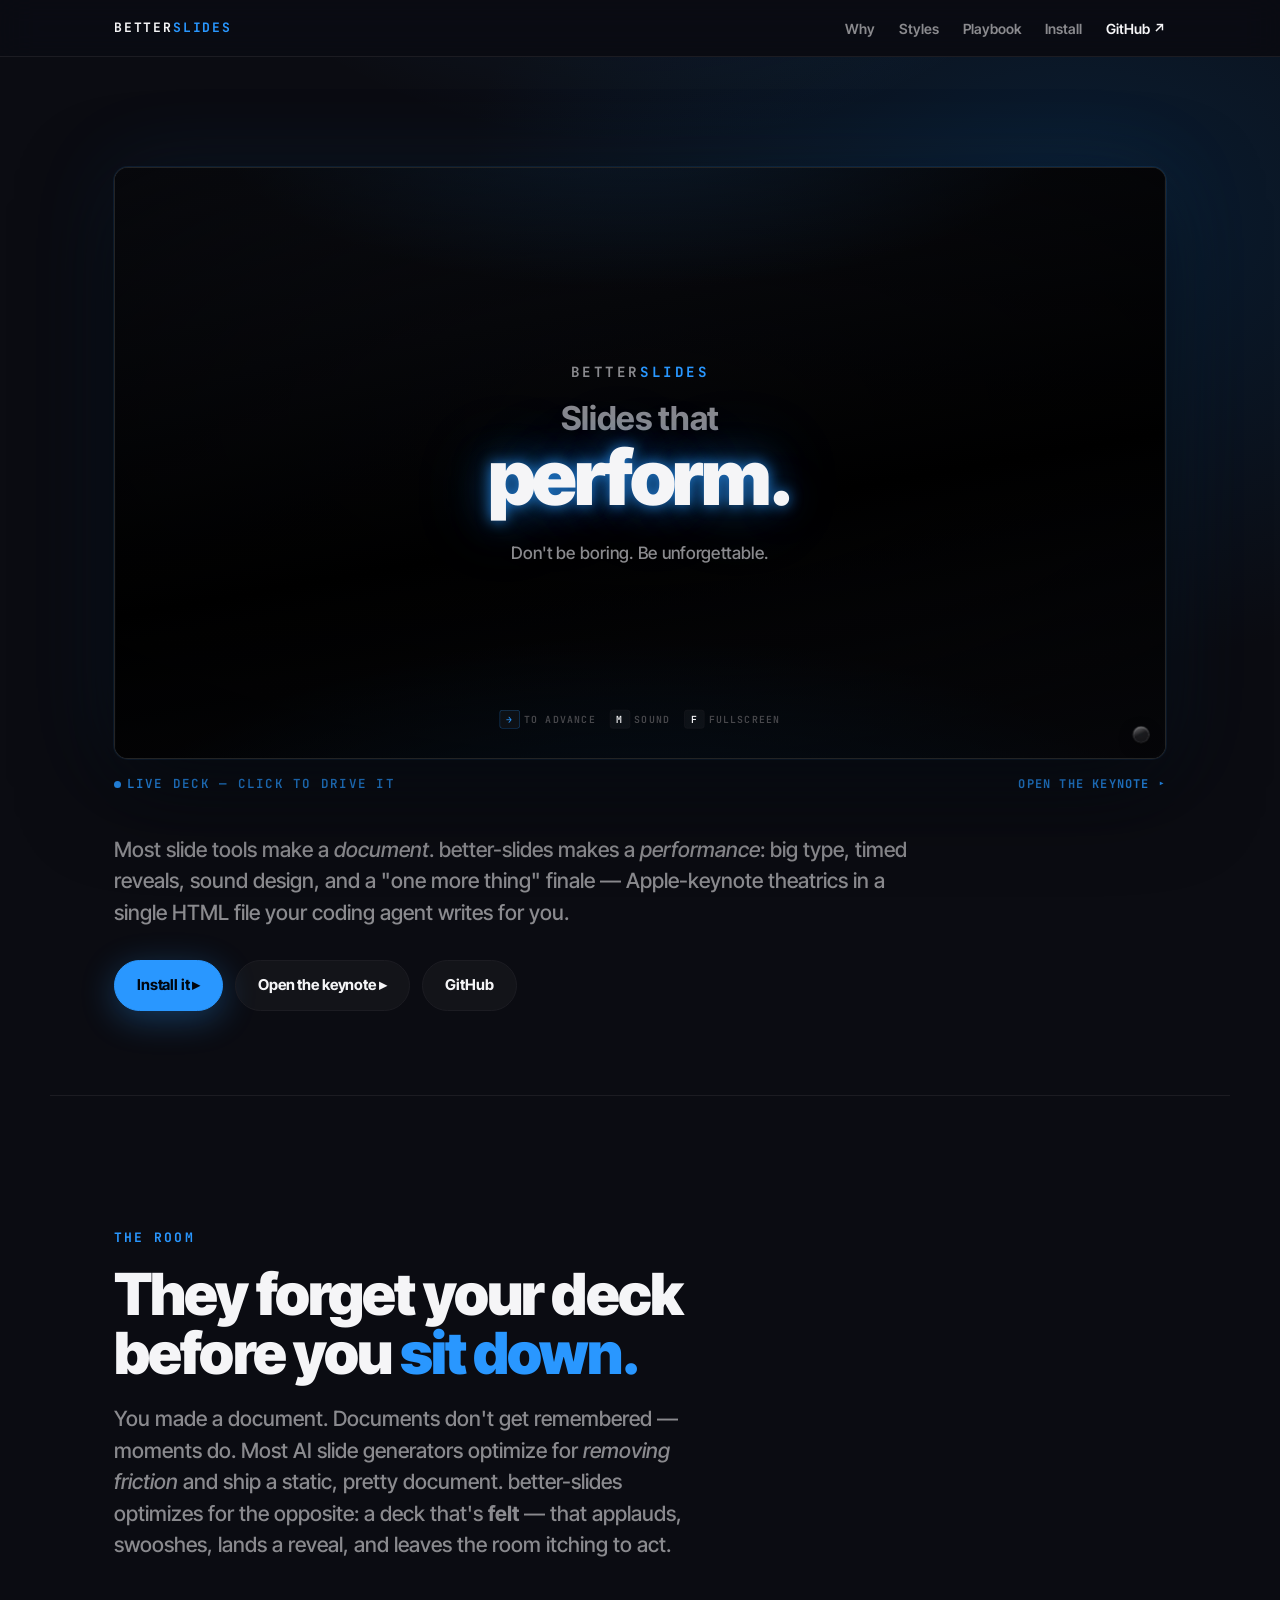
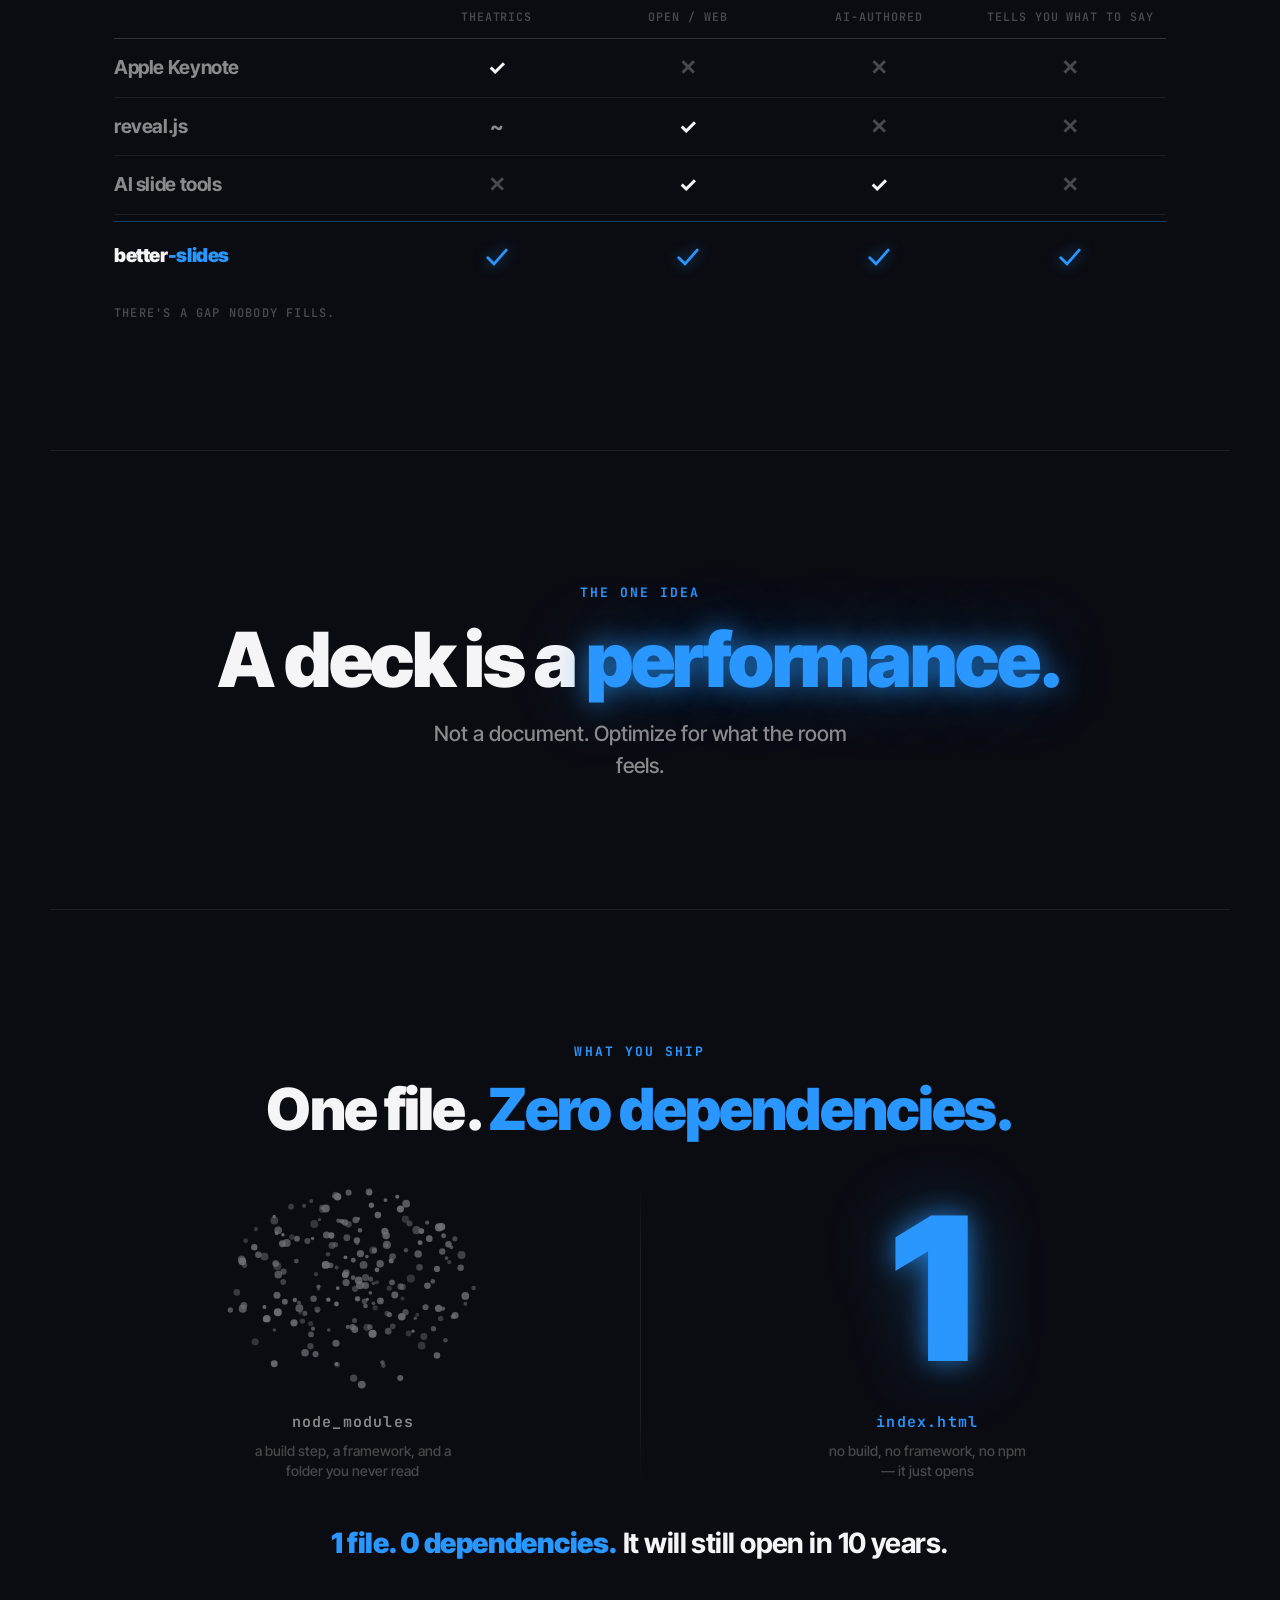
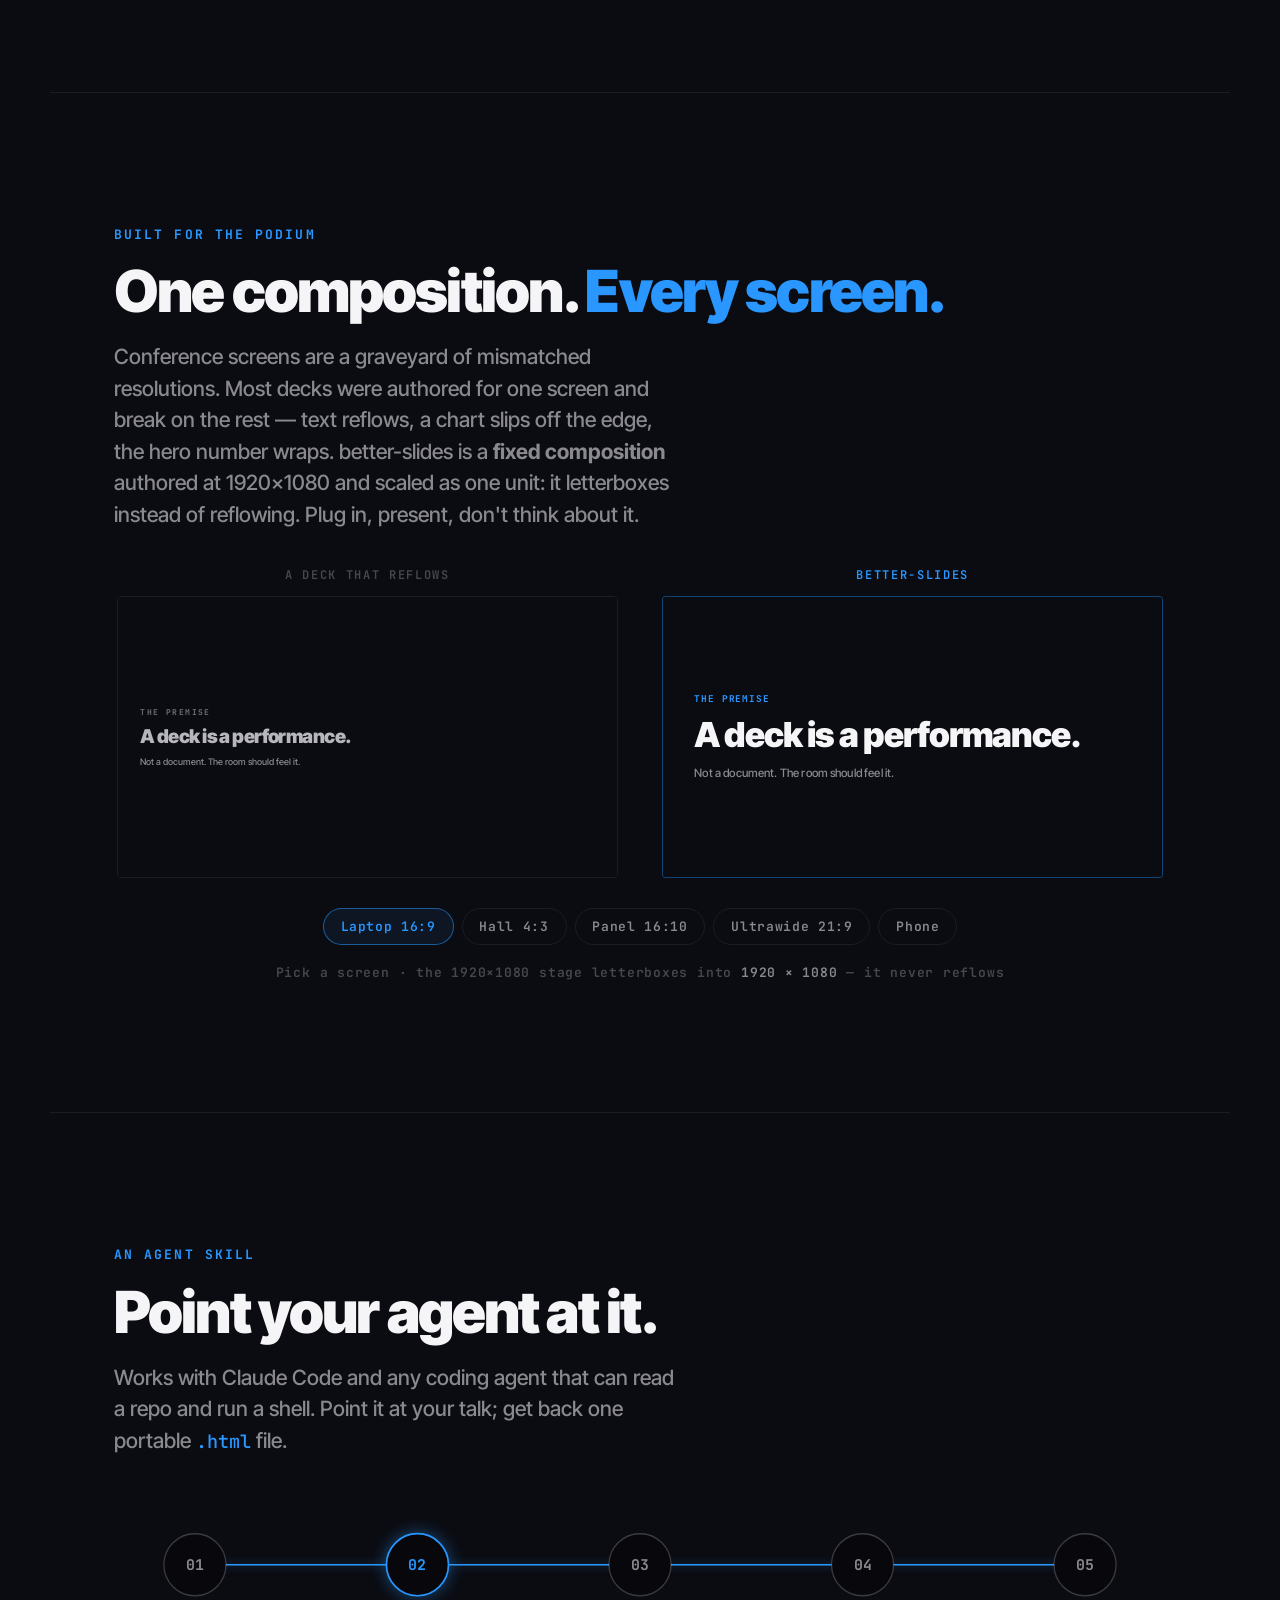
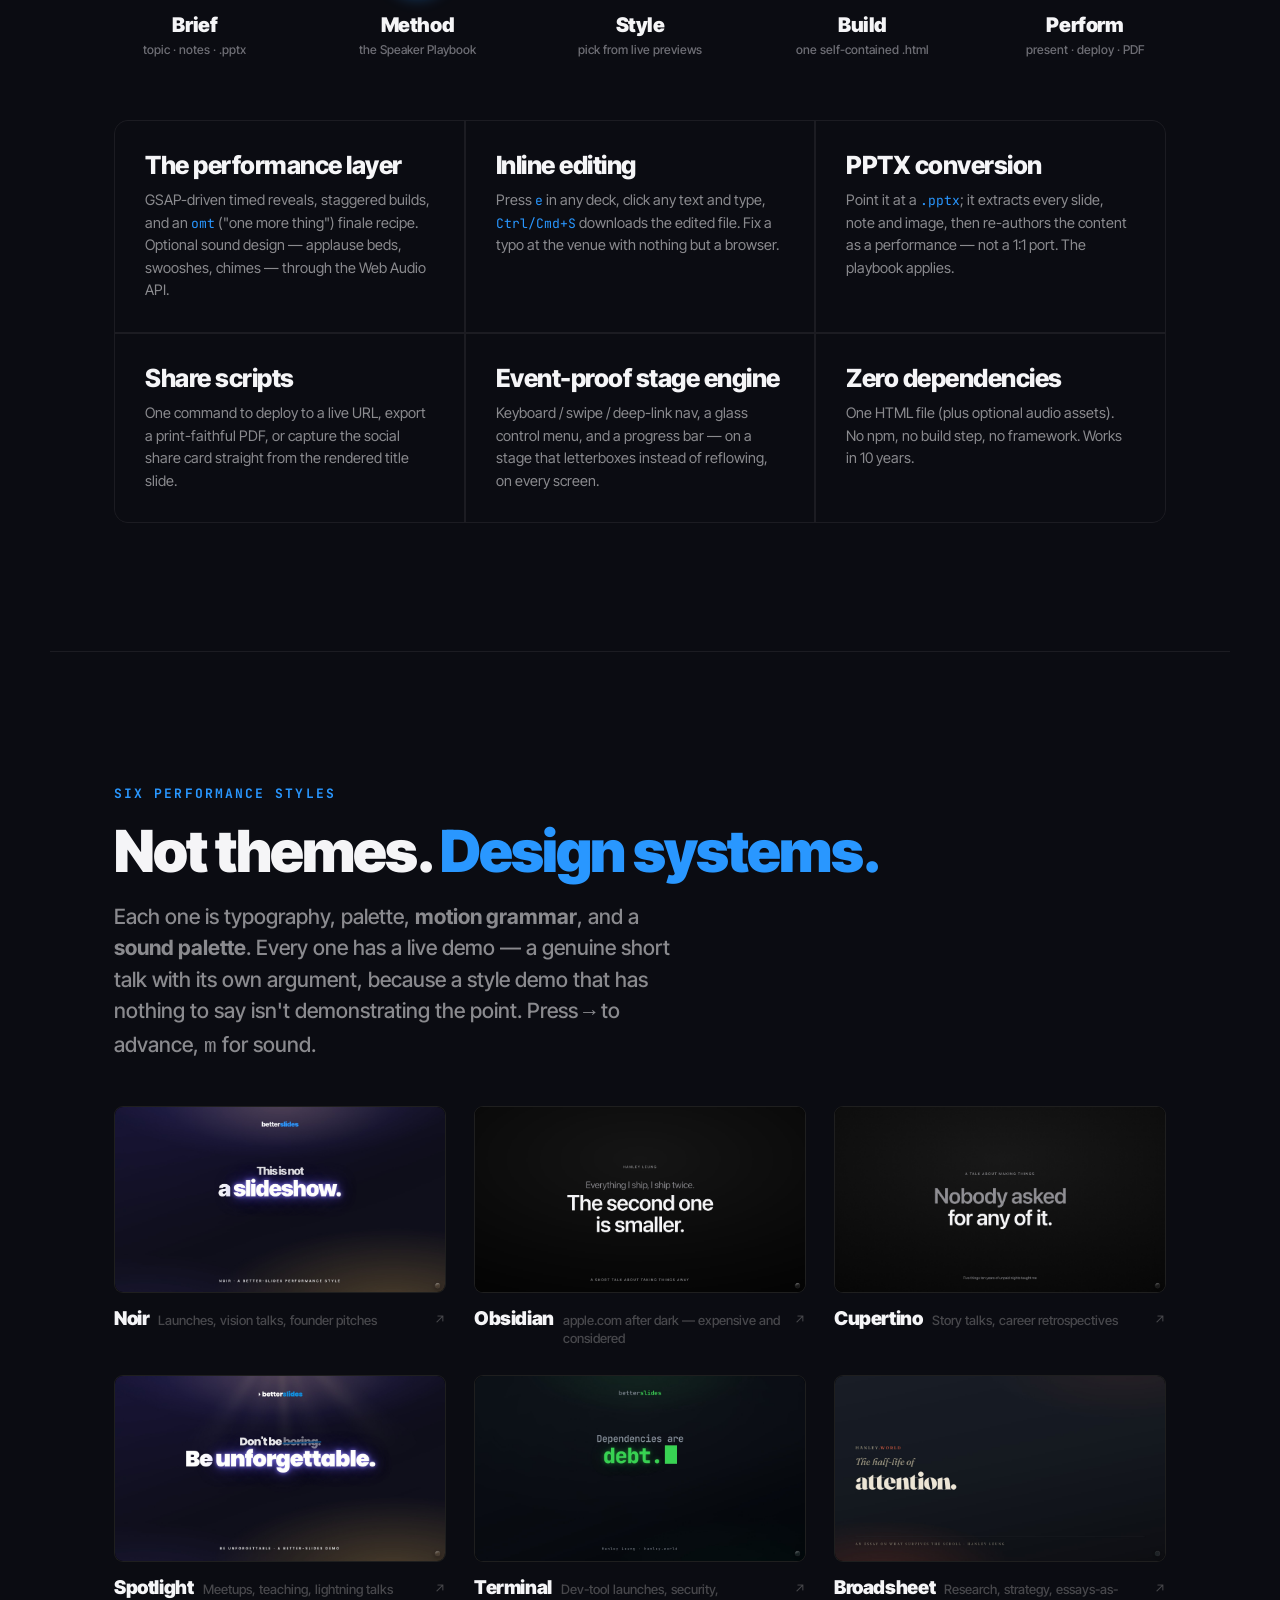
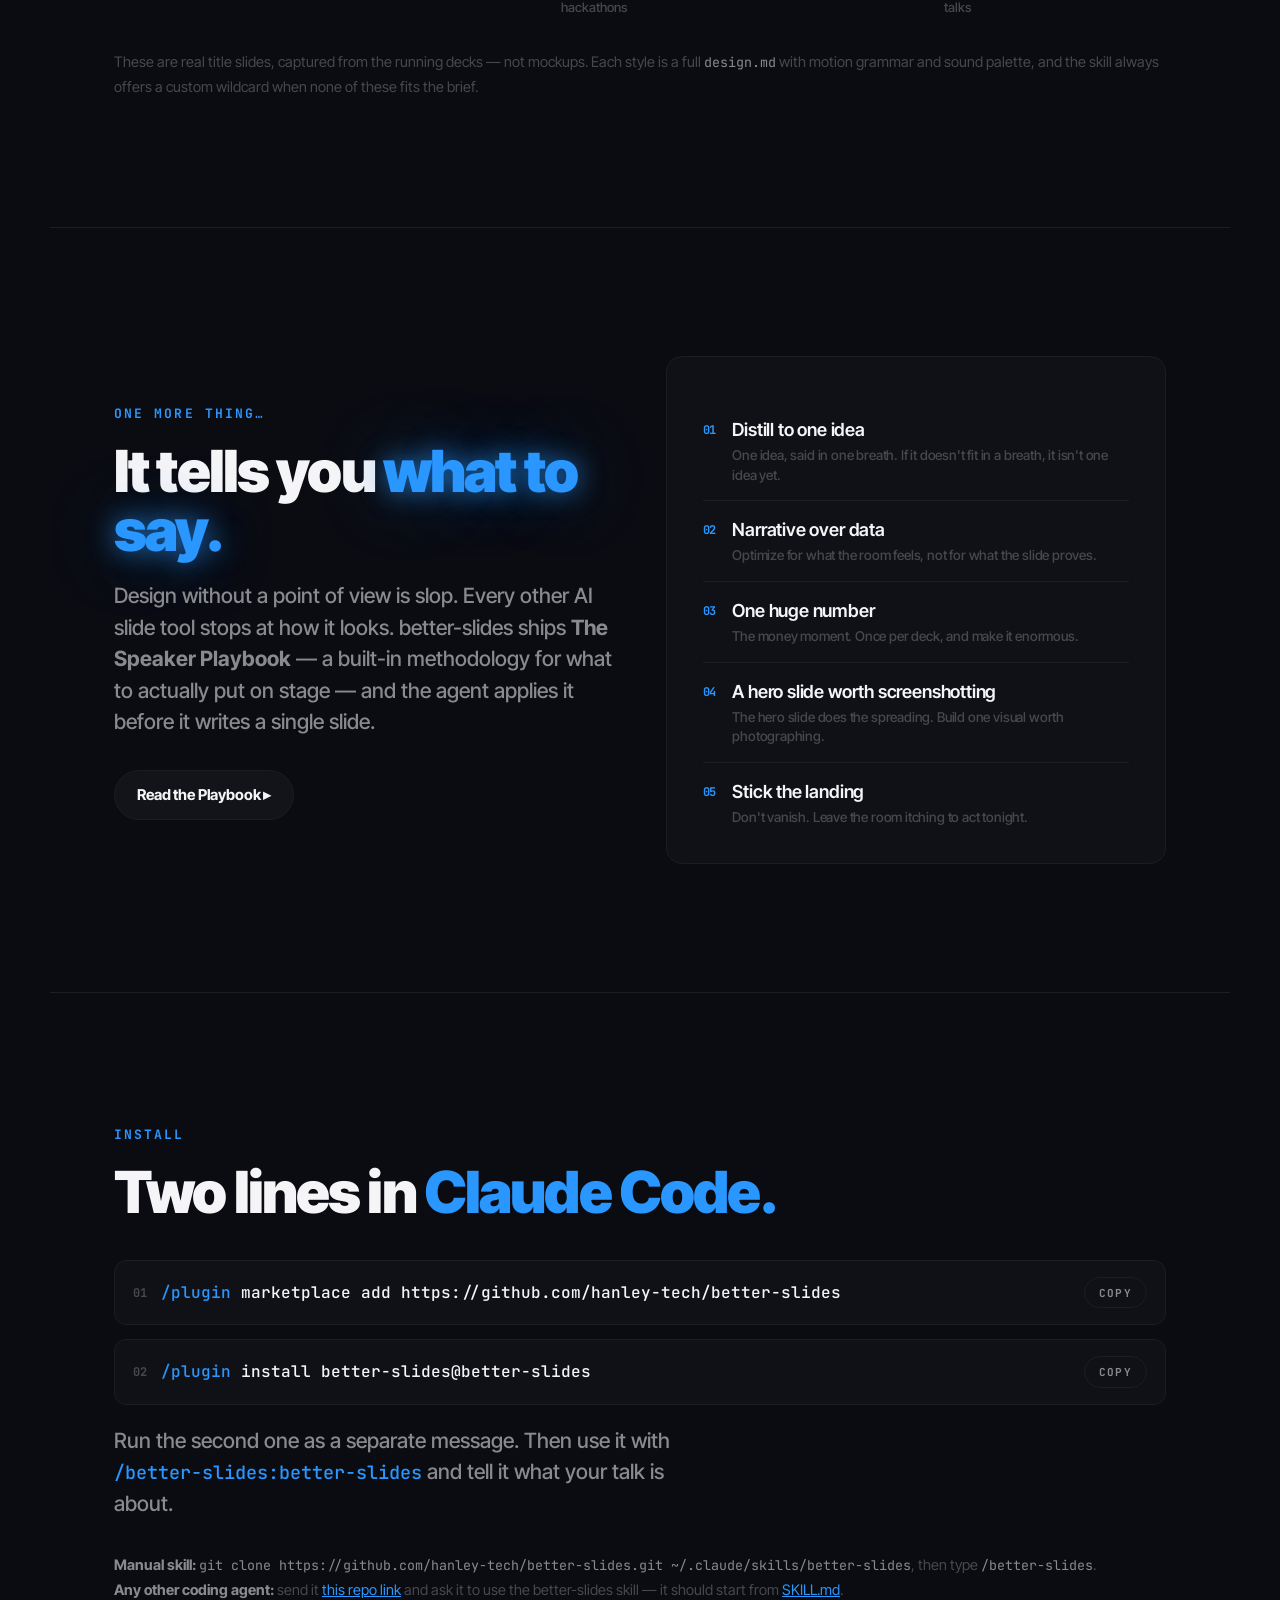
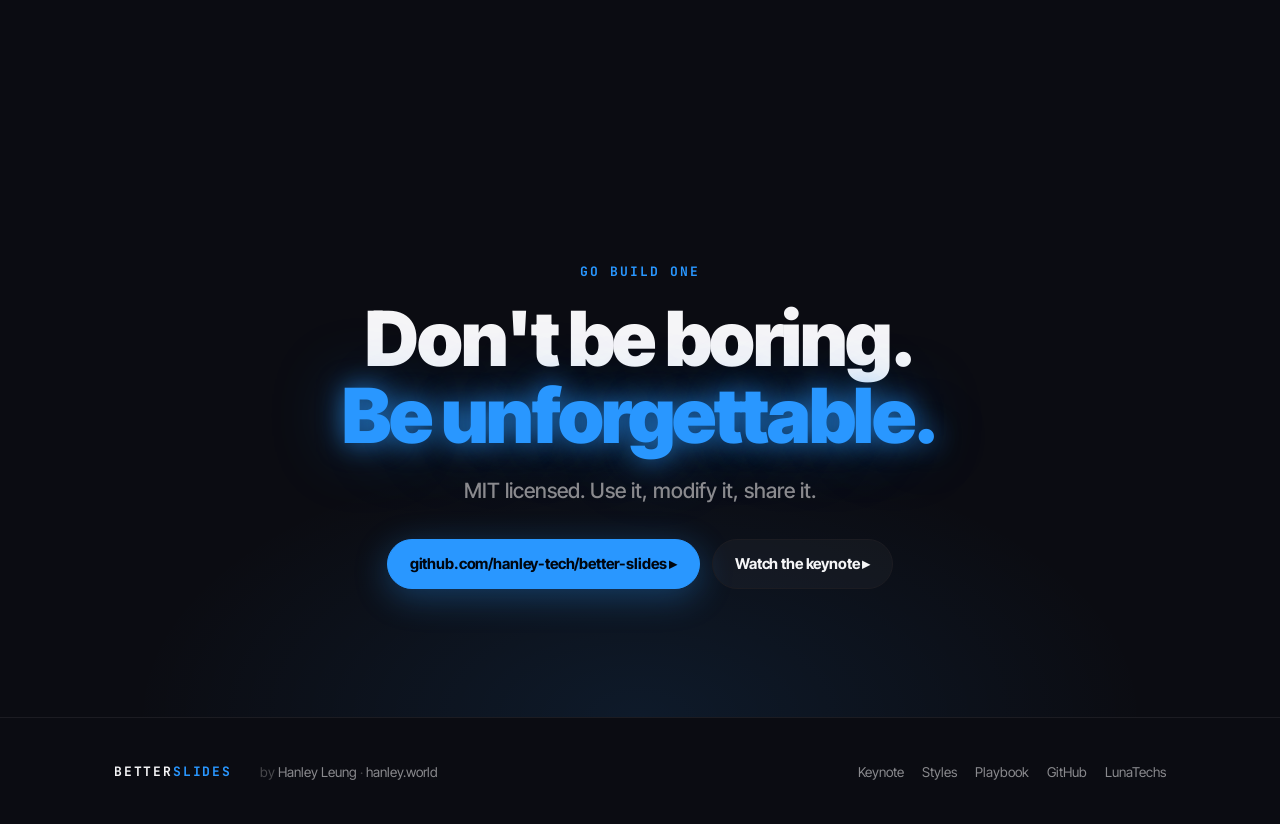
<file: index.html>
<!DOCTYPE html>
<html lang="en">
<head>
<meta charset="UTF-8">
<meta name="viewport" content="width=device-width, initial-scale=1">
<title>better-slides — slides that perform</title>
<meta name="description" content="Apple-keynote theatrics in a single HTML file your coding agent writes for you. Big type, timed reveals, sound design, an event-proof fixed stage — and a built-in playbook that tells you what to say.">
<link rel="canonical" href="https://hanley-tech.github.io/better-slides/">
<meta name="theme-color" content="#0B0C12">
<!-- Open Graph -->
<meta property="og:type" content="website">
<meta property="og:site_name" content="better-slides">
<meta property="og:url" content="https://hanley-tech.github.io/better-slides/">
<meta property="og:title" content="better-slides — slides that perform">
<meta property="og:description" content="Most slide tools make a document. This one makes a performance. One HTML file, zero dependencies, written by your coding agent.">
<meta property="og:image" content="https://hanley-tech.github.io/better-slides/og.jpg">
<meta property="og:image:type" content="image/jpeg">
<meta property="og:image:width" content="1280">
<meta property="og:image:height" content="720">
<!-- Twitter -->
<meta name="twitter:card" content="summary_large_image">
<meta name="twitter:title" content="better-slides — slides that perform">
<meta name="twitter:description" content="Most slide tools make a document. This one makes a performance. One HTML file, zero dependencies, written by your coding agent.">
<meta name="twitter:image" content="https://hanley-tech.github.io/better-slides/og.jpg">

<!-- inline favicon — keeps the page a single self-contained file, no extra request -->
<link rel="icon" href="data:image/svg+xml,%3Csvg xmlns='http://www.w3.org/2000/svg' viewBox='0 0 32 32'%3E%3Crect width='32' height='32' rx='7' fill='%230B0C12'/%3E%3Crect x='6' y='9' width='20' height='13' rx='2' fill='none' stroke='%232997FF' stroke-width='2.4'/%3E%3Cpath d='M12 25h8' stroke='%232997FF' stroke-width='2.4' stroke-linecap='round'/%3E%3C/svg%3E">
<link rel="preconnect" href="https://fonts.googleapis.com">
<link rel="preconnect" href="https://fonts.gstatic.com" crossorigin>
<link href="https://fonts.googleapis.com/css2?family=Inter+Tight:wght@400;500;600;700;800;900&family=JetBrains+Mono:wght@500;600;700&display=swap" rel="stylesheet">

<style>
/* ════════════════════════════════════════════════════════════════
   THEME · Noir — black stage, white light, one accent.
   performance-styles/noir/design.md
   ════════════════════════════════════════════════════════════════ */
:root{
  --ink:#F5F5F7; --muted:#8A8A8E; --hint:#48484C;
  --bg:#0B0C12; --black:#000000;
  --blue:#2997FF; --cyan:#5AC8FA; --deep:#0A2540;
  --line:#1C1C22;
  --mono:"Inter Tight","Helvetica Neue",-apple-system,Arial,sans-serif;
  --code:"JetBrains Mono","SF Mono",ui-monospace,Menlo,monospace;
  --pad:clamp(20px,5vw,72px);
  --maxw:1180px;
}
*{box-sizing:border-box;margin:0;padding:0}
html{scroll-behavior:smooth;-webkit-text-size-adjust:100%}
body{font-family:var(--mono);color:var(--ink);background:var(--bg);
  -webkit-font-smoothing:antialiased;overflow-x:hidden;line-height:1.5}
img,svg,iframe{max-width:100%}
a{color:var(--blue)}
::selection{background:rgba(41,151,255,.3)}
:focus-visible{outline:2px solid var(--blue);outline-offset:3px;border-radius:4px}

.wrap{max-width:var(--maxw);margin:0 auto;padding-inline:var(--pad)}
section{padding-block:clamp(64px,10vw,132px);position:relative}
.hr{border:0;border-top:1px solid var(--line);max-width:var(--maxw);margin:0 auto}

/* ── type ladder ─────────────────────────────────────────── */
.badge{display:inline-block;font-family:var(--code);font-weight:700;letter-spacing:.16em;
  text-transform:uppercase;font-size:clamp(10px,1.6vw,13px);color:var(--blue);margin-bottom:18px}
h1{font-size:clamp(44px,8.4vw,104px);line-height:.94;font-weight:900;letter-spacing:-.035em}
h2{font-size:clamp(30px,4.6vw,58px);line-height:1.02;font-weight:900;letter-spacing:-.032em}
h3{font-size:clamp(19px,2.2vw,25px);line-height:1.15;font-weight:800;letter-spacing:-.02em}
.sub{font-size:clamp(16px,1.9vw,21px);font-weight:500;line-height:1.5;color:var(--muted);
  margin-top:20px;max-width:44ch}
.tiny{font-family:var(--code);font-size:12px;font-weight:600;letter-spacing:.1em;
  text-transform:uppercase;color:var(--hint)}
.hl{color:var(--blue)}
.glow{text-shadow:0 0 26px rgba(41,151,255,.7),0 0 70px rgba(41,151,255,.35)}

/* ── skip link ───────────────────────────────────────────── */
.skip{position:absolute;left:-9999px;top:8px;z-index:99;background:var(--blue);color:#000;
  padding:10px 16px;border-radius:8px;font-weight:700;font-size:14px}
.skip:focus{left:12px}

/* ── nav ─────────────────────────────────────────────────── */
.topbar{position:sticky;top:0;z-index:20;background:rgba(11,12,18,.72);
  -webkit-backdrop-filter:blur(18px) saturate(180%);backdrop-filter:blur(18px) saturate(180%);
  border-bottom:1px solid var(--line)}
.topbar .wrap{display:flex;align-items:center;gap:16px;height:56px}
.wm{font-family:var(--code);font-weight:700;font-size:13px;letter-spacing:.14em;
  text-transform:uppercase;color:var(--ink);text-decoration:none;white-space:nowrap}
.wm b{color:var(--blue)}
.topbar nav{margin-left:auto;display:flex;align-items:center;gap:clamp(12px,2vw,24px)}
.topbar nav a{font-size:14px;font-weight:600;color:var(--muted);text-decoration:none;transition:color .2s}
.topbar nav a:hover{color:var(--ink)}
.topbar nav a.gh{color:var(--ink)}
@media (max-width:640px){.topbar nav a.hide-s{display:none}}

/* ── buttons ─────────────────────────────────────────────── */
.btn{display:inline-flex;align-items:center;gap:.6ch;font-family:var(--mono);font-weight:700;
  font-size:15px;letter-spacing:-.01em;text-decoration:none;padding:13px 22px;border-radius:999px;
  border:1px solid var(--line);color:var(--ink);background:rgba(255,255,255,.03);
  transition:transform .25s cubic-bezier(.2,1,.3,1),background .25s,border-color .25s;cursor:pointer}
.btn:hover{transform:translateY(-2px);border-color:rgba(255,255,255,.28);background:rgba(255,255,255,.07)}
.btn.pri{background:var(--blue);border-color:var(--blue);color:#00060F;
  box-shadow:0 8px 34px rgba(41,151,255,.32)}
.btn.pri:hover{background:#4AA8FF;border-color:#4AA8FF}
.btns{display:flex;flex-wrap:wrap;gap:12px;margin-top:32px}

/* ── HERO ────────────────────────────────────────────────── */
.hero{padding-top:clamp(48px,7vw,80px);padding-bottom:clamp(48px,7vw,84px);overflow:hidden}
.hero::before{content:"";position:absolute;inset:-30% -10% auto -10%;height:150%;z-index:-1;pointer-events:none;
  background:
    radial-gradient(52% 40% at 50% 0%, rgba(41,151,255,.16), transparent 64%),
    radial-gradient(60% 44% at 78% 30%, rgba(10,37,64,.7), transparent 66%)}
.hero .lock{font-family:var(--code);font-weight:700;font-size:clamp(11px,1.7vw,14px);
  letter-spacing:.2em;text-transform:uppercase;color:var(--muted);margin-bottom:22px}
.hero .lock b{color:var(--blue)}
/* The h1 stays in the DOM for SEO + screen readers, but the deck's own title
   slide is the visible headline — see the note on the hero markup. Must not be
   display:none, which would hide it from assistive tech too. */
.sr-only{position:absolute;width:1px;height:1px;padding:0;margin:calc(-1 * 1px);
  overflow:hidden;clip-path:inset(50%);white-space:nowrap;border:0}
.hero .herosub{margin-top:clamp(28px,3.4vw,40px);max-width:62ch}

/* the live deck frame */
.stagebox{margin-top:clamp(20px,2.6vw,30px)}
.frame16{position:relative;aspect-ratio:16/9;width:100%;border-radius:14px;overflow:hidden;
  border:1px solid rgba(255,255,255,.14);background:#000;
  box-shadow:0 30px 90px rgba(0,0,0,.6),0 0 0 1px rgba(41,151,255,.12),
             0 0 90px rgba(41,151,255,.1)}
.frame16 iframe{position:absolute;inset:0;width:100%;height:100%;border:0;display:block}
.framecap{display:flex;flex-wrap:wrap;align-items:center;gap:10px 18px;margin-top:16px}
.framecap .cap{font-family:var(--code);font-size:clamp(10px,1.5vw,12.5px);font-weight:600;
  letter-spacing:.1em;text-transform:uppercase;color:var(--hint);display:flex;align-items:center;
  gap:.7ch;flex-wrap:wrap}
.framecap kbd{font-family:var(--code);font-size:1em;color:var(--ink);border:1px solid var(--line);
  border-radius:5px;padding:.25em .6em;background:rgba(255,255,255,.04)}
.framecap .live{color:var(--blue);display:inline-flex;align-items:center;gap:.7ch}
.dot{width:7px;height:7px;border-radius:50%;background:var(--blue);flex:none;
  box-shadow:0 0 0 0 rgba(41,151,255,.6);animation:pulse 2.4s ease-out infinite}
@keyframes pulse{70%{box-shadow:0 0 0 9px rgba(41,151,255,0)}100%{box-shadow:0 0 0 0 rgba(41,151,255,0)}}
.framecap .open{margin-left:auto;font-family:var(--code);font-size:12px;font-weight:700;
  letter-spacing:.1em;text-transform:uppercase;color:var(--blue);text-decoration:none;white-space:nowrap}
.framecap .open:hover{text-decoration:underline}
@media (max-width:640px){.framecap .open{margin-left:0}}
.nojs{padding:14px 0 0;font-size:14px;color:var(--hint)}

/* ── generic grid ────────────────────────────────────────── */
.two{display:grid;grid-template-columns:1fr 1fr;gap:clamp(28px,4vw,56px);align-items:center}
@media (max-width:860px){.two{grid-template-columns:1fr}}
.lead{max-width:52ch}

/* ── the gap matrix ──────────────────────────────────────── */
/* the matrix is wide by nature: it scrolls inside its own box, never the body.
   A right-edge fade + hint tells narrow screens there's more to see. */
.matrix{margin-top:36px;font-size:clamp(11px,1.5vw,15px);overflow-x:auto;
  scrollbar-width:thin;-webkit-overflow-scrolling:touch}
.mtable{min-width:480px}
.mwrap{position:relative}
.mwrap::after{content:"";position:absolute;top:0;right:0;bottom:0;width:44px;pointer-events:none;
  background:linear-gradient(90deg,transparent,var(--bg));opacity:0;transition:opacity .3s}
.mwrap.more::after{opacity:1}
.mhint{display:none;font-family:var(--code);font-size:10.5px;font-weight:600;letter-spacing:.1em;
  text-transform:uppercase;color:var(--hint);margin-top:12px}
.mwrap.more .mhint{display:block}
.mrow{display:grid;grid-template-columns:1.5fr repeat(4,1fr);align-items:center;
  border-bottom:1px solid var(--line);padding:13px 0}
.mrow.mhead{border-bottom-color:rgba(255,255,255,.16)}
.mrow.mhead span{font-family:var(--code);font-weight:600;letter-spacing:.08em;text-transform:uppercase;
  color:var(--hint);font-size:.78em;text-align:center;line-height:1.3}
.mrow.mhead .mlab{text-align:left}
.mrow.us{border-bottom:none;border-top:1px solid rgba(41,151,255,.35);margin-top:6px;padding-top:18px}
.mlab{font-weight:700;font-size:1.28em;letter-spacing:-.02em;color:var(--muted)}
.us .mlab{color:var(--ink);font-weight:900}
.us .mlab b{color:var(--blue);font-weight:900}
.mk{text-align:center;font-weight:700;font-size:1.4em;color:var(--hint)}
.mk.y{color:var(--ink)}
.mk.p{color:var(--muted)}
.mk svg{width:clamp(16px,2.4vw,26px);height:auto;display:inline-block;vertical-align:middle;overflow:visible}
.ck{fill:none;stroke:var(--blue);stroke-width:2.6;stroke-linecap:round;stroke-linejoin:round;
  filter:drop-shadow(0 0 6px rgba(41,151,255,.6))}

/* ── 1 file / 0 dependencies ─────────────────────────────── */
.mass{display:flex;align-items:center;justify-content:center;gap:clamp(18px,4vw,48px);width:100%}
.mcol{flex:1;display:flex;flex-direction:column;align-items:center;text-align:center;max-width:46%}
.mrule{width:1px;align-self:stretch;background:linear-gradient(180deg,transparent,var(--line) 22%,var(--line) 78%,transparent)}
.swarm,.massnum{height:clamp(120px,20vw,210px);display:flex;align-items:center;justify-content:center}
.swarm{width:100%;max-width:300px;display:block;overflow:visible}
.swarm circle{fill:#6E6E75}
.massnum .num{font-size:clamp(90px,17vw,200px);font-weight:900;line-height:.82;letter-spacing:-.05em}
.mcap{font-family:var(--code);font-size:clamp(11px,1.5vw,15px);font-weight:600;letter-spacing:.08em;
  color:var(--muted);margin-top:18px}
.mcap.on{color:var(--blue)}
.msub{font-size:clamp(11px,1.4vw,14px);font-weight:500;color:var(--hint);margin-top:8px;
  max-width:26ch;line-height:1.45}
.massfoot{margin-top:40px;text-align:center;font-size:clamp(16px,2.4vw,28px);font-weight:700;
  color:var(--ink);letter-spacing:-.02em}
.massfoot b{color:var(--blue);font-weight:900}

/* ── event-proof screens ─────────────────────────────────── */
.screens{display:grid;grid-template-columns:1fr 1fr;gap:clamp(16px,3vw,44px);
  margin-top:36px;justify-items:center;align-items:start}
@media (max-width:640px){.screens{grid-template-columns:1fr;gap:28px}}
.scol{display:flex;flex-direction:column;align-items:center;gap:12px;width:100%}
.scap{font-family:var(--code);font-size:clamp(9px,1.4vw,12px);font-weight:600;letter-spacing:.14em;
  text-transform:uppercase;color:var(--hint);text-align:center}
.scap.on{color:var(--blue)}
.sbox{width:100%;height:clamp(150px,22vw,300px);display:flex;align-items:center;justify-content:center}
.frame{position:relative;background:#000;border:1px solid var(--line);overflow:hidden;border-radius:4px}
.frame.good{border-color:rgba(41,151,255,.45)}
.ministage{position:absolute;top:50%;left:50%;width:480px;height:270px;
  transform:translate(-50%,-50%) scale(var(--ms,1));transform-origin:center;background:var(--bg);
  display:flex;flex-direction:column;justify-content:center;padding:0 30px;gap:12px}
.reflow{position:absolute;inset:0;background:var(--bg);display:flex;flex-direction:column;
  justify-content:center;padding:0 22px;gap:10px;overflow:hidden}
.mk-k{font-family:var(--code);font-size:9px;font-weight:700;letter-spacing:.18em;
  text-transform:uppercase;color:var(--blue)}
.reflow .mk-k{color:#6E6E75;font-size:8px}
.mk-h{font-size:33px;font-weight:900;line-height:.94;letter-spacing:-.03em;color:var(--ink);white-space:nowrap}
.reflow .mk-h{white-space:normal;color:#B6B6BC;font-size:19px}
.mk-s{font-size:11px;font-weight:500;color:var(--muted);white-space:nowrap}
.reflow .mk-s{white-space:normal;font-size:9px}
.rchips{display:flex;justify-content:center;gap:8px;margin-top:30px;flex-wrap:wrap}
.rchip{font-family:var(--code);font-size:clamp(10px,1.4vw,13px);font-weight:600;letter-spacing:.05em;
  color:var(--muted);background:transparent;border:1px solid var(--line);border-radius:999px;
  padding:.7em 1.3em;cursor:pointer;transition:.25s ease}
.rchip:hover{color:var(--ink);border-color:rgba(255,255,255,.28)}
.rchip.on{color:var(--blue);border-color:rgba(41,151,255,.55);background:rgba(41,151,255,.07)}
.dims{margin-top:18px;text-align:center;font-family:var(--code);font-size:clamp(10px,1.4vw,13px);
  font-weight:600;letter-spacing:.06em;color:var(--hint);line-height:1.6}
.dims b{color:var(--muted);font-weight:600}

/* ── flow ────────────────────────────────────────────────── */
.flowwrap{margin-top:44px;overflow-x:auto}
.flowwrap svg{width:100%;min-width:760px;height:auto;display:block;overflow:visible}
.fl-track{fill:none;stroke:var(--line);stroke-width:2}
.fl-live{fill:none;stroke:var(--blue);stroke-width:2;filter:drop-shadow(0 0 6px rgba(41,151,255,.5))}
.fl-ring{fill:#08080C;stroke:rgba(255,255,255,.2);stroke-width:2}
.fl-ring.key{stroke:var(--blue);stroke-width:2.5;filter:drop-shadow(0 0 12px rgba(41,151,255,.45))}
.fl-n{font:700 22px var(--code);fill:#8A8A8E;text-anchor:middle}
.fl-n.key{fill:#2997FF}
.fl-t{font:900 30px var(--mono);fill:#F5F5F7;text-anchor:middle;letter-spacing:-.02em}
.fl-d{font:500 18px var(--mono);fill:#6E6E75;text-anchor:middle}
/* the flow, stacked, on a phone */
.flowlist{display:none;margin-top:34px;flex-direction:column;gap:2px}
.flowlist li{list-style:none;display:grid;grid-template-columns:auto 1fr;gap:16px;
  padding:16px 0;border-bottom:1px solid var(--line)}
.flowlist li:last-child{border-bottom:0}
.flowlist .n{font-family:var(--code);font-weight:700;font-size:13px;color:var(--hint);padding-top:3px}
.flowlist li.key .n{color:var(--blue)}
.flowlist .t{font-weight:800;font-size:18px;letter-spacing:-.02em}
.flowlist .d{font-size:13.5px;color:var(--hint);margin-top:2px}
@media (max-width:760px){.flowwrap{display:none}.flowlist{display:flex}}

/* ── style cards ─────────────────────────────────────────── */
.sgrid{display:grid;grid-template-columns:repeat(3,1fr);gap:clamp(16px,2.4vw,28px);margin-top:44px}
@media (max-width:900px){.sgrid{grid-template-columns:repeat(2,1fr)}}
@media (max-width:560px){.sgrid{grid-template-columns:1fr}}
.scard{display:flex;flex-direction:column;gap:12px;text-decoration:none;color:inherit;
  transition:transform .3s cubic-bezier(.2,1,.3,1)}
.scard:hover,.scard:focus-visible{transform:translateY(-6px)}
.scard:focus-visible{outline:2px solid var(--blue);outline-offset:8px;border-radius:10px}
.scard .shot{position:relative;aspect-ratio:16/9;border-radius:9px;overflow:hidden;
  border:1px solid rgba(255,255,255,.12);background:#000;transition:border-color .3s}
.scard:hover .shot,.scard:focus-visible .shot{border-color:rgba(255,255,255,.4)}
.scard .shot img{position:absolute;inset:0;width:100%;height:100%;object-fit:cover;display:block}
.smeta{display:flex;align-items:baseline;gap:1ch}
.smeta b{font-size:19px;font-weight:900;letter-spacing:-.02em;color:var(--ink);transition:color .25s}
.scard:hover .smeta b,.scard:focus-visible .smeta b{color:var(--blue)}
.smeta i{flex:1;font-style:normal;font-size:13px;font-weight:500;color:var(--hint);line-height:1.35}
.smeta em{font-style:normal;font-size:13px;color:var(--hint);transition:.25s}
.scard:hover .smeta em{color:var(--blue);transform:translate(2px,-2px)}

/* ── playbook ────────────────────────────────────────────── */
.pbox{border:1px solid var(--line);border-radius:16px;padding:clamp(22px,3vw,36px);
  background:rgba(255,255,255,.02)}
.plist{display:flex;flex-direction:column;gap:0;margin-top:8px}
.plist li{list-style:none;display:grid;grid-template-columns:auto 1fr;gap:16px;
  padding:15px 0;border-bottom:1px solid var(--line);font-size:clamp(15px,1.8vw,18px);
  font-weight:600;letter-spacing:-.01em}
.plist li:last-child{border-bottom:0;padding-bottom:0}
.plist .n{font-family:var(--code);font-size:12px;font-weight:700;color:var(--blue);padding-top:5px}
.plist span.d{display:block;font-size:13.5px;font-weight:500;color:var(--hint);margin-top:3px;line-height:1.45}

/* ── features ────────────────────────────────────────────── */
.fgrid{display:grid;grid-template-columns:repeat(3,1fr);gap:2px;margin-top:44px;
  border:1px solid var(--line);border-radius:14px;overflow:hidden;background:var(--line)}
@media (max-width:860px){.fgrid{grid-template-columns:1fr}}
.fcell{background:var(--bg);padding:clamp(22px,2.6vw,30px)}
.fcell h3{margin-bottom:10px}
.fcell p{font-size:14.5px;color:var(--muted);line-height:1.55}
.fcell code{font-family:var(--code);font-size:.9em;color:var(--blue)}

/* ── install ─────────────────────────────────────────────── */
.cmds{display:flex;flex-direction:column;gap:14px;margin-top:38px}
.cmd{display:flex;align-items:center;gap:14px;border:1px solid var(--line);border-radius:12px;
  padding:16px 18px;background:rgba(255,255,255,.02)}
@media (max-width:640px){.cmd{flex-wrap:wrap;gap:10px}.cmd code{width:100%;order:2}.cmd .cpy{order:3;margin-left:auto}}
.cmd .cn{font-family:var(--code);font-size:12px;font-weight:700;color:var(--hint);flex:none}
.cmd code{flex:1;min-width:0;font-family:var(--code);font-size:clamp(11px,1.6vw,16px);font-weight:500;
  color:var(--ink);white-space:nowrap;overflow-x:auto;overflow-y:hidden;
  scrollbar-width:none;-webkit-overflow-scrolling:touch}
.cmd code::-webkit-scrollbar{display:none}
.cmd code .p{color:var(--blue)}
.cpy{flex:none;font-family:var(--code);font-size:11px;font-weight:700;letter-spacing:.1em;
  text-transform:uppercase;color:var(--muted);background:transparent;border:1px solid var(--line);
  border-radius:999px;padding:.7em 1.3em;cursor:pointer;transition:.2s;min-width:9ch}
.cpy:hover{color:var(--ink);border-color:rgba(255,255,255,.3)}
.cpy.done{color:var(--blue);border-color:rgba(41,151,255,.5)}
.inl{font-family:var(--code);font-size:.88em;color:var(--blue)}
.alt{margin-top:34px;font-size:14.5px;color:var(--hint);line-height:1.7}
.alt code{font-family:var(--code);color:var(--muted);font-size:.92em}

/* ── final CTA ───────────────────────────────────────────── */
.finale{text-align:center;background:
  radial-gradient(60% 70% at 50% 100%, rgba(41,151,255,.1), transparent 66%)}
.finale .sub{margin-left:auto;margin-right:auto}
.finale .btns{justify-content:center}

/* ── footer ──────────────────────────────────────────────── */
footer{border-top:1px solid var(--line);padding-block:44px}
.foot{display:flex;flex-wrap:wrap;gap:14px 28px;align-items:center;
  font-size:13.5px;color:var(--hint)}
.foot a{color:var(--muted);text-decoration:none}
.foot a:hover{color:var(--blue)}
.foot .r{margin-left:auto;display:flex;flex-wrap:wrap;gap:18px}
@media (max-width:640px){.foot .r{margin-left:0}}

/* ── scroll reveal (IntersectionObserver; JS-off = final state) ── */
.js .rv{opacity:0;transform:translateY(22px)}
.js .rv.in{opacity:1;transform:none;transition:opacity .7s cubic-bezier(.2,1,.3,1),transform .7s cubic-bezier(.2,1,.3,1)}
.js .rv.d1.in{transition-delay:.08s}
.js .rv.d2.in{transition-delay:.16s}
.js .rv.d3.in{transition-delay:.24s}

@media (prefers-reduced-motion: reduce){
  html{scroll-behavior:auto}
  .js .rv,.js .rv.in{opacity:1!important;transform:none!important;transition:none!important}
  .dot{animation:none}
  .scard:hover,.btn:hover{transform:none}
  *{scroll-behavior:auto!important}
}
@media print{
  .topbar,.frame16,.btns{display:none!important}
  body{background:#fff;color:#000}
}
</style>
</head>
<body>
<a class="skip" href="#main">Skip to content</a>

<header class="topbar">
  <div class="wrap">
    <a class="wm" href="#top">better<b>slides</b></a>
    <nav>
      <a href="#why" class="hide-s">Why</a>
      <a href="#styles" class="hide-s">Styles</a>
      <a href="#playbook" class="hide-s">Playbook</a>
      <a href="#install">Install</a>
      <a class="gh" href="https://github.com/hanley-tech/better-slides" target="_blank" rel="noopener">GitHub ↗</a>
    </nav>
  </div>
</header>

<main id="main">

<!-- ═══ HERO — the deck IS the hero, performing, in place ═══
     Deliberately no big headline above the frame: the deck's own title slide
     already delivers "Slides that perform. / Don't be boring. Be unforgettable."
     at full size. Rendering those lines as page text too made the page say the
     same thing twice, back to back, in the same typeface. The h1 below stays in
     the DOM for SEO and no-JS, visually hidden. Same reason the caption carries
     no →/M/F hints — the deck shows those on its own title slide. ═══ -->
<section class="hero" id="top">
  <div class="wrap">
    <h1 class="sr-only">better-slides — slides that perform. Don't be boring. Be unforgettable.</h1>

    <div class="stagebox">
      <div class="frame16">
        <iframe id="deckframe" src="keynote/" title="better-slides — the Noir keynote deck, live and drivable"
                tabindex="-1" scrolling="no"></iframe>
      </div>
      <div class="framecap">
        <span class="cap live"><span class="dot"></span>Live deck — click to drive it</span>
        <a class="open" href="keynote/" target="_blank" rel="noopener">Open the keynote ▸</a>
      </div>
      <noscript><p class="nojs"><strong>Slides that perform.</strong> Don't be boring. Be unforgettable. — <a href="keynote/">Open the live keynote ▸</a></p></noscript>
    </div>

    <p class="sub herosub">Most slide tools make a <em>document</em>. better-slides makes a <em>performance</em>: big type, timed reveals, sound design, and a "one more thing" finale — Apple-keynote theatrics in a single HTML file your coding agent writes for you.</p>
    <div class="btns">
      <a class="btn pri" href="#install">Install it ▸</a>
      <a class="btn" href="keynote/" target="_blank" rel="noopener">Open the keynote ▸</a>
      <a class="btn" href="https://github.com/hanley-tech/better-slides" target="_blank" rel="noopener">GitHub</a>
    </div>
  </div>
</section>

<hr class="hr">

<!-- ═══ THE PROBLEM ═══ -->
<section id="why">
  <div class="wrap">
    <div class="rv">
      <span class="badge">the room</span>
      <h2>They forget your deck<br>before you <span class="hl">sit down.</span></h2>
      <p class="sub">You made a document. Documents don't get remembered — moments do. Most AI slide generators optimize for <em>removing friction</em> and ship a static, pretty document. better-slides optimizes for the opposite: a deck that's <strong>felt</strong> — that applauds, swooshes, lands a reveal, and leaves the room itching to act.</p>
    </div>

    <!-- the gap matrix — lifted from the keynote -->
    <div class="mwrap rv d1" id="mwrap">
    <div class="matrix" id="matrix">
      <div class="mtable">
        <div class="mrow mhead"><span class="mlab"></span><span>Theatrics</span><span>Open / web</span><span>AI-authored</span><span>Tells you what to say</span></div>
        <div class="mrow"><span class="mlab">Apple Keynote</span><span class="mk y">✓</span><span class="mk">✕</span><span class="mk">✕</span><span class="mk">✕</span></div>
        <div class="mrow"><span class="mlab">reveal.js</span><span class="mk p">~</span><span class="mk y">✓</span><span class="mk">✕</span><span class="mk">✕</span></div>
        <div class="mrow"><span class="mlab">AI slide tools</span><span class="mk">✕</span><span class="mk y">✓</span><span class="mk y">✓</span><span class="mk">✕</span></div>
        <div class="mrow us">
          <span class="mlab">better<b>-slides</b></span>
          <span class="mk"><svg viewBox="0 0 24 24" aria-label="yes"><path class="ck" d="M3.5 12.6 L9.3 18.4 L20.5 5.6"/></svg></span>
          <span class="mk"><svg viewBox="0 0 24 24" aria-label="yes"><path class="ck" d="M3.5 12.6 L9.3 18.4 L20.5 5.6"/></svg></span>
          <span class="mk"><svg viewBox="0 0 24 24" aria-label="yes"><path class="ck" d="M3.5 12.6 L9.3 18.4 L20.5 5.6"/></svg></span>
          <span class="mk"><svg viewBox="0 0 24 24" aria-label="yes"><path class="ck" d="M3.5 12.6 L9.3 18.4 L20.5 5.6"/></svg></span>
        </div>
      </div>
    </div>
    <p class="mhint">Swipe the table →</p>
    </div>
    <p class="tiny rv d2" style="margin-top:20px">There's a gap nobody fills.</p>
  </div>
</section>

<hr class="hr">

<!-- ═══ THE ONE IDEA ═══ -->
<section>
  <div class="wrap" style="text-align:center">
    <div class="rv">
      <span class="badge">the one idea</span>
      <h2 style="font-size:clamp(34px,6vw,76px)">A deck is a <span class="hl glow">performance.</span></h2>
      <p class="sub" style="margin-left:auto;margin-right:auto;max-width:34ch">Not a document. Optimize for what the room feels.</p>
    </div>
  </div>
</section>

<hr class="hr">

<!-- ═══ 1 FILE, 0 DEPENDENCIES ═══ -->
<section>
  <div class="wrap">
    <div class="rv" style="text-align:center">
      <span class="badge">what you ship</span>
      <h2>One file. <span class="hl">Zero dependencies.</span></h2>
    </div>
    <div class="mass rv d1" style="margin-top:44px">
      <div class="mcol">
        <svg class="swarm" viewBox="0 0 300 220" role="img" aria-label="A dense swarm of hundreds of dependency packages"><circle cx="276.5" cy="110.0" r="2.45" opacity="0.52"/><circle cx="138.4" cy="40.2" r="2.56" opacity="0.81"/><circle cx="152.9" cy="38.8" r="3.48" opacity="0.75"/><circle cx="172.5" cy="70.6" r="2.67" opacity="0.79"/><circle cx="143.0" cy="93.9" r="3.48" opacity="0.66"/><circle cx="253.0" cy="67.3" r="2.02" opacity="0.68"/><circle cx="243.5" cy="71.7" r="3.37" opacity="0.72"/><circle cx="256.7" cy="58.5" r="2.67" opacity="0.58"/><circle cx="185.0" cy="65.2" r="2.10" opacity="0.56"/><circle cx="93.8" cy="131.2" r="4.14" opacity="0.71"/><circle cx="134.1" cy="14.9" r="1.85" opacity="0.55"/><circle cx="68.7" cy="84.6" r="2.80" opacity="0.51"/><circle cx="168.5" cy="100.7" r="2.65" opacity="0.59"/><circle cx="85.1" cy="24.9" r="3.04" opacity="0.49"/><circle cx="99.5" cy="136.6" r="2.65" opacity="0.63"/><circle cx="105.4" cy="171.0" r="3.30" opacity="0.53"/><circle cx="218.3" cy="74.5" r="3.94" opacity="0.75"/><circle cx="91.3" cy="58.4" r="3.01" opacity="0.78"/><circle cx="219.7" cy="88.3" r="3.54" opacity="0.54"/><circle cx="90.6" cy="81.8" r="2.56" opacity="0.62"/><circle cx="184.0" cy="17.9" r="1.99" opacity="0.85"/><circle cx="217.3" cy="137.9" r="2.10" opacity="0.44"/><circle cx="202.1" cy="109.0" r="3.34" opacity="0.48"/><circle cx="57.2" cy="130.0" r="2.06" opacity="0.91"/><circle cx="242.7" cy="45.8" r="4.00" opacity="0.90"/><circle cx="154.2" cy="63.4" r="1.73" opacity="0.54"/><circle cx="152.2" cy="110.9" r="3.30" opacity="0.53"/><circle cx="145.2" cy="43.3" r="3.49" opacity="0.53"/><circle cx="190.0" cy="81.4" r="2.67" opacity="0.89"/><circle cx="212.9" cy="155.2" r="1.71" opacity="0.90"/><circle cx="67.4" cy="35.0" r="1.75" opacity="0.90"/><circle cx="199.5" cy="204.4" r="3.17" opacity="0.77"/><circle cx="144.6" cy="150.8" r="2.24" opacity="0.71"/><circle cx="257.1" cy="138.6" r="3.52" opacity="0.79"/><circle cx="134.0" cy="110.1" r="1.99" opacity="0.91"/><circle cx="221.9" cy="170.4" r="4.02" opacity="0.42"/><circle cx="240.1" cy="46.5" r="4.28" opacity="0.92"/><circle cx="157.3" cy="49.6" r="2.35" opacity="0.80"/><circle cx="205.5" cy="70.4" r="2.31" opacity="0.62"/><circle cx="220.4" cy="62.7" r="2.61" opacity="0.74"/><circle cx="143.6" cy="57.4" r="3.59" opacity="0.63"/><circle cx="170.5" cy="157.9" r="4.26" opacity="0.95"/><circle cx="67.6" cy="39.4" r="4.09" opacity="0.51"/><circle cx="126.4" cy="86.2" r="2.99" opacity="0.71"/><circle cx="167.2" cy="10.4" r="2.95" opacity="0.50"/><circle cx="108.7" cy="121.2" r="3.42" opacity="0.69"/><circle cx="69.1" cy="84.3" r="3.67" opacity="0.60"/><circle cx="150.1" cy="99.2" r="2.48" opacity="0.70"/><circle cx="181.8" cy="191.3" r="2.46" opacity="0.53"/><circle cx="107.6" cy="58.1" r="1.90" opacity="0.83"/><circle cx="205.7" cy="21.7" r="4.07" opacity="0.77"/><circle cx="163.1" cy="107.3" r="3.68" opacity="0.73"/><circle cx="129.8" cy="14.0" r="1.80" opacity="0.47"/><circle cx="179.4" cy="122.7" r="1.92" opacity="0.41"/><circle cx="48.4" cy="48.4" r="2.20" opacity="0.47"/><circle cx="180.9" cy="187.9" r="2.33" opacity="0.65"/><circle cx="228.0" cy="107.7" r="3.45" opacity="0.83"/><circle cx="88.3" cy="146.5" r="1.86" opacity="0.53"/><circle cx="196.4" cy="14.3" r="2.10" opacity="0.91"/><circle cx="113.9" cy="108.5" r="2.25" opacity="0.73"/><circle cx="163.1" cy="128.8" r="2.41" opacity="0.76"/><circle cx="70.7" cy="87.2" r="4.28" opacity="0.44"/><circle cx="94.4" cy="136.3" r="1.71" opacity="0.40"/><circle cx="124.2" cy="122.2" r="2.31" opacity="0.91"/><circle cx="169.3" cy="23.3" r="2.84" opacity="0.87"/><circle cx="262.8" cy="88.8" r="3.42" opacity="0.71"/><circle cx="106.0" cy="158.6" r="2.99" opacity="0.67"/><circle cx="50.9" cy="75.1" r="3.43" opacity="0.75"/><circle cx="133.8" cy="14.5" r="3.90" opacity="0.94"/><circle cx="71.2" cy="135.3" r="4.19" opacity="0.94"/><circle cx="132.7" cy="126.8" r="2.59" opacity="0.89"/><circle cx="121.5" cy="26.8" r="4.18" opacity="0.83"/><circle cx="164.6" cy="151.2" r="3.78" opacity="0.46"/><circle cx="250.0" cy="64.2" r="3.35" opacity="0.79"/><circle cx="71.7" cy="96.0" r="3.97" opacity="0.71"/><circle cx="191.5" cy="77.0" r="3.49" opacity="0.64"/><circle cx="112.7" cy="132.6" r="3.23" opacity="0.53"/><circle cx="244.9" cy="55.3" r="2.58" opacity="0.78"/><circle cx="175.1" cy="91.0" r="2.50" opacity="0.91"/><circle cx="187.9" cy="110.2" r="2.73" opacity="0.41"/><circle cx="106.2" cy="18.9" r="2.15" opacity="0.52"/><circle cx="250.9" cy="82.9" r="2.16" opacity="0.46"/><circle cx="142.8" cy="104.3" r="3.81" opacity="0.73"/><circle cx="150.3" cy="80.9" r="2.56" opacity="0.79"/><circle cx="238.0" cy="90.0" r="3.23" opacity="0.83"/><circle cx="117.7" cy="28.0" r="3.25" opacity="0.46"/><circle cx="244.3" cy="131.6" r="2.28" opacity="0.72"/><circle cx="149.7" cy="151.0" r="3.31" opacity="0.75"/><circle cx="171.1" cy="70.4" r="4.05" opacity="0.43"/><circle cx="122.3" cy="54.5" r="3.76" opacity="0.76"/><circle cx="161.1" cy="85.8" r="4.09" opacity="0.68"/><circle cx="184.7" cy="55.1" r="3.95" opacity="0.83"/><circle cx="132.0" cy="13.1" r="3.93" opacity="0.50"/><circle cx="142.1" cy="77.9" r="2.03" opacity="0.92"/><circle cx="171.5" cy="105.1" r="1.90" opacity="0.54"/><circle cx="263.7" cy="75.3" r="4.19" opacity="0.55"/><circle cx="154.8" cy="121.2" r="2.92" opacity="0.71"/><circle cx="191.6" cy="150.1" r="2.95" opacity="0.52"/><circle cx="168.2" cy="115.1" r="1.94" opacity="0.75"/><circle cx="35.7" cy="128.2" r="3.59" opacity="0.68"/><circle cx="127.3" cy="55.0" r="3.29" opacity="0.93"/><circle cx="166.8" cy="9.3" r="3.55" opacity="0.73"/><circle cx="164.5" cy="77.1" r="1.87" opacity="0.80"/><circle cx="102.2" cy="60.8" r="3.12" opacity="0.61"/><circle cx="113.9" cy="111.0" r="1.87" opacity="0.44"/><circle cx="108.1" cy="152.6" r="2.22" opacity="0.75"/><circle cx="165.0" cy="121.8" r="1.70" opacity="0.86"/><circle cx="163.2" cy="99.0" r="3.70" opacity="0.58"/><circle cx="47.5" cy="166.4" r="3.77" opacity="0.41"/><circle cx="199.9" cy="108.4" r="3.37" opacity="0.64"/><circle cx="193.8" cy="117.3" r="3.66" opacity="0.81"/><circle cx="150.7" cy="204.5" r="3.82" opacity="0.57"/><circle cx="89.1" cy="122.5" r="2.36" opacity="0.88"/><circle cx="221.6" cy="50.4" r="3.00" opacity="0.88"/><circle cx="199.7" cy="27.2" r="3.68" opacity="0.93"/><circle cx="128.0" cy="65.4" r="3.55" opacity="0.58"/><circle cx="178.4" cy="84.5" r="3.90" opacity="0.76"/><circle cx="183.4" cy="50.6" r="3.77" opacity="0.86"/><circle cx="201.9" cy="121.1" r="2.21" opacity="0.41"/><circle cx="46.6" cy="67.2" r="3.33" opacity="0.87"/><circle cx="227.7" cy="41.5" r="2.24" opacity="0.71"/><circle cx="78.6" cy="124.4" r="3.10" opacity="0.81"/><circle cx="76.9" cy="103.7" r="3.00" opacity="0.53"/><circle cx="117.2" cy="25.2" r="2.47" opacity="0.54"/><circle cx="80.6" cy="62.8" r="4.14" opacity="0.71"/><circle cx="110.8" cy="179.3" r="3.19" opacity="0.75"/><circle cx="111.2" cy="95.5" r="2.24" opacity="0.47"/><circle cx="99.8" cy="177.9" r="3.97" opacity="0.75"/><circle cx="97.0" cy="144.6" r="2.74" opacity="0.47"/><circle cx="162.1" cy="123.9" r="2.94" opacity="0.61"/><circle cx="234.3" cy="152.6" r="2.75" opacity="0.65"/><circle cx="246.9" cy="164.7" r="2.41" opacity="0.57"/><circle cx="185.8" cy="136.7" r="2.84" opacity="0.51"/><circle cx="76.1" cy="63.7" r="3.66" opacity="0.83"/><circle cx="28.3" cy="114.6" r="3.48" opacity="0.47"/><circle cx="71.6" cy="49.6" r="4.02" opacity="0.72"/><circle cx="210.6" cy="100.1" r="4.29" opacity="0.42"/><circle cx="201.1" cy="140.2" r="3.93" opacity="0.89"/><circle cx="134.8" cy="39.5" r="2.32" opacity="0.69"/><circle cx="157.8" cy="73.9" r="3.81" opacity="0.78"/><circle cx="37.6" cy="60.5" r="2.50" opacity="0.42"/><circle cx="141.6" cy="41.4" r="3.30" opacity="0.78"/><circle cx="141.9" cy="96.1" r="3.54" opacity="0.94"/><circle cx="209.2" cy="42.5" r="3.17" opacity="0.52"/><circle cx="85.9" cy="56.6" r="2.84" opacity="0.41"/><circle cx="216.5" cy="49.4" r="4.24" opacity="0.57"/><circle cx="145.4" cy="10.1" r="3.18" opacity="0.74"/><circle cx="167.7" cy="150.9" r="2.86" opacity="0.64"/><circle cx="239.6" cy="131.4" r="3.73" opacity="0.86"/><circle cx="205.0" cy="135.4" r="3.30" opacity="0.63"/><circle cx="124.6" cy="154.0" r="1.89" opacity="0.60"/><circle cx="58.5" cy="142.5" r="3.01" opacity="0.70"/><circle cx="59.7" cy="142.2" r="4.03" opacity="0.92"/><circle cx="34.5" cy="131.7" r="4.25" opacity="0.76"/><circle cx="67.6" cy="154.0" r="1.84" opacity="0.56"/><circle cx="267.7" cy="126.5" r="1.99" opacity="0.53"/><circle cx="123.8" cy="74.7" r="2.41" opacity="0.48"/><circle cx="154.1" cy="60.1" r="3.32" opacity="0.82"/><circle cx="267.7" cy="118.3" r="4.07" opacity="0.82"/><circle cx="175.1" cy="104.1" r="2.17" opacity="0.42"/><circle cx="233.6" cy="103.1" r="2.42" opacity="0.69"/><circle cx="204.9" cy="37.9" r="3.76" opacity="0.41"/><circle cx="224.2" cy="160.8" r="3.65" opacity="0.45"/><circle cx="132.2" cy="167.8" r="3.70" opacity="0.77"/><circle cx="121.4" cy="85.8" r="4.12" opacity="0.95"/><circle cx="70.0" cy="52.5" r="2.12" opacity="0.89"/><circle cx="186.9" cy="155.2" r="3.51" opacity="0.63"/><circle cx="21.5" cy="133.1" r="2.86" opacity="0.70"/><circle cx="132.8" cy="88.6" r="2.15" opacity="0.50"/><circle cx="185.5" cy="64.9" r="4.29" opacity="0.70"/><circle cx="208.2" cy="157.6" r="3.02" opacity="0.41"/><circle cx="36.4" cy="86.2" r="2.83" opacity="0.52"/><circle cx="241.8" cy="142.0" r="2.83" opacity="0.47"/><circle cx="155.9" cy="101.9" r="4.07" opacity="0.80"/><circle cx="229.9" cy="58.3" r="3.47" opacity="0.86"/><circle cx="133.6" cy="190.5" r="2.91" opacity="0.40"/><circle cx="171.4" cy="126.1" r="1.85" opacity="0.68"/><circle cx="188.2" cy="137.9" r="2.64" opacity="0.76"/><circle cx="151.9" cy="153.5" r="3.56" opacity="0.81"/><circle cx="98.8" cy="23.9" r="2.17" opacity="0.55"/><circle cx="77.3" cy="92.8" r="3.24" opacity="0.62"/><circle cx="33.3" cy="79.8" r="3.92" opacity="0.62"/><circle cx="67.5" cy="189.4" r="3.62" opacity="0.92"/><circle cx="159.2" cy="211.2" r="4.10" opacity="0.79"/><circle cx="57.4" cy="77.2" r="4.03" opacity="0.50"/><circle cx="70.4" cy="117.5" r="3.70" opacity="0.81"/><circle cx="114.9" cy="38.4" r="1.72" opacity="0.56"/><circle cx="155.8" cy="37.5" r="1.79" opacity="0.70"/><circle cx="157.4" cy="107.1" r="4.18" opacity="0.77"/><circle cx="34.1" cy="82.0" r="4.08" opacity="0.90"/><circle cx="255.0" cy="139.8" r="2.64" opacity="0.78"/><circle cx="215.2" cy="141.8" r="1.91" opacity="0.57"/><circle cx="105.6" cy="147.2" r="2.71" opacity="0.41"/><circle cx="88.2" cy="146.5" r="3.78" opacity="0.85"/><circle cx="226.0" cy="130.2" r="3.19" opacity="0.75"/><circle cx="173.2" cy="130.7" r="2.75" opacity="0.42"/><circle cx="132.7" cy="189.6" r="2.18" opacity="0.93"/><circle cx="219.9" cy="62.3" r="2.11" opacity="0.63"/><circle cx="131.5" cy="64.6" r="2.83" opacity="0.57"/><circle cx="112.6" cy="134.0" r="1.72" opacity="0.52"/><circle cx="76.6" cy="54.2" r="1.78" opacity="0.92"/><circle cx="178.7" cy="123.5" r="3.58" opacity="0.78"/><circle cx="109.4" cy="43.0" r="4.14" opacity="0.43"/><circle cx="151.6" cy="144.1" r="2.65" opacity="0.58"/><circle cx="154.7" cy="121.8" r="2.10" opacity="0.68"/><circle cx="190.9" cy="104.1" r="3.04" opacity="0.75"/><circle cx="238.0" cy="180.7" r="3.45" opacity="0.80"/><circle cx="248.0" cy="78.7" r="2.08" opacity="0.61"/><circle cx="93.5" cy="125.4" r="2.09" opacity="0.62"/><circle cx="176.1" cy="33.6" r="3.46" opacity="0.85"/></svg>
        <div class="mcap">node_modules</div>
        <div class="msub">a build step, a framework, and a folder you never read</div>
      </div>
      <div class="mrule"></div>
      <div class="mcol">
        <div class="massnum"><span class="num glow hl">1</span></div>
        <div class="mcap on">index.html</div>
        <div class="msub">no build, no framework, no npm — it just opens</div>
      </div>
    </div>
    <p class="massfoot rv d2"><b>1 file. 0 dependencies.</b> It will still open in 10 years.</p>
  </div>
</section>

<hr class="hr">

<!-- ═══ EVENT-PROOF FIXED STAGE ═══ -->
<section id="stage">
  <div class="wrap">
    <div class="rv">
      <span class="badge">built for the podium</span>
      <h2>One composition. <span class="hl">Every screen.</span></h2>
      <p class="sub">Conference screens are a graveyard of mismatched resolutions. Most decks were authored for one screen and break on the rest — text reflows, a chart slips off the edge, the hero number wraps. better-slides is a <strong>fixed composition</strong> authored at 1920×1080 and scaled as one unit: it letterboxes instead of reflowing. Plug in, present, don't think about it.</p>
    </div>

    <div class="screens rv d1">
      <div class="scol">
        <div class="scap">a deck that reflows</div>
        <div class="sbox"><div class="frame" id="fbad">
          <div class="reflow">
            <div class="mk-k">the premise</div>
            <div class="mk-h">A deck is a performance.</div>
            <div class="mk-s">Not a document. The room should feel it.</div>
          </div>
        </div></div>
      </div>
      <div class="scol">
        <div class="scap on">better-slides</div>
        <div class="sbox"><div class="frame good" id="fgood">
          <div class="ministage" id="mstage">
            <div class="mk-k">the premise</div>
            <div class="mk-h">A deck is a performance.</div>
            <div class="mk-s">Not a document. The room should feel it.</div>
          </div>
        </div></div>
      </div>
    </div>

    <div class="rchips rv d2" id="rchips">
      <button class="rchip on" data-w="1920" data-h="1080">Laptop 16:9</button>
      <button class="rchip" data-w="1024" data-h="768">Hall 4:3</button>
      <button class="rchip" data-w="1680" data-h="1050">Panel 16:10</button>
      <button class="rchip" data-w="2560" data-h="1080">Ultrawide 21:9</button>
      <button class="rchip" data-w="390" data-h="844">Phone</button>
    </div>
    <p class="dims rv d2">Pick a screen · the 1920×1080 stage letterboxes into <b id="dims">1920 × 1080</b> — it never reflows</p>
  </div>
</section>

<hr class="hr">

<!-- ═══ HOW IT WORKS ═══ -->
<section id="how">
  <div class="wrap">
    <div class="rv">
      <span class="badge">an agent skill</span>
      <h2>Point your agent at it.</h2>
      <p class="sub">Works with Claude Code and any coding agent that can read a repo and run a shell. Point it at your talk; get back one portable <code class="inl">.html</code> file.</p>
    </div>

    <div class="flowwrap rv d1">
      <svg viewBox="0 0 1560 260" role="img" aria-label="Five steps: brief, method pass, style, build, perform">
        <path class="fl-track" d="M120 96 H1440"/>
        <path class="fl-live" id="flline" d="M120 96 H1440"/>
        <g>
          <g class="flnode"><circle class="fl-ring" cx="120" cy="96" r="46"/><text class="fl-n" x="120" y="104">01</text><text class="fl-t" x="120" y="196">Brief</text><text class="fl-d" x="120" y="228">topic · notes · .pptx</text></g>
          <g class="flnode"><circle class="fl-ring key" cx="450" cy="96" r="46"/><text class="fl-n key" x="450" y="104">02</text><text class="fl-t" x="450" y="196">Method</text><text class="fl-d" x="450" y="228">the Speaker Playbook</text></g>
          <g class="flnode"><circle class="fl-ring" cx="780" cy="96" r="46"/><text class="fl-n" x="780" y="104">03</text><text class="fl-t" x="780" y="196">Style</text><text class="fl-d" x="780" y="228">pick from live previews</text></g>
          <g class="flnode"><circle class="fl-ring" cx="1110" cy="96" r="46"/><text class="fl-n" x="1110" y="104">04</text><text class="fl-t" x="1110" y="196">Build</text><text class="fl-d" x="1110" y="228">one self-contained .html</text></g>
          <g class="flnode"><circle class="fl-ring" cx="1440" cy="96" r="46"/><text class="fl-n" x="1440" y="104">05</text><text class="fl-t" x="1440" y="196">Perform</text><text class="fl-d" x="1440" y="228">present · deploy · PDF</text></g>
        </g>
      </svg>
    </div>
    <ol class="flowlist rv d1">
      <li><span class="n">01</span><span><span class="t">Brief</span><span class="d">Purpose, length, register — plus a topic, rough notes, finished material, or a <code class="inl">.pptx</code> to convert.</span></span></li>
      <li class="key"><span class="n">02</span><span><span class="t">Method pass</span><span class="d">The agent applies the Speaker Playbook: finds your one idea, your hero slide, your landing.</span></span></li>
      <li><span class="n">03</span><span><span class="t">Style</span><span class="d">Pick a performance style from generated live previews.</span></span></li>
      <li><span class="n">04</span><span><span class="t">Build</span><span class="d">One self-contained HTML deck, themed, with motion and (optionally) sound wired in.</span></span></li>
      <li><span class="n">05</span><span><span class="t">Perform / share</span><span class="d">Present it, edit inline, deploy to a URL, or export a PDF.</span></span></li>
    </ol>

    <div class="fgrid">
      <div class="fcell rv"><h3>The performance layer</h3><p>GSAP-driven timed reveals, staggered builds, and an <code>omt</code> ("one more thing") finale recipe. Optional sound design — applause beds, swooshes, chimes — through the Web Audio API.</p></div>
      <div class="fcell rv d1"><h3>Inline editing</h3><p>Press <code>e</code> in any deck, click any text and type, <code>Ctrl/Cmd+S</code> downloads the edited file. Fix a typo at the venue with nothing but a browser.</p></div>
      <div class="fcell rv d2"><h3>PPTX conversion</h3><p>Point it at a <code>.pptx</code>; it extracts every slide, note and image, then re-authors the content as a performance — not a 1:1 port. The playbook applies.</p></div>
      <div class="fcell rv"><h3>Share scripts</h3><p>One command to deploy to a live URL, export a print-faithful PDF, or capture the social share card straight from the rendered title slide.</p></div>
      <div class="fcell rv d1"><h3>Event-proof stage engine</h3><p>Keyboard / swipe / deep-link nav, a glass control menu, and a progress bar — on a stage that letterboxes instead of reflowing, on every screen.</p></div>
      <div class="fcell rv d2"><h3>Zero dependencies</h3><p>One HTML file (plus optional audio assets). No npm, no build step, no framework. Works in 10 years.</p></div>
    </div>
  </div>
</section>

<hr class="hr">

<!-- ═══ THE SIX STYLES ═══ -->
<section id="styles">
  <div class="wrap">
    <div class="rv">
      <span class="badge">six performance styles</span>
      <h2>Not themes. <span class="hl">Design systems.</span></h2>
      <p class="sub">Each one is typography, palette, <strong>motion grammar</strong>, and a <strong>sound palette</strong>. Every one has a live demo — a genuine short talk with its own argument, because a style demo that has nothing to say isn't demonstrating the point. Press <kbd>→</kbd> to advance, <kbd>m</kbd> for sound.</p>
    </div>
    <div class="sgrid">
      <a class="scard rv" href="demo/noir/">
        <span class="shot"><img src="demo/noir/preview.jpg" alt="Noir — black stage, white light, one accent" loading="lazy" width="1280" height="720"></span>
        <span class="smeta"><b>Noir</b><i>Launches, vision talks, founder pitches</i><em>↗</em></span>
      </a>
      <a class="scard rv d1" href="demo/obsidian/">
        <span class="shot"><img src="demo/obsidian/preview.jpg" alt="Obsidian — true black, monochrome, zero accent" loading="lazy" width="1280" height="720"></span>
        <span class="smeta"><b>Obsidian</b><i>apple.com after dark — expensive and considered</i><em>↗</em></span>
      </a>
      <a class="scard rv d2" href="demo/cupertino/">
        <span class="shot"><img src="demo/cupertino/preview.jpg" alt="Cupertino — photo-forward personal keynote" loading="lazy" width="1280" height="720"></span>
        <span class="smeta"><b>Cupertino</b><i>Story talks, career retrospectives</i><em>↗</em></span>
      </a>
      <a class="scard rv" href="demo/">
        <span class="shot"><img src="demo/preview.jpg" alt="Spotlight — electric blue and gold on navy" loading="lazy" width="1280" height="720"></span>
        <span class="smeta"><b>Spotlight</b><i>Meetups, teaching, lightning talks</i><em>↗</em></span>
      </a>
      <a class="scard rv d1" href="demo/terminal/">
        <span class="shot"><img src="demo/terminal/preview.jpg" alt="Terminal — GitHub-dark, terminal green, all mono" loading="lazy" width="1280" height="720"></span>
        <span class="smeta"><b>Terminal</b><i>Dev-tool launches, security, hackathons</i><em>↗</em></span>
      </a>
      <a class="scard rv d2" href="demo/broadsheet/">
        <span class="shot"><img src="demo/broadsheet/preview.jpg" alt="Broadsheet — ink-dark editorial serif, one crimson accent" loading="lazy" width="1280" height="720"></span>
        <span class="smeta"><b>Broadsheet</b><i>Research, strategy, essays-as-talks</i><em>↗</em></span>
      </a>
    </div>
    <p class="alt rv">These are real title slides, captured from the running decks — not mockups. Each style is a full <code>design.md</code> with motion grammar and sound palette, and the skill always offers a custom wildcard when none of these fits the brief.</p>
  </div>
</section>

<hr class="hr">

<!-- ═══ THE SPEAKER PLAYBOOK — one more thing ═══ -->
<section id="playbook">
  <div class="wrap">
    <div class="two">
      <div class="rv">
        <span class="badge">one more thing…</span>
        <h2>It tells you <span class="hl glow">what to say.</span></h2>
        <p class="sub">Design without a point of view is slop. Every other AI slide tool stops at how it looks. better-slides ships <strong>The Speaker Playbook</strong> — a built-in methodology for what to actually put on stage — and the agent applies it before it writes a single slide.</p>
        <div class="btns">
          <a class="btn" href="https://github.com/hanley-tech/better-slides/blob/main/playbook/speaker-playbook.md" target="_blank" rel="noopener">Read the Playbook ▸</a>
        </div>
      </div>
      <div class="pbox rv d1">
        <ol class="plist">
          <li><span class="n">01</span><span>Distill to one idea<span class="d">One idea, said in one breath. If it doesn't fit in a breath, it isn't one idea yet.</span></span></li>
          <li><span class="n">02</span><span>Narrative over data<span class="d">Optimize for what the room feels, not for what the slide proves.</span></span></li>
          <li><span class="n">03</span><span>One huge number<span class="d">The money moment. Once per deck, and make it enormous.</span></span></li>
          <li><span class="n">04</span><span>A hero slide worth screenshotting<span class="d">The hero slide does the spreading. Build one visual worth photographing.</span></span></li>
          <li><span class="n">05</span><span>Stick the landing<span class="d">Don't vanish. Leave the room itching to act tonight.</span></span></li>
        </ol>
      </div>
    </div>
  </div>
</section>

<hr class="hr">

<!-- ═══ INSTALL ═══ -->
<section id="install">
  <div class="wrap">
    <div class="rv">
      <span class="badge">install</span>
      <h2>Two lines in <span class="hl">Claude Code.</span></h2>
    </div>
    <div class="cmds rv d1">
      <div class="cmd">
        <span class="cn">01</span>
        <code id="c1"><span class="p">/plugin</span> marketplace add https://github.com/hanley-tech/better-slides</code>
        <button class="cpy" data-copy="c1" aria-label="Copy command 1">Copy</button>
      </div>
      <div class="cmd">
        <span class="cn">02</span>
        <code id="c2"><span class="p">/plugin</span> install better-slides@better-slides</code>
        <button class="cpy" data-copy="c2" aria-label="Copy command 2">Copy</button>
      </div>
    </div>
    <p class="sub rv d2">Run the second one as a separate message. Then use it with <code class="inl">/better-slides:better-slides</code> and tell it what your talk is about.</p>
    <p class="alt rv d2">
      <strong style="color:var(--muted)">Manual skill:</strong> <code>git clone https://github.com/hanley-tech/better-slides.git ~/.claude/skills/better-slides</code>, then type <code>/better-slides</code>.<br>
      <strong style="color:var(--muted)">Any other coding agent:</strong> send it <a href="https://github.com/hanley-tech/better-slides" target="_blank" rel="noopener">this repo link</a> and ask it to use the better-slides skill — it should start from <a href="https://github.com/hanley-tech/better-slides/blob/main/SKILL.md" target="_blank" rel="noopener">SKILL.md</a>.
    </p>
  </div>
</section>

<!-- ═══ FINALE ═══ -->
<section class="finale">
  <div class="wrap">
    <div class="rv">
      <span class="badge">go build one</span>
      <h2 style="font-size:clamp(34px,6vw,76px)">Don't be boring.<br><span class="hl glow">Be unforgettable.</span></h2>
      <p class="sub" style="max-width:40ch">MIT licensed. Use it, modify it, share it.</p>
      <div class="btns">
        <a class="btn pri" href="https://github.com/hanley-tech/better-slides" target="_blank" rel="noopener">github.com/hanley-tech/better-slides ▸</a>
        <a class="btn" href="keynote/" target="_blank" rel="noopener">Watch the keynote ▸</a>
      </div>
    </div>
  </div>
</section>

</main>

<footer>
  <div class="wrap foot">
    <span class="wm">better<b>slides</b></span>
    <span>by <a href="https://github.com/hanley-tech" target="_blank" rel="noopener">Hanley Leung</a> · <a href="https://hanley.world" target="_blank" rel="noopener">hanley.world</a></span>
    <span class="r">
      <a href="keynote/">Keynote</a>
      <a href="#styles">Styles</a>
      <a href="https://github.com/hanley-tech/better-slides/blob/main/playbook/speaker-playbook.md" target="_blank" rel="noopener">Playbook</a>
      <a href="https://github.com/hanley-tech/better-slides" target="_blank" rel="noopener">GitHub</a>
      <a href="https://lunatechs.social" target="_blank" rel="noopener">LunaTechs</a>
    </span>
  </div>
</footer>

<script>
document.documentElement.classList.add('js');
(function(){
  'use strict';
  var reduced = matchMedia('(prefers-reduced-motion: reduce)').matches;

  /* ── scroll reveals — IntersectionObserver, no CDN plugin ───────── */
  var rv = [].slice.call(document.querySelectorAll('.rv'));
  if (reduced || !('IntersectionObserver' in window)) {
    rv.forEach(function(el){ el.classList.add('in'); });
  } else {
    var io = new IntersectionObserver(function(entries){
      entries.forEach(function(e){
        if (e.isIntersecting){ e.target.classList.add('in'); io.unobserve(e.target); }
      });
    }, {rootMargin:'0px 0px -8% 0px', threshold:0.08});
    rv.forEach(function(el){ io.observe(el); });
  }

  /* ── the iframe must never steal focus or hijack the page ───────
     The deck listens on its own document for arrow keys; blurring it on
     load keeps the visitor's keyboard and scroll on this page until they
     deliberately click into it. */
  var fr = document.getElementById('deckframe');
  if (fr) {
    fr.addEventListener('load', function(){
      if (document.activeElement === fr) { fr.blur(); window.focus(); }
    });
    // a click hands it the keyboard, deliberately
    fr.addEventListener('mouseenter', function(){ fr.removeAttribute('tabindex'); });
  }

  /* ── the event-proof screen diagram (lifted from the keynote) ──── */
  (function(){
    var bad = document.getElementById('fbad'), good = document.getElementById('fgood');
    var ms = document.getElementById('mstage'), dims = document.getElementById('dims');
    var chips = [].slice.call(document.querySelectorAll('#rchips .rchip'));
    if (!bad || !good || !ms) return;

    function box(){
      var b = bad.parentNode.getBoundingClientRect();
      return {w: Math.max(120, b.width), h: Math.max(90, b.height)};
    }
    var cur = {w:1920, h:1080};
    function apply(w, h){
      var B = box();
      var s = Math.min(B.w / w, B.h / h);
      var fw = w * s, fh = h * s;
      [bad, good].forEach(function(el){ el.style.width = fw + 'px'; el.style.height = fh + 'px'; });
      // the real better-slides math: the fixed stage scaled as one unit, letterboxed
      ms.style.setProperty('--ms', Math.min(fw / 480, fh / 270));
      if (dims) dims.textContent = w + ' × ' + h;
      cur = {w:w, h:h};
    }
    chips.forEach(function(c){
      c.addEventListener('click', function(){
        chips.forEach(function(x){ x.classList.toggle('on', x === c); });
        apply(+c.dataset.w, +c.dataset.h);
      });
    });
    apply(1920, 1080);
    var t; addEventListener('resize', function(){
      clearTimeout(t); t = setTimeout(function(){ apply(cur.w, cur.h); }, 100);
    });
  })();

  /* ── matrix overflow affordance — only when it actually overflows ── */
  (function(){
    var mx = document.getElementById('matrix'), mw = document.getElementById('mwrap');
    if (!mx || !mw) return;
    function upd(){
      var more = mx.scrollWidth - mx.clientWidth > 4 &&
                 mx.scrollLeft < mx.scrollWidth - mx.clientWidth - 4;
      mw.classList.toggle('more', more);
    }
    mx.addEventListener('scroll', upd, {passive:true});
    addEventListener('resize', upd);
    upd();
  })();

  /* ── copy buttons ──────────────────────────────────────────────── */
  [].slice.call(document.querySelectorAll('.cpy')).forEach(function(b){
    b.addEventListener('click', function(){
      var src = document.getElementById(b.dataset.copy);
      if (!src) return;
      var text = src.textContent.trim();
      var done = function(){
        b.textContent = 'Copied'; b.classList.add('done');
        setTimeout(function(){ b.textContent = 'Copy'; b.classList.remove('done'); }, 1600);
      };
      if (navigator.clipboard && navigator.clipboard.writeText) {
        navigator.clipboard.writeText(text).then(done, function(){ legacy(text, done); });
      } else { legacy(text, done); }
    });
  });
  function legacy(text, done){
    var ta = document.createElement('textarea');
    ta.value = text; ta.setAttribute('readonly','');
    ta.style.cssText = 'position:fixed;top:-1000px;opacity:0';
    document.body.appendChild(ta); ta.select();
    try { document.execCommand('copy'); done(); } catch(e){}
    document.body.removeChild(ta);
  }
})();
</script>
</body>
</html>
</file>
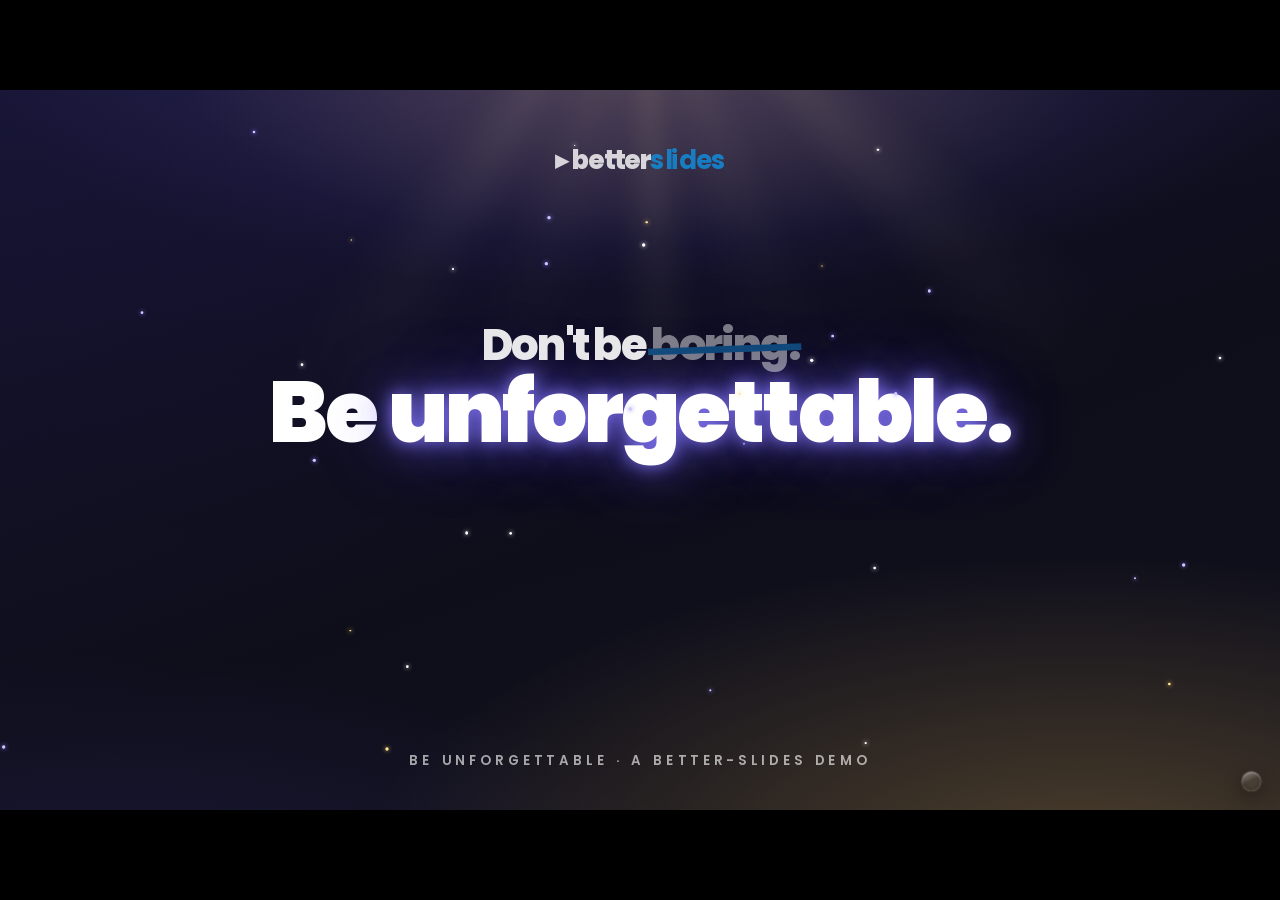
<file: demo/index.html>
<!DOCTYPE html>
<html lang="en">
<head>
<meta charset="UTF-8">
<meta name="viewport" content="width=device-width, initial-scale=1">
<title>Be Unforgettable · Speaker Playbook</title>
<meta name="description" content="Don't be boring. Be unforgettable. The Speaker Playbook, performed — built with better-slides.">
<link rel="canonical" href="https://github.com/hanley-tech/better-slides">
<!-- Open Graph / WhatsApp / iMessage / Facebook -->
<meta property="og:type" content="website">
<meta property="og:site_name" content="better-slides">
<meta property="og:url" content="https://github.com/hanley-tech/better-slides">
<meta property="og:title" content="Be Unforgettable · Speaker Playbook">
<meta property="og:description" content="Don't be boring. Be unforgettable. Built with better-slides.">
<meta property="og:image" content="https://opengraph.githubassets.com/1/hanley-tech/better-slides">
<meta property="og:image:type" content="image/jpeg">
<meta property="og:image:width" content="1280">
<meta property="og:image:height" content="720">
<!-- Twitter -->
<meta name="twitter:card" content="summary_large_image">
<meta name="twitter:title" content="Be Unforgettable · Speaker Playbook">
<meta name="twitter:description" content="Don't be boring. Be unforgettable. Built with better-slides.">
<meta name="twitter:image" content="https://opengraph.githubassets.com/1/hanley-tech/better-slides">

<!-- ════════════════════════════════════════════════════════════════════
     THEME  ·  the only brand-specific part — swap this whole block.
     1. swap the font <link> + --mono family
     2. swap the color tokens
     3. (optional) point brandmark / title-hero at your logo assets
     See reference/theming.md for a worked example (LunaTechs).
     ════════════════════════════════════════════════════════════════════ -->
<link rel="preconnect" href="https://fonts.googleapis.com">
<link rel="preconnect" href="https://fonts.gstatic.com" crossorigin>
<link href="https://fonts.googleapis.com/css2?family=Poppins:wght@400;500;600;700;800;900&display=swap" rel="stylesheet">
<style id="theme">
  /* Spotlight style (LunaTechs stage voice) — see performance-styles/spotlight/design.md */
  :root{
    --ink:#fff;            /* primary text */
    --bg:#0B1B30;          /* stage base — deep navy */
    --black:#14161C;
    --blue:#1090E0;        /* brand primary */
    --cyan:#00B0F0;        /* brand accent / highlights */
    --deep:#0050B0;        /* brand deep (gradients) */
    --gold:#FCD830;        /* pop accent */
    --amber:#F2960B;
    --mono:"Poppins","Helvetica Neue",Arial,sans-serif;
    /* background swirl palette — 6 tones used by the animated gradient */
    --p0:#0e3b66; --p1:#0a5a86; --p2:#0050B0; --p3:#0a2f52; --p4:#0e3b66; --p5:#0a5a86;
  }
</style>
<!-- ═══════════════════════ END THEME ═══════════════════════ -->

<style>
  *{box-sizing:border-box;margin:0;padding:0}
  html,body{height:100%;overflow:hidden}
  body{font-family:var(--mono);color:var(--ink);background:#000;-webkit-font-smoothing:antialiased}
  /* fixed 1920×1080 stage, scaled to fit, letterboxed */
  #stage{position:fixed;top:50%;left:50%;width:1920px;height:1080px;transform:translate(-50%,-50%) scale(var(--scale,1));transform-origin:center center;container-type:size;overflow:hidden;background:var(--bg)}
  .bg{position:fixed;inset:-20%;z-index:0;filter:blur(70px);opacity:.42;transition:background 1.2s ease}
  .bg::after{content:"";position:absolute;inset:0;
    background:
      radial-gradient(40% 50% at 18% 22%, var(--g1), transparent 60%),
      radial-gradient(45% 55% at 82% 30%, var(--g2), transparent 60%),
      radial-gradient(55% 60% at 50% 88%, var(--g3), transparent 62%);
    animation:swirl 14s ease-in-out infinite alternate}
  @keyframes swirl{0%{transform:translate3d(0,0,0) scale(1) rotate(0)}100%{transform:translate3d(3%,-3%,0) scale(1.12) rotate(8deg)}}
  .grain{position:fixed;inset:0;z-index:1;pointer-events:none;opacity:.06;
    background-image:url("data:image/svg+xml;utf8,<svg xmlns='http://www.w3.org/2000/svg' width='80' height='80'><filter id='n'><feTurbulence type='fractalNoise' baseFrequency='0.85' numOctaves='2'/></filter><rect width='80' height='80' filter='url(%23n)'/></svg>")}
  .deck{position:relative;z-index:2;height:100cqh;width:100cqw}
  .slide{position:absolute;inset:0;display:none;flex-direction:column;justify-content:center;padding:7cqmin 9cqmin}
  .slide.active{display:flex}
  .slide.active .pop{animation:pop .6s cubic-bezier(.2,1.2,.3,1) backwards}
  .slide.active .pop:nth-child(2){animation-delay:.08s}
  .slide.active .pop:nth-child(3){animation-delay:.16s}
  .slide.active .pop:nth-child(4){animation-delay:.24s}
  .slide.active .pop:nth-child(5){animation-delay:.32s}
  @keyframes pop{from{opacity:0;transform:translateY(34px) scale(.96) rotate(-1deg)}to{opacity:1;transform:none}}
  .wave{display:inline-block;transform-origin:75% 80%;animation:wave 2.4s ease-in-out infinite}
  @keyframes wave{0%,55%,100%{transform:rotate(0)}8%{transform:rotate(18deg)}16%{transform:rotate(-12deg)}24%{transform:rotate(18deg)}32%{transform:rotate(-8deg)}40%{transform:rotate(14deg)}}
  .slide.active .slam{animation:slam .5s cubic-bezier(.2,1.15,.3,1) .08s backwards}
  @keyframes slam{0%{opacity:0;transform:scale(1.28)}60%{opacity:1;transform:scale(.985)}80%{transform:scale(1.015)}100%{transform:scale(1)}}
  /* image-free placeholder for photo slots — drop a real <img>/bg in to replace */
  .ph{display:flex;align-items:center;justify-content:center;background:linear-gradient(135deg,var(--deep),var(--black));color:rgba(255,255,255,.5);font-family:var(--mono);font-weight:700;letter-spacing:.06em;text-transform:uppercase;font-size:clamp(11px,1.8cqmin,18px)}
  .ph::before{content:"📷 image"}
  /* generic split: text left, portrait photo right */
  .slide.split{padding-right:46%}
  .split .sub{max-width:none}
  .split .swap{max-width:none}
  .split .photo-wrap{position:absolute;left:76%;top:50%;transform:translate(-50%,-50%);width:42%;max-width:660px;aspect-ratio:3/4}
  .split .photo-card{width:100%;height:100%;border-radius:22px;overflow:hidden;border:1px solid rgba(255,255,255,.14);box-shadow:0 26px 66px rgba(0,0,0,.55),0 0 0 6px rgba(255,255,255,.03)}
  .split .photo-card img{width:100%;height:100%;object-fit:cover;display:block;transform:scale(1.04)}
  .slide.split.active .photo-wrap{animation:photoin 1.1s cubic-bezier(.2,1,.3,1) .25s backwards}
  @keyframes photoin{from{opacity:0;transform:translate(-50%,-50%) scale(.92)}to{opacity:1;transform:translate(-50%,-50%) scale(1)}}
  .badge{display:inline-flex;align-items:center;align-self:flex-start;font-family:var(--mono);font-weight:700;letter-spacing:.14em;text-transform:uppercase;font-size:clamp(18px,3.5cqmin,42px);color:var(--cyan);margin-bottom:4cqmin}
  h1{font-size:clamp(46px,11cqmin,190px);line-height:.95;font-weight:900;letter-spacing:-.03em}
  h2{font-size:clamp(38px,8.4cqmin,140px);line-height:1;font-weight:900;letter-spacing:-.03em}
  .mega{font-size:clamp(70px,22cqmin,420px);font-weight:900;line-height:.82;letter-spacing:-.05em;text-shadow:0 0 60px rgba(255,255,255,.25)}
  .sub{font-size:clamp(20px,3.7cqmin,48px);font-weight:600;line-height:1.42;margin-top:4cqmin;max-width:24ch;opacity:.92}
  .tiny{font-family:var(--mono);font-size:clamp(15px,2.2cqmin,24px);font-weight:600;letter-spacing:.08em;text-transform:uppercase;opacity:.7}
  .wink{display:inline-block;transform:rotate(-3deg);color:var(--cyan);background:rgba(139,124,255,.12);padding:0 .3em;border-radius:10px}
  .hl{background:linear-gradient(135deg,var(--cyan),var(--deep));color:#fff;padding:0 .2em;border-radius:6px;box-decoration-break:clone;-webkit-box-decoration-break:clone}
  .strike{position:relative;opacity:.5}
  .strike::after{content:"";position:absolute;left:-2%;right:-2%;top:52%;height:.16em;background:var(--blue);transform:rotate(-2deg)}
  .gold{color:var(--gold)}
  .jit{display:inline-block;animation:jit 2.6s ease-in-out infinite}
  @keyframes jit{0%,100%{transform:rotate(-2deg)}50%{transform:rotate(2deg) scale(1.03)}}
  .clock{display:flex;border-radius:22px;overflow:hidden;margin-top:3cqmin;font-weight:900;box-shadow:0 18px 50px rgba(0,0,0,.4)}
  .clock div{padding:4cqmin 2cqmin;text-align:center;font-size:clamp(22px,5cqmin,70px)}
  .c-a{flex:3;background:linear-gradient(135deg,var(--cyan),var(--deep));color:#fff}
  .c-b{flex:1;background:var(--bg);color:var(--cyan);border:2px solid var(--blue)}
  .duo{display:flex;gap:7cqmin;flex-wrap:wrap;margin-top:5cqmin}
  .duo>div{flex:1;min-width:240px}
  .duo .tiny{margin-bottom:1.6cqmin}
  .duo p{font-size:clamp(22px,4.4cqmin,58px);font-weight:900;line-height:1.12}
  /* liquid-glass control dot + popup */
  .fab{position:fixed;bottom:2.6cqmin;right:2.6cqmin;z-index:7;width:30px;height:30px;border-radius:50%;display:flex;align-items:center;justify-content:center;cursor:pointer;
    background:rgba(255,255,255,.09);-webkit-backdrop-filter:blur(18px) saturate(180%);backdrop-filter:blur(18px) saturate(180%);
    border:1px solid rgba(255,255,255,.22);
    box-shadow:0 8px 28px rgba(0,0,0,.4),inset 0 1px 1px rgba(255,255,255,.45),inset 0 -3px 8px rgba(0,0,0,.22);
    transition:transform .3s cubic-bezier(.2,1,.3,1),background .3s}
  .fab::before{content:"";position:absolute;inset:0;border-radius:50%;background:linear-gradient(155deg,rgba(255,255,255,.4),transparent 48%);pointer-events:none}
  .fab:hover{transform:scale(1.08);background:rgba(255,255,255,.14)}
  .fab:active{transform:scale(.95)}
  .fab.on{background:rgba(139,124,255,.2);border-color:rgba(139,124,255,.5)}
  .menu{position:fixed;bottom:7cqmin;right:2.6cqmin;z-index:7;display:flex;flex-direction:column;min-width:274px;max-height:80cqh;padding:12px;border-radius:22px;font-family:var(--mono);color:var(--ink);
    background:rgba(16,18,28,.55);-webkit-backdrop-filter:blur(28px) saturate(180%);backdrop-filter:blur(28px) saturate(180%);
    border:1px solid rgba(255,255,255,.18);
    box-shadow:0 20px 54px rgba(0,0,0,.55),inset 0 1px 1px rgba(255,255,255,.28);
    opacity:0;transform:translateY(12px) scale(.95);transform-origin:bottom right;pointer-events:none;transition:.3s cubic-bezier(.2,1,.3,1)}
  .menu.open{opacity:1;transform:none;pointer-events:auto}
  .menu .wm{font-size:13px;font-weight:600;letter-spacing:-.02em;opacity:.85;padding:4px 8px 2px}
  .menu .wm b{color:var(--blue)}
  .menu .prog{display:flex;align-items:center;gap:10px;padding:10px 8px 12px}
  .menu .bar{flex:1;height:6px;border-radius:99px;background:rgba(255,255,255,.16);overflow:hidden}
  .menu .bar span{display:block;height:100%;border-radius:99px;background:linear-gradient(90deg,var(--cyan),var(--blue));transition:width .35s ease}
  .menu .count{font-size:12px;font-weight:600;opacity:.7;min-width:48px;text-align:right}
  .menu .acts{display:flex;gap:6px;margin:6px 0 2px}
  .menu .act{flex:1;display:flex;align-items:center;justify-content:center;padding:9px 0;border-radius:11px;border:1px solid rgba(255,255,255,.12);background:rgba(255,255,255,.05);color:var(--ink);font-size:16px;line-height:1;cursor:pointer;transition:background .15s}
  .menu .act:hover{background:rgba(255,255,255,.14)}
  .menu .nav{flex:1;min-height:0;overflow-y:auto;margin-top:8px;padding-top:8px;border-top:1px solid rgba(255,255,255,.12);display:flex;flex-direction:column;gap:1px}
  .menu .nav::-webkit-scrollbar{width:6px}
  .menu .nav::-webkit-scrollbar-thumb{background:rgba(255,255,255,.22);border-radius:3px}
  .menu .navi{display:flex;align-items:center;gap:9px;padding:7px 10px;border-radius:9px;border:none;background:transparent;color:var(--ink);font-family:var(--mono);font-weight:600;font-size:11.5px;cursor:pointer;text-align:left;transition:background .15s}
  .menu .navi:hover{background:rgba(255,255,255,.1)}
  .menu .navi.on{background:rgba(139,124,255,.16)}
  .menu .navi .n{opacity:.45;min-width:20px}
  .menu .navi.on .n{opacity:1;color:var(--cyan)}
  .menu .navi .t{white-space:nowrap;overflow:hidden;text-overflow:ellipsis}
  /* persistent corner brand lockup — text-only by default; add an <img> for a logo */
  .brandmark{position:fixed;top:3cqmin;left:3.6cqmin;z-index:5;display:flex;align-items:center;gap:9px;pointer-events:none;opacity:.95}
  .brandmark img{height:clamp(28px,4.2cqmin,42px);width:auto;filter:drop-shadow(0 2px 7px rgba(0,0,0,.45))}
  .brandmark .wm{font-family:var(--mono);font-weight:700;font-size:clamp(15px,2.2cqmin,21px);letter-spacing:-.02em}
  .brandmark .wm b{color:var(--blue);font-weight:700}
  body.first .brandmark{opacity:0}
  @keyframes float{0%,100%{transform:translateY(0) rotate(-2deg)}50%{transform:translateY(-16px) rotate(2deg)}}
  /* full-bleed photo slide */
  .slide.photo{padding:0;justify-content:flex-end}
  .slide.photo .pic{position:absolute;inset:0;z-index:0;background-size:cover;background-position:center;background-color:var(--deep)}
  .slide.photo .pic::after{content:"";position:absolute;inset:0;background:
    linear-gradient(90deg,rgba(16,18,28,.94) 0%,rgba(16,18,28,.7) 30%,rgba(16,18,28,.1) 60%,transparent 78%),
    linear-gradient(0deg,rgba(16,18,28,.92) 6%,rgba(16,18,28,.3) 44%,transparent 80%)}
  .slide.photo .cap{position:relative;z-index:1;width:100%;padding:7cqmin 9cqmin}
  .slide.photo .cap h1{line-height:1.12}
  .slide.photo .cap .sub{margin-top:4.6cqmin}
  /* infographic cards */
  .cards{display:grid;gap:2.2cqmin;margin-top:4cqmin;width:100%}
  .cards.c2{grid-template-columns:repeat(2,1fr)}
  .cards.c3{grid-template-columns:repeat(3,1fr)}
  .card{background:rgba(255,255,255,.05);border:1px solid rgba(255,255,255,.12);border-radius:18px;padding:3cqmin;display:flex;flex-direction:column;gap:1cqmin;box-shadow:0 12px 30px rgba(0,0,0,.3)}
  .card .ic{font-size:clamp(28px,5cqmin,54px);line-height:1}
  .card .ct{font-size:clamp(17px,2.8cqmin,32px);font-weight:800;line-height:1.05}
  .card .cd{font-size:clamp(13px,1.85cqmin,21px);font-weight:500;opacity:.82;line-height:1.28}
  .cards.big .ic{font-size:clamp(46px,10cqmin,120px)}
  .cards.big .ct{font-size:clamp(20px,3.4cqmin,40px)}
  .cards.big .cd{font-size:clamp(14px,2.1cqmin,24px)}
  .cards.big .card{align-items:center;text-align:center;gap:1.6cqmin}
  .slide.active .cards .card{animation:pop .55s cubic-bezier(.2,1.1,.3,1) backwards}
  .slide.active .cards .card:nth-child(2){animation-delay:.08s}
  .slide.active .cards .card:nth-child(3){animation-delay:.16s}
  .slide.active .cards .card:nth-child(4){animation-delay:.24s}
  /* narrowing funnel — many → one */
  .funnel3{display:flex;flex-direction:column;align-items:center;gap:1.4cqmin;margin:3.4cqmin 0;width:100%}
  .tier{border-radius:16px;padding:2.2cqmin 3cqmin;text-align:center;font-weight:800;line-height:1.12;box-shadow:0 12px 30px rgba(0,0,0,.3)}
  .tier .tl{display:block;font-family:var(--mono);font-weight:700;text-transform:uppercase;letter-spacing:.07em;font-size:clamp(11px,1.7cqmin,18px);opacity:.65;margin-bottom:.5cqmin}
  .t1{width:100%;background:rgba(255,255,255,.06);border:1px solid rgba(255,255,255,.12);font-size:clamp(15px,2.7cqmin,32px);opacity:.72}
  .t2{width:64%;background:rgba(139,124,255,.12);border:1px solid rgba(139,124,255,.3);font-size:clamp(17px,3cqmin,38px)}
  .t3{width:42%;background:linear-gradient(135deg,var(--cyan),var(--deep));border:1px solid rgba(139,124,255,.5);color:#fff;font-size:clamp(20px,3.8cqmin,52px);box-shadow:0 18px 46px rgba(109,94,246,.5)}
  .t3 .tl{opacity:.85}
  .funnel3 .fdown{color:var(--cyan);font-size:clamp(18px,3cqmin,34px);line-height:.4}
  .slide.active .funnel3>.pop{animation:pop .5s cubic-bezier(.2,1.1,.3,1) backwards}
  .slide.active .funnel3>*:nth-child(2){animation-delay:.12s}
  .slide.active .funnel3>*:nth-child(3){animation-delay:.24s}
  .slide.active .funnel3>*:nth-child(4){animation-delay:.36s}
  .slide.active .funnel3>*:nth-child(5){animation-delay:.48s}
  /* converge-to-one funnel */
  .funnel{display:flex;flex-direction:column;align-items:center;gap:2.2cqmin;margin:4cqmin 0;width:100%}
  .funnel .many{display:flex;flex-wrap:wrap;justify-content:center;gap:1.2cqmin;max-width:84%}
  .funnel .many span{font-size:clamp(13px,2.1cqmin,25px);font-weight:700;opacity:.5;padding:.3em .8em;border:1px dashed rgba(255,255,255,.28);border-radius:999px;text-decoration:line-through}
  .funnel .fdown{font-size:clamp(22px,4cqmin,44px);color:var(--cyan);line-height:.5}
  .funnel .one{display:inline-flex;align-items:center;gap:1.4ch;background:linear-gradient(135deg,var(--cyan),var(--deep));color:#fff;padding:1.4cqmin 4cqmin;border-radius:20px;font-size:clamp(20px,3.4cqmin,42px);font-weight:900;box-shadow:0 16px 44px rgba(109,94,246,.45)}
  .funnel .one .bignum{font-size:clamp(40px,7cqmin,92px);line-height:1}
  /* contact QR */
  .qrwrap{display:flex;align-items:center;gap:7cqmin;margin-top:4cqmin;flex-wrap:wrap}
  .qr{position:relative;width:clamp(190px,36cqmin,380px);aspect-ratio:1;background:#fff;border-radius:26px;overflow:hidden;box-shadow:0 24px 64px rgba(0,0,0,.55),0 0 0 8px rgba(255,255,255,.04);flex:none}
  .qr svg{position:absolute;inset:0;width:100%;height:100%;display:block}
  .slide.active .qr{animation:slam .6s cubic-bezier(.2,1.15,.3,1) .2s backwards}
  .qrwrap .qmeta{flex:1;min-width:260px}
  .qrwrap .qt{font-size:clamp(24px,4.8cqmin,64px);font-weight:900;line-height:1.08}
  .qrwrap .ql{font-size:clamp(16px,2.7cqmin,32px);font-weight:600;opacity:.85;margin-top:2cqmin;line-height:1.4}
  .qrwrap .ql b{color:var(--cyan);font-weight:700}
  .qrwrap .tag{display:inline-block;margin-top:2.4cqmin;font-family:var(--mono);font-weight:700;letter-spacing:.04em;font-size:clamp(13px,2cqmin,22px);padding:.5em 1em;border-radius:999px;border:1px dashed rgba(255,255,255,.3);opacity:.8}
  /* experience chips */
  .chips{display:flex;flex-wrap:wrap;gap:1.6cqmin;margin-top:4cqmin}
  .chip{font-size:clamp(20px,4cqmin,56px);font-weight:900;line-height:1;padding:1.4cqmin 2.6cqmin;border-radius:18px;background:rgba(139,124,255,.12);border:1px solid rgba(139,124,255,.34);box-shadow:0 12px 30px rgba(0,0,0,.3)}
  .slide.active .chip{animation:pop .5s cubic-bezier(.2,1.1,.3,1) backwards}
  .slide.active .chip:nth-child(2){animation-delay:.07s}
  .slide.active .chip:nth-child(3){animation-delay:.14s}
  .slide.active .chip:nth-child(4){animation-delay:.21s}
  .slide.active .chip:nth-child(5){animation-delay:.28s}
  .slide.active .chip:nth-child(6){animation-delay:.35s}
  /* before/after swap line (story) */
  .swap{display:flex;flex-direction:column;gap:1.2cqmin;margin-top:3.4cqmin;max-width:32ch}
  .swap .lbl{font-family:var(--mono);font-weight:700;letter-spacing:.06em;text-transform:uppercase;font-size:clamp(12px,1.8cqmin,18px);opacity:.6}
  .swap .bad{font-size:clamp(16px,2.7cqmin,32px);font-weight:700;opacity:.55;position:relative;align-self:flex-start}
  .swap .bad::after{content:"";position:absolute;left:-1%;right:-1%;top:52%;height:.1em;background:var(--blue);transform:rotate(-1.4deg)}
  .swap .arr{color:var(--cyan);font-weight:900;font-size:clamp(18px,3cqmin,30px);line-height:.6}
  .swap .good{font-size:clamp(20px,3.6cqmin,46px);font-weight:900;line-height:1.14}
  /* mini-slide before/after mockups (eye candy) */
  .bca{display:flex;gap:3.6cqmin;margin-top:4cqmin;width:100%;align-items:stretch}
  .mock{flex:1;border-radius:16px;overflow:hidden;box-shadow:0 18px 44px rgba(0,0,0,.45);display:flex;flex-direction:column;position:relative;aspect-ratio:16/9}
  .mock .tag{position:absolute;top:1.4cqmin;right:1.4cqmin;font-family:var(--mono);font-weight:800;font-size:clamp(11px,1.8cqmin,19px);padding:.3em .8em;border-radius:999px;z-index:2}
  .mock.bad{background:#eef0f3;color:#2a2f3a;padding:4.2cqmin 3.4cqmin;justify-content:flex-start;gap:.7cqmin}
  .mock.bad .tag{background:#ffdada;color:#b11}
  .mock.bad h4{font-size:clamp(11px,1.85cqmin,20px);font-weight:700}
  .mock.bad ul{margin:.6cqmin 0 0 1.2em;display:flex;flex-direction:column;gap:.5cqmin}
  .mock.bad li{font-size:clamp(7px,1.2cqmin,13px);opacity:.62;line-height:1.4}
  .mock.good{background:linear-gradient(150deg,#1a1640,#0d0c1a);color:#fff;align-items:center;justify-content:center;text-align:center;padding:3cqmin;border:1px solid rgba(139,124,255,.34)}
  .mock.good .tag{background:rgba(139,124,255,.28);color:#e4dcff}
  .mock.good .big{font-size:clamp(34px,8.6cqmin,104px);font-weight:900;line-height:.88;letter-spacing:-.03em}
  .mock.good .big .gd{color:var(--gold)}
  .mock.good .cap2{font-size:clamp(11px,2cqmin,22px);font-weight:700;opacity:.78;margin-top:1.2cqmin}
  .slide.active .mock{animation:pop .55s cubic-bezier(.2,1.1,.3,1) backwards}
  .slide.active .mock:nth-child(2){animation-delay:.12s}
  /* hero chart (the money slide) */
  .herowrap{display:flex;align-items:center;gap:6cqmin;margin-top:2cqmin;width:100%;flex-wrap:wrap}
  .herochart{flex:1.3;min-width:360px;position:relative}
  .herochart svg{width:100%;height:auto;display:block;overflow:visible}
  .herochart .photolbl{position:absolute;top:-1cqmin;right:1cqmin;font-family:var(--mono);font-weight:800;font-size:clamp(13px,2.2cqmin,24px);color:var(--gold);transform:rotate(-3deg);text-shadow:0 2px 10px rgba(0,0,0,.5)}
  .hc-grid{stroke:rgba(255,255,255,.1);stroke-width:1.5}
  .hc-line{fill:none;stroke:var(--cyan);stroke-width:5;stroke-linecap:round;stroke-linejoin:round;filter:drop-shadow(0 0 8px rgba(139,124,255,.7))}
  .hc-dot{fill:#fff;stroke:var(--cyan);stroke-width:4}
  .hc-stat{font:900 66px var(--mono);fill:#fff}
  .hc-sub{font:700 17px var(--mono);fill:rgba(255,255,255,.7)}
  .hc-x{font:700 15px var(--mono);fill:rgba(255,255,255,.5)}
  .slide.active .hc-line{stroke-dasharray:900;stroke-dashoffset:900;animation:draw 1.4s ease-out .3s forwards}
  .slide.active .hc-area{opacity:0;animation:fadein 1s ease-out .9s forwards}
  .slide.active .hc-dot{opacity:0;animation:fadein .4s ease-out 1.5s forwards}
  @keyframes draw{to{stroke-dashoffset:0}}
  @keyframes fadein{to{opacity:1}}
  .herowrap .hmeta{flex:1;min-width:260px}
  .herowrap .hmeta .qt{font-size:clamp(22px,4.2cqmin,56px);font-weight:900;line-height:1.1}
  .herowrap .hmeta .ql2{font-size:clamp(15px,2.5cqmin,30px);font-weight:600;opacity:.85;margin-top:2cqmin;line-height:1.36}
  .herowrap .hmeta .ql2 b{color:var(--cyan);font-weight:700}
  /* horizontal bars */
  .bars{display:flex;flex-direction:column;gap:2.6cqmin;margin-top:4cqmin;width:100%;max-width:84%}
  .bars .barrow{display:flex;align-items:center;gap:2.4cqmin}
  .bars .lab{flex:none;width:10ch;font-family:var(--mono);font-weight:700;font-size:clamp(14px,2.4cqmin,30px);opacity:.85}
  .bars .track{flex:1;height:clamp(30px,5.4cqmin,72px);border-radius:14px;background:rgba(255,255,255,.07);position:relative;overflow:hidden}
  .bars .fillb{height:100%;border-radius:14px;display:flex;align-items:center;justify-content:flex-end;padding-right:1.6ch;font-weight:900;font-size:clamp(14px,2.6cqmin,34px);color:#fff;box-shadow:0 10px 26px rgba(0,0,0,.3)}
  .bars .f1{width:62%;background:linear-gradient(90deg,var(--deep),var(--blue))}
  .bars .f2{width:100%;background:linear-gradient(90deg,var(--blue),var(--cyan))}
  .bars .plus{color:var(--gold);margin-left:.6ch}
  .slide.active .bars .fillb{animation:grow 1.1s cubic-bezier(.2,1,.3,1) .3s backwards}
  @keyframes grow{from{width:0}}
  /* cut / diverge SVG diagram */
  .cutwrap{margin-top:3cqmin;width:100%;max-width:780px}
  .cutwrap svg{width:100%;height:auto;display:block;overflow:visible}
  .cut-ramble{fill:none;stroke:rgba(255,135,135,.85);stroke-width:5;stroke-linecap:round}
  .cut-answer{fill:none;stroke:var(--cyan);stroke-width:8;stroke-linecap:round;filter:drop-shadow(0 0 7px rgba(139,124,255,.6))}
  .cut-line{stroke:var(--gold);stroke-width:3;stroke-dasharray:8 8}
  .cut-tr{font:800 17px var(--mono);fill:rgba(255,135,135,.95)}
  .cut-ta{font:800 17px var(--mono);fill:var(--cyan)}
  .slide.active .cut-ramble{stroke-dasharray:620;stroke-dashoffset:620;animation:draw 1.3s ease-out .3s forwards}
  .slide.active .cut-answer{stroke-dasharray:200;stroke-dashoffset:200;animation:draw .7s ease-out 1.3s forwards}
  /* action button (the close) */
  .actcard{margin-top:4cqmin;display:flex;flex-direction:column;gap:3cqmin;align-items:flex-start;width:100%}
  .actbtn{display:inline-flex;align-items:center;gap:1.2ch;background:linear-gradient(135deg,var(--cyan),var(--deep));color:#fff;font-weight:900;font-size:clamp(22px,4.8cqmin,66px);padding:2cqmin 4cqmin;border-radius:20px;box-shadow:0 20px 50px rgba(109,94,246,.5)}
  .actbtn .play{font-size:.78em;opacity:.9}
  .slide.active .actbtn{animation:slam .6s cubic-bezier(.2,1.15,.3,1) .3s backwards}
  .actsteps{display:flex;gap:1.6cqmin;flex-wrap:wrap}
  .actstep{display:flex;align-items:center;gap:1ch;font-weight:700;font-size:clamp(14px,2.3cqmin,28px);background:rgba(255,255,255,.06);border:1px solid rgba(255,255,255,.12);border-radius:14px;padding:1.1cqmin 2.2cqmin}
  .actstep b{color:var(--cyan)}
  .slide.active .actstep{animation:pop .5s cubic-bezier(.2,1.1,.3,1) backwards}
  .slide.active .actstep:nth-child(2){animation-delay:.1s}
  .slide.active .actstep:nth-child(3){animation-delay:.2s}
  /* title slide — the showstopper */
  .slide .bgimg{position:absolute;inset:0;z-index:0;background-size:cover;background-position:center}
  .slide .bgimg::after{content:"";position:absolute;inset:0;background:linear-gradient(180deg,rgba(16,18,28,.68),rgba(16,18,28,.88))}
  .slide.hasbg>:not(.bgimg){position:relative;z-index:1}
  .title-hero{align-items:center;justify-content:flex-start;text-align:center}
  .title-hero .bgimg{background:
    radial-gradient(58% 42% at 50% -4%, rgba(255,200,87,.20), transparent 62%),
    radial-gradient(96% 66% at 50% -10%, rgba(139,124,255,.26), transparent 58%),
    radial-gradient(90% 70% at 84% 108%, rgba(255,200,87,.40), transparent 62%),
    radial-gradient(78% 60% at 8% 116%, rgba(109,94,246,.20), transparent 62%),
    linear-gradient(160deg, #1a1640 0%, #0d0c1a 55%, #100f1c 100%)}
  .title-hero .bgimg::before{content:"";position:absolute;inset:-14% -14% 0 -14%;pointer-events:none;filter:blur(15px);
    background:conic-gradient(from 0deg at 50% -8%,
      transparent 126deg,
      rgba(255,236,170,.12) 136deg, transparent 144deg,
      transparent 152deg,
      rgba(255,242,196,.06) 160deg, transparent 171deg,
      rgba(255,236,170,.15) 177deg, transparent 184deg,
      rgba(255,238,180,.05) 196deg, transparent 205deg,
      rgba(255,242,196,.10) 213deg, transparent 222deg,
      transparent 234deg);
    -webkit-mask:radial-gradient(88% 98% at 50% -8%, #000 5%, transparent 68%);
            mask:radial-gradient(88% 98% at 50% -8%, #000 5%, transparent 68%);
    transform-origin:50% 0;animation:shimmer 7s ease-in-out infinite}
  @keyframes shimmer{0%{opacity:.7;transform:rotate(-1.3deg) scale(1.03)}50%{opacity:1;transform:rotate(1.4deg) scale(1.06)}100%{opacity:.7;transform:rotate(-1.3deg) scale(1.03)}}
  .title-hero .bgimg::after{background:radial-gradient(72% 62% at 50% 16%, transparent, rgba(16,18,28,.36) 92%)}
  .title-hero .t-sm{display:block;font-size:clamp(28px,6cqmin,80px);font-weight:800;line-height:1;opacity:.9;margin-bottom:.12em}
  .title-hero .t-mega{display:block;font-size:clamp(46px,12cqmin,170px);font-weight:900;line-height:.92;letter-spacing:-.035em;margin-top:.06em}
  .title-hero .glow{color:#fff;text-shadow:0 0 26px rgba(139,124,255,.85),0 0 60px rgba(109,94,246,.6),0 0 120px rgba(109,94,246,.4)}
  .title-hero .brandlock{z-index:1;display:flex;flex-direction:column;align-items:center;opacity:.8}
  .title-hero .brandlock .lockwm{font-family:var(--mono);font-weight:800;font-size:clamp(20px,3.6cqmin,40px);letter-spacing:-.02em}
  .title-hero .brandlock .lockwm b{color:var(--blue)}
  .title-hero .title-foot{position:absolute!important;bottom:5.5cqmin;left:0;right:0;z-index:2;font-family:var(--mono);font-weight:600;text-transform:uppercase;letter-spacing:.34em;font-size:clamp(12px,2.1cqmin,20px);opacity:.62}
  .title-hero .title-mascot{height:clamp(86px,16cqmin,168px);width:auto;filter:drop-shadow(0 12px 28px rgba(0,0,0,.5))}
  .title-hero .title-wm{height:clamp(21px,4.1cqmin,44px);width:auto;margin-top:1.1cqmin;opacity:.9;filter:drop-shadow(0 3px 12px rgba(0,0,0,.55))}
  .title-hero h1{margin:20cqmin 0 0}
  .confetti{position:fixed;inset:0;z-index:4;pointer-events:none;overflow:hidden;display:none}
  .confetti.go{display:block}
  .confetti b{position:absolute;top:-12cqh;width:14px;height:22px;border-radius:3px;animation:fall linear forwards}
  @keyframes fall{to{transform:translateY(125cqh) rotate(720deg)}}
  .motes{position:fixed;inset:0;z-index:6;pointer-events:none;overflow:hidden}
  .motes i{position:absolute;border-radius:50%;background:var(--c,#fff);box-shadow:0 0 7px 1px var(--g,rgba(139,124,255,.6));animation:drift ease-in-out infinite}
  @keyframes drift{0%{opacity:0;transform:translate(0,0)}25%{opacity:var(--o,.5)}50%{opacity:var(--o,.5);transform:translate(var(--dx,0),var(--dy,0))}75%{opacity:var(--o,.5)}100%{opacity:0;transform:translate(0,0)}}
  /* one-more-thing finale slide — centered, held, dramatic */
  .omt-slide{align-items:center;text-align:center}
  .omt-slide .omt-kicker{align-self:center;margin-bottom:3cqmin}
  .omt-slide .omt-line{font-size:clamp(34px,7.4cqmin,120px);max-width:18ch}
  body.muted .fab.sounding,#soundbtn.off{opacity:.5}
  /* inline edit mode — press E, click any text, Ctrl/Cmd+S to save the file */
  body.editing .slide.active{outline:2px dashed rgba(255,255,255,.28);outline-offset:-10px;cursor:text}
  body.editing .fab{background:rgba(255,200,87,.25);border-color:rgba(255,200,87,.5)}
  @media (prefers-reduced-motion: reduce){
    .bg::after,.jit,.slide.active .pop,.title-mascot,.title-hero .bgimg::before,.wave,.slide.active .slam,.slide.active .cards .card,.slide.active .chip,.slide.active .qr,.slide.split.active .photo-wrap,.slide.active .mock,.slide.active .actbtn,.slide.active .actstep,.slide.active .bars .fillb{animation:none!important}
    .bg{transition:none}
    .slide.active .hc-line,.slide.active .hc-area,.slide.active .hc-dot,.slide.active .cut-ramble,.slide.active .cut-answer{stroke-dashoffset:0!important;opacity:1!important;animation:none!important}
    .omt-kicker,.omt-line{opacity:1!important}
    .motes{display:none}
  }
  @media print{
    html,body{height:auto;overflow:visible;background:var(--bg)}
    .bg,.grain,.confetti,.fab,.menu,.brandmark,.motes{display:none!important}
    .deck{height:auto}
    .slide{position:static!important;display:flex!important;min-height:90cqh;page-break-after:always;padding:8cqmin}
    .slide .pop{animation:none!important}
    .omt-kicker,.omt-line{opacity:1!important}
    .bg::after{display:none}
    section.slide{background:linear-gradient(135deg,var(--bg),var(--black))}
  }
</style>
</head>
<body>
<div id="stage">
<div class="bg" id="bg"></div>
<div class="grain"></div>
<div class="motes" id="motes"></div>
<div class="confetti" id="confetti"></div>

<div class="deck" id="deck">

  <!-- ════════════════════════════════════════════════════════════
       SLIDES.  Each <section class="slide"> is one slide.
       data-nav="…" sets its label in the menu. The first slide keeps
       class="slide active". Wrap anything you want animated-in in a
       child with class="pop" (auto-staggered) or class="slam".
       See reference/layouts.md for every recipe below.
       Delete the showcase slides you don't need.
       ════════════════════════════════════════════════════════════ -->

  <!-- 1 · TITLE (showstopper) -->
  <section class="slide active hasbg title-hero" data-nav="Title">
    <div class="bgimg"></div>
    <div class="brandlock pop">
      <span class="lockwm">▸ better<b>slides</b></span>
    </div>
    <h1 class="pop">
      <span class="t-sm">Don't be <span class="strike">boring.</span></span>
      <span class="t-mega">Be <span class="glow jit">unforgettable.</span></span>
    </h1>
    <div class="title-foot pop">Be Unforgettable · a better-slides demo</div>
  </section>

  <!-- 2 · FUNNEL — cut it down to one idea -->
  <section class="slide" data-nav="One idea">
    <span class="badge pop">the whole job</span>
    <h2 class="pop" style="margin-bottom:.3cqmin">Cut it to <span class="hl">one idea.</span></h2>
    <div class="funnel3">
      <div class="tier t1 pop"><span class="tl">everything you could say</span>point · point · point · point · point</div>
      <div class="fdown pop">▼</div>
      <div class="tier t2 pop"><span class="tl">what you choose to say</span>your 2–3 strongest points</div>
      <div class="fdown pop">▼</div>
      <div class="tier t3 pop"><span class="tl">what they'll remember</span>★ THE one</div>
    </div>
    <div class="sub pop" style="max-width:38ch;margin-top:3cqmin">Can't say it in one breath? It's not one idea yet.</div>
  </section>

  <!-- 3 · STORY — be human -->
  <section class="slide split" data-nav="Tell your story">
    <span class="badge pop">be human</span>
    <h2 class="pop">Tell <span class="jit">YOUR</span> story.</h2>
    <div class="sub pop" style="margin-top:2.4cqmin">They came for the topic — they stay for you. Human first, no jargon.</div>
    <div class="swap pop">
      <span class="bad">"15 years in distributed systems…" 😴</span>
      <span class="arr">↓</span>
      <span class="good">"I took down prod at 2am — here's what it taught me." 🔥</span>
    </div>
    <div class="photo-wrap"><div class="photo-card ph"></div></div>
  </section>

  <!-- 4 · BEFORE / AFTER — slides are eye candy -->
  <section class="slide" data-nav="Eye candy">
    <span class="badge pop">your slides are eye candy</span>
    <h2 class="pop" style="font-size:clamp(30px,6.6cqmin,104px);margin-bottom:.3cqmin">Same point. <span class="wink">One sticks.</span></h2>
    <div class="bca">
      <div class="mock bad">
        <span class="tag">❌ a reading assignment</span>
        <h4>Our Q3 Platform Strategy &amp; Roadmap</h4>
        <ul><li>twelve initiatives across four pillars</li><li>each with sub-bullets and owners</li><li>dense paragraph of context</li><li>and one more dense line…</li></ul>
      </div>
      <div class="mock good">
        <span class="tag">✅ eye candy</span>
        <div class="big">10× <span class="gd">faster.</span></div>
        <div class="cap2">one number. one breath.</div>
      </div>
    </div>
    <div class="sub pop" style="max-width:46ch;margin-top:3cqmin">Huge type, few words, one visual. Can't read it on your phone at arm's length? Too small.</div>
  </section>

  <!-- 5 · HERO CHART (the money slide — screenshot-gorgeous SVG) -->
  <section class="slide" data-nav="The money slide">
    <span class="badge pop">the money slide 📸</span>
    <h2 class="pop" style="font-size:clamp(30px,6.6cqmin,104px);margin-bottom:.3cqmin">Build <span class="hl">1–2 hero slides.</span></h2>
    <div class="herowrap" style="margin-top:6cqmin">
      <div class="herochart">
        <span class="photolbl" style="top:-5cqmin">📸 they'll photograph this</span>
        <svg viewBox="0 0 560 320" preserveAspectRatio="xMidYMid meet" aria-label="hero chart: follow-ups over the month after a talk">
          <defs><linearGradient id="hcg" x1="0" y1="0" x2="0" y2="1"><stop offset="0" stop-color="#00B0F0" stop-opacity=".5"></stop><stop offset="1" stop-color="#00B0F0" stop-opacity="0"></stop></linearGradient></defs>
          <line class="hc-grid" x1="40" y1="70" x2="540" y2="70"></line>
          <line class="hc-grid" x1="40" y1="150" x2="540" y2="150"></line>
          <line class="hc-grid" x1="40" y1="230" x2="540" y2="230"></line>
          <path class="hc-area" fill="url(#hcg)" d="M40,250 C130,242 170,205 230,192 C300,176 340,128 400,98 C460,68 500,52 540,40 L540,280 L40,280 Z"></path>
          <path class="hc-line" d="M40,250 C130,242 170,205 230,192 C300,176 340,128 400,98 C460,68 500,52 540,40"></path>
          <circle class="hc-dot" cx="540" cy="40" r="8"></circle>
          <text class="hc-stat" x="44" y="92">3.2×</text>
          <text class="hc-sub" x="46" y="120">more follow-ups, a month later</text>
          <text class="hc-x" x="40" y="305">your talk</text>
          <text class="hc-x" x="430" y="305">a month later →</text>
        </svg>
      </div>
      <div class="hmeta">
        <div class="qt pop">One <span class="wink">unforgettable</span> visual.</div>
        <div class="ql2 pop">A bold chart, diagram or table — <b>screenshot-gorgeous.</b> It's the slide that walks out the door and spreads your idea without you.</div>
      </div>
    </div>
  </section>

  <!-- 6 · CLOCK — know your slot -->
  <section class="slide" data-nav="Know your time">
    <span class="badge pop">your slot ⏱</span>
    <h2 class="pop">Know your <span class="jit">time.</span></h2>
    <div class="clock"><div class="c-a">Keynote · 20–25 min</div><div class="c-b">+ 5–10 Q&amp;A</div></div>
    <div class="clock"><div class="c-a">Talk · aim for 10 min</div><div class="c-b">+ 5 Q&amp;A</div></div>
    <div class="sub pop" style="max-width:44ch">Exact timing varies by event — check with your organizer.</div>
  </section>

  <!-- 7 · STATEMENT — rehearse on the clock -->
  <section class="slide" data-nav="Rehearse">
    <span class="badge pop">rehearse on the clock</span>
    <h2 class="slam">Say it out loud. <span class="hl">On a timer.</span></h2>
    <div class="duo">
      <div class="pop"><div class="tiny">practiced</div><p>10:00</p></div>
      <div class="pop"><div class="tiny">live 😬 +30%</div><p class="gold">~13:00</p></div>
    </div>
    <div class="sub pop" style="max-width:44ch">Reading it in your head is a lie. Rehearse standing up — then plan for ~30% longer on the day.</div>
  </section>

  <!-- 8 · CARDS — on the day, watch for the signals -->
  <section class="slide" data-nav="Watch the signals">
    <span class="badge pop">on the day — we signal you</span>
    <h2 class="pop" style="font-size:clamp(30px,6.6cqmin,104px);margin-bottom:.4cqmin">Watch for our <span class="wink">hands.</span></h2>
    <div class="cards c3 big">
      <div class="card"><div class="ic">✋</div><div class="ct">Every 5 min</div><div class="cd">Time-remaining flash.</div></div>
      <div class="card"><div class="ic">✊</div><div class="ct">Closed fist</div><div class="cd">Wrap it up — land the plane now.</div></div>
      <div class="card"><div class="ic">🤝</div><div class="ct">Need help?</div><div class="cd">Look to your teammate. We've got you.</div></div>
    </div>
  </section>

  <!-- 9 · STORY/swap — Q&A judo -->
  <section class="slide" data-nav="Q&amp;A judo">
    <span class="badge pop">q&amp;a judo</span>
    <h2 class="pop">You may cut off <span class="jit">the rambler.</span></h2>
    <div class="swap pop" style="max-width:40ch">
      <span class="bad">🙋 the 90-second "question"…</span>
      <span class="arr">↓</span>
      <span class="good">✅ your crisp answer</span>
    </div>
    <div class="sub pop" style="max-width:46ch">Speed them up, or politely answer what you think they're asking.</div>
  </section>

  <!-- 10 · ACTCARD — stick the landing -->
  <section class="slide" data-nav="Stick the landing">
    <span class="badge pop">stick the landing</span>
    <h2 class="pop" style="font-size:clamp(30px,6.6cqmin,104px)">Make them act <span class="hl">tonight.</span></h2>
    <div class="actcard">
      <div class="actbtn"><span class="play">▶</span> Do this one thing</div>
      <div class="actsteps">
        <div class="actstep"><b>1</b> the one tool</div>
        <div class="actstep"><b>2</b> the first 5 min</div>
        <div class="actstep"><b>3</b> what "done" looks like</div>
      </div>
    </div>
    <div class="sub pop" style="max-width:48ch">Don't end on "thanks." End on one thing they can do right now — so they leave itching to try it.</div>
  </section>

  <!-- 11 · QR — don't vanish -->
  <section class="slide" data-nav="Don't vanish">
    <span class="badge pop">don't vanish 🔗</span>
    <div class="qrwrap">
      <div class="qr pop"><svg id="qr" viewBox="0 0 100 100" aria-label="example QR code"></svg></div>
      <div class="qmeta">
        <div class="qt pop">End on a <span class="wink">big QR.</span></div>
        <div class="ql pop">One scan to your <b>Linktree, email, LinkedIn or site</b> — so the room can find you after.</div>
        <div class="tag pop">↑ drop your own QR here</div>
      </div>
    </div>
  </section>

  <!-- 12 · CHIPS — turn it up -->
  <section class="slide" data-nav="Turn it up">
    <span class="badge pop">turn it up 🔊</span>
    <h2 class="pop">Make it an <span class="jit">experience.</span></h2>
    <div class="chips">
      <span class="chip pop">🔊 Audio</span>
      <span class="chip pop">🎵 Music</span>
      <span class="chip pop">✨ Animation</span>
      <span class="chip pop">💥 FX</span>
      <span class="chip pop">🙌 Interactive</span>
    </div>
    <div class="sub pop" style="max-width:46ch">We love audio-visual energy. Don't be scared — it's part of the message.</div>
  </section>

  <!-- 13 · OMT — one more thing (the finale turn) -->
  <section class="slide omt-slide" data-nav="One more thing" data-omt>
    <span class="badge omt-kicker" style="opacity:0">one more thing…</span>
    <h2 class="omt-line" style="opacity:0">The room can feel it when <span class="hl">you're enjoying this.</span></h2>
  </section>

  <!-- 14 · CLOSE (full-bleed photo) -->
  <section class="slide photo" data-nav="Now go">
    <div class="pic"></div>
    <div class="cap">
      <span class="badge pop">now go 🚀</span>
      <h1 class="pop">Good luck.<br>Have <span class="hl">fun.</span></h1>
      <div class="sub pop">So enjoy it — we've got your back up there.</div>
      <div class="tiny pop" style="margin-top:3cqmin">better-slides · by Hanley Leung · hanley.world</div>
    </div>
  </section>

</div>

<!-- corner brand lockup (hidden on slide 1). -->
<div class="brandmark"><span class="wm">better<b>slides</b></span></div>

<button class="fab" id="fab" aria-label="Deck controls"></button>
<div class="menu" id="menu">
  <div class="wm">better<b>slides</b> · Be Unforgettable</div>
  <div class="prog"><div class="bar"><span id="barfill"></span></div><div class="count" id="count">1 / 1</div></div>
  <div class="acts">
    <button class="act" data-act="prev" aria-label="Previous">‹</button>
    <button class="act" data-act="next" aria-label="Next">›</button>
    <button class="act" data-act="sound" id="soundbtn" aria-label="Toggle sound" title="Sound on/off">🔊</button>
    <button class="act" data-act="edit" aria-label="Edit text" title="Edit text (E)">✎</button>
    <button class="act" data-act="full" aria-label="Fullscreen">⛶</button>
    <button class="act" data-act="print" aria-label="Print">⎙</button>
  </div>
  <div class="nav" id="nav"></div>
</div>
</div>

<!-- GSAP powers the omt finale build. The deck degrades gracefully if it fails to load. -->
<script src="https://cdnjs.cloudflare.com/ajax/libs/gsap/3.12.5/gsap.min.js"></script>
<script>
  const stage=document.getElementById('stage');
  function fit(){const s=Math.min(innerWidth/1920,innerHeight/1080);stage.style.setProperty('--scale',s);}
  addEventListener('resize',fit);addEventListener('orientationchange',fit);fit();
  const reducedMotion=matchMedia('(prefers-reduced-motion: reduce)').matches;

  /* ── SOUND DESIGN ──────────────────────────────────────────────
     Synthesized cues via Web Audio — zero asset files, fully portable.
     Opt-in, gesture-gated, and never required to follow the talk.
     Default: cues ON but quiet. Toggle with 🔊 in the menu or the M key. */
  let actx=null, soundOn=true;
  function audio(){ try{ return actx || (actx=new (window.AudioContext||window.webkitAudioContext)()); }catch(e){ return null; } }
  function resumeAudio(){ const a=audio(); if(a&&a.state==='suspended') a.resume(); }   // unlock on first gesture
  function blip(freq,dur,type,gain){
    if(!soundOn) return; const a=audio(); if(!a) return;
    const o=a.createOscillator(),g=a.createGain();
    o.type=type||'sine'; o.frequency.value=freq;
    g.gain.setValueAtTime(0,a.currentTime);
    g.gain.linearRampToValueAtTime(gain||0.16,a.currentTime+0.01);
    g.gain.exponentialRampToValueAtTime(0.0001,a.currentTime+dur);
    o.connect(g).connect(a.destination); o.start(); o.stop(a.currentTime+dur);
  }
  const CUES={
    swoosh(){ if(!soundOn) return; const a=audio(); if(!a) return;
      const o=a.createOscillator(),g=a.createGain(); o.type='sawtooth';
      o.frequency.setValueAtTime(900,a.currentTime); o.frequency.exponentialRampToValueAtTime(120,a.currentTime+0.25);
      g.gain.setValueAtTime(0.10,a.currentTime); g.gain.exponentialRampToValueAtTime(0.0001,a.currentTime+0.28);
      o.connect(g).connect(a.destination); o.start(); o.stop(a.currentTime+0.3); },
    chime(){ blip(880,0.5,'sine',0.16); blip(1320,0.6,'sine',0.10); },     // hero number
    powerup(){ if(!soundOn) return; const a=audio(); if(!a) return;
      const o=a.createOscillator(),g=a.createGain(); o.type='triangle';
      o.frequency.setValueAtTime(220,a.currentTime); o.frequency.exponentialRampToValueAtTime(880,a.currentTime+0.3);
      g.gain.setValueAtTime(0.14,a.currentTime); g.gain.exponentialRampToValueAtTime(0.0001,a.currentTime+0.34);
      o.connect(g).connect(a.destination); o.start(); o.stop(a.currentTime+0.36); },
    omt(){ blip(196,0.7,'sine',0.20); blip(294,0.85,'triangle',0.12); }    // the turn
  };
  function beat(name){ (CUES[name]||function(){})(); }

  const slides=[...document.querySelectorAll('.slide')];
  // background swirl palette — pulled from the theme tokens
  const cs=getComputedStyle(document.documentElement);
  const palette=['--p0','--p1','--p2','--p3','--p4','--p5'].map(v=>cs.getPropertyValue(v).trim()||'#2a2360');
  const themes=slides.map((_,n)=>[palette[n%6],palette[(n+2)%6],palette[(n+4)%6]]);
  const bg=document.getElementById('bg');
  const barfill=document.getElementById('barfill');
  const count=document.getElementById('count');
  const fab=document.getElementById('fab');
  const menu=document.getElementById('menu');
  const nav=document.getElementById('nav');
  const navTitle=s=>{
    if(s.dataset.nav) return s.dataset.nav;
    const b=s.querySelector('.badge'); if(b) return b.textContent.trim();
    const h=s.querySelector('h1,h2'); return h?h.textContent.replace(/\s+/g,' ').trim().slice(0,26):'Slide';
  };
  const navItems=slides.map((s,n)=>{
    const btn=document.createElement('button');
    btn.className='navi'; btn.dataset.go=n;
    btn.innerHTML='<span class="n"></span><span class="t"></span>';
    btn.querySelector('.n').textContent=String(n+1).padStart(2,'0');
    btn.querySelector('.t').textContent=navTitle(s);
    nav.appendChild(btn); return btn;
  });
  let i=0;
  function show(n){
    i=Math.max(0,Math.min(slides.length-1,n));
    slides.forEach((s,x)=>s.classList.toggle('active',x===i));
    document.body.classList.toggle('first',i===0);
    barfill.style.width=((i+1)/slides.length*100)+'%';
    count.textContent=(i+1)+' / '+slides.length;
    navItems.forEach((b,x)=>b.classList.toggle('on',x===i));
    if(navItems[i]) navItems[i].scrollIntoView({block:'nearest'});
    const t=themes[i];
    bg.style.setProperty('--g1',t[0]);bg.style.setProperty('--g2',t[1]);bg.style.setProperty('--g3',t[2]);
    const hash='#'+(i+1);
    if(location.hash!==hash){try{history.replaceState(null,'',hash);}catch(e){location.hash=hash;}}
    // per-slide performance cues
    const cur=slides[i];
    if(cur.classList.contains('omt-slide')) playOMT(cur);
    else if(cur.querySelector('.herochart')) setTimeout(()=>{beat('chime');beat('powerup');},1300); // the line lands
    if(i===slides.length-1)party();
  }
  /* The "one more thing" finale: a held pause, the turn, then the payoff slams in. */
  function playOMT(slide){
    const k=slide.querySelector('.omt-kicker'), line=slide.querySelector('.omt-line');
    if(!k||!line) return;
    if(!window.gsap||reducedMotion){ k.style.opacity=1; line.style.opacity=1; return; }
    gsap.set([k,line],{clearProps:'all'}); k.style.opacity=0; line.style.opacity=0;
    gsap.timeline()
      .to(k,{autoAlpha:1,duration:.6,delay:1.1})                 // held pause, then the turn
      .add(()=>beat('omt'),'<')
      .fromTo(line,{autoAlpha:0,scale:.9,y:18},{autoAlpha:1,scale:1,y:0,duration:.75,ease:'back.out(1.6)'},'+=0.45');
  }
  function applause(){
    if(!soundOn) return; const a=audio(); if(!a) return;
    const dur=2.4, buf=a.createBuffer(1,Math.floor(a.sampleRate*dur),a.sampleRate), d=buf.getChannelData(0);
    for(let n=0;n<d.length;n++){ const t=n/d.length; d[n]=(Math.random()*2-1)*Math.pow(1-t,1.4)*(0.55+0.45*Math.sin(t*70)); }
    const src=a.createBufferSource(); src.buffer=buf;
    const f=a.createBiquadFilter(); f.type='bandpass'; f.frequency.value=2100; f.Q.value=0.5;
    const g=a.createGain(); g.gain.value=0.22;
    src.connect(f).connect(g).connect(a.destination); src.start();
  }
  function party(){
    applause();
    const c=document.getElementById('confetti');c.classList.add('go');c.innerHTML='';
    const cols=[...palette,'#fff',cs.getPropertyValue('--gold').trim()||'#FFC857'];
    for(let k=0;k<150;k++){
      const b=document.createElement('b');
      b.style.left=Math.random()*100+'%';
      b.style.background=cols[k%cols.length];
      b.style.animationDuration=(2.4+Math.random()*2.6)+'s';
      b.style.animationDelay=(Math.random()*.8)+'s';
      b.style.transform='scale('+(.5+Math.random())+')';
      c.appendChild(b);
    }
    setTimeout(()=>c.classList.remove('go'),5400);
  }
  function toggleFull(){document.fullscreenElement?document.exitFullscreen():document.documentElement.requestFullscreen()}
  function closeMenu(){menu.classList.remove('open');fab.classList.remove('on')}
  const soundbtn=document.getElementById('soundbtn');
  function toggleSound(){
    soundOn=!soundOn;
    document.body.classList.toggle('muted',!soundOn);
    if(soundbtn){ soundbtn.textContent=soundOn?'🔊':'🔇'; soundbtn.classList.toggle('off',!soundOn); }
    if(soundOn){ resumeAudio(); beat('swoosh'); }   // little confirmation blip
  }
  /* ── INLINE EDITING ─────────────────────────────────────────
     E toggles edit mode (click any text, type), Ctrl/Cmd+S downloads the
     edited deck as a self-contained HTML file. Esc exits edit mode. */
  let editing=false;
  function toggleEdit(){
    editing=!editing;
    document.body.classList.toggle('editing',editing);
    document.querySelectorAll('.slide').forEach(s=>{
      if(editing) s.setAttribute('contenteditable','true');
      else s.removeAttribute('contenteditable');
    });
  }
  function saveDeck(){
    const doc=document.documentElement.cloneNode(true);
    // strip runtime-generated content so the saved file rebuilds it cleanly
    doc.querySelectorAll('#nav,#motes,#confetti').forEach(n=>n.innerHTML='');
    doc.querySelectorAll('[contenteditable]').forEach(n=>n.removeAttribute('contenteditable'));
    const b=doc.querySelector('body'); if(b) b.classList.remove('editing');
    const html='<!DOCTYPE html>\n'+doc.outerHTML;
    const a=document.createElement('a');
    a.href=URL.createObjectURL(new Blob([html],{type:'text/html'}));
    a.download=(location.pathname.split('/').pop())||'index.html';
    a.click();
  }
  document.addEventListener('keydown',e=>{
    if((e.metaKey||e.ctrlKey)&&(e.key==='s'||e.key==='S')){e.preventDefault();saveDeck();return;}
    if(editing){if(e.key==='Escape')toggleEdit();return;}
    if(e.key==='e'||e.key==='E'){toggleEdit();return;}
    resumeAudio();                                   // unlock audio on first key
    if(['ArrowRight','ArrowDown',' ','PageDown'].includes(e.key)){e.preventDefault();show(i+1)}
    if(['ArrowLeft','ArrowUp','PageUp'].includes(e.key)){e.preventDefault();show(i-1)}
    if(e.key==='Home')show(0);if(e.key==='End')show(slides.length-1);
    if(e.key==='f'||e.key==='F')toggleFull();
    if(e.key==='m'||e.key==='M')toggleSound();
    if(e.key==='p'||e.key==='P'){e.preventDefault();window.print()}
    if(e.key==='Escape')closeMenu();
  });
  fab.addEventListener('click',e=>{e.stopPropagation();const o=menu.classList.toggle('open');fab.classList.toggle('on',o)});
  menu.addEventListener('click',e=>{
    const g=e.target.closest('.navi');
    if(g){show(+g.dataset.go);closeMenu();return;}
    const b=e.target.closest('.act');if(!b)return;
    const a=b.dataset.act;
    if(a==='prev')show(i-1);
    else if(a==='next')show(i+1);
    else if(a==='sound')toggleSound();
    else if(a==='edit'){toggleEdit();closeMenu();}
    else if(a==='full')toggleFull();
    else if(a==='print')window.print();
  });
  let sx=null;
  addEventListener('touchstart',e=>sx=e.touches[0].clientX);
  addEventListener('touchend',e=>{if(sx===null)return;const dx=e.changedTouches[0].clientX-sx;if(Math.abs(dx)>50)show(i+(dx<0?1:-1));sx=null});
  addEventListener('click',e=>{
    resumeAudio();                                   // unlock audio on first click
    if(editing)return;
    if(e.target.closest('.fab')||e.target.closest('.menu'))return;
    if(menu.classList.contains('open')){closeMenu();return;}
    show(i+(e.clientX>innerWidth*.5?1:-1));
  });
  const motes=document.getElementById('motes');
  const moteCols=[['#ffffff','rgba(255,255,255,.55)'],['#cfc7ff','rgba(139,124,255,.6)'],['#ffe79a','rgba(255,200,87,.55)']];
  for(let k=0;k<34;k++){
    const m=document.createElement('i');
    const s=2+Math.random()*3.5;
    const r=k%5;
    const c=r===0?moteCols[2]:(r%2?moteCols[1]:moteCols[0]);
    m.style.left=(Math.random()*100)+'%';
    m.style.top=(Math.random()*100)+'%';
    m.style.width=m.style.height=s+'px';
    m.style.setProperty('--c',c[0]);
    m.style.setProperty('--g',c[1]);
    m.style.setProperty('--dx',(Math.random()*6-3)+'cqw');
    m.style.setProperty('--dy',(Math.random()*6-3)+'cqh');
    m.style.setProperty('--o',(.3+Math.random()*.4).toFixed(2));
    m.style.animationDuration=(7+Math.random()*9)+'s';
    m.style.animationDelay=(-Math.random()*16)+'s';
    motes.appendChild(m);
  }
  /* mock QR (placeholder for a real code) — even quiet zone baked into the viewBox */
  (function(){
    const svg=document.getElementById('qr'); if(!svg) return;
    const N=25, Q=7, M=(100-2*Q)/N;          // Q = quiet-zone units on every side
    const P=i=>(Q+i*M).toFixed(2);           // module top-left position
    const S=n=>(n*M).toFixed(2);             // size of n modules
    const inSep=(x,y)=>{const s=(ox,oy)=>x>=ox&&x<ox+8&&y>=oy&&y<oy+8;return s(-1,-1)||s(N-7,-1)||s(-1,N-7);};
    let r='';
    for(let y=0;y<N;y++)for(let x=0;x<N;x++){
      if(inSep(x,y))continue;
      const h=Math.abs(Math.sin((x+1)*12.9898+(y+1)*78.233))*43758.5453;
      if((h-Math.floor(h))<.46) r+=`<rect x="${P(x)}" y="${P(y)}" width="${S(1)}" height="${S(1)}"/>`;
    }
    const finder=(ox,oy)=>`<rect x="${P(ox)}" y="${P(oy)}" width="${S(7)}" height="${S(7)}"/>`+
      `<rect x="${P(ox+1)}" y="${P(oy+1)}" width="${S(5)}" height="${S(5)}" fill="#fff"/>`+
      `<rect x="${P(ox+2)}" y="${P(oy+2)}" width="${S(3)}" height="${S(3)}"/>`;
    svg.innerHTML=`<g fill="#10121C">${r}${finder(0,0)}${finder(N-7,0)}${finder(0,N-7)}</g>`;
  })();
  const slideFromHash=()=>{const n=parseInt((location.hash||'').slice(1),10);return (n>=1&&n<=slides.length)?n-1:0;};
  window.addEventListener('hashchange',()=>{const n=slideFromHash();if(n!==i)show(n);});
  show(slideFromHash());
</script>
</body>
</html>
</file>
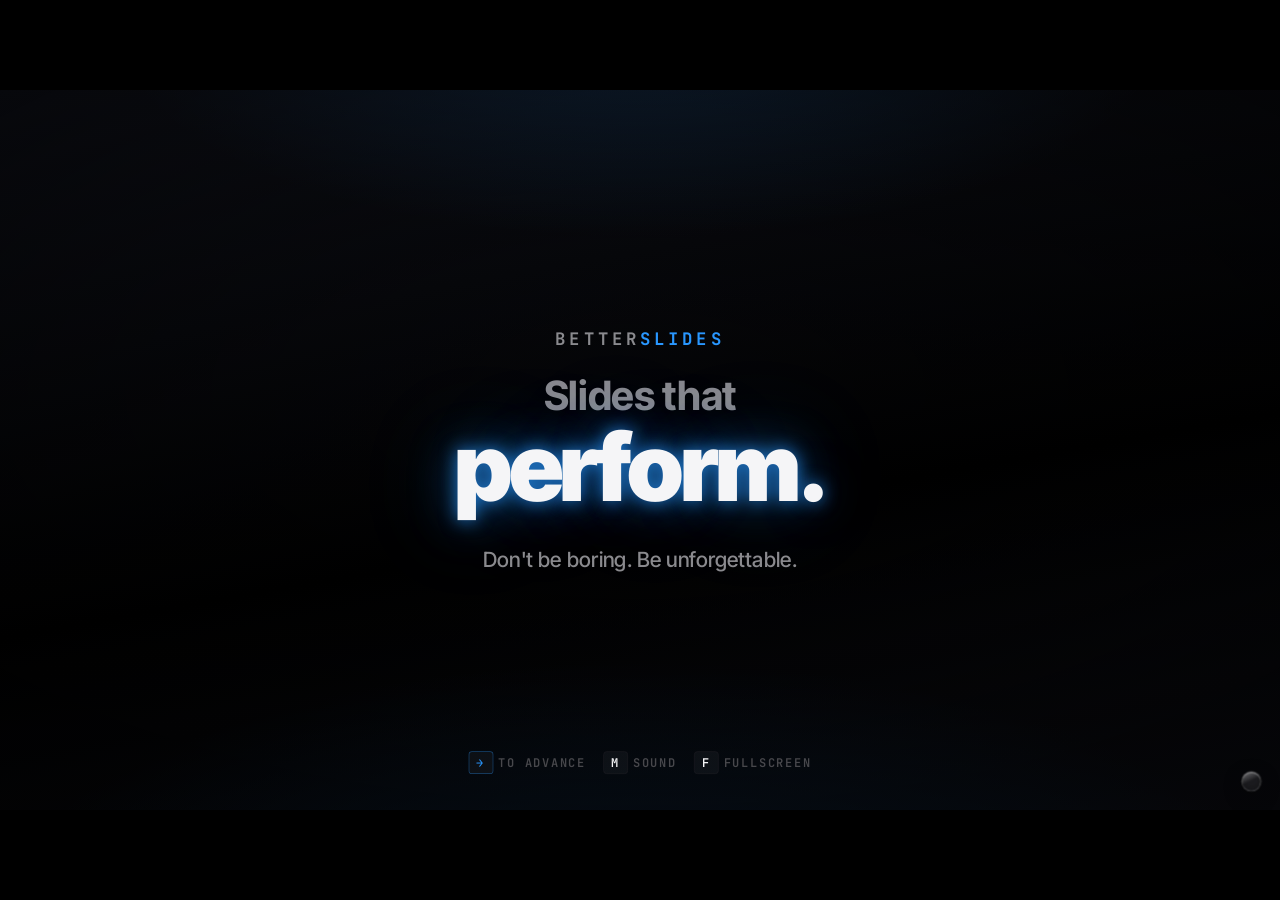
<file: keynote/index.html>
<!DOCTYPE html>
<html lang="en">
<head>
<meta charset="UTF-8">
<meta name="viewport" content="width=device-width, initial-scale=1">
<title>better-slides — slides that perform</title>
<meta name="description" content="Most slide tools make a document. better-slides makes a performance: big type, timed reveals, sound design, and a &quot;one more thing&quot; finale — one HTML file your coding agent writes for you.">
<link rel="canonical" href="https://hanley-tech.github.io/better-slides/keynote/">
<!-- Open Graph / WhatsApp / iMessage / Facebook -->
<meta property="og:type" content="website">
<meta property="og:site_name" content="better-slides">
<meta property="og:url" content="https://hanley-tech.github.io/better-slides/keynote/">
<meta property="og:title" content="better-slides — slides that perform">
<meta property="og:description" content="Most slide tools make a document. This one makes a performance. One HTML file, zero dependencies, written by your coding agent.">
<meta property="og:image" content="https://hanley-tech.github.io/better-slides/keynote/og.jpg">
<meta property="og:image:type" content="image/jpeg">
<meta property="og:image:width" content="1280">
<meta property="og:image:height" content="720">
<!-- Twitter -->
<meta name="twitter:card" content="summary_large_image">
<meta name="twitter:title" content="better-slides — slides that perform">
<meta name="twitter:description" content="Most slide tools make a document. This one makes a performance. One HTML file, zero dependencies, written by your coding agent.">
<meta name="twitter:image" content="https://hanley-tech.github.io/better-slides/keynote/og.jpg">

<!-- ════════════════════════════════════════════════════════════════════
     THEME · Noir — black stage, white light, one accent.
     See performance-styles/noir/design.md
     ════════════════════════════════════════════════════════════════════ -->
<link rel="preconnect" href="https://fonts.googleapis.com">
<link rel="preconnect" href="https://fonts.gstatic.com" crossorigin>
<!-- one fonts request: Inter Tight is the deck's face; the other three render the
     style swatches on the "six styles" slide in their real typefaces. -->
<link href="https://fonts.googleapis.com/css2?family=Inter+Tight:wght@400;500;600;700;800;900&family=Poppins:wght@700;900&family=Fraunces:opsz,wght@9..144,700;9..144,900&family=JetBrains+Mono:wght@500;800&display=swap" rel="stylesheet">
<style id="theme">
  :root{
    --ink:#F5F5F7;         /* near-white primary text (never pure #fff) */
    --muted:#8A8A8E;       /* supporting type */
    --hint:#48484C;        /* captions, chrome */
    --bg:#0B0C12;          /* the black stage */
    --black:#000000;
    --blue:#2997FF;        /* the single accent */
    --cyan:#5AC8FA;        /* lighter tint of accent — glow only */
    --deep:#0A2540;        /* dark accent end for gradients */
    --gold:#2997FF;        /* Noir has no gold — reuse the accent */
    --amber:#5AC8FA;
    --line:#1C1C22;        /* hairline dividers */
    --mono:"Inter Tight","Helvetica Neue",-apple-system,Arial,sans-serif;
    --code:"JetBrains Mono","SF Mono",ui-monospace,Menlo,monospace;
    /* background swirl palette — near-black so the stage never lifts */
    --p0:#0B0C12; --p1:#0E1018; --p2:#0A2540; --p3:#08080C; --p4:#0B0C12; --p5:#0E1018;
  }
</style>
<!-- ═══════════════════════ END THEME ═══════════════════════ -->

<style>
  *{box-sizing:border-box;margin:0;padding:0}
  html,body{height:100%;overflow:hidden}
  body{font-family:var(--mono);color:var(--ink);background:#000;-webkit-font-smoothing:antialiased}
  /* fixed 1920×1080 stage, scaled to fit, letterboxed */
  #stage{position:fixed;top:50%;left:50%;width:1920px;height:1080px;transform:translate(-50%,-50%) scale(var(--scale,1));transform-origin:center center;container-type:size;overflow:hidden;background:var(--bg)}
  .bg{position:fixed;inset:-20%;z-index:0;filter:blur(70px);opacity:.42;transition:background 1.2s ease}
  .bg::after{content:"";position:absolute;inset:0;
    background:
      radial-gradient(40% 50% at 18% 22%, var(--g1), transparent 60%),
      radial-gradient(45% 55% at 82% 30%, var(--g2), transparent 60%),
      radial-gradient(55% 60% at 50% 88%, var(--g3), transparent 62%);
    animation:swirl 18s ease-in-out infinite alternate}
  @keyframes swirl{0%{transform:translate3d(0,0,0) scale(1) rotate(0)}100%{transform:translate3d(3%,-3%,0) scale(1.1) rotate(6deg)}}
  .grain{position:fixed;inset:0;z-index:1;pointer-events:none;opacity:.05;
    background-image:url("data:image/svg+xml;utf8,<svg xmlns='http://www.w3.org/2000/svg' width='80' height='80'><filter id='n'><feTurbulence type='fractalNoise' baseFrequency='0.85' numOctaves='2'/></filter><rect width='80' height='80' filter='url(%23n)'/></svg>")}
  .deck{position:relative;z-index:2;height:100cqh;width:100cqw}
  .slide{position:absolute;inset:0;display:none;flex-direction:column;justify-content:center;padding:7cqmin 9cqmin}
  .slide.active{display:flex}
  .slide.center{align-items:center;text-align:center}

  /* ── entrances ───────────────────────────────────────────── */
  .slide.active .pop{animation:pop .7s cubic-bezier(.2,1,.3,1) backwards}
  .slide.active .pop:nth-child(1){animation-delay:.35s}   /* the held beat before the line */
  .slide.active .pop:nth-child(2){animation-delay:.5s}
  .slide.active .pop:nth-child(3){animation-delay:.62s}
  .slide.active .pop:nth-child(4){animation-delay:.74s}
  .slide.active .pop:nth-child(5){animation-delay:.86s}
  @keyframes pop{from{opacity:0;transform:translateY(26px)}to{opacity:1;transform:none}}
  .slide.active .slam{animation:slam .55s cubic-bezier(.2,1.15,.3,1) .45s backwards}
  @keyframes slam{0%{opacity:0;transform:scale(1.22)}60%{opacity:1;transform:scale(.99)}80%{transform:scale(1.01)}100%{transform:scale(1)}}

  /* ── type ladder (noir/design.md) ────────────────────────── */
  .badge{display:inline-flex;align-self:flex-start;font-family:var(--code);font-weight:700;letter-spacing:.16em;text-transform:uppercase;font-size:clamp(11px,2.4cqmin,26px);color:var(--blue);margin-bottom:3.4cqmin}
  .center .badge{align-self:center}
  .badge::after{content:"";display:block}
  h1{font-size:clamp(46px,11cqmin,190px);line-height:.95;font-weight:900;letter-spacing:-.03em}
  h2{font-size:clamp(38px,8.4cqmin,140px);line-height:1;font-weight:900;letter-spacing:-.03em}
  h2.sm{font-size:clamp(30px,6.4cqmin,108px)}
  .mega{font-size:clamp(70px,22cqmin,420px);font-weight:900;line-height:.82;letter-spacing:-.05em}
  .sub{font-size:clamp(18px,3.7cqmin,48px);font-weight:500;line-height:1.42;margin-top:3.4cqmin;max-width:24ch;color:var(--muted)}
  .center .sub{align-self:center}
  .tiny{font-family:var(--code);font-size:clamp(11px,2cqmin,22px);font-weight:600;letter-spacing:.1em;text-transform:uppercase;color:var(--hint)}
  .hl{color:var(--blue)}
  .glow{text-shadow:0 0 26px rgba(41,151,255,.75),0 0 70px rgba(41,151,255,.4),0 0 140px rgba(41,151,255,.25)}
  .rule{width:8cqmin;height:2px;background:var(--blue);margin-bottom:3.2cqmin;align-self:flex-start}
  .center .rule{align-self:center}

  /* ── title slide ─────────────────────────────────────────── */
  .title-hero{align-items:center;justify-content:center;text-align:center}
  .title-hero .bgimg{position:absolute;inset:0;z-index:0;background:
    radial-gradient(66% 46% at 50% -8%, rgba(41,151,255,.18), transparent 62%),
    radial-gradient(80% 60% at 50% 118%, rgba(10,37,64,.75), transparent 64%),
    linear-gradient(170deg,#0E1018 0%,#000 58%,#0B0C12 100%)}
  .title-hero .bgimg::after{content:"";position:absolute;inset:0;background:radial-gradient(70% 60% at 50% 42%, transparent, rgba(0,0,0,.5) 96%)}
  .title-hero>:not(.bgimg){position:relative;z-index:1}
  .title-hero .lockwm{font-family:var(--code);font-weight:700;font-size:clamp(13px,2.4cqmin,26px);letter-spacing:.2em;text-transform:uppercase;color:var(--muted)}
  .title-hero .lockwm b{color:var(--blue);font-weight:700}
  .title-hero h1{margin-top:3.4cqmin}
  .title-hero .t-sm{display:block;font-size:clamp(24px,5.6cqmin,74px);font-weight:700;line-height:1;color:var(--muted);letter-spacing:-.01em}
  .title-hero .t-mega{display:block;font-size:clamp(48px,13cqmin,190px);font-weight:900;line-height:.92;letter-spacing:-.04em;margin-top:.1em}
  .title-hero .tagline{margin-top:5cqmin;font-size:clamp(15px,2.9cqmin,34px);font-weight:500;color:var(--muted);letter-spacing:.01em}
  /* .title-hero .drive — specificity must beat `.title-hero>:not(.bgimg)` above,
     which would otherwise force this out of `position:absolute` and into the flow. */
  .title-hero .drive{position:absolute;left:0;right:0;bottom:5cqmin;z-index:2;display:flex;justify-content:center;gap:2.4cqmin;
    font-family:var(--code);font-size:clamp(10px,1.7cqmin,18px);font-weight:600;letter-spacing:.12em;text-transform:uppercase;color:var(--hint)}
  .drive span{display:inline-flex;align-items:center;gap:.7ch}
  .drive kbd{font-family:var(--code);font-size:1em;color:var(--ink);border:1px solid var(--line);border-radius:5px;padding:.25em .6em;background:rgba(255,255,255,.04)}
  .drive .k1 kbd{color:var(--blue);border-color:rgba(41,151,255,.4);animation:nudge 2.6s ease-in-out infinite}
  @keyframes nudge{0%,72%,100%{transform:translateX(0);opacity:.9}80%{transform:translateX(4px);opacity:1}88%{transform:translateX(0)}}
  .slide.active .drive{animation:pop .8s ease 1.6s backwards}

  /* ── the gap matrix ──────────────────────────────────────── */
  .matrix{width:100%;max-width:1560px;margin-top:4cqmin;font-size:clamp(11px,2.1cqmin,23px)}
  .mrow{display:grid;grid-template-columns:1.5fr repeat(4,1fr);align-items:center;
    border-bottom:1px solid var(--line);padding:1.7cqmin 0}
  .mrow.mhead{border-bottom-color:rgba(255,255,255,.16);padding-bottom:1.2cqmin}
  .mrow.mhead span{font-family:var(--code);font-weight:600;letter-spacing:.1em;text-transform:uppercase;color:var(--hint);font-size:.82em;text-align:center}
  .mrow.mhead .mlab{text-align:left}
  .mrow.us{border-bottom:none;border-top:1px solid rgba(41,151,255,.35);margin-top:.8cqmin;padding-top:2.4cqmin}
  .mlab{font-weight:700;font-size:1.35em;letter-spacing:-.02em;color:var(--muted)}
  .us .mlab{color:var(--ink);font-weight:900}
  .us .mlab b{color:var(--blue);font-weight:900}
  .mk{text-align:center;font-weight:700;font-size:1.5em;color:var(--hint)}
  .mk.y{color:var(--ink)}
  .mk.p{color:var(--muted)}
  .mk svg{width:clamp(18px,3.4cqmin,40px);height:auto;display:inline-block;vertical-align:middle;overflow:visible}
  .ck{fill:none;stroke:var(--blue);stroke-width:2.6;stroke-linecap:round;stroke-linejoin:round;filter:drop-shadow(0 0 6px rgba(41,151,255,.6))}

  /* ── one file / zero dependencies (the hero) ─────────────── */
  .mass{display:flex;align-items:center;justify-content:center;gap:6cqmin;width:100%;margin-top:1cqmin}
  .mcol{flex:1;display:flex;flex-direction:column;align-items:center;text-align:center;max-width:44%}
  .mrule{width:1px;align-self:stretch;background:linear-gradient(180deg,transparent,var(--line) 22%,var(--line) 78%,transparent)}
  /* both columns get an identical-height visual slot so the captions share a baseline */
  .swarm,.massnum{height:clamp(80px,26cqmin,300px);display:flex;align-items:center;justify-content:center}
  .swarm{width:clamp(150px,34cqmin,380px);display:block;overflow:visible}
  .swarm circle{fill:#6E6E75}
  .massnum .mega{font-size:clamp(70px,24cqmin,280px)}
  .mcap{font-family:var(--code);font-size:clamp(11px,2.1cqmin,23px);font-weight:600;letter-spacing:.08em;color:var(--muted);margin-top:2.6cqmin}
  .mcap.on{color:var(--blue)}
  .msub{font-size:clamp(11px,1.9cqmin,21px);font-weight:500;color:var(--hint);margin-top:1.2cqmin;max-width:26ch;line-height:1.45}
  .massfoot{margin-top:5cqmin;font-size:clamp(16px,3.4cqmin,44px);font-weight:700;color:var(--ink);letter-spacing:-.02em}
  .massfoot b{color:var(--blue);font-weight:900}

  /* ── event-proof screens ─────────────────────────────────── */
  .screens{display:flex;align-items:flex-start;justify-content:center;gap:7cqmin;width:100%;margin-top:3.4cqmin}
  .scol{display:flex;flex-direction:column;align-items:center;gap:2cqmin}
  .scap{font-family:var(--code);font-size:clamp(10px,1.8cqmin,19px);font-weight:600;letter-spacing:.14em;text-transform:uppercase;color:var(--hint)}
  .scap.on{color:var(--blue)}
  .sbox{width:clamp(180px,54cqmin,620px);height:clamp(100px,30cqmin,340px);display:flex;align-items:center;justify-content:center}
  .frame{position:relative;background:#000;border:1px solid var(--line);overflow:hidden;border-radius:4px}
  .frame.good{border-color:rgba(41,151,255,.45)}
  .ministage{position:absolute;top:50%;left:50%;width:480px;height:270px;transform:translate(-50%,-50%) scale(var(--ms,1));transform-origin:center;background:var(--bg);
    display:flex;flex-direction:column;justify-content:center;padding:0 30px;gap:12px}
  .reflow{position:absolute;inset:0;background:var(--bg);display:flex;flex-direction:column;justify-content:center;padding:0 26px;gap:12px;overflow:hidden}
  .mk-k{font-family:var(--code);font-size:9px;font-weight:700;letter-spacing:.18em;text-transform:uppercase;color:var(--blue)}
  .reflow .mk-k{color:#6E6E75}
  .mk-h{font-size:33px;font-weight:900;line-height:.94;letter-spacing:-.03em;color:var(--ink);white-space:nowrap}
  .reflow .mk-h{white-space:normal;color:#B6B6BC}
  .mk-s{font-size:11px;font-weight:500;color:var(--muted);white-space:nowrap}
  .reflow .mk-s{white-space:normal}
  .rchips{display:flex;justify-content:center;gap:1.2cqmin;margin-top:4cqmin;flex-wrap:wrap}
  .rchip{font-family:var(--code);font-size:clamp(9px,1.7cqmin,19px);font-weight:600;letter-spacing:.06em;color:var(--muted);
    background:transparent;border:1px solid var(--line);border-radius:999px;padding:.75em 1.5em;cursor:pointer;transition:.25s ease}
  .rchip:hover{color:var(--ink);border-color:rgba(255,255,255,.28)}
  .rchip.on{color:var(--blue);border-color:rgba(41,151,255,.55);background:rgba(41,151,255,.07)}
  .rchip:focus-visible{outline:2px solid var(--blue);outline-offset:3px}
  .dims{margin-top:2.4cqmin;text-align:center;font-family:var(--code);font-size:clamp(10px,1.8cqmin,20px);font-weight:600;letter-spacing:.1em;color:var(--hint)}
  .dims b{color:var(--muted);font-weight:600}

  /* ── agent workflow ──────────────────────────────────────── */
  .flowwrap{width:100%;max-width:1620px;margin-top:4cqmin;align-self:center}
  .flowwrap svg{width:100%;height:auto;display:block;overflow:visible}
  .fl-track{fill:none;stroke:var(--line);stroke-width:2}
  .fl-live{fill:none;stroke:var(--blue);stroke-width:2;filter:drop-shadow(0 0 6px rgba(41,151,255,.5))}
  .fl-ring{fill:#08080C;stroke:rgba(255,255,255,.2);stroke-width:2}
  .fl-ring.key{stroke:var(--blue);stroke-width:2.5;filter:drop-shadow(0 0 12px rgba(41,151,255,.45))}
  .fl-n{font:700 22px var(--code);fill:#8A8A8E;text-anchor:middle}
  .fl-n.key{fill:#2997FF}
  .fl-t{font:900 30px var(--mono);fill:#F5F5F7;text-anchor:middle;letter-spacing:-.02em}
  .fl-d{font:500 18px var(--mono);fill:#6E6E75;text-anchor:middle}

  /* ── style swatches ──────────────────────────────────────── */
  .swgrid{display:grid;grid-template-columns:repeat(3,1fr);gap:3cqmin 3cqmin;width:100%;max-width:1600px;margin-top:3.4cqmin;align-self:center}
  .sw{display:flex;flex-direction:column;gap:1.4cqmin;text-decoration:none;color:inherit;transition:transform .3s cubic-bezier(.2,1,.3,1)}
  .sw:hover,.sw:focus-visible{transform:translateY(-6px)}
  .sw:focus-visible{outline:2px solid var(--blue);outline-offset:8px;border-radius:8px}
  .swchip{position:relative;aspect-ratio:16/9;border-radius:8px;border:1px solid rgba(255,255,255,.12);overflow:hidden;
    background:var(--sbg);display:flex;flex-direction:column;justify-content:center;gap:.6cqmin;padding:0 2.4cqmin;transition:border-color .3s}
  .sw:hover .swchip,.sw:focus-visible .swchip{border-color:rgba(255,255,255,.4)}
  .swchip::after{content:"";position:absolute;inset:0;background:var(--sglow);pointer-events:none}
  .swk{position:relative;z-index:1;font-family:var(--sfam);font-size:clamp(6px,1.15cqmin,13px);font-weight:700;letter-spacing:.18em;text-transform:uppercase;color:var(--sac)}
  .swh{position:relative;z-index:1;font-family:var(--sfam);font-size:clamp(15px,3.4cqmin,38px);font-weight:900;line-height:.95;letter-spacing:-.03em;color:var(--sink)}
  .swbar{position:relative;z-index:1;width:3.4cqmin;height:2px;background:var(--sac);margin-top:.5cqmin}
  .swmeta{display:flex;align-items:baseline;gap:1ch}
  .swmeta b{font-size:clamp(13px,2.5cqmin,28px);font-weight:900;letter-spacing:-.02em;color:var(--ink);transition:color .25s}
  .sw:hover .swmeta b,.sw:focus-visible .swmeta b{color:var(--blue)}
  .swmeta i{flex:1;font-style:normal;font-size:clamp(9px,1.6cqmin,18px);font-weight:500;color:var(--hint);line-height:1.3}
  .swmeta em{font-style:normal;font-size:clamp(9px,1.6cqmin,18px);color:var(--hint);transition:.25s}
  .sw:hover .swmeta em{color:var(--blue);transform:translate(2px,-2px)}

  /* ── install CTA ─────────────────────────────────────────── */
  .cmds{display:flex;flex-direction:column;gap:1.8cqmin;width:100%;max-width:1420px;margin-top:4cqmin}
  .cmd{display:flex;align-items:center;gap:2.2cqmin;border:1px solid var(--line);border-radius:12px;padding:2.2cqmin 2.4cqmin;background:rgba(255,255,255,.02)}
  .cmd .cn{font-family:var(--code);font-size:clamp(10px,1.7cqmin,19px);font-weight:700;color:var(--hint);flex:none}
  .cmd code{flex:1;font-family:var(--code);font-size:clamp(11px,2.5cqmin,30px);font-weight:500;color:var(--ink);white-space:nowrap;overflow:hidden;text-overflow:ellipsis}
  .cmd code .p{color:var(--blue)}
  .cpy{flex:none;font-family:var(--code);font-size:clamp(9px,1.6cqmin,18px);font-weight:700;letter-spacing:.1em;text-transform:uppercase;
    color:var(--muted);background:transparent;border:1px solid var(--line);border-radius:999px;padding:.7em 1.4em;cursor:pointer;transition:.2s;min-width:9ch}
  .cpy:hover{color:var(--ink);border-color:rgba(255,255,255,.3)}
  .cpy.done{color:var(--blue);border-color:rgba(41,151,255,.5)}
  .cpy:focus-visible{outline:2px solid var(--blue);outline-offset:3px}
  .inl{font-family:var(--code);font-size:.9em;color:var(--blue)}

  /* ── omt finale ──────────────────────────────────────────── */
  .omt-slide{align-items:center;text-align:center;justify-content:center}
  .omt-slide .omt-kicker{align-self:center;margin-bottom:3cqmin}
  .omt-slide .omt-line{font-size:clamp(34px,7.6cqmin,124px);max-width:20ch}
  .omt-slide .omt-sub{align-self:center;max-width:34ch}

  /* ── close ───────────────────────────────────────────────── */
  .closelink{color:var(--ink);text-decoration:none;border-bottom:1px solid rgba(41,151,255,.5);transition:color .2s}
  .closelink:hover{color:var(--blue)}
  .closelink:focus-visible{outline:2px solid var(--blue);outline-offset:4px}

  /* ── chrome ──────────────────────────────────────────────── */
  .fab{position:fixed;bottom:2.6cqmin;right:2.6cqmin;z-index:7;width:30px;height:30px;border-radius:50%;display:flex;align-items:center;justify-content:center;cursor:pointer;
    background:rgba(255,255,255,.09);-webkit-backdrop-filter:blur(18px) saturate(180%);backdrop-filter:blur(18px) saturate(180%);
    border:1px solid rgba(255,255,255,.22);
    box-shadow:0 8px 28px rgba(0,0,0,.4),inset 0 1px 1px rgba(255,255,255,.45),inset 0 -3px 8px rgba(0,0,0,.22);
    transition:transform .3s cubic-bezier(.2,1,.3,1),background .3s}
  .fab::before{content:"";position:absolute;inset:0;border-radius:50%;background:linear-gradient(155deg,rgba(255,255,255,.4),transparent 48%);pointer-events:none}
  .fab:hover{transform:scale(1.08);background:rgba(255,255,255,.14)}
  .fab:active{transform:scale(.95)}
  .fab.on{background:rgba(41,151,255,.2);border-color:rgba(41,151,255,.5)}
  .menu{position:fixed;bottom:7cqmin;right:2.6cqmin;z-index:7;display:flex;flex-direction:column;min-width:274px;max-height:80cqh;padding:12px;border-radius:22px;font-family:var(--mono);color:var(--ink);
    background:rgba(16,18,28,.55);-webkit-backdrop-filter:blur(28px) saturate(180%);backdrop-filter:blur(28px) saturate(180%);
    border:1px solid rgba(255,255,255,.18);
    box-shadow:0 20px 54px rgba(0,0,0,.55),inset 0 1px 1px rgba(255,255,255,.28);
    opacity:0;transform:translateY(12px) scale(.95);transform-origin:bottom right;pointer-events:none;transition:.3s cubic-bezier(.2,1,.3,1)}
  .menu.open{opacity:1;transform:none;pointer-events:auto}
  .menu .wm{font-size:13px;font-weight:600;letter-spacing:-.02em;opacity:.85;padding:4px 8px 2px}
  .menu .wm b{color:var(--blue)}
  .menu .prog{display:flex;align-items:center;gap:10px;padding:10px 8px 12px}
  .menu .bar{flex:1;height:6px;border-radius:99px;background:rgba(255,255,255,.16);overflow:hidden}
  .menu .bar span{display:block;height:100%;border-radius:99px;background:linear-gradient(90deg,var(--cyan),var(--blue));transition:width .35s ease}
  .menu .count{font-size:12px;font-weight:600;opacity:.7;min-width:48px;text-align:right}
  .menu .acts{display:flex;gap:6px;margin:6px 0 2px}
  .menu .act{flex:1;display:flex;align-items:center;justify-content:center;padding:9px 0;border-radius:11px;border:1px solid rgba(255,255,255,.12);background:rgba(255,255,255,.05);color:var(--ink);font-size:16px;line-height:1;cursor:pointer;transition:background .15s}
  .menu .act:hover{background:rgba(255,255,255,.14)}
  .menu .nav{flex:1;min-height:0;overflow-y:auto;margin-top:8px;padding-top:8px;border-top:1px solid rgba(255,255,255,.12);display:flex;flex-direction:column;gap:1px}
  .menu .nav::-webkit-scrollbar{width:6px}
  .menu .nav::-webkit-scrollbar-thumb{background:rgba(255,255,255,.22);border-radius:3px}
  .menu .navi{display:flex;align-items:center;gap:9px;padding:7px 10px;border-radius:9px;border:none;background:transparent;color:var(--ink);font-family:var(--mono);font-weight:600;font-size:11.5px;cursor:pointer;text-align:left;transition:background .15s}
  .menu .navi:hover{background:rgba(255,255,255,.1)}
  .menu .navi.on{background:rgba(41,151,255,.16)}
  .menu .navi .n{opacity:.45;min-width:20px}
  .menu .navi.on .n{opacity:1;color:var(--blue)}
  .menu .navi .t{white-space:nowrap;overflow:hidden;text-overflow:ellipsis}
  .brandmark{position:fixed;top:3cqmin;left:3.6cqmin;z-index:5;display:flex;align-items:center;gap:9px;pointer-events:none;opacity:.9;transition:opacity .4s}
  .brandmark .wm{font-family:var(--code);font-weight:700;font-size:clamp(9px,1.6cqmin,17px);letter-spacing:.2em;text-transform:uppercase;color:var(--hint)}
  .brandmark .wm b{color:var(--blue);font-weight:700}
  body.first .brandmark{opacity:0}
  .confetti{position:fixed;inset:0;z-index:4;pointer-events:none;overflow:hidden;display:none}
  .confetti.go{display:block}
  .confetti b{position:absolute;top:-12cqh;width:8px;height:14px;border-radius:2px;animation:fall linear forwards}
  @keyframes fall{to{transform:translateY(125cqh) rotate(720deg)}}
  body.muted .fab.sounding,#soundbtn.off{opacity:.5}
  /* inline edit mode — press E, click any text, Ctrl/Cmd+S to save the file */
  body.editing .slide.active{outline:2px dashed rgba(255,255,255,.28);outline-offset:-10px;cursor:text}
  body.editing .fab{background:rgba(41,151,255,.25);border-color:rgba(41,151,255,.5)}

  @media (prefers-reduced-motion: reduce){
    .bg::after,.slide.active .pop,.slide.active .slam,.slide.active .drive,.drive .k1 kbd{animation:none!important}
    .bg{transition:none}
    .sw:hover{transform:none}
    .omt-kicker,.omt-line,.omt-sub{opacity:1!important}
  }
  @media print{
    html,body{height:auto;overflow:visible;background:var(--bg)}
    .bg,.grain,.confetti,.fab,.menu,.brandmark{display:none!important}
    .deck{height:auto}
    .slide{position:static!important;display:flex!important;min-height:90cqh;page-break-after:always;padding:8cqmin}
    .slide .pop,.slide .slam{animation:none!important}
    .omt-kicker,.omt-line,.omt-sub{opacity:1!important}
    .bg::after{display:none}
  }
</style>
</head>
<body>
<div id="stage">
<div class="bg" id="bg"></div>
<div class="grain"></div>
<div class="confetti" id="confetti"></div>

<div class="deck" id="deck">

  <!-- 1 · TITLE — the held black open + the drive affordance -->
  <section class="slide active title-hero" data-nav="Title">
    <div class="bgimg"></div>
    <div class="lockwm pop">better<b>slides</b></div>
    <h1 class="pop">
      <span class="t-sm">Slides that</span>
      <span class="t-mega"><span class="glow">perform.</span></span>
    </h1>
    <div class="tagline pop">Don't be boring. Be unforgettable.</div>
    <div class="drive">
      <span class="k1"><kbd>→</kbd> to advance</span>
      <span><kbd>M</kbd> sound</span>
      <span><kbd>F</kbd> fullscreen</span>
    </div>
  </section>

  <!-- 2 · THE PROBLEM -->
  <section class="slide" data-nav="The problem" data-cue="swoosh">
    <span class="badge pop">the room</span>
    <h2 class="pop">They forget your deck<br>before you <span class="hl">sit down.</span></h2>
    <div class="sub pop" style="max-width:30ch">You made a document. Documents don't get remembered — moments do.</div>
  </section>

  <!-- 3 · THE GAP — matrix infographic -->
  <section class="slide" data-nav="The gap" data-fx="matrix">
    <span class="badge pop">the gap</span>
    <h2 class="pop sm">Nobody fills <span class="hl">all four.</span></h2>
    <div class="matrix">
      <div class="mrow mhead"><span class="mlab"></span><span>Theatrics</span><span>Open / web</span><span>AI-authored</span><span>Tells you what to say</span></div>
      <div class="mrow"><span class="mlab">Apple Keynote</span><span class="mk y">✓</span><span class="mk">✕</span><span class="mk">✕</span><span class="mk">✕</span></div>
      <div class="mrow"><span class="mlab">reveal.js</span><span class="mk p">~</span><span class="mk y">✓</span><span class="mk">✕</span><span class="mk">✕</span></div>
      <div class="mrow"><span class="mlab">AI slide tools</span><span class="mk">✕</span><span class="mk y">✓</span><span class="mk y">✓</span><span class="mk">✕</span></div>
      <div class="mrow us">
        <span class="mlab">better<b>-slides</b></span>
        <span class="mk"><svg viewBox="0 0 24 24"><path class="ck" d="M3.5 12.6 L9.3 18.4 L20.5 5.6"/></svg></span>
        <span class="mk"><svg viewBox="0 0 24 24"><path class="ck" d="M3.5 12.6 L9.3 18.4 L20.5 5.6"/></svg></span>
        <span class="mk"><svg viewBox="0 0 24 24"><path class="ck" d="M3.5 12.6 L9.3 18.4 L20.5 5.6"/></svg></span>
        <span class="mk"><svg viewBox="0 0 24 24"><path class="ck" d="M3.5 12.6 L9.3 18.4 L20.5 5.6"/></svg></span>
      </div>
    </div>
  </section>

  <!-- 4 · THE ONE IDEA -->
  <section class="slide center" data-nav="One idea" data-cue="swoosh">
    <span class="badge pop">the one idea</span>
    <h2 class="slam">A deck is a <span class="hl glow">performance.</span></h2>
    <div class="sub pop" style="max-width:32ch">Not a document. Optimize for what the room feels.</div>
  </section>

  <!-- 5 · HERO — 1 file, 0 dependencies (the money slide) -->
  <section class="slide center" data-nav="1 file, 0 deps" data-fx="onefile">
    <span class="badge pop">what you ship</span>
    <div class="mass">
      <div class="mcol">
        <svg class="swarm" id="swarm" viewBox="0 0 300 220" aria-label="A dense swarm of dependency packages"></svg>
        <div class="mcap">node_modules</div>
        <div class="msub">a build step, a framework, and a folder you never read</div>
      </div>
      <div class="mrule"></div>
      <div class="mcol">
        <div class="massnum"><span class="mega glow" id="megaone">1</span></div>
        <div class="mcap on">index.html</div>
        <div class="msub">no build, no framework, no npm — it just opens</div>
      </div>
    </div>
    <div class="massfoot"><b>1 file. 0 dependencies.</b> It will still open in 10 years.</div>
  </section>

  <!-- 6 · EVENT-PROOF — the interactive fixed-stage diagram -->
  <section class="slide" data-nav="Event-proof" data-fx="screens" data-cue="swoosh">
    <span class="badge pop">built for the podium</span>
    <h2 class="pop sm">One composition. <span class="hl">Every screen.</span></h2>
    <div class="screens">
      <div class="scol">
        <div class="scap">a deck that reflows</div>
        <div class="sbox"><div class="frame" id="fbad">
          <div class="reflow">
            <div class="mk-k">the premise</div>
            <div class="mk-h">A deck is a performance.</div>
            <div class="mk-s">Not a document. The room should feel it.</div>
          </div>
        </div></div>
      </div>
      <div class="scol">
        <div class="scap on">better-slides</div>
        <div class="sbox"><div class="frame good" id="fgood">
          <div class="ministage" id="mstage">
            <div class="mk-k">the premise</div>
            <div class="mk-h">A deck is a performance.</div>
            <div class="mk-s">Not a document. The room should feel it.</div>
          </div>
        </div></div>
      </div>
    </div>
    <div class="rchips" id="rchips">
      <button class="rchip on" data-w="1920" data-h="1080">Laptop 16:9</button>
      <button class="rchip" data-w="1024" data-h="768">Hall 4:3</button>
      <button class="rchip" data-w="1680" data-h="1050">Panel 16:10</button>
      <button class="rchip" data-w="2560" data-h="1080">Ultrawide 21:9</button>
      <button class="rchip" data-w="390" data-h="844">Phone</button>
    </div>
    <div class="dims">Pick a screen · the 1920×1080 stage letterboxes into <b id="dims">1920 × 1080</b> — it never reflows</div>
  </section>

  <!-- 7 · WHAT IT IS — the agent workflow diagram -->
  <section class="slide" data-nav="How it works" data-fx="flow">
    <span class="badge pop">an agent skill</span>
    <h2 class="pop sm">Point your agent at it.</h2>
    <div class="flowwrap">
      <svg viewBox="0 0 1560 300" id="flowsvg" aria-label="Brief, method pass, style, build, perform">
        <path class="fl-track" d="M120 96 H1440"/>
        <path class="fl-live" id="flline" d="M120 96 H1440"/>
        <g id="flnodes">
          <g class="flnode"><circle class="fl-ring" cx="120" cy="96" r="46"/><text class="fl-n" x="120" y="104">01</text><text class="fl-t" x="120" y="196">Brief</text><text class="fl-d" x="120" y="228">topic · notes · .pptx</text></g>
          <g class="flnode"><circle class="fl-ring key" cx="450" cy="96" r="46"/><text class="fl-n key" x="450" y="104">02</text><text class="fl-t" x="450" y="196">Method</text><text class="fl-d" x="450" y="228">the Speaker Playbook</text></g>
          <g class="flnode"><circle class="fl-ring" cx="780" cy="96" r="46"/><text class="fl-n" x="780" y="104">03</text><text class="fl-t" x="780" y="196">Style</text><text class="fl-d" x="780" y="228">pick from live previews</text></g>
          <g class="flnode"><circle class="fl-ring" cx="1110" cy="96" r="46"/><text class="fl-n" x="1110" y="104">04</text><text class="fl-t" x="1110" y="196">Build</text><text class="fl-d" x="1110" y="228">one self-contained .html</text></g>
          <g class="flnode"><circle class="fl-ring" cx="1440" cy="96" r="46"/><text class="fl-n" x="1440" y="104">05</text><text class="fl-t" x="1440" y="196">Perform</text><text class="fl-d" x="1440" y="228">present · deploy · PDF</text></g>
        </g>
      </svg>
    </div>
    <div class="sub pop" style="max-width:46ch;align-self:center;text-align:center">Motion, sound, inline editing and a PDF export come with it.</div>
  </section>

  <!-- 8 · THE SIX STYLES — swatches, each a live demo link -->
  <section class="slide" data-nav="Six styles" data-fx="styles" data-cue="swoosh">
    <span class="badge pop">six performance styles</span>
    <h2 class="pop sm">Not themes. <span class="hl">Design systems.</span></h2>
    <div class="swgrid" id="swgrid">
      <a class="sw" href="https://hanley-tech.github.io/better-slides/demo/noir/" target="_blank" rel="noopener"
         style="--sbg:#0B0C12;--sac:#2997FF;--sink:#F5F5F7;--sfam:'Inter Tight',sans-serif;--sglow:radial-gradient(70% 60% at 50% 0%, rgba(41,151,255,.14), transparent 62%)">
        <span class="swchip"><span class="swk">one more thing</span><span class="swh">Black stage.<br>White light.</span><span class="swbar"></span></span>
        <span class="swmeta"><b>Noir</b><i>Launches, vision talks, founder pitches</i><em>↗</em></span>
      </a>
      <a class="sw" href="https://hanley-tech.github.io/better-slides/demo/obsidian/" target="_blank" rel="noopener"
         style="--sbg:#000000;--sac:#8E8E93;--sink:#F5F5F7;--sfam:'SF Pro Display',-apple-system,'Inter Tight',sans-serif;--sglow:radial-gradient(60% 55% at 50% 28%, rgba(255,255,255,.07), transparent 68%)">
        <span class="swchip"><span class="swk">restraint</span><span class="swh">No color.<br>Just air.</span><span class="swbar"></span></span>
        <span class="swmeta"><b>Obsidian</b><i>Monochrome apple.com on black</i><em>↗</em></span>
      </a>
      <a class="sw" href="https://hanley-tech.github.io/better-slides/demo/cupertino/" target="_blank" rel="noopener"
         style="--sbg:#000000;--sac:#2997FF;--sink:#F5F5F7;--sfam:'SF Pro Display',-apple-system,'Inter Tight',sans-serif;--sglow:radial-gradient(80% 70% at 78% 100%, rgba(41,151,255,.16), transparent 60%)">
        <span class="swchip"><span class="swk">chapter 01</span><span class="swh">Photo-forward.<br>Personal.</span><span class="swbar"></span></span>
        <span class="swmeta"><b>Cupertino</b><i>Your story, told in full bleed</i><em>↗</em></span>
      </a>
      <a class="sw" href="https://hanley-tech.github.io/better-slides/demo/" target="_blank" rel="noopener"
         style="--sbg:#0B1B30;--sac:#FCD830;--sink:#FFFFFF;--sfam:'Poppins',sans-serif;--sglow:radial-gradient(75% 70% at 20% 0%, rgba(16,144,224,.35), transparent 62%)">
        <span class="swchip"><span class="swk">let's go</span><span class="swh">Loud. Warm.<br>A party.</span><span class="swbar"></span></span>
        <span class="swmeta"><b>Spotlight</b><i>Meetups, teaching, hype moments</i><em>↗</em></span>
      </a>
      <a class="sw" href="https://hanley-tech.github.io/better-slides/demo/terminal/" target="_blank" rel="noopener"
         style="--sbg:#0D1117;--sac:#39D353;--sink:#E6EDF3;--sfam:'JetBrains Mono',ui-monospace,monospace;--sglow:radial-gradient(70% 60% at 50% 100%, rgba(57,211,83,.1), transparent 62%)">
        <span class="swchip"><span class="swk"># ship it</span><span class="swh">$ all mono,<br>all green.</span><span class="swbar"></span></span>
        <span class="swmeta"><b>Terminal</b><i>Dev-tool launches, security, hackathons</i><em>↗</em></span>
      </a>
      <a class="sw" href="https://hanley-tech.github.io/better-slides/demo/broadsheet/" target="_blank" rel="noopener"
         style="--sbg:#14181F;--sac:#C8553D;--sink:#EDE6D6;--sfam:'Fraunces',Georgia,serif;--sglow:radial-gradient(70% 60% at 50% 0%, rgba(200,85,61,.1), transparent 62%)">
        <span class="swchip"><span class="swk">an essay</span><span class="swh">Ink, cream,<br>one crimson.</span><span class="swbar"></span></span>
        <span class="swmeta"><b>Broadsheet</b><i>Research, strategy, essays-as-talks</i><em>↗</em></span>
      </a>
    </div>
  </section>

  <!-- 9 · THE LANDING — install it -->
  <section class="slide" data-nav="Install" data-fx="cta">
    <span class="badge pop">install</span>
    <h2 class="pop sm">Two lines in <span class="hl">Claude Code.</span></h2>
    <div class="cmds">
      <div class="cmd"><span class="cn">01</span><code id="c1"><span class="p">/plugin</span> marketplace add https://github.com/hanley-tech/better-slides</code><button class="cpy" data-copy="c1">Copy</button></div>
      <div class="cmd"><span class="cn">02</span><code id="c2"><span class="p">/plugin</span> install better-slides@better-slides</code><button class="cpy" data-copy="c2">Copy</button></div>
    </div>
    <div class="sub pop" style="max-width:none">Then run <code class="inl">/better-slides:better-slides</code> and tell it what your talk is about.</div>
  </section>

  <!-- 10 · OMT — the finale turn -->
  <section class="slide omt-slide" data-nav="One more thing" data-omt>
    <span class="badge omt-kicker" style="opacity:0">one more thing…</span>
    <h2 class="omt-line" style="opacity:0">It tells you <span class="hl glow">what to say.</span></h2>
    <div class="sub omt-sub" style="opacity:0">The Speaker Playbook is built in: one idea, one hero slide, a landing that makes them act tonight.</div>
  </section>

  <!-- 11 · CLOSE — don't vanish -->
  <section class="slide center" data-nav="Go">
    <span class="badge pop">go build one</span>
    <h1 class="pop">Don't be boring.<br><span class="hl glow">Be unforgettable.</span></h1>
    <div class="sub pop" style="max-width:40ch">
      <a class="closelink" href="https://github.com/hanley-tech/better-slides" target="_blank" rel="noopener">github.com/hanley-tech/better-slides</a>
    </div>
    <div class="tiny pop" style="margin-top:4cqmin">better-slides · by Hanley Leung · <a class="closelink" href="https://hanley.world" target="_blank" rel="noopener">hanley.world</a></div>
  </section>

</div>

<div class="brandmark"><span class="wm">better<b>slides</b></span></div>

<button class="fab" id="fab" aria-label="Deck controls"></button>
<div class="menu" id="menu">
  <div class="wm">better<b>slides</b> · Noir</div>
  <div class="prog"><div class="bar"><span id="barfill"></span></div><div class="count" id="count">1 / 1</div></div>
  <div class="acts">
    <button class="act" data-act="prev" aria-label="Previous">‹</button>
    <button class="act" data-act="next" aria-label="Next">›</button>
    <button class="act" data-act="sound" id="soundbtn" aria-label="Toggle sound" title="Sound on/off">🔊</button>
    <button class="act" data-act="edit" aria-label="Edit text" title="Edit text (E)">✎</button>
    <button class="act" data-act="full" aria-label="Fullscreen">⛶</button>
    <button class="act" data-act="print" aria-label="Print">⎙</button>
  </div>
  <div class="nav" id="nav"></div>
</div>
</div>

<!-- GSAP choreographs the diagram builds and the omt finale.
     The deck degrades gracefully to its final state if it fails to load. -->
<script src="https://cdnjs.cloudflare.com/ajax/libs/gsap/3.12.5/gsap.min.js"></script>
<script>
  const stage=document.getElementById('stage');
  function fit(){const s=Math.min(innerWidth/1920,innerHeight/1080);stage.style.setProperty('--scale',s);}
  addEventListener('resize',fit);addEventListener('orientationchange',fit);fit();
  const reducedMotion=matchMedia('(prefers-reduced-motion: reduce)').matches;
  const G=()=>(window.gsap&&!reducedMotion)?window.gsap:null;   // null ⇒ jump to final state

  /* ── SOUND DESIGN (noir cue palette) ───────────────────────────
     Synthesized via Web Audio — zero asset files. Opt-in, gesture-gated,
     never required to follow the talk. Toggle with 🔊 or the M key. */
  let actx=null, soundOn=true;
  function audio(){ try{ return actx || (actx=new (window.AudioContext||window.webkitAudioContext)()); }catch(e){ return null; } }
  function resumeAudio(){ const a=audio(); if(a&&a.state==='suspended') a.resume(); }
  function blip(freq,dur,type,gain){
    if(!soundOn) return; const a=audio(); if(!a) return;
    const o=a.createOscillator(),g=a.createGain();
    o.type=type||'sine'; o.frequency.value=freq;
    g.gain.setValueAtTime(0,a.currentTime);
    g.gain.linearRampToValueAtTime(gain||0.16,a.currentTime+0.01);
    g.gain.exponentialRampToValueAtTime(0.0001,a.currentTime+dur);
    o.connect(g).connect(a.destination); o.start(); o.stop(a.currentTime+dur);
  }
  const CUES={
    swoosh(){ if(!soundOn) return; const a=audio(); if(!a) return;         // section breaks only
      const o=a.createOscillator(),g=a.createGain(); o.type='sawtooth';
      o.frequency.setValueAtTime(900,a.currentTime); o.frequency.exponentialRampToValueAtTime(120,a.currentTime+0.25);
      g.gain.setValueAtTime(0.08,a.currentTime); g.gain.exponentialRampToValueAtTime(0.0001,a.currentTime+0.28);
      o.connect(g).connect(a.destination); o.start(); o.stop(a.currentTime+0.3); },
    chime(){ blip(880,0.5,'sine',0.15); blip(1320,0.6,'sine',0.09); },      // the hero number lands
    tick(){ blip(1500,0.05,'sine',0.05); },                                 // diagram assembly
    omt(){ blip(196,0.7,'sine',0.20); blip(294,0.85,'triangle',0.12); }     // the turn
  };
  function beat(name){ (CUES[name]||function(){})(); }
  /* applause bed — fades up under the omt, peaks on the final slide */
  function applause(gain,dur){
    if(!soundOn) return; const a=audio(); if(!a) return;
    dur=dur||2.4;
    const buf=a.createBuffer(1,Math.floor(a.sampleRate*dur),a.sampleRate), d=buf.getChannelData(0);
    for(let n=0;n<d.length;n++){ const t=n/d.length; d[n]=(Math.random()*2-1)*Math.pow(1-t,1.4)*(0.55+0.45*Math.sin(t*70)); }
    const src=a.createBufferSource(); src.buffer=buf;
    const f=a.createBiquadFilter(); f.type='bandpass'; f.frequency.value=2100; f.Q.value=0.5;
    const g=a.createGain();
    g.gain.setValueAtTime(0.0001,a.currentTime);
    g.gain.linearRampToValueAtTime(gain||0.22,a.currentTime+0.5);
    g.gain.exponentialRampToValueAtTime(0.0001,a.currentTime+dur);
    src.connect(f).connect(g).connect(a.destination); src.start();
  }

  /* ── the dependency swarm (hero slide) ─────────────────────── */
  const SWARM=(function(){
    const svg=document.getElementById('swarm'); if(!svg) return [];
    let out='',seed=7;
    const rnd=()=>{seed=(seed*16807)%2147483647;return seed/2147483647;};
    for(let k=0;k<210;k++){
      // poisson-ish blue-noise-free cluster: polar with jitter
      const ang=rnd()*Math.PI*2, rad=Math.pow(rnd(),.62)*104;
      const cx=(150+Math.cos(ang)*rad*1.28).toFixed(1), cy=(110+Math.sin(ang)*rad).toFixed(1);
      const r=(1.7+rnd()*2.6).toFixed(2);
      out+='<circle cx="'+cx+'" cy="'+cy+'" r="'+r+'" opacity="'+(0.4+rnd()*0.55).toFixed(2)+'"/>';
    }
    svg.innerHTML=out;
    return [...svg.querySelectorAll('circle')];
  })();

  /* ── the event-proof screen diagram (interactive) ──────────── */
  const SCREENS=(function(){
    const bad=document.getElementById('fbad'), good=document.getElementById('fgood');
    const ms=document.getElementById('mstage'), dims=document.getElementById('dims');
    const chips=[...document.querySelectorAll('#rchips .rchip')];
    if(!bad||!good) return null;
    const BOX={w:620,h:340};
    let cur={w:1920,h:1080};
    function frameSize(w,h){ const s=Math.min(BOX.w/w,BOX.h/h); return {w:w*s,h:h*s}; }
    function apply(w,h,animate){
      const f=frameSize(w,h);
      const set=el=>{ el.style.width=f.w+'px'; el.style.height=f.h+'px'; };
      const g=G();
      if(animate&&g){ g.to([bad,good],{width:f.w,height:f.h,duration:.55,ease:'power3.inOut'}); }
      else { set(bad); set(good); }
      // the real better-slides math: the fixed stage scaled as one unit, letterboxed
      const scale=Math.min(f.w/480,f.h/270);
      const prev=parseFloat(ms.style.getPropertyValue('--ms'))||1;
      if(animate&&g){ const o={s:prev};
        g.to(o,{s:scale,duration:.55,ease:'power3.inOut',onUpdate(){ms.style.setProperty('--ms',o.s);}}); }
      else ms.style.setProperty('--ms',scale);
      if(dims){
        if(animate&&g){ const o={w:cur.w,h:cur.h};
          g.to(o,{w:w,h:h,duration:.55,ease:'power3.inOut',onUpdate(){dims.textContent=Math.round(o.w)+' × '+Math.round(o.h);}}); }
        else dims.textContent=w+' × '+h;
      }
      cur={w,h};
    }
    chips.forEach(c=>c.addEventListener('click',e=>{
      e.stopPropagation();
      chips.forEach(x=>x.classList.toggle('on',x===c));
      apply(+c.dataset.w,+c.dataset.h,true); beat('tick');
    }));
    apply(1920,1080,false);
    return {reset(){ chips.forEach((x,n)=>x.classList.toggle('on',n===0)); apply(1920,1080,false); }};
  })();

  /* ── per-slide GSAP choreography ───────────────────────────
     Each fx hides its own elements then builds them. With no GSAP (or
     prefers-reduced-motion) nothing is ever hidden — the final state stands.
     Every build uses fromTo() with an explicit end state — never from() — so a
     slide you navigate back into always resolves to the same final composition. */
  const IN={autoAlpha:1,x:0,y:0,scale:1};                        // the canonical end state
  const FX={
    matrix(s){
      const g=G(); const rows=[...s.querySelectorAll('.mrow:not(.mhead)')], ck=[...s.querySelectorAll('.ck')];
      ck.forEach(p=>{ const L=p.getTotalLength(); p.style.strokeDasharray=L; });
      if(!g){ ck.forEach(p=>p.style.strokeDashoffset=0); rows.forEach(r=>r.style.opacity=1); return; }
      g.set(ck,{strokeDashoffset:(i,t)=>t.getTotalLength()});
      g.timeline({delay:.7})
       .fromTo(rows,{autoAlpha:0,y:14},{...IN,duration:.45,stagger:.13,ease:'power2.out'})
       .to(ck,{strokeDashoffset:0,duration:.32,stagger:.11,ease:'power2.out',onStart:()=>beat('tick')},'+=0.15');
    },
    onefile(s){
      const g=G(); const one=s.querySelector('#megaone');
      const dim=[...s.querySelectorAll('.mcol:first-child .mcap,.mcol:first-child .msub')];
      const lit=[...s.querySelectorAll('.mcol:last-child .mcap,.mcol:last-child .msub')];
      const foot=s.querySelector('.massfoot'), rule=s.querySelector('.mrule');
      if(!g) return;                                             // CSS already shows the final state
      g.timeline({delay:.5})
       .fromTo(SWARM,{scale:0},{scale:1,transformOrigin:'center',duration:.5,stagger:{amount:.9,from:'random'},ease:'power2.out'})
       .fromTo(dim,{autoAlpha:0},{...IN,duration:.4},'-=0.3')
       .fromTo(rule,{scaleY:0},{scaleY:1,transformOrigin:'center',duration:.4},'-=0.2')
       .fromTo(one,{autoAlpha:0,scale:1.5},{...IN,duration:.55,ease:'back.out(1.7)',onStart:()=>beat('chime')})
       .fromTo(lit,{autoAlpha:0},{...IN,duration:.4},'-=0.2')
       .fromTo(foot,{autoAlpha:0,y:16},{...IN,duration:.5},'-=0.1');
    },
    screens(s){
      if(SCREENS) SCREENS.reset();
      const g=G(); if(!g) return;
      g.timeline({delay:.5})
       .fromTo(s.querySelectorAll('.scol'),{autoAlpha:0,y:22},{...IN,duration:.55,stagger:.14,ease:'power3.out'})
       .fromTo(s.querySelectorAll('.rchip'),{autoAlpha:0,y:10},{...IN,duration:.35,stagger:.06},'-=0.15')
       .fromTo(s.querySelector('.dims'),{autoAlpha:0},{...IN,duration:.4},'-=0.1');
    },
    flow(s){
      const g=G(); const line=s.querySelector('#flline'); const nodes=[...s.querySelectorAll('.flnode')];
      const L=line.getTotalLength(); line.style.strokeDasharray=L;
      if(!g){ line.style.strokeDashoffset=0; return; }
      g.set(line,{strokeDashoffset:L});
      g.timeline({delay:.55})
       .fromTo(nodes,{autoAlpha:0,scale:.6},{...IN,transformOrigin:'center 96px',duration:.4,stagger:.16,ease:'back.out(2)',onStart:()=>beat('tick')})
       .to(line,{strokeDashoffset:0,duration:1.1,ease:'power2.inOut'},'-=0.7');
    },
    styles(s){
      const g=G(); if(!g) return;
      g.fromTo(s.querySelectorAll('.sw'),{autoAlpha:0,y:26},{...IN,duration:.55,stagger:.08,ease:'power3.out',delay:.55});
    },
    cta(s){
      const g=G(); if(!g) return;
      g.fromTo(s.querySelectorAll('.cmd'),{autoAlpha:0,x:-22},{...IN,duration:.5,stagger:.16,ease:'power3.out',delay:.55});
    }
  };

  const slides=[...document.querySelectorAll('.slide')];
  const cs=getComputedStyle(document.documentElement);
  const palette=['--p0','--p1','--p2','--p3','--p4','--p5'].map(v=>cs.getPropertyValue(v).trim()||'#0B0C12');
  const themes=slides.map((_,n)=>[palette[n%6],palette[(n+2)%6],palette[(n+4)%6]]);
  const bg=document.getElementById('bg');
  const barfill=document.getElementById('barfill');
  const count=document.getElementById('count');
  const fab=document.getElementById('fab');
  const menu=document.getElementById('menu');
  const nav=document.getElementById('nav');
  const navTitle=s=>{
    if(s.dataset.nav) return s.dataset.nav;
    const b=s.querySelector('.badge'); if(b) return b.textContent.trim();
    const h=s.querySelector('h1,h2'); return h?h.textContent.replace(/\s+/g,' ').trim().slice(0,26):'Slide';
  };
  const navItems=slides.map((s,n)=>{
    const btn=document.createElement('button');
    btn.className='navi'; btn.dataset.go=n;
    btn.innerHTML='<span class="n"></span><span class="t"></span>';
    btn.querySelector('.n').textContent=String(n+1).padStart(2,'0');
    btn.querySelector('.t').textContent=navTitle(s);
    nav.appendChild(btn); return btn;
  });
  let i=0, entered=false;
  function show(n){
    i=Math.max(0,Math.min(slides.length-1,n));
    slides.forEach((s,x)=>s.classList.toggle('active',x===i));
    document.body.classList.toggle('first',i===0);
    barfill.style.width=((i+1)/slides.length*100)+'%';
    count.textContent=(i+1)+' / '+slides.length;
    navItems.forEach((b,x)=>b.classList.toggle('on',x===i));
    if(navItems[i]) navItems[i].scrollIntoView({block:'nearest'});
    const t=themes[i];
    bg.style.setProperty('--g1',t[0]);bg.style.setProperty('--g2',t[1]);bg.style.setProperty('--g3',t[2]);
    const hash='#'+(i+1);
    if(location.hash!==hash){try{history.replaceState(null,'',hash);}catch(e){location.hash=hash;}}
    const cur=slides[i];
    if(entered&&cur.dataset.cue) beat(cur.dataset.cue);
    const fx=cur.dataset.fx; if(fx&&FX[fx]) FX[fx](cur);
    if(cur.hasAttribute('data-omt')) playOMT(cur);
    if(i===slides.length-1) party();
    entered=true;
  }
  /* The "one more thing" finale: a held pause, the turn, then the payoff slams in. */
  function playOMT(slide){
    const k=slide.querySelector('.omt-kicker'), line=slide.querySelector('.omt-line'), sb=slide.querySelector('.omt-sub');
    if(!k||!line) return;
    const g=G();
    if(!g){ [k,line,sb].forEach(el=>{if(el)el.style.opacity=1}); return; }
    g.set([k,line,sb],{clearProps:'all'}); k.style.opacity=0; line.style.opacity=0; if(sb) sb.style.opacity=0;
    g.timeline()
      .to(k,{autoAlpha:1,duration:.6,delay:1.1})                   // the held pause, then the turn
      .add(()=>{beat('omt');applause(.06,5.5);},'<')               // applause bed fades up under it
      .fromTo(line,{autoAlpha:0,scale:.9,y:18},{autoAlpha:1,scale:1,y:0,duration:.75,ease:'back.out(1.6)'},'+=0.45')
      .fromTo(sb,{autoAlpha:0,y:12},{autoAlpha:1,y:0,duration:.6},'+=0.25');
  }
  function party(){
    applause(.22,2.6);                                             // the bed peaks on the final slide
    const c=document.getElementById('confetti');c.classList.add('go');c.innerHTML='';
    const cols=['#F5F5F7','#F5F5F7','#2997FF','#5AC8FA'];
    for(let k=0;k<110;k++){
      const b=document.createElement('b');
      b.style.left=Math.random()*100+'%';
      b.style.background=cols[k%cols.length];
      b.style.opacity=(.5+Math.random()*.5).toFixed(2);
      b.style.animationDuration=(2.6+Math.random()*2.8)+'s';
      b.style.animationDelay=(Math.random()*.9)+'s';
      b.style.transform='scale('+(.5+Math.random())+')';
      c.appendChild(b);
    }
    setTimeout(()=>c.classList.remove('go'),5600);
  }
  function toggleFull(){document.fullscreenElement?document.exitFullscreen():document.documentElement.requestFullscreen()}
  function closeMenu(){menu.classList.remove('open');fab.classList.remove('on')}
  const soundbtn=document.getElementById('soundbtn');
  function toggleSound(){
    soundOn=!soundOn;
    document.body.classList.toggle('muted',!soundOn);
    if(soundbtn){ soundbtn.textContent=soundOn?'🔊':'🔇'; soundbtn.classList.toggle('off',!soundOn); }
    if(soundOn){ resumeAudio(); beat('swoosh'); }
  }
  /* copy-to-clipboard on the install commands */
  document.querySelectorAll('.cpy').forEach(b=>b.addEventListener('click',e=>{
    e.stopPropagation();
    const src=document.getElementById(b.dataset.copy); if(!src) return;
    const txt=src.textContent.trim();
    const done=()=>{ b.textContent='Copied'; b.classList.add('done'); beat('tick'); setTimeout(()=>{b.textContent='Copy';b.classList.remove('done')},1600); };
    const legacy=()=>{ try{ const ta=document.createElement('textarea'); ta.value=txt; ta.style.position='fixed'; ta.style.opacity=0;
      document.body.appendChild(ta); ta.select(); document.execCommand('copy'); ta.remove(); done(); }catch(err){} };
    // the async API is blocked without focus/permission in some contexts — fall back, don't fail silently
    if(navigator.clipboard&&navigator.clipboard.writeText) navigator.clipboard.writeText(txt).then(done,legacy);
    else legacy();
  }));
  /* ── INLINE EDITING — E toggles, Ctrl/Cmd+S downloads the file ── */
  let editing=false;
  function toggleEdit(){
    editing=!editing;
    document.body.classList.toggle('editing',editing);
    document.querySelectorAll('.slide').forEach(s=>{
      if(editing) s.setAttribute('contenteditable','true');
      else s.removeAttribute('contenteditable');
    });
  }
  function saveDeck(){
    const doc=document.documentElement.cloneNode(true);
    doc.querySelectorAll('#nav,#confetti,#swarm').forEach(n=>n.innerHTML='');
    doc.querySelectorAll('[contenteditable]').forEach(n=>n.removeAttribute('contenteditable'));
    const b=doc.querySelector('body'); if(b) b.classList.remove('editing');
    const html='<!DOCTYPE html>\n'+doc.outerHTML;
    const a=document.createElement('a');
    a.href=URL.createObjectURL(new Blob([html],{type:'text/html'}));
    a.download=(location.pathname.split('/').pop())||'index.html';
    a.click();
  }
  document.addEventListener('keydown',e=>{
    if((e.metaKey||e.ctrlKey)&&(e.key==='s'||e.key==='S')){e.preventDefault();saveDeck();return;}
    if(editing){if(e.key==='Escape')toggleEdit();return;}
    if(e.key==='e'||e.key==='E'){toggleEdit();return;}
    resumeAudio();
    if(['ArrowRight','ArrowDown','PageDown'].includes(e.key)){e.preventDefault();show(i+1);return}
    if(e.key===' '&&!e.target.closest('a,button')){e.preventDefault();show(i+1);return}
    if(['ArrowLeft','ArrowUp','PageUp'].includes(e.key)){e.preventDefault();show(i-1);return}
    if(e.key==='Home')show(0);if(e.key==='End')show(slides.length-1);
    if(e.key==='f'||e.key==='F')toggleFull();
    if(e.key==='m'||e.key==='M')toggleSound();
    if(e.key==='p'||e.key==='P'){e.preventDefault();window.print()}
    if(e.key==='Escape')closeMenu();
  });
  fab.addEventListener('click',e=>{e.stopPropagation();const o=menu.classList.toggle('open');fab.classList.toggle('on',o)});
  menu.addEventListener('click',e=>{
    const g=e.target.closest('.navi');
    if(g){show(+g.dataset.go);closeMenu();return;}
    const b=e.target.closest('.act');if(!b)return;
    const a=b.dataset.act;
    if(a==='prev')show(i-1);
    else if(a==='next')show(i+1);
    else if(a==='sound')toggleSound();
    else if(a==='edit'){toggleEdit();closeMenu();}
    else if(a==='full')toggleFull();
    else if(a==='print')window.print();
  });
  let sx=null;
  addEventListener('touchstart',e=>sx=e.touches[0].clientX);
  addEventListener('touchend',e=>{if(sx===null)return;const dx=e.changedTouches[0].clientX-sx;if(Math.abs(dx)>50)show(i+(dx<0?1:-1));sx=null});
  addEventListener('click',e=>{
    resumeAudio();
    if(editing)return;
    // links, buttons and the interactive diagram own their clicks — never advance on them
    if(e.target.closest('a,button,.rchips,.cmd,.fab,.menu'))return;
    if(menu.classList.contains('open')){closeMenu();return;}
    show(i+(e.clientX>innerWidth*.5?1:-1));
  });
  const slideFromHash=()=>{const n=parseInt((location.hash||'').slice(1),10);return (n>=1&&n<=slides.length)?n-1:0;};
  window.addEventListener('hashchange',()=>{const n=slideFromHash();if(n!==i)show(n);});
  show(slideFromHash());
</script>
</body>
</html>
</file>
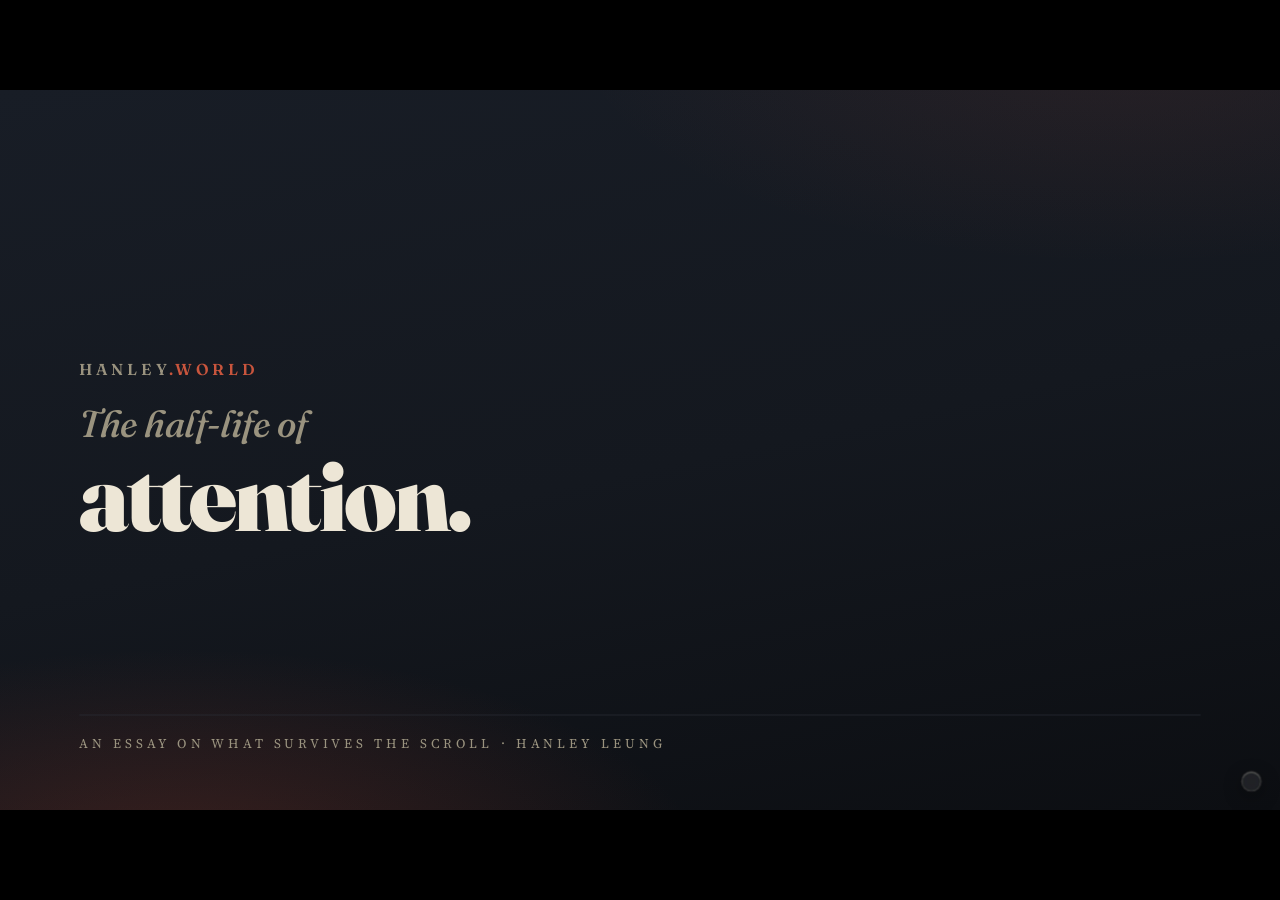
<file: demo/broadsheet/index.html>
<!DOCTYPE html>
<html lang="en">
<head>
<meta charset="UTF-8">
<meta name="viewport" content="width=device-width, initial-scale=1">
<title>The Half-Life of Attention</title>
<meta name="description" content="An essay on what survives the scroll — attention is rented, memory is owned. A short talk by Hanley Leung.">
<link rel="canonical" href="https://hanley-tech.github.io/better-slides/demo/broadsheet/">
<!-- Open Graph / WhatsApp / iMessage / Facebook -->
<meta property="og:type" content="website">
<meta property="og:site_name" content="hanley.world">
<meta property="og:url" content="https://hanley-tech.github.io/better-slides/demo/broadsheet/">
<meta property="og:title" content="The Half-Life of Attention">
<meta property="og:description" content="An essay on what survives the scroll — attention is rented, memory is owned. A short talk by Hanley Leung.">
<meta property="og:image" content="https://hanley-tech.github.io/better-slides/demo/broadsheet/og.jpg">
<meta property="og:image:type" content="image/jpeg">
<meta property="og:image:width" content="1280">
<meta property="og:image:height" content="720">
<!-- Twitter -->
<meta name="twitter:card" content="summary_large_image">
<meta name="twitter:title" content="The Half-Life of Attention">
<meta name="twitter:description" content="An essay on what survives the scroll — attention is rented, memory is owned. A short talk by Hanley Leung.">
<meta name="twitter:image" content="https://hanley-tech.github.io/better-slides/demo/broadsheet/og.jpg">

<!-- ════════════════════════════════════════════════════════════════════
     THEME  ·  the only brand-specific part — swap this whole block.
     ════════════════════════════════════════════════════════════════════ -->
<link rel="preconnect" href="https://fonts.googleapis.com">
<link rel="preconnect" href="https://fonts.gstatic.com" crossorigin>
<link href="https://fonts.googleapis.com/css2?family=Fraunces:ital,opsz,wght@0,9..144,500;0,9..144,600;0,9..144,700;0,9..144,900;1,9..144,500;1,9..144,700;1,9..144,900&family=Source+Serif+4:ital,opsz,wght@0,8..60,400;0,8..60,600;1,8..60,400&display=swap" rel="stylesheet">
<style id="theme">
  /* Broadsheet — ink stage, cream serif, one crimson accent. */
  :root{
    --ink:#EDE6D6; --bg:#14181F; --black:#0C0E12;
    --blue:#C8553D; --cyan:#C8553D; --deep:#8F3A2A;   /* crimson carries the accent role */
    --gold:#C8553D; --amber:#8F3A2A;                  /* no second accent in this system */
    --mono:"Fraunces",Georgia,serif;
    --body:"Source Serif 4",Georgia,serif;
    --muted:#9A937F;
    --line:#2A2F38;
    --p0:#14181F; --p1:#181D26; --p2:#241A18; --p3:#10131A; --p4:#14181F; --p5:#181D26;
  }
</style>
<!-- ═══════════════════════ END THEME ═══════════════════════ -->

<style>
  *{box-sizing:border-box;margin:0;padding:0}
  html,body{height:100%;overflow:hidden}
  body{font-family:var(--mono);color:var(--ink);background:#000;-webkit-font-smoothing:antialiased}
  /* fixed 1920×1080 stage, scaled to fit, letterboxed */
  #stage{position:fixed;top:50%;left:50%;width:1920px;height:1080px;transform:translate(-50%,-50%) scale(var(--scale,1));transform-origin:center center;container-type:size;overflow:hidden;background:var(--bg)}
  .bg{position:fixed;inset:-20%;z-index:0;filter:blur(70px);opacity:.42;transition:background 1.2s ease}
  .bg::after{content:"";position:absolute;inset:0;
    background:
      radial-gradient(40% 50% at 18% 22%, var(--g1), transparent 60%),
      radial-gradient(45% 55% at 82% 30%, var(--g2), transparent 60%),
      radial-gradient(55% 60% at 50% 88%, var(--g3), transparent 62%);
    animation:swirl 26s ease-in-out infinite alternate}
  @keyframes swirl{0%{transform:translate3d(0,0,0) scale(1) rotate(0)}100%{transform:translate3d(2%,-2%,0) scale(1.08) rotate(4deg)}}
  .grain{position:fixed;inset:0;z-index:1;pointer-events:none;opacity:.075;
    background-image:url("data:image/svg+xml;utf8,<svg xmlns='http://www.w3.org/2000/svg' width='80' height='80'><filter id='n'><feTurbulence type='fractalNoise' baseFrequency='0.85' numOctaves='2'/></filter><rect width='80' height='80' filter='url(%23n)'/></svg>")}
  .deck{position:relative;z-index:2;height:100cqh;width:100cqw}
  /* Broadsheet: margins are the luxury */
  .slide{position:absolute;inset:0;display:none;flex-direction:column;justify-content:center;padding:8cqmin 11cqmin}
  .slide.active{display:flex}
  /* editorial entrance — slow fade + rise, no bounce, no rotation */
  .slide.active .pop{animation:pop .85s cubic-bezier(.22,.61,.36,1) backwards}
  .slide.active .pop:nth-child(2){animation-delay:.5s}
  .slide.active .pop:nth-child(3){animation-delay:.9s}
  .slide.active .pop:nth-child(4){animation-delay:1.35s}
  .slide.active .pop:nth-child(5){animation-delay:1.8s}
  @keyframes pop{from{opacity:0;transform:translateY(20px)}to{opacity:1;transform:none}}
  /* the hero figure — the one slam in the deck, at reduced amplitude */
  .slide.active .slam{animation:slam .8s cubic-bezier(.22,.61,.36,1) 1.5s backwards}
  @keyframes slam{0%{opacity:0;transform:scale(1.07)}100%{opacity:1;transform:scale(1)}}

  /* ── the signature reveal: the crimson rule draws, then the headline ── */
  .rule{flex:none;width:40px;height:2px;background:var(--blue);margin:1.8cqmin 0 3.2cqmin}
  .slide.active .rule{animation:ruledraw .5s cubic-bezier(.22,.61,.36,1) .42s backwards}
  @keyframes ruledraw{from{width:0}to{width:40px}}
  .hair{width:100%;height:1px;background:var(--line);flex:none}

  /* type */
  .badge{display:block;align-self:flex-start;font-family:var(--mono);font-weight:600;font-style:normal;
    letter-spacing:.22em;text-transform:uppercase;font-size:clamp(11px,2.2cqmin,26px);line-height:1.2;color:var(--muted)}
  h1{font-size:clamp(40px,10cqmin,190px);line-height:.98;font-weight:900;letter-spacing:-.02em}
  h2{font-size:clamp(30px,7.6cqmin,140px);line-height:1.05;font-weight:700;letter-spacing:-.015em}
  .mega{font-size:clamp(70px,20cqmin,380px);font-weight:900;line-height:.85;letter-spacing:-.03em;color:var(--blue);padding-top:.16em}
  .sub{font-family:var(--body);font-size:clamp(15px,3.4cqmin,42px);font-weight:400;line-height:1.55;margin-top:3.4cqmin;max-width:30ch;color:var(--ink);opacity:.82}
  .tiny{font-family:var(--body);font-size:clamp(11px,2cqmin,22px);font-weight:400;letter-spacing:.1em;text-transform:uppercase;color:var(--muted)}
  /* the essay moment: one italic crimson word per headline. Bold does not exist here. */
  .em{color:var(--blue);font-style:italic;font-weight:inherit}

  /* pull quote — the section beat */
  .pull{width:100%;margin-top:1cqmin}
  .qmark{display:block;font-family:var(--mono);font-weight:900;font-size:22cqmin;line-height:.62;height:.44em;color:var(--blue);opacity:.92;letter-spacing:-.04em}
  .quote{font-family:var(--mono);font-style:italic;font-weight:500;font-size:clamp(22px,6cqmin,92px);line-height:1.25;letter-spacing:-.01em;max-width:22ch}
  .attrib{font-family:var(--body);font-variant:small-caps;letter-spacing:.16em;color:var(--muted);font-size:clamp(11px,2.2cqmin,26px);margin-top:3.4cqmin}

  /* liquid-glass control dot + popup */
  .fab{position:fixed;bottom:2.6cqmin;right:2.6cqmin;z-index:7;width:30px;height:30px;border-radius:50%;display:flex;align-items:center;justify-content:center;cursor:pointer;
    background:rgba(237,230,214,.09);-webkit-backdrop-filter:blur(18px) saturate(180%);backdrop-filter:blur(18px) saturate(180%);
    border:1px solid rgba(237,230,214,.22);
    box-shadow:0 8px 28px rgba(0,0,0,.4),inset 0 1px 1px rgba(237,230,214,.35);
    transition:transform .3s cubic-bezier(.2,1,.3,1),background .3s}
  .fab:hover{transform:scale(1.08);background:rgba(237,230,214,.14)}
  .fab:active{transform:scale(.95)}
  .fab.on{background:rgba(200,85,61,.24);border-color:rgba(200,85,61,.55)}
  .menu{position:fixed;bottom:7cqmin;right:2.6cqmin;z-index:7;display:flex;flex-direction:column;min-width:274px;max-height:80cqh;padding:12px;border-radius:4px;font-family:var(--body);color:var(--ink);
    background:rgba(12,14,18,.72);-webkit-backdrop-filter:blur(28px) saturate(150%);backdrop-filter:blur(28px) saturate(150%);
    border:1px solid var(--line);
    box-shadow:0 20px 54px rgba(0,0,0,.6);
    opacity:0;transform:translateY(12px) scale(.97);transform-origin:bottom right;pointer-events:none;transition:.3s cubic-bezier(.2,1,.3,1)}
  .menu.open{opacity:1;transform:none;pointer-events:auto}
  .menu .wm{font-family:var(--mono);font-size:13px;font-weight:600;letter-spacing:.02em;opacity:.9;padding:4px 8px 2px}
  .menu .wm b{color:var(--blue);font-weight:600}
  .menu .prog{display:flex;align-items:center;gap:10px;padding:10px 8px 12px}
  .menu .bar{flex:1;height:2px;background:rgba(237,230,214,.16);overflow:hidden}
  .menu .bar span{display:block;height:100%;background:var(--blue);transition:width .35s ease}
  .menu .count{font-size:12px;font-weight:600;opacity:.7;min-width:48px;text-align:right}
  .menu .acts{display:flex;gap:6px;margin:6px 0 2px}
  .menu .act{flex:1;display:flex;align-items:center;justify-content:center;padding:9px 0;border-radius:2px;border:1px solid var(--line);background:rgba(237,230,214,.04);color:var(--ink);font-size:16px;line-height:1;cursor:pointer;transition:background .15s}
  .menu .act:hover{background:rgba(237,230,214,.12)}
  .menu .nav{flex:1;min-height:0;overflow-y:auto;margin-top:8px;padding-top:8px;border-top:1px solid var(--line);display:flex;flex-direction:column;gap:1px}
  .menu .nav::-webkit-scrollbar{width:6px}
  .menu .nav::-webkit-scrollbar-thumb{background:rgba(237,230,214,.22)}
  .menu .navi{display:flex;align-items:center;gap:9px;padding:7px 10px;border-radius:2px;border:none;background:transparent;color:var(--ink);font-family:var(--body);font-weight:600;font-size:11.5px;cursor:pointer;text-align:left;transition:background .15s}
  .menu .navi:hover{background:rgba(237,230,214,.08)}
  .menu .navi.on{background:rgba(200,85,61,.16)}
  .menu .navi .n{opacity:.45;min-width:20px}
  .menu .navi.on .n{opacity:1;color:var(--blue)}
  .menu .navi .t{white-space:nowrap;overflow:hidden;text-overflow:ellipsis}
  /* persistent corner brand lockup */
  .brandmark{position:fixed;top:3.4cqmin;left:4cqmin;z-index:5;display:flex;align-items:center;gap:9px;pointer-events:none;opacity:.85;transition:opacity .8s ease}
  .brandmark .wm{font-family:var(--mono);font-weight:600;font-size:clamp(12px,2cqmin,20px);letter-spacing:.2em;text-transform:uppercase;color:var(--muted)}
  .brandmark .wm b{color:var(--blue);font-weight:600}
  body.first .brandmark{opacity:0}

  /* full-bleed closer */
  .slide.photo{padding:0;justify-content:flex-end}
  .slide.photo .pic{position:absolute;inset:0;z-index:0;background-size:cover;background-position:center;background-color:var(--bg)}
  .slide.photo .pic::after{content:"";position:absolute;inset:0;background:
    linear-gradient(0deg,rgba(12,14,18,.9) 6%,rgba(12,14,18,.35) 46%,transparent 84%)}
  .slide.photo .cap{position:relative;z-index:1;width:100%;padding:8cqmin 11cqmin;display:flex;flex-direction:column;align-items:flex-start}
  .slide.photo .cap h1{line-height:1.06}
  .slide.photo .cap .sub{margin-top:3.4cqmin}

  /* title slide — the held open */
  .slide .bgimg{position:absolute;inset:0;z-index:0;background-size:cover;background-position:center}
  .slide.hasbg>:not(.bgimg){position:relative;z-index:1}
  .title-hero{align-items:flex-start;justify-content:center;text-align:left}
  .title-hero .bgimg{background:
    radial-gradient(62% 46% at 14% 108%, rgba(143,58,42,.34), transparent 66%),
    radial-gradient(70% 52% at 88% -8%, rgba(200,85,61,.10), transparent 62%),
    linear-gradient(168deg, #181D26 0%, #14181F 52%, #0C0E12 100%)}
  .title-hero .t-sm{display:block;font-family:var(--mono);font-size:clamp(20px,5.2cqmin,64px);font-weight:500;font-style:italic;line-height:1.1;color:var(--muted);letter-spacing:-.01em;margin-bottom:.16em}
  .title-hero .t-mega{display:block;font-size:clamp(46px,14cqmin,250px);font-weight:900;line-height:.9;letter-spacing:-.03em}
  .title-hero .brandlock{z-index:1;display:flex;flex-direction:column;align-items:flex-start}
  .title-hero .brandlock .lockwm{font-family:var(--mono);font-weight:600;font-size:clamp(12px,2.2cqmin,24px);letter-spacing:.24em;text-transform:uppercase;color:var(--muted)}
  .title-hero .brandlock .lockwm b{color:var(--blue);font-weight:600}
  .title-hero h1{margin:3.4cqmin 0 0}
  .title-hero .title-foot{position:absolute!important;bottom:8cqmin;left:11cqmin;right:11cqmin;z-index:2;
    font-family:var(--body);font-weight:400;text-transform:uppercase;letter-spacing:.3em;font-size:clamp(10px,1.9cqmin,20px);color:var(--muted);
    padding-top:2.6cqmin;border-top:1px solid var(--line)}

  /* one-more-thing finale slide — centered, held, quiet as a turned page */
  .omt-slide{align-items:center;justify-content:center;text-align:center}
  .omt-slide .omt-kicker{align-self:center}
  .omt-slide .rule{align-self:center}
  .omt-slide .omt-line{font-size:clamp(28px,7.4cqmin,130px);max-width:16ch;line-height:1.08}
  #soundbtn.off{opacity:.5}

  /* inline edit mode — press E, click any text, Ctrl/Cmd+S to save the file */
  body.editing .slide.active{outline:1px dashed rgba(237,230,214,.28);outline-offset:-10px;cursor:text}
  body.editing .fab{background:rgba(200,85,61,.3);border-color:rgba(200,85,61,.6)}

  @media (prefers-reduced-motion: reduce){
    .bg::after,.slide.active .pop,.slide.active .slam,.slide.active .rule{animation:none!important}
    .bg{transition:none}
    .rule{width:40px!important}
    .omt-kicker,.omt-line,.omt-slide .rule{opacity:1!important}
  }
  @media print{
    html,body{height:auto;overflow:visible;background:var(--bg)}
    .bg,.grain,.fab,.menu,.brandmark{display:none!important}
    .deck{height:auto}
    .slide{position:static!important;display:flex!important;min-height:90cqh;page-break-after:always;padding:9cqmin}
    .slide .pop,.slide .slam,.slide .rule{animation:none!important}
    .rule{width:40px!important}
    .omt-kicker,.omt-line,.omt-slide .rule{opacity:1!important}
    .bg::after{display:none}
    section.slide{background:var(--bg)}
  }
</style>
</head>
<body>
<div id="stage">
<div class="bg" id="bg"></div>
<div class="grain"></div>

<div class="deck" id="deck">

  <!-- 1 · TITLE — the held open -->
  <section class="slide active hasbg title-hero" data-nav="Title">
    <div class="bgimg"></div>
    <div class="brandlock pop">
      <span class="lockwm">hanley<b>.world</b></span>
    </div>
    <h1 class="pop">
      <span class="t-sm">The half-life of</span>
      <span class="t-mega">attention.</span>
    </h1>
    <div class="title-foot pop">An essay on what survives the scroll · Hanley Leung</div>
  </section>

  <!-- 2 · THE PREMISE -->
  <section class="slide" data-nav="The premise">
    <span class="badge pop">the argument</span>
    <div class="rule"></div>
    <h2 class="pop">We got very good at being <span class="em">interesting.</span></h2>
    <div class="sub pop">Interesting is a transaction. It clears in a second and a half, and it settles to nothing. The scroll is a market that pays out in the same currency it takes.</div>
  </section>

  <!-- 3 · THE HERO FIGURE — the one number, the one chime -->
  <section class="slide" data-nav="Name three" data-hero>
    <span class="badge pop">a small experiment</span>
    <div class="rule"></div>
    <h2 class="pop">A thousand things crossed your feed yesterday.</h2>
    <div class="mega slam" style="margin-top:3cqmin">3.</div>
    <div class="sub pop" style="margin-top:2.6cqmin;max-width:34ch">Name three. Most rooms manage one — and it is almost always the thing that <span class="em">annoyed</span> them.</div>
  </section>

  <!-- 4 · THE PULL QUOTE — the section beat, the turned page -->
  <section class="slide" data-nav="Pull quote" data-swoosh>
    <div class="pull">
      <span class="qmark pop">“</span>
      <div class="quote pop">People will forget what you said, but people will never forget how you made them feel.</div>
      <div class="attrib pop">Maya Angelou</div>
    </div>
  </section>

  <!-- 5 · OMT — the turn -->
  <section class="slide omt-slide" data-nav="One more thing" data-omt data-swoosh>
    <span class="badge omt-kicker" style="opacity:0">one more thing</span>
    <div class="rule" style="opacity:0"></div>
    <h2 class="omt-line" style="opacity:0">Attention is <span class="em">rented.</span> Memory is owned.</h2>
  </section>

  <!-- 6 · THE LANDING + the credit -->
  <section class="slide photo" data-nav="Tonight">
    <div class="pic" style="background:radial-gradient(78% 62% at 16% 96%, #241A18, #0C0E12 72%)"></div>
    <div class="cap">
      <span class="badge pop">tonight</span>
      <div class="rule"></div>
      <h1 class="pop">Write the <span class="em">one sentence.</span></h1>
      <div class="sub pop" style="max-width:46ch">Before the next thing you publish — post, deck, memo — spend five minutes writing the one sentence you want repeated back to you in a week. If you cannot write it, it is not finished; it is only interesting. Done is when someone else can say it without you.</div>
      <div class="tiny pop" style="margin-top:4.4cqmin">by Hanley Leung · hanley.world</div>
    </div>
  </section>

</div>

<!-- corner brand lockup (hidden on slide 1). -->
<div class="brandmark"><span class="wm">hanley<b>.world</b></span></div>

<button class="fab" id="fab" aria-label="Deck controls"></button>
<div class="menu" id="menu">
  <div class="wm">The Half-Life of <b>Attention</b></div>
  <div class="prog"><div class="bar"><span id="barfill"></span></div><div class="count" id="count">1 / 1</div></div>
  <div class="acts">
    <button class="act" data-act="prev" aria-label="Previous">‹</button>
    <button class="act" data-act="next" aria-label="Next">›</button>
    <button class="act" data-act="sound" id="soundbtn" aria-label="Toggle sound" title="Sound on/off">🔊</button>
    <button class="act" data-act="edit" aria-label="Edit text" title="Edit text (E)">✎</button>
    <button class="act" data-act="full" aria-label="Fullscreen">⛶</button>
    <button class="act" data-act="print" aria-label="Print">⎙</button>
  </div>
  <div class="nav" id="nav"></div>
</div>
</div>

<!-- GSAP powers the omt finale build. The deck degrades gracefully if it fails to load. -->
<script src="https://cdnjs.cloudflare.com/ajax/libs/gsap/3.12.5/gsap.min.js"></script>
<script>
  const stage=document.getElementById('stage');
  function fit(){const s=Math.min(innerWidth/1920,innerHeight/1080);stage.style.setProperty('--scale',s);}
  addEventListener('resize',fit);addEventListener('orientationchange',fit);fit();
  const reducedMotion=matchMedia('(prefers-reduced-motion: reduce)').matches;

  /* ── SOUND ─────────────────────────────────────────────────────
     Broadsheet is nearly silent: a soft page-turn swoosh on section
     breaks, one low chime when the hero figure lands. No music bed,
     no applause. Opt-in, gesture-gated, never required. Toggle: M. */
  let actx=null, soundOn=true;
  function audio(){ try{ return actx || (actx=new (window.AudioContext||window.webkitAudioContext)()); }catch(e){ return null; } }
  function resumeAudio(){ const a=audio(); if(a&&a.state==='suspended') a.resume(); }
  function blip(freq,dur,type,gain){
    if(!soundOn) return; const a=audio(); if(!a) return;
    const o=a.createOscillator(),g=a.createGain();
    o.type=type||'sine'; o.frequency.value=freq;
    g.gain.setValueAtTime(0,a.currentTime);
    g.gain.linearRampToValueAtTime(gain||0.1,a.currentTime+0.02);
    g.gain.exponentialRampToValueAtTime(0.0001,a.currentTime+dur);
    o.connect(g).connect(a.destination); o.start(); o.stop(a.currentTime+dur);
  }
  const CUES={
    /* a page turning: a short breath of filtered noise, no pitch */
    pageturn(){ if(!soundOn) return; const a=audio(); if(!a) return;
      const dur=0.34, buf=a.createBuffer(1,Math.floor(a.sampleRate*dur),a.sampleRate), d=buf.getChannelData(0);
      for(let n=0;n<d.length;n++){ const t=n/d.length; d[n]=(Math.random()*2-1)*Math.sin(Math.PI*t)*Math.pow(t,.35); }
      const src=a.createBufferSource(); src.buffer=buf;
      const f=a.createBiquadFilter(); f.type='bandpass'; f.frequency.value=1400; f.Q.value=0.7;
      const g=a.createGain(); g.gain.value=0.075;
      src.connect(f).connect(g).connect(a.destination); src.start(); },
    /* one low chime — the hero figure only */
    chime(){ blip(174.6,1.5,'sine',0.11); blip(349.2,1.1,'sine',0.045); },
    omt(){ blip(146.8,1.1,'sine',0.11); }
  };
  function beat(name){ (CUES[name]||function(){})(); }
  window.beat=beat;

  const slides=[...document.querySelectorAll('.slide')];
  const cs=getComputedStyle(document.documentElement);
  const palette=['--p0','--p1','--p2','--p3','--p4','--p5'].map(v=>cs.getPropertyValue(v).trim()||'#14181F');
  const themes=slides.map((_,n)=>[palette[n%6],palette[(n+2)%6],palette[(n+4)%6]]);
  const bg=document.getElementById('bg');
  const barfill=document.getElementById('barfill');
  const count=document.getElementById('count');
  const fab=document.getElementById('fab');
  const menu=document.getElementById('menu');
  const nav=document.getElementById('nav');
  const navTitle=s=>{
    if(s.dataset.nav) return s.dataset.nav;
    const b=s.querySelector('.badge'); if(b) return b.textContent.trim();
    const h=s.querySelector('h1,h2'); return h?h.textContent.replace(/\s+/g,' ').trim().slice(0,26):'Slide';
  };
  const navItems=slides.map((s,n)=>{
    const btn=document.createElement('button');
    btn.className='navi'; btn.dataset.go=n;
    btn.innerHTML='<span class="n"></span><span class="t"></span>';
    btn.querySelector('.n').textContent=String(n+1).padStart(2,'0');
    btn.querySelector('.t').textContent=navTitle(s);
    nav.appendChild(btn); return btn;
  });
  let i=0;
  function show(n){
    i=Math.max(0,Math.min(slides.length-1,n));
    slides.forEach((s,x)=>s.classList.toggle('active',x===i));
    document.body.classList.toggle('first',i===0);
    barfill.style.width=((i+1)/slides.length*100)+'%';
    count.textContent=(i+1)+' / '+slides.length;
    navItems.forEach((b,x)=>b.classList.toggle('on',x===i));
    if(navItems[i]) navItems[i].scrollIntoView({block:'nearest'});
    const t=themes[i];
    bg.style.setProperty('--g1',t[0]);bg.style.setProperty('--g2',t[1]);bg.style.setProperty('--g3',t[2]);
    const hash='#'+(i+1);
    if(location.hash!==hash){try{history.replaceState(null,'',hash);}catch(e){location.hash=hash;}}
    // per-slide performance cues
    const cur=slides[i];
    if(cur.hasAttribute('data-swoosh')) beat('pageturn');           // section break: a turned page
    if(cur.hasAttribute('data-hero')) setTimeout(()=>beat('chime'),1550);  // the figure lands
    if(cur.classList.contains('omt-slide')) playOMT(cur);
  }
  /* The "one more thing": a held beat, the rule draws, the payoff fades up. */
  function playOMT(slide){
    const k=slide.querySelector('.omt-kicker'), r=slide.querySelector('.rule'), line=slide.querySelector('.omt-line');
    if(!k||!line||!r) return;
    if(!window.gsap||reducedMotion){ k.style.opacity=1; r.style.opacity=1; line.style.opacity=1; return; }
    gsap.killTweensOf([k,r,line]);
    gsap.set([k,line],{opacity:0,y:0,clearProps:'visibility'});
    gsap.set(r,{opacity:0,width:0});
    gsap.timeline()
      .to(k,{autoAlpha:1,duration:.7,delay:1.4})                    // the held beat, then the turn
      .to(r,{autoAlpha:1,width:40,duration:.5,ease:'power2.out'},'+=0.25')
      .add(()=>beat('omt'),'<')
      .fromTo(line,{autoAlpha:0,y:18},{autoAlpha:1,y:0,duration:.9,ease:'power3.out'},'+=0.2');
  }
  function toggleFull(){document.fullscreenElement?document.exitFullscreen():document.documentElement.requestFullscreen()}
  function closeMenu(){menu.classList.remove('open');fab.classList.remove('on')}
  const soundbtn=document.getElementById('soundbtn');
  function toggleSound(){
    soundOn=!soundOn;
    document.body.classList.toggle('muted',!soundOn);
    if(soundbtn){ soundbtn.textContent=soundOn?'🔊':'🔇'; soundbtn.classList.toggle('off',!soundOn); }
    if(soundOn){ resumeAudio(); beat('pageturn'); }
  }
  /* ── INLINE EDITING ── E toggles, Ctrl/Cmd+S downloads, Esc exits. */
  let editing=false;
  function toggleEdit(){
    editing=!editing;
    document.body.classList.toggle('editing',editing);
    document.querySelectorAll('.slide').forEach(s=>{
      if(editing) s.setAttribute('contenteditable','true');
      else s.removeAttribute('contenteditable');
    });
  }
  function saveDeck(){
    const doc=document.documentElement.cloneNode(true);
    doc.querySelectorAll('#nav').forEach(n=>n.innerHTML='');
    doc.querySelectorAll('[contenteditable]').forEach(n=>n.removeAttribute('contenteditable'));
    const b=doc.querySelector('body'); if(b) b.classList.remove('editing');
    const html='<!DOCTYPE html>\n'+doc.outerHTML;
    const a=document.createElement('a');
    a.href=URL.createObjectURL(new Blob([html],{type:'text/html'}));
    a.download=(location.pathname.split('/').pop())||'index.html';
    a.click();
  }
  document.addEventListener('keydown',e=>{
    if((e.metaKey||e.ctrlKey)&&(e.key==='s'||e.key==='S')){e.preventDefault();saveDeck();return;}
    if(editing){if(e.key==='Escape')toggleEdit();return;}
    if(e.key==='e'||e.key==='E'){toggleEdit();return;}
    resumeAudio();
    if(['ArrowRight','ArrowDown',' ','PageDown'].includes(e.key)){e.preventDefault();show(i+1)}
    if(['ArrowLeft','ArrowUp','PageUp'].includes(e.key)){e.preventDefault();show(i-1)}
    if(e.key==='Home')show(0);if(e.key==='End')show(slides.length-1);
    if(e.key==='f'||e.key==='F')toggleFull();
    if(e.key==='m'||e.key==='M')toggleSound();
    if(e.key==='p'||e.key==='P'){e.preventDefault();window.print()}
    if(e.key==='Escape')closeMenu();
  });
  fab.addEventListener('click',e=>{e.stopPropagation();const o=menu.classList.toggle('open');fab.classList.toggle('on',o)});
  menu.addEventListener('click',e=>{
    const g=e.target.closest('.navi');
    if(g){show(+g.dataset.go);closeMenu();return;}
    const b=e.target.closest('.act');if(!b)return;
    const a=b.dataset.act;
    if(a==='prev')show(i-1);
    else if(a==='next')show(i+1);
    else if(a==='sound')toggleSound();
    else if(a==='edit'){toggleEdit();closeMenu();}
    else if(a==='full')toggleFull();
    else if(a==='print')window.print();
  });
  let sx=null;
  addEventListener('touchstart',e=>sx=e.touches[0].clientX);
  addEventListener('touchend',e=>{if(sx===null)return;const dx=e.changedTouches[0].clientX-sx;if(Math.abs(dx)>50)show(i+(dx<0?1:-1));sx=null});
  addEventListener('click',e=>{
    resumeAudio();
    if(editing)return;
    if(e.target.closest('.fab')||e.target.closest('.menu'))return;
    if(menu.classList.contains('open')){closeMenu();return;}
    show(i+(e.clientX>innerWidth*.5?1:-1));
  });
  const slideFromHash=()=>{const n=parseInt((location.hash||'').slice(1),10);return (n>=1&&n<=slides.length)?n-1:0;};
  window.addEventListener('hashchange',()=>{const n=slideFromHash();if(n!==i)show(n);});
  show(slideFromHash());
</script>
</body>
</html>
</file>
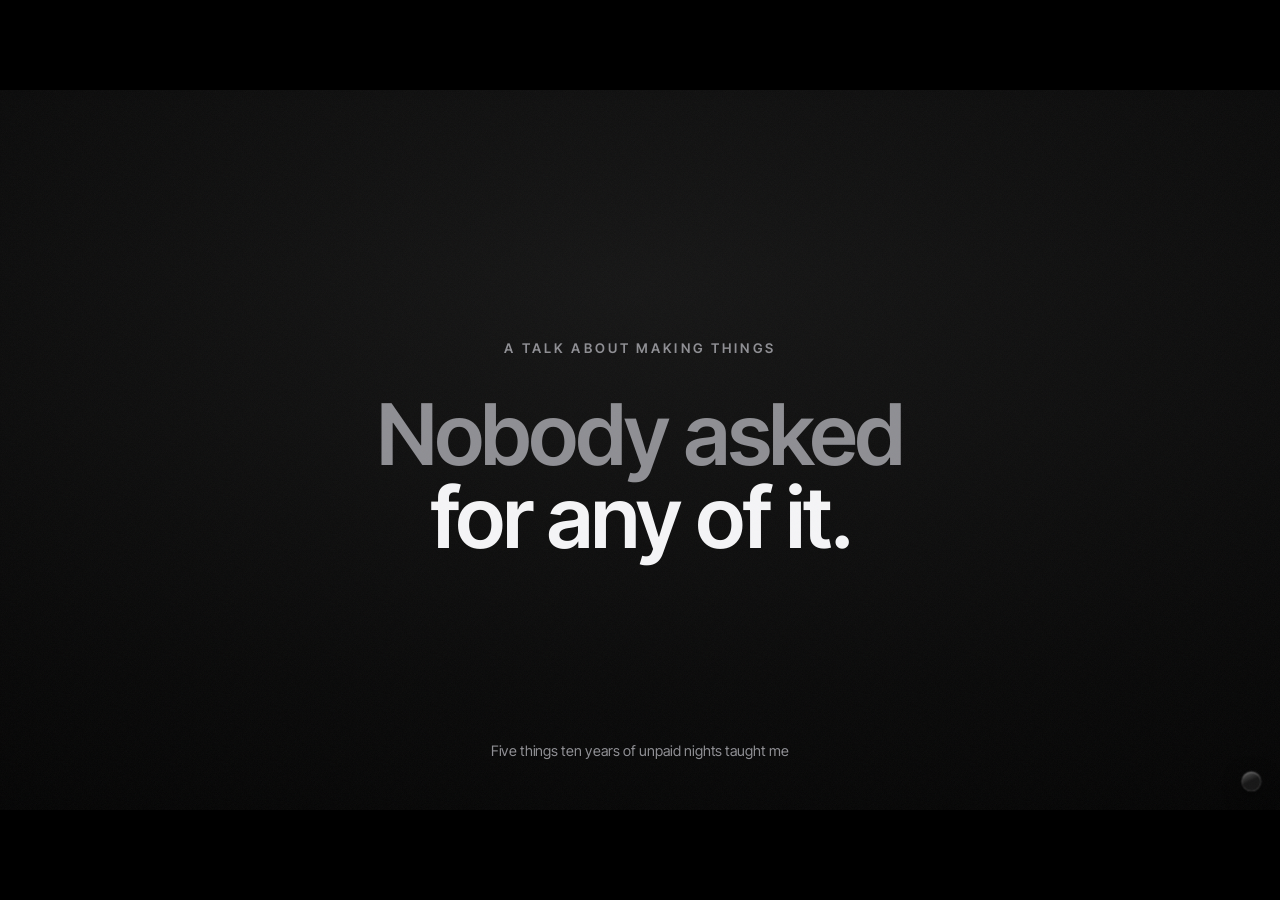
<file: demo/cupertino/index.html>
<!DOCTYPE html>
<html lang="en">
<head>
<meta charset="UTF-8">
<meta name="viewport" content="width=device-width, initial-scale=1">
<title>Five things nobody asked me to learn</title>
<meta name="description" content="Ten years of making things nobody asked for, and the five lessons that survived. A photographic keynote built with better-slides.">
<link rel="canonical" href="https://hanley-tech.github.io/better-slides/demo/cupertino/">
<!-- Open Graph / WhatsApp / iMessage / Facebook -->
<meta property="og:type" content="website">
<meta property="og:site_name" content="better-slides">
<meta property="og:url" content="https://hanley-tech.github.io/better-slides/demo/cupertino/">
<meta property="og:title" content="Five things nobody asked me to learn">
<meta property="og:description" content="Ten years of making things nobody asked for, and the five lessons that survived.">
<meta property="og:image" content="https://hanley-tech.github.io/better-slides/demo/cupertino/og.jpg">
<meta property="og:image:type" content="image/jpeg">
<meta property="og:image:width" content="1280">
<meta property="og:image:height" content="720">
<!-- Twitter -->
<meta name="twitter:card" content="summary_large_image">
<meta name="twitter:title" content="Five things nobody asked me to learn">
<meta name="twitter:description" content="Ten years of making things nobody asked for, and the five lessons that survived.">
<meta name="twitter:image" content="https://hanley-tech.github.io/better-slides/demo/cupertino/og.jpg">

<!-- ════════════════════════════════════════════════════════════════════
     THEME  ·  monochrome on true black. SF Pro on Apple platforms,
     Inter Tight as the cross-platform fallback. One blue, spent once.
     ════════════════════════════════════════════════════════════════════ -->
<link rel="preconnect" href="https://fonts.googleapis.com">
<link rel="preconnect" href="https://fonts.gstatic.com" crossorigin>
<link href="https://fonts.googleapis.com/css2?family=Inter+Tight:wght@400;500;600;700;800&display=swap" rel="stylesheet">
<style id="theme">
  :root{
    --ink:#F5F5F7; --bg:#000000; --black:#000000;
    --deep:#0A0A0A;
    --blue:#2997FF; --cyan:#2997FF;      /* the single permitted accent — used once (OMT) */
    --gold:#F5F5F7; --amber:#F5F5F7;     /* fold unused accents to white — stay monochrome */
    --muted:#8E8E93;
    --mono:"SF Pro Display","SF Pro Text",-apple-system,"Inter Tight",Arial,sans-serif;
    --p0:#000; --p1:#0a0a0a; --p2:#000; --p3:#0a0a0a; --p4:#000; --p5:#0a0a0a;
  }
</style>
<!-- ═══════════════════════ END THEME ═══════════════════════ -->

<style>
  *{box-sizing:border-box;margin:0;padding:0}
  html,body{height:100%;overflow:hidden}
  body{font-family:var(--mono);color:var(--ink);background:#000;-webkit-font-smoothing:antialiased}
  /* fixed 1920×1080 stage, scaled to fit, letterboxed */
  #stage{position:fixed;top:50%;left:50%;width:1920px;height:1080px;transform:translate(-50%,-50%) scale(var(--scale,1));transform-origin:center center;container-type:size;overflow:hidden;background:var(--bg)}
  /* the animated swirl, motes and confetti are switched off — this style is photography on black */
  .bg,.motes,.confetti{display:none!important}
  .grain{position:fixed;inset:0;z-index:3;pointer-events:none;opacity:.045;
    background-image:url("data:image/svg+xml;utf8,<svg xmlns='http://www.w3.org/2000/svg' width='80' height='80'><filter id='n'><feTurbulence type='fractalNoise' baseFrequency='0.85' numOctaves='2'/></filter><rect width='80' height='80' filter='url(%23n)'/></svg>")}
  .deck{position:relative;z-index:2;height:100cqh;width:100cqw}
  .slide{position:absolute;inset:0;display:none;flex-direction:column;justify-content:center;padding:8cqmin 9cqmin}
  .slide.active{display:flex}
  /* text-only slides sit on Obsidian's faint depth radial so the black has dimension */
  .slide.void{background:radial-gradient(120% 100% at 50% 28%, #151515 0%, #080808 58%, #000 100%)}

  /* ── base reveal · arise ──────────────────────────────────────────
     Cupertino never scale-punches: both .pop and .slam fade up with a
     gentle blur-in. Calm and cinematic, Apple — not a hype reel. */
  @keyframes arise{from{opacity:0;transform:translateY(20px);filter:blur(12px)}
                     to{opacity:1;transform:none;filter:blur(0)}}
  .slide.active .pop,.slide.active .slam{animation:arise 1s cubic-bezier(.22,.61,.18,1) backwards}
  .slide.active .pop:nth-child(2){animation-delay:.08s}
  .slide.active .pop:nth-child(3){animation-delay:.18s}
  .slide.active .pop:nth-child(4){animation-delay:.28s}
  .slide.active .pop:nth-child(5){animation-delay:.38s}

  /* ── type scale ──────────────────────────────────────────────── */
  h1,h2{font-weight:600;letter-spacing:-.024em;font-variant-numeric:tabular-nums}
  h1{font-size:clamp(46px,11.8cqmin,190px);line-height:.98}
  h2{font-size:clamp(38px,8cqmin,140px);line-height:1.05;letter-spacing:-.018em}
  .kicker{font-family:var(--mono);font-weight:600;font-size:clamp(11px,1.85cqmin,20px);line-height:1.2;
    letter-spacing:.22em;text-transform:uppercase;color:var(--muted);align-self:flex-start;margin-bottom:3.4cqmin}
  .sub{font-size:clamp(16px,3.3cqmin,42px);font-weight:400;line-height:1.34;margin-top:3.4cqmin;max-width:26ch;color:var(--muted)}
  .foot{font-size:clamp(12px,2cqmin,22px);font-weight:400;color:var(--muted);letter-spacing:.02em}

  /* ── full-bleed photography + directional scrim ──────────────────
     The scrim is directional, never a flat wash: dark where the type
     sits, transparent where the photo should stay lit. */
  .slide.photo{padding:0;justify-content:center}
  .slide.photo .pic{position:absolute;inset:0;z-index:0;background-size:cover;background-position:center;background-color:#000;
    animation:kenburns 40s ease-in-out infinite alternate;will-change:transform}
  @keyframes kenburns{from{transform:scale(1.005)}to{transform:scale(1.045)}}
  .slide.photo .pic::after{content:"";position:absolute;inset:0;
    background:linear-gradient(90deg,rgba(0,0,0,.72) 0%,rgba(0,0,0,.5) 26%,rgba(0,0,0,.16) 46%,transparent 64%)}
  /* count slide: the hero photo is bright on the left, so darken further under the numeral */
  .slide.photo.tencount .pic::after{
    background:linear-gradient(90deg,rgba(0,0,0,.8) 0%,rgba(0,0,0,.62) 34%,rgba(0,0,0,.2) 58%,transparent 78%)}
  /* recap photo is lit on the LEFT, so the scrim flips to darken the right */
  .slide.photo.recap .pic::after{
    background:linear-gradient(270deg,rgba(0,0,0,.78) 0%,rgba(0,0,0,.56) 30%,rgba(0,0,0,.18) 52%,transparent 70%)}
  .slide.photo .cap{position:relative;z-index:1;width:100%;padding:8cqmin 9cqmin;display:flex;flex-direction:column;align-items:flex-start}
  /* type over photography carries a soft shadow — contrast, never a glow */
  .slide.photo .cap h1,.slide.photo .cap h2,.slide.photo .cap .sub,
  .slide.photo .cap .kicker,.slide.photo .cap .lnum,.slide.photo .cap .bignum{
    text-shadow:0 .2cqmin 3cqmin rgba(0,0,0,.7)}
  .slide.photo .cap h2{max-width:15ch}
  .slide.photo .cap .sub{max-width:24ch}

  /* ── the count reveal · one giant numeral ─────────────────────── */
  .tencount .bignum{font-size:58cqmin;font-weight:800;line-height:.8;letter-spacing:-.05em;
    font-variant-numeric:tabular-nums;margin:0 0 1cqmin calc(-1 * .04em)}
  .tencount .cap h2{max-width:13ch;font-size:clamp(28px,5.6cqmin,96px)}

  /* ── the lesson reveal (the signature beat) ───────────────────────
     the number punches in big and blurred and settles; the headline
     clip-wipes in beneath it a beat later. */
  .lnum{font-size:clamp(30px,9cqmin,120px);font-weight:800;line-height:.9;letter-spacing:-.02em;
    font-variant-numeric:tabular-nums;margin-bottom:1.6cqmin}
  @keyframes lessonNum{0%{opacity:0;transform:translateY(.12em) scale(1.75);filter:blur(18px)}
    58%{opacity:1;filter:blur(0)}80%{transform:scale(.94)}100%{transform:scale(1)}}
  @keyframes lessonTitle{0%{opacity:0;transform:translateY(.34em);clip-path:inset(0 100% -12% 0)}
    100%{opacity:1;transform:none;clip-path:inset(0 -3% -12% 0)}}
  .slide.lesson.active .lnum{animation:lessonNum .82s cubic-bezier(.22,.61,.18,1) .1s backwards;transform-origin:left bottom}
  .slide.lesson.active .ltitle{animation:lessonTitle .78s cubic-bezier(.22,.61,.18,1) .36s backwards}
  .slide.lesson.active .sub{animation:arise 1s cubic-bezier(.22,.61,.18,1) .78s backwards}

  /* ── recap · everything, together ─────────────────────────────── */
  .slide.recap .cap{align-items:flex-end;text-align:right}
  .slide.recap .rhead{font-size:clamp(26px,6cqmin,100px);font-weight:600;letter-spacing:-.018em}
  .rrule{height:1px;width:0;background:var(--muted);opacity:.55;margin:2.4cqmin 0 3.4cqmin;align-self:flex-end}
  .slide.recap.active .rrule{animation:drawrule .9s cubic-bezier(.22,.61,.18,1) .35s forwards}
  @keyframes drawrule{from{width:0}to{width:34cqmin}}
  .rlist{display:flex;flex-direction:column;gap:1.5cqmin;align-items:flex-end}
  .ritem{display:flex;align-items:baseline;gap:1.6ch;font-size:clamp(14px,3.1cqmin,40px);font-weight:600;letter-spacing:-.012em;line-height:1.1}
  .ritem .rn{color:var(--muted);font-variant-numeric:tabular-nums;font-weight:800;font-size:.8em;min-width:1.2ch;text-align:right}
  .slide.recap.active .ritem{animation:lessonTitle .6s cubic-bezier(.22,.61,.18,1) backwards}
  .slide.recap.active .ritem:nth-child(1){animation-delay:.70s}
  .slide.recap.active .ritem:nth-child(2){animation-delay:.775s}
  .slide.recap.active .ritem:nth-child(3){animation-delay:.85s}
  .slide.recap.active .ritem:nth-child(4){animation-delay:.925s}
  .slide.recap.active .ritem:nth-child(5){animation-delay:1.0s}

  /* ── one more thing · the single blue word in the whole deck ──── */
  .omt-slide{align-items:center;text-align:center;justify-content:center}
  .omt-slide .kicker{align-self:center;margin-bottom:4cqmin}
  .omt-line{font-size:clamp(34px,8cqmin,130px);max-width:16ch;line-height:1.05}
  .omt-line .one{color:var(--blue)}

  /* ── close · the QR that hands the room your world ────────────── */
  .qrwrap{display:flex;align-items:center;gap:7cqmin;margin-top:5cqmin}
  .qr{position:relative;width:clamp(160px,30cqmin,330px);aspect-ratio:1;background:#fff;border-radius:24px;padding:2.2cqmin;flex:none;
    box-shadow:0 24px 64px rgba(0,0,0,.6)}
  .qr svg{width:100%;height:100%;display:block}
  .slide.active .qr{animation:arise 1s cubic-bezier(.22,.61,.18,1) .3s backwards}
  .qmeta{display:flex;flex-direction:column;align-items:flex-start}
  .qrurl{font-size:clamp(18px,4cqmin,54px);font-weight:600;letter-spacing:-.02em}
  .qrcta{font-size:clamp(13px,2.4cqmin,28px);font-weight:400;color:var(--muted);margin-top:1.6cqmin;line-height:1.4}

  /* ── title lockup ─────────────────────────────────────────────── */
  .title-hero{align-items:center;justify-content:center;text-align:center}
  .title-hero .lockwm{font-family:var(--mono);font-weight:600;font-size:clamp(11px,1.85cqmin,20px);
    letter-spacing:.22em;text-transform:uppercase;color:var(--muted);margin-bottom:5cqmin}
  .title-hero h1{max-width:15ch}
  .title-hero .t-sm{display:block;color:var(--muted)}
  .title-hero .title-foot{position:absolute;bottom:7cqmin;left:0;right:0;text-align:center;
    font-size:clamp(12px,2cqmin,22px);font-weight:400;color:var(--muted)}

  /* ── glass chrome, darkened to match the stage ─────────────────── */
  .fab{position:fixed;bottom:2.6cqmin;right:2.6cqmin;z-index:7;width:30px;height:30px;border-radius:50%;display:flex;align-items:center;justify-content:center;cursor:pointer;
    background:rgba(255,255,255,.07);-webkit-backdrop-filter:blur(18px) saturate(180%);backdrop-filter:blur(18px) saturate(180%);
    border:1px solid rgba(255,255,255,.18);
    box-shadow:0 8px 28px rgba(0,0,0,.5),inset 0 1px 1px rgba(255,255,255,.3);
    transition:transform .3s cubic-bezier(.2,1,.3,1),background .3s}
  .fab::before{content:"";position:absolute;inset:0;border-radius:50%;background:linear-gradient(155deg,rgba(255,255,255,.3),transparent 48%);pointer-events:none}
  .fab:hover{transform:scale(1.08);background:rgba(255,255,255,.12)}
  .fab:active{transform:scale(.95)}
  .fab.on{background:rgba(41,151,255,.2);border-color:rgba(41,151,255,.5)}
  .menu{position:fixed;bottom:7cqmin;right:2.6cqmin;z-index:7;display:flex;flex-direction:column;min-width:274px;max-height:80cqh;padding:12px;border-radius:22px;font-family:var(--mono);color:var(--ink);
    background:rgba(10,10,10,.72);-webkit-backdrop-filter:blur(28px) saturate(180%);backdrop-filter:blur(28px) saturate(180%);
    border:1px solid rgba(255,255,255,.14);
    box-shadow:0 20px 54px rgba(0,0,0,.7),inset 0 1px 1px rgba(255,255,255,.2);
    opacity:0;transform:translateY(12px) scale(.95);transform-origin:bottom right;pointer-events:none;transition:.3s cubic-bezier(.2,1,.3,1)}
  .menu.open{opacity:1;transform:none;pointer-events:auto}
  .menu .wm{font-size:13px;font-weight:600;letter-spacing:-.02em;opacity:.85;padding:4px 8px 2px}
  .menu .prog{display:flex;align-items:center;gap:10px;padding:10px 8px 12px}
  .menu .bar{flex:1;height:5px;border-radius:99px;background:rgba(255,255,255,.14);overflow:hidden}
  .menu .bar span{display:block;height:100%;border-radius:99px;background:var(--ink);transition:width .35s ease}
  .menu .count{font-size:12px;font-weight:600;color:var(--muted);min-width:48px;text-align:right}
  .menu .acts{display:flex;gap:6px;margin:6px 0 2px}
  .menu .act{flex:1;display:flex;align-items:center;justify-content:center;padding:9px 0;border-radius:11px;border:1px solid rgba(255,255,255,.1);background:rgba(255,255,255,.04);color:var(--ink);font-size:16px;line-height:1;cursor:pointer;transition:background .15s}
  .menu .act:hover{background:rgba(255,255,255,.12)}
  .menu .nav{flex:1;min-height:0;overflow-y:auto;margin-top:8px;padding-top:8px;border-top:1px solid rgba(255,255,255,.1);display:flex;flex-direction:column;gap:1px}
  .menu .nav::-webkit-scrollbar{width:6px}
  .menu .nav::-webkit-scrollbar-thumb{background:rgba(255,255,255,.2);border-radius:3px}
  .menu .navi{display:flex;align-items:center;gap:9px;padding:7px 10px;border-radius:9px;border:none;background:transparent;color:var(--ink);font-family:var(--mono);font-weight:500;font-size:11.5px;cursor:pointer;text-align:left;transition:background .15s}
  .menu .navi:hover{background:rgba(255,255,255,.08)}
  .menu .navi.on{background:rgba(255,255,255,.12)}
  .menu .navi .n{color:var(--muted);min-width:20px;font-variant-numeric:tabular-nums}
  .menu .navi.on .n{color:var(--ink)}
  .menu .navi .t{white-space:nowrap;overflow:hidden;text-overflow:ellipsis}
  #soundbtn.off{opacity:.45}
  .brandmark{position:fixed;top:4cqmin;left:4.4cqmin;z-index:5;display:flex;align-items:center;pointer-events:none}
  .brandmark .wm{font-family:var(--mono);font-weight:600;font-size:clamp(10px,1.6cqmin,17px);letter-spacing:.2em;text-transform:uppercase;color:var(--muted);
    text-shadow:0 .2cqmin 2cqmin rgba(0,0,0,.8)}
  body.first .brandmark{opacity:0}
  /* inline edit mode — press E, click any text, Ctrl/Cmd+S to save the file */
  body.editing .slide.active{outline:2px dashed rgba(255,255,255,.24);outline-offset:-10px;cursor:text}
  body.editing .fab{background:rgba(41,151,255,.25);border-color:rgba(41,151,255,.5)}

  @media (prefers-reduced-motion: reduce){
    .slide.active .pop,.slide.active .slam,.slide.photo .pic,
    .slide.lesson.active .lnum,.slide.lesson.active .ltitle,.slide.lesson.active .sub,
    .slide.recap.active .ritem,.slide.recap.active .rrule,.slide.active .qr{animation:none!important}
    .slide.photo .pic{transform:none!important}
    .rrule{width:34cqmin}
    .omt-kicker,.omt-line{opacity:1!important}
  }
  @media print{
    html,body{height:auto;overflow:visible;background:#000}
    .grain,.fab,.menu,.brandmark{display:none!important}
    .deck{height:auto}
    .slide{position:static!important;display:flex!important;min-height:90cqh;page-break-after:always;padding:8cqmin}
    .slide .pop,.slide .slam,.lnum,.ltitle,.ritem,.qr{animation:none!important}
    .slide.photo .pic{animation:none!important;transform:none!important}
    /* flatten the scrims for print */
    .slide.photo .pic::after,.slide.photo.tencount .pic::after,.slide.photo.recap .pic::after{background:rgba(0,0,0,.5)}
    .rrule{width:34cqmin}
    .omt-kicker,.omt-line{opacity:1!important}
    section.slide{background:#000}
  }
</style>
</head>
<body>
<div id="stage">
<div class="bg" id="bg"></div>
<div class="grain"></div>
<div class="motes" id="motes"></div>
<div class="confetti" id="confetti"></div>

<div class="deck" id="deck">

  <!-- 1 · TITLE — black, centered lockup, no photo -->
  <section class="slide active void title-hero" data-nav="Title">
    <div class="lockwm pop">A talk about making things</div>
    <h1 class="pop">
      <span class="t-sm">Nobody asked</span>
      <span>for any of it.</span>
    </h1>
    <div class="title-foot pop">Five things ten years of unpaid nights taught me</div>
  </section>

  <!-- 2 · STORY SETUP — the chapter, before the count begins -->
  <section class="slide photo" data-nav="The chapter" style="--pic:url('assets/setup.jpg')">
    <div class="pic" style="background-image:url('assets/setup.jpg')"></div>
    <div class="cap">
      <span class="kicker pop">2015 — a borrowed garage</span>
      <h2 class="pop">I spent ten years making things nobody asked for.</h2>
      <div class="sub pop">Most of them died quietly. The few that didn’t rearranged my life.</div>
    </div>
  </section>

  <!-- 3 · THE COUNT REVEAL — the giant numeral over the bright hero -->
  <section class="slide photo tencount" data-nav="The count" data-cue="swoosh">
    <div class="pic" style="background-image:url('assets/hero-count.jpg')"></div>
    <div class="cap">
      <div class="bignum slam">5</div>
      <h2 class="pop">Five of them stayed with me.</h2>
    </div>
  </section>

  <!-- 4 · LESSON 1 -->
  <section class="slide photo lesson" data-nav="1 · Nobody is watching" data-lesson="1">
    <div class="pic" style="background-image:url('assets/l1.jpg')"></div>
    <div class="cap">
      <div class="lnum">1</div>
      <h2 class="ltitle">Nobody is watching. That’s the gift.</h2>
      <div class="sub">An empty room is permission to be bad at something in public.</div>
    </div>
  </section>

  <!-- 5 · LESSON 2 -->
  <section class="slide photo lesson" data-nav="2 · Finish something ugly" data-lesson="2">
    <div class="pic" style="background-image:url('assets/l2.jpg')"></div>
    <div class="cap">
      <div class="lnum">2</div>
      <h2 class="ltitle">Finish something ugly.</h2>
      <div class="sub">One finished ugly thing teaches more than ten perfect plans.</div>
    </div>
  </section>

  <!-- 6 · LESSON 3 -->
  <section class="slide photo lesson" data-nav="3 · The work compounds" data-lesson="3">
    <div class="pic" style="background-image:url('assets/l3.jpg')"></div>
    <div class="cap">
      <div class="lnum">3</div>
      <h2 class="ltitle">The work compounds. You don’t.</h2>
      <div class="sub">Guard the sleep. The project will still be there in the morning.</div>
    </div>
  </section>

  <!-- 7 · LESSON 4 -->
  <section class="slide photo lesson" data-nav="4 · Say it early" data-lesson="4">
    <div class="pic" style="background-image:url('assets/l4.jpg')"></div>
    <div class="cap">
      <div class="lnum">4</div>
      <h2 class="ltitle">Say it before it’s ready.</h2>
      <div class="sub">The version you’re embarrassed by is the one that finds people.</div>
    </div>
  </section>

  <!-- 8 · LESSON 5 -->
  <section class="slide photo lesson" data-nav="5 · The road shows up" data-lesson="5">
    <div class="pic" style="background-image:url('assets/l5.jpg')"></div>
    <div class="cap">
      <div class="lnum">5</div>
      <h2 class="ltitle">The road shows up when you drive.</h2>
      <div class="sub">Nobody hands you the next chapter. You make something, and it appears.</div>
    </div>
  </section>

  <!-- 9 · RECAP — all of it, together -->
  <section class="slide photo recap" data-nav="All five">
    <div class="pic" style="background-image:url('assets/recap.jpg')"></div>
    <div class="cap">
      <div class="rhead pop">Ten years. Five things.</div>
      <div class="rrule"></div>
      <div class="rlist">
        <div class="ritem"><span class="rn">1</span><span>Nobody is watching. That’s the gift.</span></div>
        <div class="ritem"><span class="rn">2</span><span>Finish something ugly.</span></div>
        <div class="ritem"><span class="rn">3</span><span>The work compounds. You don’t.</span></div>
        <div class="ritem"><span class="rn">4</span><span>Say it before it’s ready.</span></div>
        <div class="ritem"><span class="rn">5</span><span>The road shows up when you drive.</span></div>
      </div>
    </div>
  </section>

  <!-- 10 · ONE MORE THING — the only blue in the deck -->
  <section class="slide void omt-slide" data-nav="One more thing" data-omt>
    <span class="kicker omt-kicker" style="opacity:0">one more thing…</span>
    <h2 class="omt-line" style="opacity:0">You don’t need permission. You need <span class="one">tonight.</span></h2>
  </section>

  <!-- 11 · CLOSE — the QR that hands the room your world -->
  <section class="slide void" data-nav="Go make it">
    <span class="kicker pop">thank you</span>
    <h2 class="pop">Go make the ugly thing.</h2>
    <div class="qrwrap">
      <div class="qr"><svg viewBox="0 0 33 33" aria-label="QR code to hanley.world"><g fill="#000"><rect x="4.0000" y="4.0000" width="7.0000" height="1"/><rect x="12.0000" y="4.0000" width="3.0000" height="1"/><rect x="16.0000" y="4.0000" width="2.0000" height="1"/><rect x="22.0000" y="4.0000" width="7.0000" height="1"/><rect x="4.0000" y="5.0000" width="1.0000" height="1"/><rect x="10.0000" y="5.0000" width="1.0000" height="1"/><rect x="12.0000" y="5.0000" width="1.0000" height="1"/><rect x="14.0000" y="5.0000" width="1.0000" height="1"/><rect x="18.0000" y="5.0000" width="1.0000" height="1"/><rect x="20.0000" y="5.0000" width="1.0000" height="1"/><rect x="22.0000" y="5.0000" width="1.0000" height="1"/><rect x="28.0000" y="5.0000" width="1.0000" height="1"/><rect x="4.0000" y="6.0000" width="1.0000" height="1"/><rect x="6.0000" y="6.0000" width="3.0000" height="1"/><rect x="10.0000" y="6.0000" width="1.0000" height="1"/><rect x="12.0000" y="6.0000" width="1.0000" height="1"/><rect x="14.0000" y="6.0000" width="1.0000" height="1"/><rect x="17.0000" y="6.0000" width="1.0000" height="1"/><rect x="22.0000" y="6.0000" width="1.0000" height="1"/><rect x="24.0000" y="6.0000" width="3.0000" height="1"/><rect x="28.0000" y="6.0000" width="1.0000" height="1"/><rect x="4.0000" y="7.0000" width="1.0000" height="1"/><rect x="6.0000" y="7.0000" width="3.0000" height="1"/><rect x="10.0000" y="7.0000" width="1.0000" height="1"/><rect x="13.0000" y="7.0000" width="1.0000" height="1"/><rect x="15.0000" y="7.0000" width="3.0000" height="1"/><rect x="19.0000" y="7.0000" width="2.0000" height="1"/><rect x="22.0000" y="7.0000" width="1.0000" height="1"/><rect x="24.0000" y="7.0000" width="3.0000" height="1"/><rect x="28.0000" y="7.0000" width="1.0000" height="1"/><rect x="4.0000" y="8.0000" width="1.0000" height="1"/><rect x="6.0000" y="8.0000" width="3.0000" height="1"/><rect x="10.0000" y="8.0000" width="1.0000" height="1"/><rect x="12.0000" y="8.0000" width="4.0000" height="1"/><rect x="17.0000" y="8.0000" width="2.0000" height="1"/><rect x="20.0000" y="8.0000" width="1.0000" height="1"/><rect x="22.0000" y="8.0000" width="1.0000" height="1"/><rect x="24.0000" y="8.0000" width="3.0000" height="1"/><rect x="28.0000" y="8.0000" width="1.0000" height="1"/><rect x="4.0000" y="9.0000" width="1.0000" height="1"/><rect x="10.0000" y="9.0000" width="1.0000" height="1"/><rect x="14.0000" y="9.0000" width="2.0000" height="1"/><rect x="18.0000" y="9.0000" width="1.0000" height="1"/><rect x="22.0000" y="9.0000" width="1.0000" height="1"/><rect x="28.0000" y="9.0000" width="1.0000" height="1"/><rect x="4.0000" y="10.0000" width="7.0000" height="1"/><rect x="12.0000" y="10.0000" width="1.0000" height="1"/><rect x="14.0000" y="10.0000" width="1.0000" height="1"/><rect x="16.0000" y="10.0000" width="1.0000" height="1"/><rect x="18.0000" y="10.0000" width="1.0000" height="1"/><rect x="20.0000" y="10.0000" width="1.0000" height="1"/><rect x="22.0000" y="10.0000" width="7.0000" height="1"/><rect x="13.0000" y="11.0000" width="1.0000" height="1"/><rect x="16.0000" y="11.0000" width="5.0000" height="1"/><rect x="4.0000" y="12.0000" width="1.0000" height="1"/><rect x="7.0000" y="12.0000" width="6.0000" height="1"/><rect x="15.0000" y="12.0000" width="1.0000" height="1"/><rect x="18.0000" y="12.0000" width="2.0000" height="1"/><rect x="21.0000" y="12.0000" width="1.0000" height="1"/><rect x="24.0000" y="12.0000" width="1.0000" height="1"/><rect x="26.0000" y="12.0000" width="3.0000" height="1"/><rect x="4.0000" y="13.0000" width="6.0000" height="1"/><rect x="11.0000" y="13.0000" width="2.0000" height="1"/><rect x="14.0000" y="13.0000" width="3.0000" height="1"/><rect x="18.0000" y="13.0000" width="2.0000" height="1"/><rect x="23.0000" y="13.0000" width="5.0000" height="1"/><rect x="4.0000" y="14.0000" width="2.0000" height="1"/><rect x="7.0000" y="14.0000" width="1.0000" height="1"/><rect x="9.0000" y="14.0000" width="6.0000" height="1"/><rect x="19.0000" y="14.0000" width="1.0000" height="1"/><rect x="21.0000" y="14.0000" width="2.0000" height="1"/><rect x="24.0000" y="14.0000" width="2.0000" height="1"/><rect x="28.0000" y="14.0000" width="1.0000" height="1"/><rect x="5.0000" y="15.0000" width="2.0000" height="1"/><rect x="9.0000" y="15.0000" width="1.0000" height="1"/><rect x="13.0000" y="15.0000" width="1.0000" height="1"/><rect x="19.0000" y="15.0000" width="1.0000" height="1"/><rect x="22.0000" y="15.0000" width="1.0000" height="1"/><rect x="24.0000" y="15.0000" width="5.0000" height="1"/><rect x="6.0000" y="16.0000" width="1.0000" height="1"/><rect x="8.0000" y="16.0000" width="4.0000" height="1"/><rect x="13.0000" y="16.0000" width="2.0000" height="1"/><rect x="17.0000" y="16.0000" width="2.0000" height="1"/><rect x="20.0000" y="16.0000" width="1.0000" height="1"/><rect x="22.0000" y="16.0000" width="2.0000" height="1"/><rect x="28.0000" y="16.0000" width="1.0000" height="1"/><rect x="4.0000" y="17.0000" width="1.0000" height="1"/><rect x="12.0000" y="17.0000" width="3.0000" height="1"/><rect x="16.0000" y="17.0000" width="1.0000" height="1"/><rect x="18.0000" y="17.0000" width="2.0000" height="1"/><rect x="24.0000" y="17.0000" width="1.0000" height="1"/><rect x="27.0000" y="17.0000" width="1.0000" height="1"/><rect x="4.0000" y="18.0000" width="2.0000" height="1"/><rect x="8.0000" y="18.0000" width="1.0000" height="1"/><rect x="10.0000" y="18.0000" width="5.0000" height="1"/><rect x="18.0000" y="18.0000" width="2.0000" height="1"/><rect x="21.0000" y="18.0000" width="1.0000" height="1"/><rect x="24.0000" y="18.0000" width="5.0000" height="1"/><rect x="4.0000" y="19.0000" width="1.0000" height="1"/><rect x="6.0000" y="19.0000" width="1.0000" height="1"/><rect x="8.0000" y="19.0000" width="1.0000" height="1"/><rect x="13.0000" y="19.0000" width="2.0000" height="1"/><rect x="16.0000" y="19.0000" width="3.0000" height="1"/><rect x="20.0000" y="19.0000" width="1.0000" height="1"/><rect x="23.0000" y="19.0000" width="1.0000" height="1"/><rect x="25.0000" y="19.0000" width="2.0000" height="1"/><rect x="28.0000" y="19.0000" width="1.0000" height="1"/><rect x="4.0000" y="20.0000" width="1.0000" height="1"/><rect x="7.0000" y="20.0000" width="1.0000" height="1"/><rect x="9.0000" y="20.0000" width="2.0000" height="1"/><rect x="12.0000" y="20.0000" width="1.0000" height="1"/><rect x="14.0000" y="20.0000" width="3.0000" height="1"/><rect x="20.0000" y="20.0000" width="5.0000" height="1"/><rect x="26.0000" y="20.0000" width="2.0000" height="1"/><rect x="12.0000" y="21.0000" width="4.0000" height="1"/><rect x="19.0000" y="21.0000" width="2.0000" height="1"/><rect x="24.0000" y="21.0000" width="1.0000" height="1"/><rect x="26.0000" y="21.0000" width="2.0000" height="1"/><rect x="4.0000" y="22.0000" width="7.0000" height="1"/><rect x="12.0000" y="22.0000" width="1.0000" height="1"/><rect x="16.0000" y="22.0000" width="3.0000" height="1"/><rect x="20.0000" y="22.0000" width="1.0000" height="1"/><rect x="22.0000" y="22.0000" width="1.0000" height="1"/><rect x="24.0000" y="22.0000" width="1.0000" height="1"/><rect x="28.0000" y="22.0000" width="1.0000" height="1"/><rect x="4.0000" y="23.0000" width="1.0000" height="1"/><rect x="10.0000" y="23.0000" width="1.0000" height="1"/><rect x="12.0000" y="23.0000" width="1.0000" height="1"/><rect x="15.0000" y="23.0000" width="1.0000" height="1"/><rect x="17.0000" y="23.0000" width="1.0000" height="1"/><rect x="19.0000" y="23.0000" width="2.0000" height="1"/><rect x="24.0000" y="23.0000" width="1.0000" height="1"/><rect x="28.0000" y="23.0000" width="1.0000" height="1"/><rect x="4.0000" y="24.0000" width="1.0000" height="1"/><rect x="6.0000" y="24.0000" width="3.0000" height="1"/><rect x="10.0000" y="24.0000" width="1.0000" height="1"/><rect x="12.0000" y="24.0000" width="2.0000" height="1"/><rect x="15.0000" y="24.0000" width="1.0000" height="1"/><rect x="17.0000" y="24.0000" width="1.0000" height="1"/><rect x="19.0000" y="24.0000" width="6.0000" height="1"/><rect x="27.0000" y="24.0000" width="2.0000" height="1"/><rect x="4.0000" y="25.0000" width="1.0000" height="1"/><rect x="6.0000" y="25.0000" width="3.0000" height="1"/><rect x="10.0000" y="25.0000" width="1.0000" height="1"/><rect x="12.0000" y="25.0000" width="1.0000" height="1"/><rect x="14.0000" y="25.0000" width="1.0000" height="1"/><rect x="16.0000" y="25.0000" width="2.0000" height="1"/><rect x="19.0000" y="25.0000" width="4.0000" height="1"/><rect x="27.0000" y="25.0000" width="2.0000" height="1"/><rect x="4.0000" y="26.0000" width="1.0000" height="1"/><rect x="6.0000" y="26.0000" width="3.0000" height="1"/><rect x="10.0000" y="26.0000" width="1.0000" height="1"/><rect x="15.0000" y="26.0000" width="1.0000" height="1"/><rect x="17.0000" y="26.0000" width="1.0000" height="1"/><rect x="21.0000" y="26.0000" width="1.0000" height="1"/><rect x="24.0000" y="26.0000" width="5.0000" height="1"/><rect x="4.0000" y="27.0000" width="1.0000" height="1"/><rect x="10.0000" y="27.0000" width="1.0000" height="1"/><rect x="14.0000" y="27.0000" width="4.0000" height="1"/><rect x="23.0000" y="27.0000" width="2.0000" height="1"/><rect x="26.0000" y="27.0000" width="3.0000" height="1"/><rect x="4.0000" y="28.0000" width="7.0000" height="1"/><rect x="12.0000" y="28.0000" width="1.0000" height="1"/><rect x="14.0000" y="28.0000" width="4.0000" height="1"/><rect x="20.0000" y="28.0000" width="3.0000" height="1"/><rect x="25.0000" y="28.0000" width="1.0000" height="1"/><rect x="28.0000" y="28.0000" width="1.0000" height="1"/></g></svg></div>
      <div class="qmeta">
        <div class="qrurl pop">hanley.world</div>
        <div class="qrcta pop">Open a blank file tonight. Give it one hour.<br>Ship it before you’re ready.</div>
        <div class="qrcta pop" style="margin-top:2.6cqmin">by Hanley Leung · hanley.world</div>
      </div>
    </div>
  </section>

</div>

<div class="brandmark"><span class="wm">Hanley Leung</span></div>

<button class="fab" id="fab" aria-label="Deck controls"></button>
<div class="menu" id="menu">
  <div class="wm">Five things nobody asked me to learn</div>
  <div class="prog"><div class="bar"><span id="barfill"></span></div><div class="count" id="count">1 / 1</div></div>
  <div class="acts">
    <button class="act" data-act="prev" aria-label="Previous">‹</button>
    <button class="act" data-act="next" aria-label="Next">›</button>
    <button class="act" data-act="sound" id="soundbtn" aria-label="Toggle sound" title="Sound on/off">🔊</button>
    <button class="act" data-act="edit" aria-label="Edit text" title="Edit text (E)">✎</button>
    <button class="act" data-act="full" aria-label="Fullscreen">⛶</button>
    <button class="act" data-act="print" aria-label="Print">⎙</button>
  </div>
  <div class="nav" id="nav"></div>
</div>
</div>

<!-- GSAP powers the omt finale build. The deck degrades gracefully if it fails to load. -->
<script src="https://cdnjs.cloudflare.com/ajax/libs/gsap/3.12.5/gsap.min.js"></script>
<script>
  const stage=document.getElementById('stage');
  function fit(){const s=Math.min(innerWidth/1920,innerHeight/1080);stage.style.setProperty('--scale',s);}
  addEventListener('resize',fit);addEventListener('orientationchange',fit);fit();
  const reducedMotion=matchMedia('(prefers-reduced-motion: reduce)').matches;

  /* ── SOUND DESIGN ──────────────────────────────────────────────
     Sparing and warm. A soft cue as each lesson number lands — one per
     count, so the sound IS the countdown. No applause bed, no music.
     Opt-in, gesture-gated, never required to follow the talk. */
  let actx=null, soundOn=true;
  function audio(){ try{ return actx || (actx=new (window.AudioContext||window.webkitAudioContext)()); }catch(e){ return null; } }
  function resumeAudio(){ const a=audio(); if(a&&a.state==='suspended') a.resume(); }   // unlock on first gesture
  function blip(freq,dur,type,gain,delay){
    if(!soundOn) return; const a=audio(); if(!a) return;
    const t0=a.currentTime+(delay||0);
    const o=a.createOscillator(),g=a.createGain();
    o.type=type||'sine'; o.frequency.value=freq;
    g.gain.setValueAtTime(0,t0);
    g.gain.linearRampToValueAtTime(gain||0.12,t0+0.012);
    g.gain.exponentialRampToValueAtTime(0.0001,t0+dur);
    o.connect(g).connect(a.destination); o.start(t0); o.stop(t0+dur);
  }
  const CUES={
    /* the countdown tick — a low, warm two-tone that lands with the numeral */
    tick(){ blip(174.6,0.42,'sine',0.13); blip(349.2,0.30,'sine',0.05); },
    /* the story → count turn */
    swoosh(){ if(!soundOn) return; const a=audio(); if(!a) return;
      const o=a.createOscillator(),g=a.createGain(); o.type='sine';
      o.frequency.setValueAtTime(520,a.currentTime); o.frequency.exponentialRampToValueAtTime(110,a.currentTime+0.5);
      g.gain.setValueAtTime(0.075,a.currentTime); g.gain.exponentialRampToValueAtTime(0.0001,a.currentTime+0.55);
      o.connect(g).connect(a.destination); o.start(); o.stop(a.currentTime+0.6); },
    /* one gentle cue under the one more thing */
    omt(){ blip(196,0.85,'sine',0.14); blip(293.7,1.0,'sine',0.07,0.06); }
  };
  function beat(name){ (CUES[name]||function(){})(); }

  const slides=[...document.querySelectorAll('.slide')];
  const barfill=document.getElementById('barfill');
  const count=document.getElementById('count');
  const fab=document.getElementById('fab');
  const menu=document.getElementById('menu');
  const nav=document.getElementById('nav');
  const navTitle=s=>{
    if(s.dataset.nav) return s.dataset.nav;
    const h=s.querySelector('h1,h2'); return h?h.textContent.replace(/\s+/g,' ').trim().slice(0,26):'Slide';
  };
  const navItems=slides.map((s,n)=>{
    const btn=document.createElement('button');
    btn.className='navi'; btn.dataset.go=n;
    btn.innerHTML='<span class="n"></span><span class="t"></span>';
    btn.querySelector('.n').textContent=String(n+1).padStart(2,'0');
    btn.querySelector('.t').textContent=navTitle(s);
    nav.appendChild(btn); return btn;
  });
  let i=0, cueTimer=null;
  function show(n){
    i=Math.max(0,Math.min(slides.length-1,n));
    slides.forEach((s,x)=>s.classList.toggle('active',x===i));
    document.body.classList.toggle('first',i===0);
    barfill.style.width=((i+1)/slides.length*100)+'%';
    count.textContent=(i+1)+' / '+slides.length;
    navItems.forEach((b,x)=>b.classList.toggle('on',x===i));
    if(navItems[i]) navItems[i].scrollIntoView({block:'nearest'});
    const hash='#'+(i+1);
    if(location.hash!==hash){try{history.replaceState(null,'',hash);}catch(e){location.hash=hash;}}
    // per-slide performance cues
    const cur=slides[i];
    clearTimeout(cueTimer);
    if(cur.hasAttribute('data-omt')) playOMT(cur);
    else if(cur.dataset.lesson) cueTimer=setTimeout(()=>beat('tick'),reducedMotion?0:340); // as the numeral settles
    else if(cur.dataset.cue) cueTimer=setTimeout(()=>beat(cur.dataset.cue),120);
  }
  /* The "one more thing": a held pause, the turn, then the one blue word. */
  function playOMT(slide){
    const k=slide.querySelector('.omt-kicker'), line=slide.querySelector('.omt-line');
    if(!k||!line) return;
    if(!window.gsap||reducedMotion){ k.style.opacity=1; line.style.opacity=1; beat('omt'); return; }
    gsap.set([k,line],{clearProps:'all'}); k.style.opacity=0; line.style.opacity=0;
    gsap.timeline()
      .to(k,{autoAlpha:1,duration:.7,delay:1.1,ease:'power2.out'})       // held pause, then the turn
      .add(()=>beat('omt'),'<')
      .fromTo(line,{autoAlpha:0,y:20,filter:'blur(12px)'},
                   {autoAlpha:1,y:0,filter:'blur(0px)',duration:1,ease:'power3.out'},'+=0.5');
  }
  function toggleFull(){document.fullscreenElement?document.exitFullscreen():document.documentElement.requestFullscreen()}
  function closeMenu(){menu.classList.remove('open');fab.classList.remove('on')}
  const soundbtn=document.getElementById('soundbtn');
  function toggleSound(){
    soundOn=!soundOn;
    document.body.classList.toggle('muted',!soundOn);
    if(soundbtn){ soundbtn.textContent=soundOn?'🔊':'🔇'; soundbtn.classList.toggle('off',!soundOn); }
    if(soundOn){ resumeAudio(); beat('tick'); }   // a quiet confirmation
  }
  /* ── INLINE EDITING ─────────────────────────────────────────
     E toggles edit mode (click any text, type), Ctrl/Cmd+S downloads the
     edited deck as a self-contained HTML file. Esc exits edit mode. */
  let editing=false;
  function toggleEdit(){
    editing=!editing;
    document.body.classList.toggle('editing',editing);
    document.querySelectorAll('.slide').forEach(s=>{
      if(editing) s.setAttribute('contenteditable','true');
      else s.removeAttribute('contenteditable');
    });
  }
  function saveDeck(){
    const doc=document.documentElement.cloneNode(true);
    doc.querySelectorAll('#nav').forEach(n=>n.innerHTML='');
    doc.querySelectorAll('[contenteditable]').forEach(n=>n.removeAttribute('contenteditable'));
    const b=doc.querySelector('body'); if(b) b.classList.remove('editing');
    const html='<!DOCTYPE html>\n'+doc.outerHTML;
    const a=document.createElement('a');
    a.href=URL.createObjectURL(new Blob([html],{type:'text/html'}));
    a.download=(location.pathname.split('/').pop())||'index.html';
    a.click();
  }
  document.addEventListener('keydown',e=>{
    if((e.metaKey||e.ctrlKey)&&(e.key==='s'||e.key==='S')){e.preventDefault();saveDeck();return;}
    if(editing){if(e.key==='Escape')toggleEdit();return;}
    if(e.key==='e'||e.key==='E'){toggleEdit();return;}
    resumeAudio();                                   // unlock audio on first key
    if(['ArrowRight','ArrowDown',' ','PageDown'].includes(e.key)){e.preventDefault();show(i+1)}
    if(['ArrowLeft','ArrowUp','PageUp'].includes(e.key)){e.preventDefault();show(i-1)}
    if(e.key==='Home')show(0);if(e.key==='End')show(slides.length-1);
    if(e.key==='f'||e.key==='F')toggleFull();
    if(e.key==='m'||e.key==='M')toggleSound();
    if(e.key==='p'||e.key==='P'){e.preventDefault();window.print()}
    if(e.key==='Escape')closeMenu();
  });
  fab.addEventListener('click',e=>{e.stopPropagation();const o=menu.classList.toggle('open');fab.classList.toggle('on',o)});
  menu.addEventListener('click',e=>{
    const g=e.target.closest('.navi');
    if(g){show(+g.dataset.go);closeMenu();return;}
    const b=e.target.closest('.act');if(!b)return;
    const a=b.dataset.act;
    if(a==='prev')show(i-1);
    else if(a==='next')show(i+1);
    else if(a==='sound')toggleSound();
    else if(a==='edit'){toggleEdit();closeMenu();}
    else if(a==='full')toggleFull();
    else if(a==='print')window.print();
  });
  let sx=null;
  addEventListener('touchstart',e=>sx=e.touches[0].clientX);
  addEventListener('touchend',e=>{if(sx===null)return;const dx=e.changedTouches[0].clientX-sx;if(Math.abs(dx)>50)show(i+(dx<0?1:-1));sx=null});
  addEventListener('click',e=>{
    resumeAudio();                                   // unlock audio on first click
    if(editing)return;
    if(e.target.closest('.fab')||e.target.closest('.menu'))return;
    if(menu.classList.contains('open')){closeMenu();return;}
    show(i+(e.clientX>innerWidth*.5?1:-1));
  });
  const slideFromHash=()=>{const n=parseInt((location.hash||'').slice(1),10);return (n>=1&&n<=slides.length)?n-1:0;};
  window.addEventListener('hashchange',()=>{const n=slideFromHash();if(n!==i)show(n);});
  show(slideFromHash());
</script>
</body>
</html>
</file>
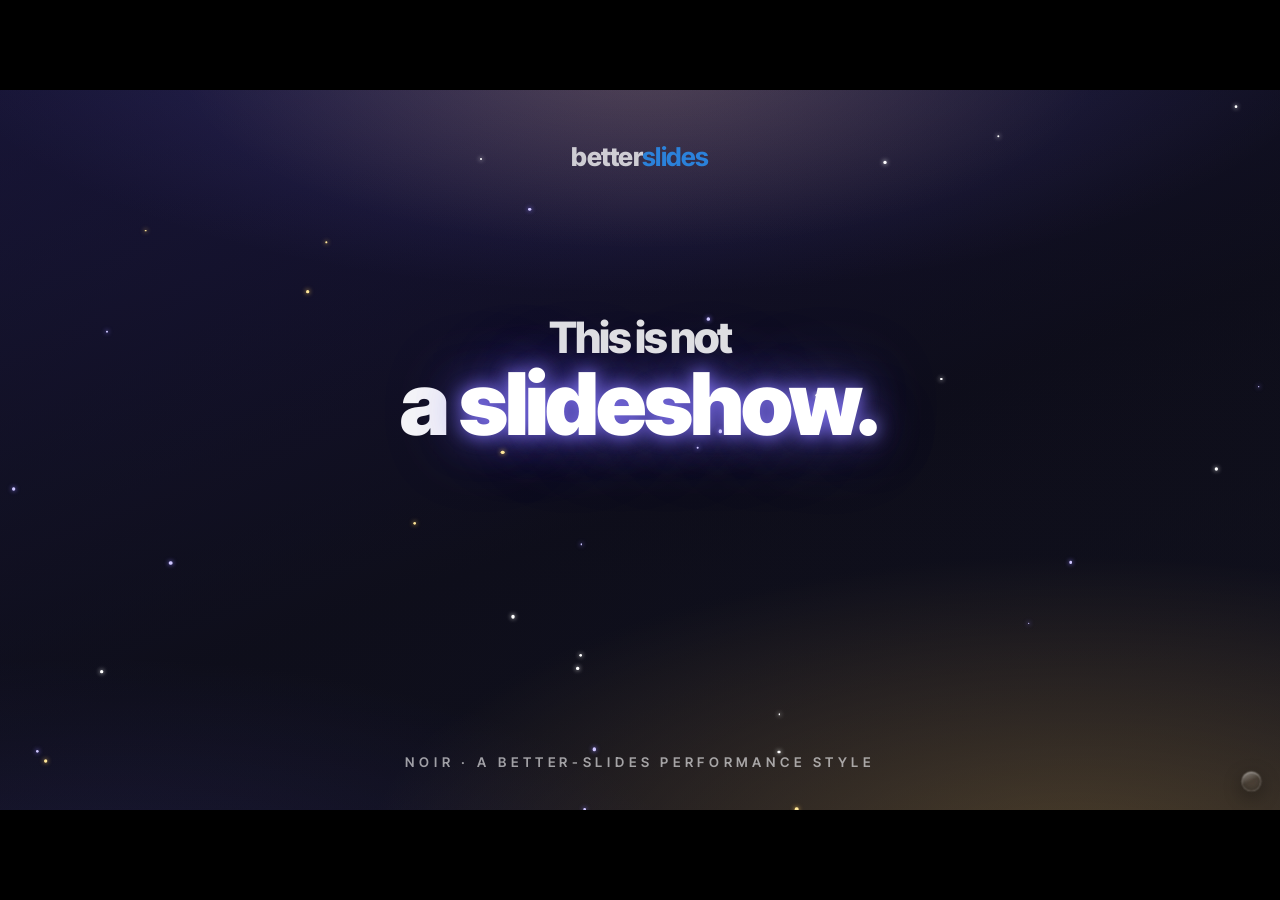
<file: demo/noir/index.html>
<!DOCTYPE html>
<html lang="en">
<head>
<meta charset="UTF-8">
<meta name="viewport" content="width=device-width, initial-scale=1">
<title>Noir · a better-slides style</title>
<meta name="description" content="The Noir performance style — black stage, white light, one accent. Built with better-slides.">
<link rel="canonical" href="https://hanley-tech.github.io/better-slides/demo/noir/">
<!-- Open Graph / WhatsApp / iMessage / Facebook -->
<meta property="og:type" content="website">
<meta property="og:site_name" content="better-slides">
<meta property="og:url" content="https://hanley-tech.github.io/better-slides/demo/noir/">
<meta property="og:title" content="Noir · a better-slides style">
<meta property="og:description" content="Black stage, white light, one accent. Built with better-slides.">
<meta property="og:image" content="https://hanley-tech.github.io/better-slides/demo/noir/og.jpg">
<meta property="og:image:type" content="image/jpeg">
<meta property="og:image:width" content="1280">
<meta property="og:image:height" content="720">
<!-- Twitter -->
<meta name="twitter:card" content="summary_large_image">
<meta name="twitter:title" content="Noir · a better-slides style">
<meta name="twitter:description" content="Black stage, white light, one accent. Built with better-slides.">
<meta name="twitter:image" content="https://hanley-tech.github.io/better-slides/demo/noir/og.jpg">

<!-- ════════════════════════════════════════════════════════════════════
     THEME  ·  the only brand-specific part — swap this whole block.
     1. swap the font <link> + --mono family
     2. swap the color tokens
     3. (optional) point brandmark / title-hero at your logo assets
     See reference/theming.md for a worked example (LunaTechs).
     ════════════════════════════════════════════════════════════════════ -->
<link rel="preconnect" href="https://fonts.googleapis.com">
<link rel="preconnect" href="https://fonts.gstatic.com" crossorigin>
<link href="https://fonts.googleapis.com/css2?family=Inter+Tight:wght@400;500;600;700;800;900&display=swap" rel="stylesheet">
<style id="theme">
  /* Noir style — black stage, one accent, no gold. See performance-styles/noir/design.md */
  :root{
    --ink:#F5F5F7;         /* near-white primary text (never pure #fff) */
    --bg:#0B0C12;          /* the black stage */
    --black:#000000;
    --blue:#2997FF;        /* the single accent */
    --cyan:#5AC8FA;        /* lighter tint of accent — glow only */
    --deep:#0A2540;        /* dark accent end for gradients */
    --gold:#2997FF;        /* Noir has no gold — reuse the accent so pops stay on-palette */
    --amber:#5AC8FA;
    --mono:"Inter Tight","Helvetica Neue",-apple-system,Arial,sans-serif;
    /* background swirl palette — near-black so the stage never lifts */
    --p0:#0B0C12; --p1:#0E1018; --p2:#0A2540; --p3:#08080C; --p4:#0B0C12; --p5:#0E1018;
  }
</style>
<style id="noir-overrides">
  /* Noir: cool the title glow to the single blue accent; kill the warm gold radials */
  .title-hero .bgimg{background:
    radial-gradient(70% 50% at 50% -6%, rgba(41,151,255,.16), transparent 60%),
    radial-gradient(90% 70% at 84% 108%, rgba(10,37,64,.8), transparent 62%),
    linear-gradient(160deg, #0E1018 0%, #000 60%, #0B0C12 100%)}
  .title-hero .bgimg::before{display:none}
  .title-hero .glow{text-shadow:0 0 26px rgba(41,151,255,.8),0 0 60px rgba(41,151,255,.45),0 0 120px rgba(41,151,255,.3)}
  .mega{text-shadow:0 0 80px rgba(41,151,255,.35)}
</style>
<!-- ═══════════════════════ END THEME ═══════════════════════ -->

<style>
  *{box-sizing:border-box;margin:0;padding:0}
  html,body{height:100%;overflow:hidden}
  body{font-family:var(--mono);color:var(--ink);background:#000;-webkit-font-smoothing:antialiased}
  /* fixed 1920×1080 stage, scaled to fit, letterboxed */
  #stage{position:fixed;top:50%;left:50%;width:1920px;height:1080px;transform:translate(-50%,-50%) scale(var(--scale,1));transform-origin:center center;container-type:size;overflow:hidden;background:var(--bg)}
  .bg{position:fixed;inset:-20%;z-index:0;filter:blur(70px);opacity:.42;transition:background 1.2s ease}
  .bg::after{content:"";position:absolute;inset:0;
    background:
      radial-gradient(40% 50% at 18% 22%, var(--g1), transparent 60%),
      radial-gradient(45% 55% at 82% 30%, var(--g2), transparent 60%),
      radial-gradient(55% 60% at 50% 88%, var(--g3), transparent 62%);
    animation:swirl 14s ease-in-out infinite alternate}
  @keyframes swirl{0%{transform:translate3d(0,0,0) scale(1) rotate(0)}100%{transform:translate3d(3%,-3%,0) scale(1.12) rotate(8deg)}}
  .grain{position:fixed;inset:0;z-index:1;pointer-events:none;opacity:.06;
    background-image:url("data:image/svg+xml;utf8,<svg xmlns='http://www.w3.org/2000/svg' width='80' height='80'><filter id='n'><feTurbulence type='fractalNoise' baseFrequency='0.85' numOctaves='2'/></filter><rect width='80' height='80' filter='url(%23n)'/></svg>")}
  .deck{position:relative;z-index:2;height:100cqh;width:100cqw}
  .slide{position:absolute;inset:0;display:none;flex-direction:column;justify-content:center;padding:7cqmin 9cqmin}
  .slide.active{display:flex}
  .slide.active .pop{animation:pop .6s cubic-bezier(.2,1.2,.3,1) backwards}
  .slide.active .pop:nth-child(2){animation-delay:.08s}
  .slide.active .pop:nth-child(3){animation-delay:.16s}
  .slide.active .pop:nth-child(4){animation-delay:.24s}
  .slide.active .pop:nth-child(5){animation-delay:.32s}
  @keyframes pop{from{opacity:0;transform:translateY(34px) scale(.96) rotate(-1deg)}to{opacity:1;transform:none}}
  .wave{display:inline-block;transform-origin:75% 80%;animation:wave 2.4s ease-in-out infinite}
  @keyframes wave{0%,55%,100%{transform:rotate(0)}8%{transform:rotate(18deg)}16%{transform:rotate(-12deg)}24%{transform:rotate(18deg)}32%{transform:rotate(-8deg)}40%{transform:rotate(14deg)}}
  .slide.active .slam{animation:slam .5s cubic-bezier(.2,1.15,.3,1) .08s backwards}
  @keyframes slam{0%{opacity:0;transform:scale(1.28)}60%{opacity:1;transform:scale(.985)}80%{transform:scale(1.015)}100%{transform:scale(1)}}
  /* image-free placeholder for photo slots — drop a real <img>/bg in to replace */
  .ph{display:flex;align-items:center;justify-content:center;background:linear-gradient(135deg,var(--deep),var(--black));color:rgba(255,255,255,.5);font-family:var(--mono);font-weight:700;letter-spacing:.06em;text-transform:uppercase;font-size:clamp(11px,1.8cqmin,18px)}
  .ph::before{content:"📷 image"}
  /* generic split: text left, portrait photo right */
  .slide.split{padding-right:46%}
  .split .sub{max-width:none}
  .split .swap{max-width:none}
  .split .photo-wrap{position:absolute;left:76%;top:50%;transform:translate(-50%,-50%);width:42%;max-width:660px;aspect-ratio:3/4}
  .split .photo-card{width:100%;height:100%;border-radius:22px;overflow:hidden;border:1px solid rgba(255,255,255,.14);box-shadow:0 26px 66px rgba(0,0,0,.55),0 0 0 6px rgba(255,255,255,.03)}
  .split .photo-card img{width:100%;height:100%;object-fit:cover;display:block;transform:scale(1.04)}
  .slide.split.active .photo-wrap{animation:photoin 1.1s cubic-bezier(.2,1,.3,1) .25s backwards}
  @keyframes photoin{from{opacity:0;transform:translate(-50%,-50%) scale(.92)}to{opacity:1;transform:translate(-50%,-50%) scale(1)}}
  .badge{display:inline-flex;align-items:center;align-self:flex-start;font-family:var(--mono);font-weight:700;letter-spacing:.14em;text-transform:uppercase;font-size:clamp(18px,3.5cqmin,42px);color:var(--cyan);margin-bottom:4cqmin}
  h1{font-size:clamp(46px,11cqmin,190px);line-height:.95;font-weight:900;letter-spacing:-.03em}
  h2{font-size:clamp(38px,8.4cqmin,140px);line-height:1;font-weight:900;letter-spacing:-.03em}
  .mega{font-size:clamp(70px,22cqmin,420px);font-weight:900;line-height:.82;letter-spacing:-.05em;text-shadow:0 0 60px rgba(255,255,255,.25)}
  .sub{font-size:clamp(20px,3.7cqmin,48px);font-weight:600;line-height:1.42;margin-top:4cqmin;max-width:24ch;opacity:.92}
  .tiny{font-family:var(--mono);font-size:clamp(15px,2.2cqmin,24px);font-weight:600;letter-spacing:.08em;text-transform:uppercase;opacity:.7}
  .wink{display:inline-block;transform:rotate(-3deg);color:var(--cyan);background:rgba(139,124,255,.12);padding:0 .3em;border-radius:10px}
  .hl{background:linear-gradient(135deg,var(--cyan),var(--deep));color:#fff;padding:0 .2em;border-radius:6px;box-decoration-break:clone;-webkit-box-decoration-break:clone}
  .strike{position:relative;opacity:.5}
  .strike::after{content:"";position:absolute;left:-2%;right:-2%;top:52%;height:.16em;background:var(--blue);transform:rotate(-2deg)}
  .gold{color:var(--gold)}
  .jit{display:inline-block;animation:jit 2.6s ease-in-out infinite}
  @keyframes jit{0%,100%{transform:rotate(-2deg)}50%{transform:rotate(2deg) scale(1.03)}}
  .clock{display:flex;border-radius:22px;overflow:hidden;margin-top:3cqmin;font-weight:900;box-shadow:0 18px 50px rgba(0,0,0,.4)}
  .clock div{padding:4cqmin 2cqmin;text-align:center;font-size:clamp(22px,5cqmin,70px)}
  .c-a{flex:3;background:linear-gradient(135deg,var(--cyan),var(--deep));color:#fff}
  .c-b{flex:1;background:var(--bg);color:var(--cyan);border:2px solid var(--blue)}
  .duo{display:flex;gap:7cqmin;flex-wrap:wrap;margin-top:5cqmin}
  .duo>div{flex:1;min-width:240px}
  .duo .tiny{margin-bottom:1.6cqmin}
  .duo p{font-size:clamp(22px,4.4cqmin,58px);font-weight:900;line-height:1.12}
  /* liquid-glass control dot + popup */
  .fab{position:fixed;bottom:2.6cqmin;right:2.6cqmin;z-index:7;width:30px;height:30px;border-radius:50%;display:flex;align-items:center;justify-content:center;cursor:pointer;
    background:rgba(255,255,255,.09);-webkit-backdrop-filter:blur(18px) saturate(180%);backdrop-filter:blur(18px) saturate(180%);
    border:1px solid rgba(255,255,255,.22);
    box-shadow:0 8px 28px rgba(0,0,0,.4),inset 0 1px 1px rgba(255,255,255,.45),inset 0 -3px 8px rgba(0,0,0,.22);
    transition:transform .3s cubic-bezier(.2,1,.3,1),background .3s}
  .fab::before{content:"";position:absolute;inset:0;border-radius:50%;background:linear-gradient(155deg,rgba(255,255,255,.4),transparent 48%);pointer-events:none}
  .fab:hover{transform:scale(1.08);background:rgba(255,255,255,.14)}
  .fab:active{transform:scale(.95)}
  .fab.on{background:rgba(139,124,255,.2);border-color:rgba(139,124,255,.5)}
  .menu{position:fixed;bottom:7cqmin;right:2.6cqmin;z-index:7;display:flex;flex-direction:column;min-width:274px;max-height:80cqh;padding:12px;border-radius:22px;font-family:var(--mono);color:var(--ink);
    background:rgba(16,18,28,.55);-webkit-backdrop-filter:blur(28px) saturate(180%);backdrop-filter:blur(28px) saturate(180%);
    border:1px solid rgba(255,255,255,.18);
    box-shadow:0 20px 54px rgba(0,0,0,.55),inset 0 1px 1px rgba(255,255,255,.28);
    opacity:0;transform:translateY(12px) scale(.95);transform-origin:bottom right;pointer-events:none;transition:.3s cubic-bezier(.2,1,.3,1)}
  .menu.open{opacity:1;transform:none;pointer-events:auto}
  .menu .wm{font-size:13px;font-weight:600;letter-spacing:-.02em;opacity:.85;padding:4px 8px 2px}
  .menu .wm b{color:var(--blue)}
  .menu .prog{display:flex;align-items:center;gap:10px;padding:10px 8px 12px}
  .menu .bar{flex:1;height:6px;border-radius:99px;background:rgba(255,255,255,.16);overflow:hidden}
  .menu .bar span{display:block;height:100%;border-radius:99px;background:linear-gradient(90deg,var(--cyan),var(--blue));transition:width .35s ease}
  .menu .count{font-size:12px;font-weight:600;opacity:.7;min-width:48px;text-align:right}
  .menu .acts{display:flex;gap:6px;margin:6px 0 2px}
  .menu .act{flex:1;display:flex;align-items:center;justify-content:center;padding:9px 0;border-radius:11px;border:1px solid rgba(255,255,255,.12);background:rgba(255,255,255,.05);color:var(--ink);font-size:16px;line-height:1;cursor:pointer;transition:background .15s}
  .menu .act:hover{background:rgba(255,255,255,.14)}
  .menu .nav{flex:1;min-height:0;overflow-y:auto;margin-top:8px;padding-top:8px;border-top:1px solid rgba(255,255,255,.12);display:flex;flex-direction:column;gap:1px}
  .menu .nav::-webkit-scrollbar{width:6px}
  .menu .nav::-webkit-scrollbar-thumb{background:rgba(255,255,255,.22);border-radius:3px}
  .menu .navi{display:flex;align-items:center;gap:9px;padding:7px 10px;border-radius:9px;border:none;background:transparent;color:var(--ink);font-family:var(--mono);font-weight:600;font-size:11.5px;cursor:pointer;text-align:left;transition:background .15s}
  .menu .navi:hover{background:rgba(255,255,255,.1)}
  .menu .navi.on{background:rgba(139,124,255,.16)}
  .menu .navi .n{opacity:.45;min-width:20px}
  .menu .navi.on .n{opacity:1;color:var(--cyan)}
  .menu .navi .t{white-space:nowrap;overflow:hidden;text-overflow:ellipsis}
  /* persistent corner brand lockup — text-only by default; add an <img> for a logo */
  .brandmark{position:fixed;top:3cqmin;left:3.6cqmin;z-index:5;display:flex;align-items:center;gap:9px;pointer-events:none;opacity:.95}
  .brandmark img{height:clamp(28px,4.2cqmin,42px);width:auto;filter:drop-shadow(0 2px 7px rgba(0,0,0,.45))}
  .brandmark .wm{font-family:var(--mono);font-weight:700;font-size:clamp(15px,2.2cqmin,21px);letter-spacing:-.02em}
  .brandmark .wm b{color:var(--blue);font-weight:700}
  body.first .brandmark{opacity:0}
  @keyframes float{0%,100%{transform:translateY(0) rotate(-2deg)}50%{transform:translateY(-16px) rotate(2deg)}}
  /* full-bleed photo slide */
  .slide.photo{padding:0;justify-content:flex-end}
  .slide.photo .pic{position:absolute;inset:0;z-index:0;background-size:cover;background-position:center;background-color:var(--deep)}
  .slide.photo .pic::after{content:"";position:absolute;inset:0;background:
    linear-gradient(90deg,rgba(16,18,28,.94) 0%,rgba(16,18,28,.7) 30%,rgba(16,18,28,.1) 60%,transparent 78%),
    linear-gradient(0deg,rgba(16,18,28,.92) 6%,rgba(16,18,28,.3) 44%,transparent 80%)}
  .slide.photo .cap{position:relative;z-index:1;width:100%;padding:7cqmin 9cqmin}
  .slide.photo .cap h1{line-height:1.12}
  .slide.photo .cap .sub{margin-top:4.6cqmin}
  /* infographic cards */
  .cards{display:grid;gap:2.2cqmin;margin-top:4cqmin;width:100%}
  .cards.c2{grid-template-columns:repeat(2,1fr)}
  .cards.c3{grid-template-columns:repeat(3,1fr)}
  .card{background:rgba(255,255,255,.05);border:1px solid rgba(255,255,255,.12);border-radius:18px;padding:3cqmin;display:flex;flex-direction:column;gap:1cqmin;box-shadow:0 12px 30px rgba(0,0,0,.3)}
  .card .ic{font-size:clamp(28px,5cqmin,54px);line-height:1}
  .card .ct{font-size:clamp(17px,2.8cqmin,32px);font-weight:800;line-height:1.05}
  .card .cd{font-size:clamp(13px,1.85cqmin,21px);font-weight:500;opacity:.82;line-height:1.28}
  .cards.big .ic{font-size:clamp(46px,10cqmin,120px)}
  .cards.big .ct{font-size:clamp(20px,3.4cqmin,40px)}
  .cards.big .cd{font-size:clamp(14px,2.1cqmin,24px)}
  .cards.big .card{align-items:center;text-align:center;gap:1.6cqmin}
  .slide.active .cards .card{animation:pop .55s cubic-bezier(.2,1.1,.3,1) backwards}
  .slide.active .cards .card:nth-child(2){animation-delay:.08s}
  .slide.active .cards .card:nth-child(3){animation-delay:.16s}
  .slide.active .cards .card:nth-child(4){animation-delay:.24s}
  /* narrowing funnel — many → one */
  .funnel3{display:flex;flex-direction:column;align-items:center;gap:1.4cqmin;margin:3.4cqmin 0;width:100%}
  .tier{border-radius:16px;padding:2.2cqmin 3cqmin;text-align:center;font-weight:800;line-height:1.12;box-shadow:0 12px 30px rgba(0,0,0,.3)}
  .tier .tl{display:block;font-family:var(--mono);font-weight:700;text-transform:uppercase;letter-spacing:.07em;font-size:clamp(11px,1.7cqmin,18px);opacity:.65;margin-bottom:.5cqmin}
  .t1{width:100%;background:rgba(255,255,255,.06);border:1px solid rgba(255,255,255,.12);font-size:clamp(15px,2.7cqmin,32px);opacity:.72}
  .t2{width:64%;background:rgba(139,124,255,.12);border:1px solid rgba(139,124,255,.3);font-size:clamp(17px,3cqmin,38px)}
  .t3{width:42%;background:linear-gradient(135deg,var(--cyan),var(--deep));border:1px solid rgba(139,124,255,.5);color:#fff;font-size:clamp(20px,3.8cqmin,52px);box-shadow:0 18px 46px rgba(109,94,246,.5)}
  .t3 .tl{opacity:.85}
  .funnel3 .fdown{color:var(--cyan);font-size:clamp(18px,3cqmin,34px);line-height:.4}
  .slide.active .funnel3>.pop{animation:pop .5s cubic-bezier(.2,1.1,.3,1) backwards}
  .slide.active .funnel3>*:nth-child(2){animation-delay:.12s}
  .slide.active .funnel3>*:nth-child(3){animation-delay:.24s}
  .slide.active .funnel3>*:nth-child(4){animation-delay:.36s}
  .slide.active .funnel3>*:nth-child(5){animation-delay:.48s}
  /* converge-to-one funnel */
  .funnel{display:flex;flex-direction:column;align-items:center;gap:2.2cqmin;margin:4cqmin 0;width:100%}
  .funnel .many{display:flex;flex-wrap:wrap;justify-content:center;gap:1.2cqmin;max-width:84%}
  .funnel .many span{font-size:clamp(13px,2.1cqmin,25px);font-weight:700;opacity:.5;padding:.3em .8em;border:1px dashed rgba(255,255,255,.28);border-radius:999px;text-decoration:line-through}
  .funnel .fdown{font-size:clamp(22px,4cqmin,44px);color:var(--cyan);line-height:.5}
  .funnel .one{display:inline-flex;align-items:center;gap:1.4ch;background:linear-gradient(135deg,var(--cyan),var(--deep));color:#fff;padding:1.4cqmin 4cqmin;border-radius:20px;font-size:clamp(20px,3.4cqmin,42px);font-weight:900;box-shadow:0 16px 44px rgba(109,94,246,.45)}
  .funnel .one .bignum{font-size:clamp(40px,7cqmin,92px);line-height:1}
  /* contact QR */
  .qrwrap{display:flex;align-items:center;gap:7cqmin;margin-top:4cqmin;flex-wrap:wrap}
  .qr{position:relative;width:clamp(190px,36cqmin,380px);aspect-ratio:1;background:#fff;border-radius:26px;overflow:hidden;box-shadow:0 24px 64px rgba(0,0,0,.55),0 0 0 8px rgba(255,255,255,.04);flex:none}
  .qr svg{position:absolute;inset:0;width:100%;height:100%;display:block}
  .slide.active .qr{animation:slam .6s cubic-bezier(.2,1.15,.3,1) .2s backwards}
  .qrwrap .qmeta{flex:1;min-width:260px}
  .qrwrap .qt{font-size:clamp(24px,4.8cqmin,64px);font-weight:900;line-height:1.08}
  .qrwrap .ql{font-size:clamp(16px,2.7cqmin,32px);font-weight:600;opacity:.85;margin-top:2cqmin;line-height:1.4}
  .qrwrap .ql b{color:var(--cyan);font-weight:700}
  .qrwrap .tag{display:inline-block;margin-top:2.4cqmin;font-family:var(--mono);font-weight:700;letter-spacing:.04em;font-size:clamp(13px,2cqmin,22px);padding:.5em 1em;border-radius:999px;border:1px dashed rgba(255,255,255,.3);opacity:.8}
  /* experience chips */
  .chips{display:flex;flex-wrap:wrap;gap:1.6cqmin;margin-top:4cqmin}
  .chip{font-size:clamp(20px,4cqmin,56px);font-weight:900;line-height:1;padding:1.4cqmin 2.6cqmin;border-radius:18px;background:rgba(139,124,255,.12);border:1px solid rgba(139,124,255,.34);box-shadow:0 12px 30px rgba(0,0,0,.3)}
  .slide.active .chip{animation:pop .5s cubic-bezier(.2,1.1,.3,1) backwards}
  .slide.active .chip:nth-child(2){animation-delay:.07s}
  .slide.active .chip:nth-child(3){animation-delay:.14s}
  .slide.active .chip:nth-child(4){animation-delay:.21s}
  .slide.active .chip:nth-child(5){animation-delay:.28s}
  .slide.active .chip:nth-child(6){animation-delay:.35s}
  /* before/after swap line (story) */
  .swap{display:flex;flex-direction:column;gap:1.2cqmin;margin-top:3.4cqmin;max-width:32ch}
  .swap .lbl{font-family:var(--mono);font-weight:700;letter-spacing:.06em;text-transform:uppercase;font-size:clamp(12px,1.8cqmin,18px);opacity:.6}
  .swap .bad{font-size:clamp(16px,2.7cqmin,32px);font-weight:700;opacity:.55;position:relative;align-self:flex-start}
  .swap .bad::after{content:"";position:absolute;left:-1%;right:-1%;top:52%;height:.1em;background:var(--blue);transform:rotate(-1.4deg)}
  .swap .arr{color:var(--cyan);font-weight:900;font-size:clamp(18px,3cqmin,30px);line-height:.6}
  .swap .good{font-size:clamp(20px,3.6cqmin,46px);font-weight:900;line-height:1.14}
  /* mini-slide before/after mockups (eye candy) */
  .bca{display:flex;gap:3.6cqmin;margin-top:4cqmin;width:100%;align-items:stretch}
  .mock{flex:1;border-radius:16px;overflow:hidden;box-shadow:0 18px 44px rgba(0,0,0,.45);display:flex;flex-direction:column;position:relative;aspect-ratio:16/9}
  .mock .tag{position:absolute;top:1.4cqmin;right:1.4cqmin;font-family:var(--mono);font-weight:800;font-size:clamp(11px,1.8cqmin,19px);padding:.3em .8em;border-radius:999px;z-index:2}
  .mock.bad{background:#eef0f3;color:#2a2f3a;padding:4.2cqmin 3.4cqmin;justify-content:flex-start;gap:.7cqmin}
  .mock.bad .tag{background:#ffdada;color:#b11}
  .mock.bad h4{font-size:clamp(11px,1.85cqmin,20px);font-weight:700}
  .mock.bad ul{margin:.6cqmin 0 0 1.2em;display:flex;flex-direction:column;gap:.5cqmin}
  .mock.bad li{font-size:clamp(7px,1.2cqmin,13px);opacity:.62;line-height:1.4}
  .mock.good{background:linear-gradient(150deg,#1a1640,#0d0c1a);color:#fff;align-items:center;justify-content:center;text-align:center;padding:3cqmin;border:1px solid rgba(139,124,255,.34)}
  .mock.good .tag{background:rgba(139,124,255,.28);color:#e4dcff}
  .mock.good .big{font-size:clamp(34px,8.6cqmin,104px);font-weight:900;line-height:.88;letter-spacing:-.03em}
  .mock.good .big .gd{color:var(--gold)}
  .mock.good .cap2{font-size:clamp(11px,2cqmin,22px);font-weight:700;opacity:.78;margin-top:1.2cqmin}
  .slide.active .mock{animation:pop .55s cubic-bezier(.2,1.1,.3,1) backwards}
  .slide.active .mock:nth-child(2){animation-delay:.12s}
  /* hero chart (the money slide) */
  .herowrap{display:flex;align-items:center;gap:6cqmin;margin-top:2cqmin;width:100%;flex-wrap:wrap}
  .herochart{flex:1.3;min-width:360px;position:relative}
  .herochart svg{width:100%;height:auto;display:block;overflow:visible}
  .herochart .photolbl{position:absolute;top:-1cqmin;right:1cqmin;font-family:var(--mono);font-weight:800;font-size:clamp(13px,2.2cqmin,24px);color:var(--gold);transform:rotate(-3deg);text-shadow:0 2px 10px rgba(0,0,0,.5)}
  .hc-grid{stroke:rgba(255,255,255,.1);stroke-width:1.5}
  .hc-line{fill:none;stroke:var(--cyan);stroke-width:5;stroke-linecap:round;stroke-linejoin:round;filter:drop-shadow(0 0 8px rgba(139,124,255,.7))}
  .hc-dot{fill:#fff;stroke:var(--cyan);stroke-width:4}
  .hc-stat{font:900 66px var(--mono);fill:#fff}
  .hc-sub{font:700 17px var(--mono);fill:rgba(255,255,255,.7)}
  .hc-x{font:700 15px var(--mono);fill:rgba(255,255,255,.5)}
  .slide.active .hc-line{stroke-dasharray:900;stroke-dashoffset:900;animation:draw 1.4s ease-out .3s forwards}
  .slide.active .hc-area{opacity:0;animation:fadein 1s ease-out .9s forwards}
  .slide.active .hc-dot{opacity:0;animation:fadein .4s ease-out 1.5s forwards}
  @keyframes draw{to{stroke-dashoffset:0}}
  @keyframes fadein{to{opacity:1}}
  .herowrap .hmeta{flex:1;min-width:260px}
  .herowrap .hmeta .qt{font-size:clamp(22px,4.2cqmin,56px);font-weight:900;line-height:1.1}
  .herowrap .hmeta .ql2{font-size:clamp(15px,2.5cqmin,30px);font-weight:600;opacity:.85;margin-top:2cqmin;line-height:1.36}
  .herowrap .hmeta .ql2 b{color:var(--cyan);font-weight:700}
  /* horizontal bars */
  .bars{display:flex;flex-direction:column;gap:2.6cqmin;margin-top:4cqmin;width:100%;max-width:84%}
  .bars .barrow{display:flex;align-items:center;gap:2.4cqmin}
  .bars .lab{flex:none;width:10ch;font-family:var(--mono);font-weight:700;font-size:clamp(14px,2.4cqmin,30px);opacity:.85}
  .bars .track{flex:1;height:clamp(30px,5.4cqmin,72px);border-radius:14px;background:rgba(255,255,255,.07);position:relative;overflow:hidden}
  .bars .fillb{height:100%;border-radius:14px;display:flex;align-items:center;justify-content:flex-end;padding-right:1.6ch;font-weight:900;font-size:clamp(14px,2.6cqmin,34px);color:#fff;box-shadow:0 10px 26px rgba(0,0,0,.3)}
  .bars .f1{width:62%;background:linear-gradient(90deg,var(--deep),var(--blue))}
  .bars .f2{width:100%;background:linear-gradient(90deg,var(--blue),var(--cyan))}
  .bars .plus{color:var(--gold);margin-left:.6ch}
  .slide.active .bars .fillb{animation:grow 1.1s cubic-bezier(.2,1,.3,1) .3s backwards}
  @keyframes grow{from{width:0}}
  /* cut / diverge SVG diagram */
  .cutwrap{margin-top:3cqmin;width:100%;max-width:780px}
  .cutwrap svg{width:100%;height:auto;display:block;overflow:visible}
  .cut-ramble{fill:none;stroke:rgba(255,135,135,.85);stroke-width:5;stroke-linecap:round}
  .cut-answer{fill:none;stroke:var(--cyan);stroke-width:8;stroke-linecap:round;filter:drop-shadow(0 0 7px rgba(139,124,255,.6))}
  .cut-line{stroke:var(--gold);stroke-width:3;stroke-dasharray:8 8}
  .cut-tr{font:800 17px var(--mono);fill:rgba(255,135,135,.95)}
  .cut-ta{font:800 17px var(--mono);fill:var(--cyan)}
  .slide.active .cut-ramble{stroke-dasharray:620;stroke-dashoffset:620;animation:draw 1.3s ease-out .3s forwards}
  .slide.active .cut-answer{stroke-dasharray:200;stroke-dashoffset:200;animation:draw .7s ease-out 1.3s forwards}
  /* action button (the close) */
  .actcard{margin-top:4cqmin;display:flex;flex-direction:column;gap:3cqmin;align-items:flex-start;width:100%}
  .actbtn{display:inline-flex;align-items:center;gap:1.2ch;background:linear-gradient(135deg,var(--cyan),var(--deep));color:#fff;font-weight:900;font-size:clamp(22px,4.8cqmin,66px);padding:2cqmin 4cqmin;border-radius:20px;box-shadow:0 20px 50px rgba(109,94,246,.5)}
  .actbtn .play{font-size:.78em;opacity:.9}
  .slide.active .actbtn{animation:slam .6s cubic-bezier(.2,1.15,.3,1) .3s backwards}
  .actsteps{display:flex;gap:1.6cqmin;flex-wrap:wrap}
  .actstep{display:flex;align-items:center;gap:1ch;font-weight:700;font-size:clamp(14px,2.3cqmin,28px);background:rgba(255,255,255,.06);border:1px solid rgba(255,255,255,.12);border-radius:14px;padding:1.1cqmin 2.2cqmin}
  .actstep b{color:var(--cyan)}
  .slide.active .actstep{animation:pop .5s cubic-bezier(.2,1.1,.3,1) backwards}
  .slide.active .actstep:nth-child(2){animation-delay:.1s}
  .slide.active .actstep:nth-child(3){animation-delay:.2s}
  /* title slide — the showstopper */
  .slide .bgimg{position:absolute;inset:0;z-index:0;background-size:cover;background-position:center}
  .slide .bgimg::after{content:"";position:absolute;inset:0;background:linear-gradient(180deg,rgba(16,18,28,.68),rgba(16,18,28,.88))}
  .slide.hasbg>:not(.bgimg){position:relative;z-index:1}
  .title-hero{align-items:center;justify-content:flex-start;text-align:center}
  .title-hero .bgimg{background:
    radial-gradient(58% 42% at 50% -4%, rgba(255,200,87,.20), transparent 62%),
    radial-gradient(96% 66% at 50% -10%, rgba(139,124,255,.26), transparent 58%),
    radial-gradient(90% 70% at 84% 108%, rgba(255,200,87,.40), transparent 62%),
    radial-gradient(78% 60% at 8% 116%, rgba(109,94,246,.20), transparent 62%),
    linear-gradient(160deg, #1a1640 0%, #0d0c1a 55%, #100f1c 100%)}
  .title-hero .bgimg::before{content:"";position:absolute;inset:-14% -14% 0 -14%;pointer-events:none;filter:blur(15px);
    background:conic-gradient(from 0deg at 50% -8%,
      transparent 126deg,
      rgba(255,236,170,.12) 136deg, transparent 144deg,
      transparent 152deg,
      rgba(255,242,196,.06) 160deg, transparent 171deg,
      rgba(255,236,170,.15) 177deg, transparent 184deg,
      rgba(255,238,180,.05) 196deg, transparent 205deg,
      rgba(255,242,196,.10) 213deg, transparent 222deg,
      transparent 234deg);
    -webkit-mask:radial-gradient(88% 98% at 50% -8%, #000 5%, transparent 68%);
            mask:radial-gradient(88% 98% at 50% -8%, #000 5%, transparent 68%);
    transform-origin:50% 0;animation:shimmer 7s ease-in-out infinite}
  @keyframes shimmer{0%{opacity:.7;transform:rotate(-1.3deg) scale(1.03)}50%{opacity:1;transform:rotate(1.4deg) scale(1.06)}100%{opacity:.7;transform:rotate(-1.3deg) scale(1.03)}}
  .title-hero .bgimg::after{background:radial-gradient(72% 62% at 50% 16%, transparent, rgba(16,18,28,.36) 92%)}
  .title-hero .t-sm{display:block;font-size:clamp(28px,6cqmin,80px);font-weight:800;line-height:1;opacity:.9;margin-bottom:.12em}
  .title-hero .t-mega{display:block;font-size:clamp(46px,12cqmin,170px);font-weight:900;line-height:.92;letter-spacing:-.035em;margin-top:.06em}
  .title-hero .glow{color:#fff;text-shadow:0 0 26px rgba(139,124,255,.85),0 0 60px rgba(109,94,246,.6),0 0 120px rgba(109,94,246,.4)}
  .title-hero .brandlock{z-index:1;display:flex;flex-direction:column;align-items:center;opacity:.8}
  .title-hero .brandlock .lockwm{font-family:var(--mono);font-weight:800;font-size:clamp(20px,3.6cqmin,40px);letter-spacing:-.02em}
  .title-hero .brandlock .lockwm b{color:var(--blue)}
  .title-hero .title-foot{position:absolute!important;bottom:5.5cqmin;left:0;right:0;z-index:2;font-family:var(--mono);font-weight:600;text-transform:uppercase;letter-spacing:.34em;font-size:clamp(12px,2.1cqmin,20px);opacity:.62}
  .title-hero .title-mascot{height:clamp(86px,16cqmin,168px);width:auto;filter:drop-shadow(0 12px 28px rgba(0,0,0,.5))}
  .title-hero .title-wm{height:clamp(21px,4.1cqmin,44px);width:auto;margin-top:1.1cqmin;opacity:.9;filter:drop-shadow(0 3px 12px rgba(0,0,0,.55))}
  .title-hero h1{margin:20cqmin 0 0}
  .confetti{position:fixed;inset:0;z-index:4;pointer-events:none;overflow:hidden;display:none}
  .confetti.go{display:block}
  .confetti b{position:absolute;top:-12cqh;width:14px;height:22px;border-radius:3px;animation:fall linear forwards}
  @keyframes fall{to{transform:translateY(125cqh) rotate(720deg)}}
  .motes{position:fixed;inset:0;z-index:6;pointer-events:none;overflow:hidden}
  .motes i{position:absolute;border-radius:50%;background:var(--c,#fff);box-shadow:0 0 7px 1px var(--g,rgba(139,124,255,.6));animation:drift ease-in-out infinite}
  @keyframes drift{0%{opacity:0;transform:translate(0,0)}25%{opacity:var(--o,.5)}50%{opacity:var(--o,.5);transform:translate(var(--dx,0),var(--dy,0))}75%{opacity:var(--o,.5)}100%{opacity:0;transform:translate(0,0)}}
  /* one-more-thing finale slide — centered, held, dramatic */
  .omt-slide{align-items:center;text-align:center}
  .omt-slide .omt-kicker{align-self:center;margin-bottom:3cqmin}
  .omt-slide .omt-line{font-size:clamp(34px,7.4cqmin,120px);max-width:18ch}
  body.muted .fab.sounding,#soundbtn.off{opacity:.5}
  /* inline edit mode — press E, click any text, Ctrl/Cmd+S to save the file */
  body.editing .slide.active{outline:2px dashed rgba(255,255,255,.28);outline-offset:-10px;cursor:text}
  body.editing .fab{background:rgba(255,200,87,.25);border-color:rgba(255,200,87,.5)}
  @media (prefers-reduced-motion: reduce){
    .bg::after,.jit,.slide.active .pop,.title-mascot,.title-hero .bgimg::before,.wave,.slide.active .slam,.slide.active .cards .card,.slide.active .chip,.slide.active .qr,.slide.split.active .photo-wrap,.slide.active .mock,.slide.active .actbtn,.slide.active .actstep,.slide.active .bars .fillb{animation:none!important}
    .bg{transition:none}
    .slide.active .hc-line,.slide.active .hc-area,.slide.active .hc-dot,.slide.active .cut-ramble,.slide.active .cut-answer{stroke-dashoffset:0!important;opacity:1!important;animation:none!important}
    .omt-kicker,.omt-line{opacity:1!important}
    .motes{display:none}
  }
  @media print{
    html,body{height:auto;overflow:visible;background:var(--bg)}
    .bg,.grain,.confetti,.fab,.menu,.brandmark,.motes{display:none!important}
    .deck{height:auto}
    .slide{position:static!important;display:flex!important;min-height:90cqh;page-break-after:always;padding:8cqmin}
    .slide .pop{animation:none!important}
    .omt-kicker,.omt-line{opacity:1!important}
    .bg::after{display:none}
    section.slide{background:linear-gradient(135deg,var(--bg),var(--black))}
  }
</style>
</head>
<body>
<div id="stage">
<div class="bg" id="bg"></div>
<div class="grain"></div>
<div class="motes" id="motes"></div>
<div class="confetti" id="confetti"></div>

<div class="deck" id="deck">

  <!-- ════════════════════════════════════════════════════════════
       SLIDES.  Each <section class="slide"> is one slide.
       data-nav="…" sets its label in the menu. The first slide keeps
       class="slide active". Wrap anything you want animated-in in a
       child with class="pop" (auto-staggered) or class="slam".
       See reference/layouts.md for every recipe below.
       Delete the showcase slides you don't need.
       ════════════════════════════════════════════════════════════ -->

  <!-- 1 · TITLE — the held black open -->
  <section class="slide active hasbg title-hero" data-nav="Title">
    <div class="bgimg"></div>
    <div class="brandlock pop">
      <span class="lockwm">better<b>slides</b></span>
    </div>
    <h1 class="pop">
      <span class="t-sm">This is not</span>
      <span class="t-mega">a <span class="glow">slideshow.</span></span>
    </h1>
    <div class="title-foot pop">Noir · a better-slides performance style</div>
  </section>

  <!-- 2 · THE PREMISE -->
  <section class="slide" data-nav="The premise">
    <span class="badge pop">the premise</span>
    <h2 class="slam">A deck is a <span class="hl">performance.</span></h2>
    <div class="sub pop" style="max-width:30ch">Not a document. The room should feel it.</div>
  </section>

  <!-- 3 · ONE IDEA -->
  <section class="slide" data-nav="One idea">
    <span class="badge pop">one idea per slide</span>
    <h2 class="pop">Say it in <span class="hl">one breath.</span></h2>
  </section>

  <!-- 4 · THE BLACK (the Noir signature stat) -->
  <section class="slide" style="align-items:center;text-align:center" data-nav="The black">
    <div class="mega slam">90%</div>
    <div class="sub pop" style="max-width:34ch;align-self:center">of this screen is black. The few lit words carry all the weight.</div>
  </section>

  <!-- 5 · PACING -->
  <section class="slide" data-nav="The pause">
    <span class="badge pop">theatrical time</span>
    <h2 class="pop">The pause is <span class="hl">the drama.</span></h2>
    <div class="sub pop" style="max-width:32ch">Every line lands on a beat — not on slide entry.</div>
  </section>

  <!-- 6 · ONE FILE (the money stat) -->
  <section class="slide" style="align-items:center;text-align:center" data-nav="One file">
    <span class="badge pop" style="align-self:center">zero dependencies</span>
    <div class="mega slam">1 file.</div>
    <div class="sub pop" style="max-width:34ch;align-self:center">No build. No framework. Opens anywhere, scales to any projector, works in 10 years.</div>
  </section>

  <!-- 7 · OMT — the finale turn -->
  <section class="slide omt-slide" data-nav="One more thing" data-omt>
    <span class="badge omt-kicker" style="opacity:0">one more thing…</span>
    <h2 class="omt-line" style="opacity:0">Your agent <span class="hl">writes it for you.</span></h2>
  </section>

  <!-- 8 · CLOSE -->
  <section class="slide photo" data-nav="Go">
    <div class="pic" style="background:radial-gradient(70% 60% at 50% 30%, #0A2540, #000)"></div>
    <div class="cap">
      <span class="badge pop">github.com/hanley-tech/better-slides</span>
      <h1 class="pop">Go build <span class="hl">one.</span></h1>
      <div class="sub pop">Don't be boring. Be unforgettable.</div>
      <div class="tiny pop" style="margin-top:3cqmin">better-slides · by Hanley Leung · hanley.world</div>
    </div>
  </section>

</div>

<!-- corner brand lockup (hidden on slide 1). -->
<div class="brandmark"><span class="wm">better<b>slides</b></span></div>

<button class="fab" id="fab" aria-label="Deck controls"></button>
<div class="menu" id="menu">
  <div class="wm">better<b>slides</b> · Noir</div>
  <div class="prog"><div class="bar"><span id="barfill"></span></div><div class="count" id="count">1 / 1</div></div>
  <div class="acts">
    <button class="act" data-act="prev" aria-label="Previous">‹</button>
    <button class="act" data-act="next" aria-label="Next">›</button>
    <button class="act" data-act="sound" id="soundbtn" aria-label="Toggle sound" title="Sound on/off">🔊</button>
    <button class="act" data-act="edit" aria-label="Edit text" title="Edit text (E)">✎</button>
    <button class="act" data-act="full" aria-label="Fullscreen">⛶</button>
    <button class="act" data-act="print" aria-label="Print">⎙</button>
  </div>
  <div class="nav" id="nav"></div>
</div>
</div>

<!-- GSAP powers the omt finale build. The deck degrades gracefully if it fails to load. -->
<script src="https://cdnjs.cloudflare.com/ajax/libs/gsap/3.12.5/gsap.min.js"></script>
<script>
  const stage=document.getElementById('stage');
  function fit(){const s=Math.min(innerWidth/1920,innerHeight/1080);stage.style.setProperty('--scale',s);}
  addEventListener('resize',fit);addEventListener('orientationchange',fit);fit();
  const reducedMotion=matchMedia('(prefers-reduced-motion: reduce)').matches;

  /* ── SOUND DESIGN ──────────────────────────────────────────────
     Synthesized cues via Web Audio — zero asset files, fully portable.
     Opt-in, gesture-gated, and never required to follow the talk.
     Default: cues ON but quiet. Toggle with 🔊 in the menu or the M key. */
  let actx=null, soundOn=true;
  function audio(){ try{ return actx || (actx=new (window.AudioContext||window.webkitAudioContext)()); }catch(e){ return null; } }
  function resumeAudio(){ const a=audio(); if(a&&a.state==='suspended') a.resume(); }   // unlock on first gesture
  function blip(freq,dur,type,gain){
    if(!soundOn) return; const a=audio(); if(!a) return;
    const o=a.createOscillator(),g=a.createGain();
    o.type=type||'sine'; o.frequency.value=freq;
    g.gain.setValueAtTime(0,a.currentTime);
    g.gain.linearRampToValueAtTime(gain||0.16,a.currentTime+0.01);
    g.gain.exponentialRampToValueAtTime(0.0001,a.currentTime+dur);
    o.connect(g).connect(a.destination); o.start(); o.stop(a.currentTime+dur);
  }
  const CUES={
    swoosh(){ if(!soundOn) return; const a=audio(); if(!a) return;
      const o=a.createOscillator(),g=a.createGain(); o.type='sawtooth';
      o.frequency.setValueAtTime(900,a.currentTime); o.frequency.exponentialRampToValueAtTime(120,a.currentTime+0.25);
      g.gain.setValueAtTime(0.10,a.currentTime); g.gain.exponentialRampToValueAtTime(0.0001,a.currentTime+0.28);
      o.connect(g).connect(a.destination); o.start(); o.stop(a.currentTime+0.3); },
    chime(){ blip(880,0.5,'sine',0.16); blip(1320,0.6,'sine',0.10); },     // hero number
    powerup(){ if(!soundOn) return; const a=audio(); if(!a) return;
      const o=a.createOscillator(),g=a.createGain(); o.type='triangle';
      o.frequency.setValueAtTime(220,a.currentTime); o.frequency.exponentialRampToValueAtTime(880,a.currentTime+0.3);
      g.gain.setValueAtTime(0.14,a.currentTime); g.gain.exponentialRampToValueAtTime(0.0001,a.currentTime+0.34);
      o.connect(g).connect(a.destination); o.start(); o.stop(a.currentTime+0.36); },
    omt(){ blip(196,0.7,'sine',0.20); blip(294,0.85,'triangle',0.12); }    // the turn
  };
  function beat(name){ (CUES[name]||function(){})(); }

  const slides=[...document.querySelectorAll('.slide')];
  // background swirl palette — pulled from the theme tokens
  const cs=getComputedStyle(document.documentElement);
  const palette=['--p0','--p1','--p2','--p3','--p4','--p5'].map(v=>cs.getPropertyValue(v).trim()||'#2a2360');
  const themes=slides.map((_,n)=>[palette[n%6],palette[(n+2)%6],palette[(n+4)%6]]);
  const bg=document.getElementById('bg');
  const barfill=document.getElementById('barfill');
  const count=document.getElementById('count');
  const fab=document.getElementById('fab');
  const menu=document.getElementById('menu');
  const nav=document.getElementById('nav');
  const navTitle=s=>{
    if(s.dataset.nav) return s.dataset.nav;
    const b=s.querySelector('.badge'); if(b) return b.textContent.trim();
    const h=s.querySelector('h1,h2'); return h?h.textContent.replace(/\s+/g,' ').trim().slice(0,26):'Slide';
  };
  const navItems=slides.map((s,n)=>{
    const btn=document.createElement('button');
    btn.className='navi'; btn.dataset.go=n;
    btn.innerHTML='<span class="n"></span><span class="t"></span>';
    btn.querySelector('.n').textContent=String(n+1).padStart(2,'0');
    btn.querySelector('.t').textContent=navTitle(s);
    nav.appendChild(btn); return btn;
  });
  let i=0;
  function show(n){
    i=Math.max(0,Math.min(slides.length-1,n));
    slides.forEach((s,x)=>s.classList.toggle('active',x===i));
    document.body.classList.toggle('first',i===0);
    barfill.style.width=((i+1)/slides.length*100)+'%';
    count.textContent=(i+1)+' / '+slides.length;
    navItems.forEach((b,x)=>b.classList.toggle('on',x===i));
    if(navItems[i]) navItems[i].scrollIntoView({block:'nearest'});
    const t=themes[i];
    bg.style.setProperty('--g1',t[0]);bg.style.setProperty('--g2',t[1]);bg.style.setProperty('--g3',t[2]);
    const hash='#'+(i+1);
    if(location.hash!==hash){try{history.replaceState(null,'',hash);}catch(e){location.hash=hash;}}
    // per-slide performance cues
    const cur=slides[i];
    if(cur.classList.contains('omt-slide')) playOMT(cur);
    else if(cur.querySelector('.herochart')) setTimeout(()=>{beat('chime');beat('powerup');},1300); // the line lands
    if(i===slides.length-1)party();
  }
  /* The "one more thing" finale: a held pause, the turn, then the payoff slams in. */
  function playOMT(slide){
    const k=slide.querySelector('.omt-kicker'), line=slide.querySelector('.omt-line');
    if(!k||!line) return;
    if(!window.gsap||reducedMotion){ k.style.opacity=1; line.style.opacity=1; return; }
    gsap.set([k,line],{clearProps:'all'}); k.style.opacity=0; line.style.opacity=0;
    gsap.timeline()
      .to(k,{autoAlpha:1,duration:.6,delay:1.1})                 // held pause, then the turn
      .add(()=>beat('omt'),'<')
      .fromTo(line,{autoAlpha:0,scale:.9,y:18},{autoAlpha:1,scale:1,y:0,duration:.75,ease:'back.out(1.6)'},'+=0.45');
  }
  function applause(){
    if(!soundOn) return; const a=audio(); if(!a) return;
    const dur=2.4, buf=a.createBuffer(1,Math.floor(a.sampleRate*dur),a.sampleRate), d=buf.getChannelData(0);
    for(let n=0;n<d.length;n++){ const t=n/d.length; d[n]=(Math.random()*2-1)*Math.pow(1-t,1.4)*(0.55+0.45*Math.sin(t*70)); }
    const src=a.createBufferSource(); src.buffer=buf;
    const f=a.createBiquadFilter(); f.type='bandpass'; f.frequency.value=2100; f.Q.value=0.5;
    const g=a.createGain(); g.gain.value=0.22;
    src.connect(f).connect(g).connect(a.destination); src.start();
  }
  function party(){
    applause();
    const c=document.getElementById('confetti');c.classList.add('go');c.innerHTML='';
    const cols=[...palette,'#fff',cs.getPropertyValue('--gold').trim()||'#FFC857'];
    for(let k=0;k<150;k++){
      const b=document.createElement('b');
      b.style.left=Math.random()*100+'%';
      b.style.background=cols[k%cols.length];
      b.style.animationDuration=(2.4+Math.random()*2.6)+'s';
      b.style.animationDelay=(Math.random()*.8)+'s';
      b.style.transform='scale('+(.5+Math.random())+')';
      c.appendChild(b);
    }
    setTimeout(()=>c.classList.remove('go'),5400);
  }
  function toggleFull(){document.fullscreenElement?document.exitFullscreen():document.documentElement.requestFullscreen()}
  function closeMenu(){menu.classList.remove('open');fab.classList.remove('on')}
  const soundbtn=document.getElementById('soundbtn');
  function toggleSound(){
    soundOn=!soundOn;
    document.body.classList.toggle('muted',!soundOn);
    if(soundbtn){ soundbtn.textContent=soundOn?'🔊':'🔇'; soundbtn.classList.toggle('off',!soundOn); }
    if(soundOn){ resumeAudio(); beat('swoosh'); }   // little confirmation blip
  }
  /* ── INLINE EDITING ─────────────────────────────────────────
     E toggles edit mode (click any text, type), Ctrl/Cmd+S downloads the
     edited deck as a self-contained HTML file. Esc exits edit mode. */
  let editing=false;
  function toggleEdit(){
    editing=!editing;
    document.body.classList.toggle('editing',editing);
    document.querySelectorAll('.slide').forEach(s=>{
      if(editing) s.setAttribute('contenteditable','true');
      else s.removeAttribute('contenteditable');
    });
  }
  function saveDeck(){
    const doc=document.documentElement.cloneNode(true);
    // strip runtime-generated content so the saved file rebuilds it cleanly
    doc.querySelectorAll('#nav,#motes,#confetti').forEach(n=>n.innerHTML='');
    doc.querySelectorAll('[contenteditable]').forEach(n=>n.removeAttribute('contenteditable'));
    const b=doc.querySelector('body'); if(b) b.classList.remove('editing');
    const html='<!DOCTYPE html>\n'+doc.outerHTML;
    const a=document.createElement('a');
    a.href=URL.createObjectURL(new Blob([html],{type:'text/html'}));
    a.download=(location.pathname.split('/').pop())||'index.html';
    a.click();
  }
  document.addEventListener('keydown',e=>{
    if((e.metaKey||e.ctrlKey)&&(e.key==='s'||e.key==='S')){e.preventDefault();saveDeck();return;}
    if(editing){if(e.key==='Escape')toggleEdit();return;}
    if(e.key==='e'||e.key==='E'){toggleEdit();return;}
    resumeAudio();                                   // unlock audio on first key
    if(['ArrowRight','ArrowDown',' ','PageDown'].includes(e.key)){e.preventDefault();show(i+1)}
    if(['ArrowLeft','ArrowUp','PageUp'].includes(e.key)){e.preventDefault();show(i-1)}
    if(e.key==='Home')show(0);if(e.key==='End')show(slides.length-1);
    if(e.key==='f'||e.key==='F')toggleFull();
    if(e.key==='m'||e.key==='M')toggleSound();
    if(e.key==='p'||e.key==='P'){e.preventDefault();window.print()}
    if(e.key==='Escape')closeMenu();
  });
  fab.addEventListener('click',e=>{e.stopPropagation();const o=menu.classList.toggle('open');fab.classList.toggle('on',o)});
  menu.addEventListener('click',e=>{
    const g=e.target.closest('.navi');
    if(g){show(+g.dataset.go);closeMenu();return;}
    const b=e.target.closest('.act');if(!b)return;
    const a=b.dataset.act;
    if(a==='prev')show(i-1);
    else if(a==='next')show(i+1);
    else if(a==='sound')toggleSound();
    else if(a==='edit'){toggleEdit();closeMenu();}
    else if(a==='full')toggleFull();
    else if(a==='print')window.print();
  });
  let sx=null;
  addEventListener('touchstart',e=>sx=e.touches[0].clientX);
  addEventListener('touchend',e=>{if(sx===null)return;const dx=e.changedTouches[0].clientX-sx;if(Math.abs(dx)>50)show(i+(dx<0?1:-1));sx=null});
  addEventListener('click',e=>{
    resumeAudio();                                   // unlock audio on first click
    if(editing)return;
    if(e.target.closest('.fab')||e.target.closest('.menu'))return;
    if(menu.classList.contains('open')){closeMenu();return;}
    show(i+(e.clientX>innerWidth*.5?1:-1));
  });
  const motes=document.getElementById('motes');
  const moteCols=[['#ffffff','rgba(255,255,255,.55)'],['#cfc7ff','rgba(139,124,255,.6)'],['#ffe79a','rgba(255,200,87,.55)']];
  for(let k=0;k<34;k++){
    const m=document.createElement('i');
    const s=2+Math.random()*3.5;
    const r=k%5;
    const c=r===0?moteCols[2]:(r%2?moteCols[1]:moteCols[0]);
    m.style.left=(Math.random()*100)+'%';
    m.style.top=(Math.random()*100)+'%';
    m.style.width=m.style.height=s+'px';
    m.style.setProperty('--c',c[0]);
    m.style.setProperty('--g',c[1]);
    m.style.setProperty('--dx',(Math.random()*6-3)+'cqw');
    m.style.setProperty('--dy',(Math.random()*6-3)+'cqh');
    m.style.setProperty('--o',(.3+Math.random()*.4).toFixed(2));
    m.style.animationDuration=(7+Math.random()*9)+'s';
    m.style.animationDelay=(-Math.random()*16)+'s';
    motes.appendChild(m);
  }
  /* mock QR (placeholder for a real code) — even quiet zone baked into the viewBox */
  (function(){
    const svg=document.getElementById('qr'); if(!svg) return;
    const N=25, Q=7, M=(100-2*Q)/N;          // Q = quiet-zone units on every side
    const P=i=>(Q+i*M).toFixed(2);           // module top-left position
    const S=n=>(n*M).toFixed(2);             // size of n modules
    const inSep=(x,y)=>{const s=(ox,oy)=>x>=ox&&x<ox+8&&y>=oy&&y<oy+8;return s(-1,-1)||s(N-7,-1)||s(-1,N-7);};
    let r='';
    for(let y=0;y<N;y++)for(let x=0;x<N;x++){
      if(inSep(x,y))continue;
      const h=Math.abs(Math.sin((x+1)*12.9898+(y+1)*78.233))*43758.5453;
      if((h-Math.floor(h))<.46) r+=`<rect x="${P(x)}" y="${P(y)}" width="${S(1)}" height="${S(1)}"/>`;
    }
    const finder=(ox,oy)=>`<rect x="${P(ox)}" y="${P(oy)}" width="${S(7)}" height="${S(7)}"/>`+
      `<rect x="${P(ox+1)}" y="${P(oy+1)}" width="${S(5)}" height="${S(5)}" fill="#fff"/>`+
      `<rect x="${P(ox+2)}" y="${P(oy+2)}" width="${S(3)}" height="${S(3)}"/>`;
    svg.innerHTML=`<g fill="#10121C">${r}${finder(0,0)}${finder(N-7,0)}${finder(0,N-7)}</g>`;
  })();
  const slideFromHash=()=>{const n=parseInt((location.hash||'').slice(1),10);return (n>=1&&n<=slides.length)?n-1:0;};
  window.addEventListener('hashchange',()=>{const n=slideFromHash();if(n!==i)show(n);});
  show(slideFromHash());
</script>
</body>
</html>
</file>
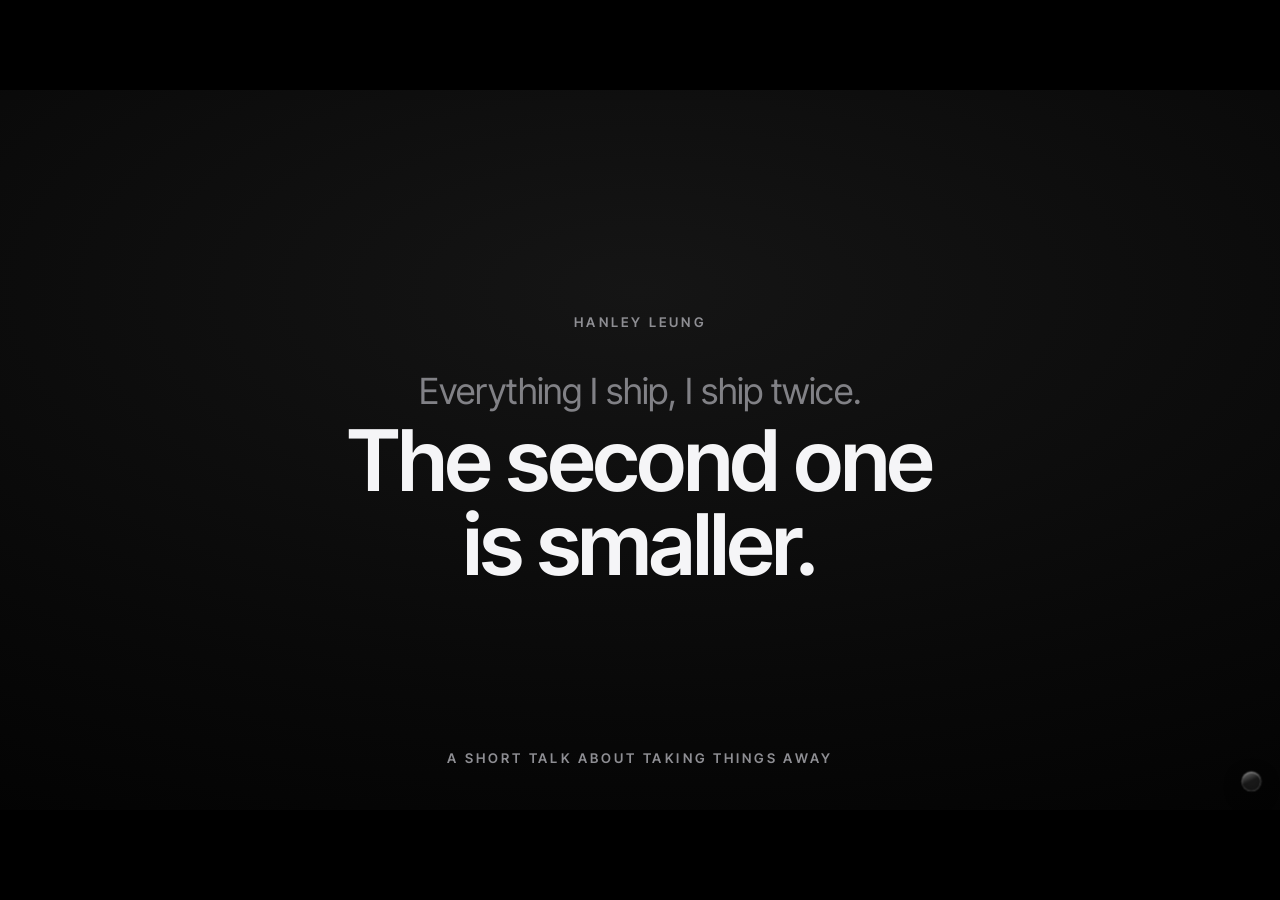
<file: demo/obsidian/index.html>
<!DOCTYPE html>
<html lang="en">
<head>
<meta charset="UTF-8">
<meta name="viewport" content="width=device-width, initial-scale=1">
<title>Subtraction is the work</title>
<meta name="description" content="A short talk on the case for taking things away — why restraint is the loudest thing in the room.">
<link rel="canonical" href="https://hanley-tech.github.io/better-slides/demo/obsidian/">
<!-- Open Graph / WhatsApp / iMessage / Facebook -->
<meta property="og:type" content="website">
<meta property="og:site_name" content="Hanley Leung">
<meta property="og:url" content="https://hanley-tech.github.io/better-slides/demo/obsidian/">
<meta property="og:title" content="Subtraction is the work">
<meta property="og:description" content="A short talk on the case for taking things away — why restraint is the loudest thing in the room.">
<meta property="og:image" content="https://hanley-tech.github.io/better-slides/demo/obsidian/og.jpg">
<meta property="og:image:type" content="image/jpeg">
<meta property="og:image:width" content="1280">
<meta property="og:image:height" content="720">
<!-- Twitter -->
<meta name="twitter:card" content="summary_large_image">
<meta name="twitter:title" content="Subtraction is the work">
<meta name="twitter:description" content="A short talk on the case for taking things away — why restraint is the loudest thing in the room.">
<meta name="twitter:image" content="https://hanley-tech.github.io/better-slides/demo/obsidian/og.jpg">

<!-- ════════════════════════════════════════════════════════════════════
     THEME  ·  the only brand-specific part — swap this whole block.
     1. swap the font <link> + --mono family
     2. swap the color tokens
     3. (optional) point brandmark / title-hero at your logo assets
     See reference/theming.md for a worked example (LunaTechs).
     ════════════════════════════════════════════════════════════════════ -->
<!-- SF Pro is a system face on Apple platforms; Inter Tight is the cross-platform fallback. -->
<link rel="preconnect" href="https://fonts.googleapis.com">
<link rel="preconnect" href="https://fonts.gstatic.com" crossorigin>
<link href="https://fonts.googleapis.com/css2?family=Inter+Tight:wght@400;500;600&display=swap" rel="stylesheet">
<style id="theme">
  /* Obsidian — true black, monochrome, zero accent. See performance-styles/obsidian/design.md */
  :root{
    --ink:#F5F5F7; --bg:#000000; --black:#000000;
    --blue:#F5F5F7; --cyan:#F5F5F7; --deep:#0A0A0A;   /* "accent" family folded to white — monochrome */
    --gold:#F5F5F7; --amber:#F5F5F7;
    --muted:#8E8E93;
    --hair:rgba(255,255,255,.22);
    --mono:"SF Pro Display","SF Pro Text",-apple-system,"Inter Tight",Arial,sans-serif;
    --p0:#000; --p1:#0a0a0a; --p2:#000; --p3:#0a0a0a; --p4:#000; --p5:#0a0a0a;
  }
</style>
<!-- ═══════════════════════ END THEME ═══════════════════════ -->

<style>
  *{box-sizing:border-box;margin:0;padding:0}
  html,body{height:100%;overflow:hidden}
  body{font-family:var(--mono);color:var(--ink);background:#000;-webkit-font-smoothing:antialiased}
  /* fixed 1920×1080 stage, scaled to fit, letterboxed */
  #stage{position:fixed;top:50%;left:50%;width:1920px;height:1080px;transform:translate(-50%,-50%) scale(var(--scale,1));transform-origin:center center;container-type:size;overflow:hidden;background:var(--bg)}
  .bg{position:fixed;inset:-20%;z-index:0;filter:blur(70px);opacity:.42;transition:background 1.2s ease}
  .bg::after{content:"";position:absolute;inset:0;
    background:
      radial-gradient(40% 50% at 18% 22%, var(--g1), transparent 60%),
      radial-gradient(45% 55% at 82% 30%, var(--g2), transparent 60%),
      radial-gradient(55% 60% at 50% 88%, var(--g3), transparent 62%);
    animation:swirl 14s ease-in-out infinite alternate}
  @keyframes swirl{0%{transform:translate3d(0,0,0) scale(1) rotate(0)}100%{transform:translate3d(3%,-3%,0) scale(1.12) rotate(8deg)}}
  .grain{position:fixed;inset:0;z-index:1;pointer-events:none;opacity:.06;
    background-image:url("data:image/svg+xml;utf8,<svg xmlns='http://www.w3.org/2000/svg' width='80' height='80'><filter id='n'><feTurbulence type='fractalNoise' baseFrequency='0.85' numOctaves='2'/></filter><rect width='80' height='80' filter='url(%23n)'/></svg>")}
  .deck{position:relative;z-index:2;height:100cqh;width:100cqw}
  .slide{position:absolute;inset:0;display:none;flex-direction:column;justify-content:center;padding:7cqmin 9cqmin}
  .slide.active{display:flex}
  .slide.active .pop{animation:pop .6s cubic-bezier(.2,1.2,.3,1) backwards}
  .slide.active .pop:nth-child(2){animation-delay:.08s}
  .slide.active .pop:nth-child(3){animation-delay:.16s}
  .slide.active .pop:nth-child(4){animation-delay:.24s}
  .slide.active .pop:nth-child(5){animation-delay:.32s}
  @keyframes pop{from{opacity:0;transform:translateY(34px) scale(.96) rotate(-1deg)}to{opacity:1;transform:none}}
  .wave{display:inline-block;transform-origin:75% 80%;animation:wave 2.4s ease-in-out infinite}
  @keyframes wave{0%,55%,100%{transform:rotate(0)}8%{transform:rotate(18deg)}16%{transform:rotate(-12deg)}24%{transform:rotate(18deg)}32%{transform:rotate(-8deg)}40%{transform:rotate(14deg)}}
  .slide.active .slam{animation:slam .5s cubic-bezier(.2,1.15,.3,1) .08s backwards}
  @keyframes slam{0%{opacity:0;transform:scale(1.28)}60%{opacity:1;transform:scale(.985)}80%{transform:scale(1.015)}100%{transform:scale(1)}}
  /* image-free placeholder for photo slots — drop a real <img>/bg in to replace */
  .ph{display:flex;align-items:center;justify-content:center;background:linear-gradient(135deg,var(--deep),var(--black));color:rgba(255,255,255,.5);font-family:var(--mono);font-weight:700;letter-spacing:.06em;text-transform:uppercase;font-size:clamp(11px,1.8cqmin,18px)}
  .ph::before{content:"📷 image"}
  /* generic split: text left, portrait photo right */
  .slide.split{padding-right:46%}
  .split .sub{max-width:none}
  .split .swap{max-width:none}
  .split .photo-wrap{position:absolute;left:76%;top:50%;transform:translate(-50%,-50%);width:42%;max-width:660px;aspect-ratio:3/4}
  .split .photo-card{width:100%;height:100%;border-radius:22px;overflow:hidden;border:1px solid rgba(255,255,255,.14);box-shadow:0 26px 66px rgba(0,0,0,.55),0 0 0 6px rgba(255,255,255,.03)}
  .split .photo-card img{width:100%;height:100%;object-fit:cover;display:block;transform:scale(1.04)}
  .slide.split.active .photo-wrap{animation:photoin 1.1s cubic-bezier(.2,1,.3,1) .25s backwards}
  @keyframes photoin{from{opacity:0;transform:translate(-50%,-50%) scale(.92)}to{opacity:1;transform:translate(-50%,-50%) scale(1)}}
  .badge{display:inline-flex;align-items:center;align-self:flex-start;font-family:var(--mono);font-weight:700;letter-spacing:.14em;text-transform:uppercase;font-size:clamp(18px,3.5cqmin,42px);color:var(--cyan);margin-bottom:4cqmin}
  h1{font-size:clamp(46px,11cqmin,190px);line-height:.95;font-weight:900;letter-spacing:-.03em}
  h2{font-size:clamp(38px,8.4cqmin,140px);line-height:1;font-weight:900;letter-spacing:-.03em}
  .mega{font-size:clamp(70px,22cqmin,420px);font-weight:900;line-height:.82;letter-spacing:-.05em;text-shadow:0 0 60px rgba(255,255,255,.25)}
  .sub{font-size:clamp(20px,3.7cqmin,48px);font-weight:600;line-height:1.42;margin-top:4cqmin;max-width:24ch;opacity:.92}
  .tiny{font-family:var(--mono);font-size:clamp(15px,2.2cqmin,24px);font-weight:600;letter-spacing:.08em;text-transform:uppercase;opacity:.7}
  .wink{display:inline-block;transform:rotate(-3deg);color:var(--cyan);background:rgba(139,124,255,.12);padding:0 .3em;border-radius:10px}
  .hl{background:linear-gradient(135deg,var(--cyan),var(--deep));color:#fff;padding:0 .2em;border-radius:6px;box-decoration-break:clone;-webkit-box-decoration-break:clone}
  .strike{position:relative;opacity:.5}
  .strike::after{content:"";position:absolute;left:-2%;right:-2%;top:52%;height:.16em;background:var(--blue);transform:rotate(-2deg)}
  .gold{color:var(--gold)}
  .jit{display:inline-block;animation:jit 2.6s ease-in-out infinite}
  @keyframes jit{0%,100%{transform:rotate(-2deg)}50%{transform:rotate(2deg) scale(1.03)}}
  .clock{display:flex;border-radius:22px;overflow:hidden;margin-top:3cqmin;font-weight:900;box-shadow:0 18px 50px rgba(0,0,0,.4)}
  .clock div{padding:4cqmin 2cqmin;text-align:center;font-size:clamp(22px,5cqmin,70px)}
  .c-a{flex:3;background:linear-gradient(135deg,var(--cyan),var(--deep));color:#fff}
  .c-b{flex:1;background:var(--bg);color:var(--cyan);border:2px solid var(--blue)}
  .duo{display:flex;gap:7cqmin;flex-wrap:wrap;margin-top:5cqmin}
  .duo>div{flex:1;min-width:240px}
  .duo .tiny{margin-bottom:1.6cqmin}
  .duo p{font-size:clamp(22px,4.4cqmin,58px);font-weight:900;line-height:1.12}
  /* liquid-glass control dot + popup */
  .fab{position:fixed;bottom:2.6cqmin;right:2.6cqmin;z-index:7;width:30px;height:30px;border-radius:50%;display:flex;align-items:center;justify-content:center;cursor:pointer;
    background:rgba(255,255,255,.09);-webkit-backdrop-filter:blur(18px) saturate(180%);backdrop-filter:blur(18px) saturate(180%);
    border:1px solid rgba(255,255,255,.22);
    box-shadow:0 8px 28px rgba(0,0,0,.4),inset 0 1px 1px rgba(255,255,255,.45),inset 0 -3px 8px rgba(0,0,0,.22);
    transition:transform .3s cubic-bezier(.2,1,.3,1),background .3s}
  .fab::before{content:"";position:absolute;inset:0;border-radius:50%;background:linear-gradient(155deg,rgba(255,255,255,.4),transparent 48%);pointer-events:none}
  .fab:hover{transform:scale(1.08);background:rgba(255,255,255,.14)}
  .fab:active{transform:scale(.95)}
  .fab.on{background:rgba(139,124,255,.2);border-color:rgba(139,124,255,.5)}
  .menu{position:fixed;bottom:7cqmin;right:2.6cqmin;z-index:7;display:flex;flex-direction:column;min-width:274px;max-height:80cqh;padding:12px;border-radius:22px;font-family:var(--mono);color:var(--ink);
    background:rgba(16,18,28,.55);-webkit-backdrop-filter:blur(28px) saturate(180%);backdrop-filter:blur(28px) saturate(180%);
    border:1px solid rgba(255,255,255,.18);
    box-shadow:0 20px 54px rgba(0,0,0,.55),inset 0 1px 1px rgba(255,255,255,.28);
    opacity:0;transform:translateY(12px) scale(.95);transform-origin:bottom right;pointer-events:none;transition:.3s cubic-bezier(.2,1,.3,1)}
  .menu.open{opacity:1;transform:none;pointer-events:auto}
  .menu .wm{font-size:13px;font-weight:600;letter-spacing:-.02em;opacity:.85;padding:4px 8px 2px}
  .menu .wm b{color:var(--blue)}
  .menu .prog{display:flex;align-items:center;gap:10px;padding:10px 8px 12px}
  .menu .bar{flex:1;height:6px;border-radius:99px;background:rgba(255,255,255,.16);overflow:hidden}
  .menu .bar span{display:block;height:100%;border-radius:99px;background:linear-gradient(90deg,var(--cyan),var(--blue));transition:width .35s ease}
  .menu .count{font-size:12px;font-weight:600;opacity:.7;min-width:48px;text-align:right}
  .menu .acts{display:flex;gap:6px;margin:6px 0 2px}
  .menu .act{flex:1;display:flex;align-items:center;justify-content:center;padding:9px 0;border-radius:11px;border:1px solid rgba(255,255,255,.12);background:rgba(255,255,255,.05);color:var(--ink);font-size:16px;line-height:1;cursor:pointer;transition:background .15s}
  .menu .act:hover{background:rgba(255,255,255,.14)}
  .menu .nav{flex:1;min-height:0;overflow-y:auto;margin-top:8px;padding-top:8px;border-top:1px solid rgba(255,255,255,.12);display:flex;flex-direction:column;gap:1px}
  .menu .nav::-webkit-scrollbar{width:6px}
  .menu .nav::-webkit-scrollbar-thumb{background:rgba(255,255,255,.22);border-radius:3px}
  .menu .navi{display:flex;align-items:center;gap:9px;padding:7px 10px;border-radius:9px;border:none;background:transparent;color:var(--ink);font-family:var(--mono);font-weight:600;font-size:11.5px;cursor:pointer;text-align:left;transition:background .15s}
  .menu .navi:hover{background:rgba(255,255,255,.1)}
  .menu .navi.on{background:rgba(139,124,255,.16)}
  .menu .navi .n{opacity:.45;min-width:20px}
  .menu .navi.on .n{opacity:1;color:var(--cyan)}
  .menu .navi .t{white-space:nowrap;overflow:hidden;text-overflow:ellipsis}
  /* persistent corner brand lockup — text-only by default; add an <img> for a logo */
  .brandmark{position:fixed;top:3cqmin;left:3.6cqmin;z-index:5;display:flex;align-items:center;gap:9px;pointer-events:none;opacity:.95}
  .brandmark img{height:clamp(28px,4.2cqmin,42px);width:auto;filter:drop-shadow(0 2px 7px rgba(0,0,0,.45))}
  .brandmark .wm{font-family:var(--mono);font-weight:700;font-size:clamp(15px,2.2cqmin,21px);letter-spacing:-.02em}
  .brandmark .wm b{color:var(--blue);font-weight:700}
  body.first .brandmark{opacity:0}
  @keyframes float{0%,100%{transform:translateY(0) rotate(-2deg)}50%{transform:translateY(-16px) rotate(2deg)}}
  /* full-bleed photo slide */
  .slide.photo{padding:0;justify-content:flex-end}
  .slide.photo .pic{position:absolute;inset:0;z-index:0;background-size:cover;background-position:center;background-color:var(--deep)}
  .slide.photo .pic::after{content:"";position:absolute;inset:0;background:
    linear-gradient(90deg,rgba(16,18,28,.94) 0%,rgba(16,18,28,.7) 30%,rgba(16,18,28,.1) 60%,transparent 78%),
    linear-gradient(0deg,rgba(16,18,28,.92) 6%,rgba(16,18,28,.3) 44%,transparent 80%)}
  .slide.photo .cap{position:relative;z-index:1;width:100%;padding:7cqmin 9cqmin}
  .slide.photo .cap h1{line-height:1.12}
  .slide.photo .cap .sub{margin-top:4.6cqmin}
  /* infographic cards */
  .cards{display:grid;gap:2.2cqmin;margin-top:4cqmin;width:100%}
  .cards.c2{grid-template-columns:repeat(2,1fr)}
  .cards.c3{grid-template-columns:repeat(3,1fr)}
  .card{background:rgba(255,255,255,.05);border:1px solid rgba(255,255,255,.12);border-radius:18px;padding:3cqmin;display:flex;flex-direction:column;gap:1cqmin;box-shadow:0 12px 30px rgba(0,0,0,.3)}
  .card .ic{font-size:clamp(28px,5cqmin,54px);line-height:1}
  .card .ct{font-size:clamp(17px,2.8cqmin,32px);font-weight:800;line-height:1.05}
  .card .cd{font-size:clamp(13px,1.85cqmin,21px);font-weight:500;opacity:.82;line-height:1.28}
  .cards.big .ic{font-size:clamp(46px,10cqmin,120px)}
  .cards.big .ct{font-size:clamp(20px,3.4cqmin,40px)}
  .cards.big .cd{font-size:clamp(14px,2.1cqmin,24px)}
  .cards.big .card{align-items:center;text-align:center;gap:1.6cqmin}
  .slide.active .cards .card{animation:pop .55s cubic-bezier(.2,1.1,.3,1) backwards}
  .slide.active .cards .card:nth-child(2){animation-delay:.08s}
  .slide.active .cards .card:nth-child(3){animation-delay:.16s}
  .slide.active .cards .card:nth-child(4){animation-delay:.24s}
  /* narrowing funnel — many → one */
  .funnel3{display:flex;flex-direction:column;align-items:center;gap:1.4cqmin;margin:3.4cqmin 0;width:100%}
  .tier{border-radius:16px;padding:2.2cqmin 3cqmin;text-align:center;font-weight:800;line-height:1.12;box-shadow:0 12px 30px rgba(0,0,0,.3)}
  .tier .tl{display:block;font-family:var(--mono);font-weight:700;text-transform:uppercase;letter-spacing:.07em;font-size:clamp(11px,1.7cqmin,18px);opacity:.65;margin-bottom:.5cqmin}
  .t1{width:100%;background:rgba(255,255,255,.06);border:1px solid rgba(255,255,255,.12);font-size:clamp(15px,2.7cqmin,32px);opacity:.72}
  .t2{width:64%;background:rgba(139,124,255,.12);border:1px solid rgba(139,124,255,.3);font-size:clamp(17px,3cqmin,38px)}
  .t3{width:42%;background:linear-gradient(135deg,var(--cyan),var(--deep));border:1px solid rgba(139,124,255,.5);color:#fff;font-size:clamp(20px,3.8cqmin,52px);box-shadow:0 18px 46px rgba(109,94,246,.5)}
  .t3 .tl{opacity:.85}
  .funnel3 .fdown{color:var(--cyan);font-size:clamp(18px,3cqmin,34px);line-height:.4}
  .slide.active .funnel3>.pop{animation:pop .5s cubic-bezier(.2,1.1,.3,1) backwards}
  .slide.active .funnel3>*:nth-child(2){animation-delay:.12s}
  .slide.active .funnel3>*:nth-child(3){animation-delay:.24s}
  .slide.active .funnel3>*:nth-child(4){animation-delay:.36s}
  .slide.active .funnel3>*:nth-child(5){animation-delay:.48s}
  /* converge-to-one funnel */
  .funnel{display:flex;flex-direction:column;align-items:center;gap:2.2cqmin;margin:4cqmin 0;width:100%}
  .funnel .many{display:flex;flex-wrap:wrap;justify-content:center;gap:1.2cqmin;max-width:84%}
  .funnel .many span{font-size:clamp(13px,2.1cqmin,25px);font-weight:700;opacity:.5;padding:.3em .8em;border:1px dashed rgba(255,255,255,.28);border-radius:999px;text-decoration:line-through}
  .funnel .fdown{font-size:clamp(22px,4cqmin,44px);color:var(--cyan);line-height:.5}
  .funnel .one{display:inline-flex;align-items:center;gap:1.4ch;background:linear-gradient(135deg,var(--cyan),var(--deep));color:#fff;padding:1.4cqmin 4cqmin;border-radius:20px;font-size:clamp(20px,3.4cqmin,42px);font-weight:900;box-shadow:0 16px 44px rgba(109,94,246,.45)}
  .funnel .one .bignum{font-size:clamp(40px,7cqmin,92px);line-height:1}
  /* contact QR */
  .qrwrap{display:flex;align-items:center;gap:7cqmin;margin-top:4cqmin;flex-wrap:wrap}
  .qr{position:relative;width:clamp(190px,36cqmin,380px);aspect-ratio:1;background:#fff;border-radius:26px;overflow:hidden;box-shadow:0 24px 64px rgba(0,0,0,.55),0 0 0 8px rgba(255,255,255,.04);flex:none}
  .qr svg{position:absolute;inset:0;width:100%;height:100%;display:block}
  .slide.active .qr{animation:slam .6s cubic-bezier(.2,1.15,.3,1) .2s backwards}
  .qrwrap .qmeta{flex:1;min-width:260px}
  .qrwrap .qt{font-size:clamp(24px,4.8cqmin,64px);font-weight:900;line-height:1.08}
  .qrwrap .ql{font-size:clamp(16px,2.7cqmin,32px);font-weight:600;opacity:.85;margin-top:2cqmin;line-height:1.4}
  .qrwrap .ql b{color:var(--cyan);font-weight:700}
  .qrwrap .tag{display:inline-block;margin-top:2.4cqmin;font-family:var(--mono);font-weight:700;letter-spacing:.04em;font-size:clamp(13px,2cqmin,22px);padding:.5em 1em;border-radius:999px;border:1px dashed rgba(255,255,255,.3);opacity:.8}
  /* experience chips */
  .chips{display:flex;flex-wrap:wrap;gap:1.6cqmin;margin-top:4cqmin}
  .chip{font-size:clamp(20px,4cqmin,56px);font-weight:900;line-height:1;padding:1.4cqmin 2.6cqmin;border-radius:18px;background:rgba(139,124,255,.12);border:1px solid rgba(139,124,255,.34);box-shadow:0 12px 30px rgba(0,0,0,.3)}
  .slide.active .chip{animation:pop .5s cubic-bezier(.2,1.1,.3,1) backwards}
  .slide.active .chip:nth-child(2){animation-delay:.07s}
  .slide.active .chip:nth-child(3){animation-delay:.14s}
  .slide.active .chip:nth-child(4){animation-delay:.21s}
  .slide.active .chip:nth-child(5){animation-delay:.28s}
  .slide.active .chip:nth-child(6){animation-delay:.35s}
  /* before/after swap line (story) */
  .swap{display:flex;flex-direction:column;gap:1.2cqmin;margin-top:3.4cqmin;max-width:32ch}
  .swap .lbl{font-family:var(--mono);font-weight:700;letter-spacing:.06em;text-transform:uppercase;font-size:clamp(12px,1.8cqmin,18px);opacity:.6}
  .swap .bad{font-size:clamp(16px,2.7cqmin,32px);font-weight:700;opacity:.55;position:relative;align-self:flex-start}
  .swap .bad::after{content:"";position:absolute;left:-1%;right:-1%;top:52%;height:.1em;background:var(--blue);transform:rotate(-1.4deg)}
  .swap .arr{color:var(--cyan);font-weight:900;font-size:clamp(18px,3cqmin,30px);line-height:.6}
  .swap .good{font-size:clamp(20px,3.6cqmin,46px);font-weight:900;line-height:1.14}
  /* mini-slide before/after mockups (eye candy) */
  .bca{display:flex;gap:3.6cqmin;margin-top:4cqmin;width:100%;align-items:stretch}
  .mock{flex:1;border-radius:16px;overflow:hidden;box-shadow:0 18px 44px rgba(0,0,0,.45);display:flex;flex-direction:column;position:relative;aspect-ratio:16/9}
  .mock .tag{position:absolute;top:1.4cqmin;right:1.4cqmin;font-family:var(--mono);font-weight:800;font-size:clamp(11px,1.8cqmin,19px);padding:.3em .8em;border-radius:999px;z-index:2}
  .mock.bad{background:#eef0f3;color:#2a2f3a;padding:4.2cqmin 3.4cqmin;justify-content:flex-start;gap:.7cqmin}
  .mock.bad .tag{background:#ffdada;color:#b11}
  .mock.bad h4{font-size:clamp(11px,1.85cqmin,20px);font-weight:700}
  .mock.bad ul{margin:.6cqmin 0 0 1.2em;display:flex;flex-direction:column;gap:.5cqmin}
  .mock.bad li{font-size:clamp(7px,1.2cqmin,13px);opacity:.62;line-height:1.4}
  .mock.good{background:linear-gradient(150deg,#1a1640,#0d0c1a);color:#fff;align-items:center;justify-content:center;text-align:center;padding:3cqmin;border:1px solid rgba(139,124,255,.34)}
  .mock.good .tag{background:rgba(139,124,255,.28);color:#e4dcff}
  .mock.good .big{font-size:clamp(34px,8.6cqmin,104px);font-weight:900;line-height:.88;letter-spacing:-.03em}
  .mock.good .big .gd{color:var(--gold)}
  .mock.good .cap2{font-size:clamp(11px,2cqmin,22px);font-weight:700;opacity:.78;margin-top:1.2cqmin}
  .slide.active .mock{animation:pop .55s cubic-bezier(.2,1.1,.3,1) backwards}
  .slide.active .mock:nth-child(2){animation-delay:.12s}
  /* hero chart (the money slide) */
  .herowrap{display:flex;align-items:center;gap:6cqmin;margin-top:2cqmin;width:100%;flex-wrap:wrap}
  .herochart{flex:1.3;min-width:360px;position:relative}
  .herochart svg{width:100%;height:auto;display:block;overflow:visible}
  .herochart .photolbl{position:absolute;top:-1cqmin;right:1cqmin;font-family:var(--mono);font-weight:800;font-size:clamp(13px,2.2cqmin,24px);color:var(--gold);transform:rotate(-3deg);text-shadow:0 2px 10px rgba(0,0,0,.5)}
  .hc-grid{stroke:rgba(255,255,255,.1);stroke-width:1.5}
  .hc-line{fill:none;stroke:var(--cyan);stroke-width:5;stroke-linecap:round;stroke-linejoin:round;filter:drop-shadow(0 0 8px rgba(139,124,255,.7))}
  .hc-dot{fill:#fff;stroke:var(--cyan);stroke-width:4}
  .hc-stat{font:900 66px var(--mono);fill:#fff}
  .hc-sub{font:700 17px var(--mono);fill:rgba(255,255,255,.7)}
  .hc-x{font:700 15px var(--mono);fill:rgba(255,255,255,.5)}
  .slide.active .hc-line{stroke-dasharray:900;stroke-dashoffset:900;animation:draw 1.4s ease-out .3s forwards}
  .slide.active .hc-area{opacity:0;animation:fadein 1s ease-out .9s forwards}
  .slide.active .hc-dot{opacity:0;animation:fadein .4s ease-out 1.5s forwards}
  @keyframes draw{to{stroke-dashoffset:0}}
  @keyframes fadein{to{opacity:1}}
  .herowrap .hmeta{flex:1;min-width:260px}
  .herowrap .hmeta .qt{font-size:clamp(22px,4.2cqmin,56px);font-weight:900;line-height:1.1}
  .herowrap .hmeta .ql2{font-size:clamp(15px,2.5cqmin,30px);font-weight:600;opacity:.85;margin-top:2cqmin;line-height:1.36}
  .herowrap .hmeta .ql2 b{color:var(--cyan);font-weight:700}
  /* horizontal bars */
  .bars{display:flex;flex-direction:column;gap:2.6cqmin;margin-top:4cqmin;width:100%;max-width:84%}
  .bars .barrow{display:flex;align-items:center;gap:2.4cqmin}
  .bars .lab{flex:none;width:10ch;font-family:var(--mono);font-weight:700;font-size:clamp(14px,2.4cqmin,30px);opacity:.85}
  .bars .track{flex:1;height:clamp(30px,5.4cqmin,72px);border-radius:14px;background:rgba(255,255,255,.07);position:relative;overflow:hidden}
  .bars .fillb{height:100%;border-radius:14px;display:flex;align-items:center;justify-content:flex-end;padding-right:1.6ch;font-weight:900;font-size:clamp(14px,2.6cqmin,34px);color:#fff;box-shadow:0 10px 26px rgba(0,0,0,.3)}
  .bars .f1{width:62%;background:linear-gradient(90deg,var(--deep),var(--blue))}
  .bars .f2{width:100%;background:linear-gradient(90deg,var(--blue),var(--cyan))}
  .bars .plus{color:var(--gold);margin-left:.6ch}
  .slide.active .bars .fillb{animation:grow 1.1s cubic-bezier(.2,1,.3,1) .3s backwards}
  @keyframes grow{from{width:0}}
  /* cut / diverge SVG diagram */
  .cutwrap{margin-top:3cqmin;width:100%;max-width:780px}
  .cutwrap svg{width:100%;height:auto;display:block;overflow:visible}
  .cut-ramble{fill:none;stroke:rgba(255,135,135,.85);stroke-width:5;stroke-linecap:round}
  .cut-answer{fill:none;stroke:var(--cyan);stroke-width:8;stroke-linecap:round;filter:drop-shadow(0 0 7px rgba(139,124,255,.6))}
  .cut-line{stroke:var(--gold);stroke-width:3;stroke-dasharray:8 8}
  .cut-tr{font:800 17px var(--mono);fill:rgba(255,135,135,.95)}
  .cut-ta{font:800 17px var(--mono);fill:var(--cyan)}
  .slide.active .cut-ramble{stroke-dasharray:620;stroke-dashoffset:620;animation:draw 1.3s ease-out .3s forwards}
  .slide.active .cut-answer{stroke-dasharray:200;stroke-dashoffset:200;animation:draw .7s ease-out 1.3s forwards}
  /* action button (the close) */
  .actcard{margin-top:4cqmin;display:flex;flex-direction:column;gap:3cqmin;align-items:flex-start;width:100%}
  .actbtn{display:inline-flex;align-items:center;gap:1.2ch;background:linear-gradient(135deg,var(--cyan),var(--deep));color:#fff;font-weight:900;font-size:clamp(22px,4.8cqmin,66px);padding:2cqmin 4cqmin;border-radius:20px;box-shadow:0 20px 50px rgba(109,94,246,.5)}
  .actbtn .play{font-size:.78em;opacity:.9}
  .slide.active .actbtn{animation:slam .6s cubic-bezier(.2,1.15,.3,1) .3s backwards}
  .actsteps{display:flex;gap:1.6cqmin;flex-wrap:wrap}
  .actstep{display:flex;align-items:center;gap:1ch;font-weight:700;font-size:clamp(14px,2.3cqmin,28px);background:rgba(255,255,255,.06);border:1px solid rgba(255,255,255,.12);border-radius:14px;padding:1.1cqmin 2.2cqmin}
  .actstep b{color:var(--cyan)}
  .slide.active .actstep{animation:pop .5s cubic-bezier(.2,1.1,.3,1) backwards}
  .slide.active .actstep:nth-child(2){animation-delay:.1s}
  .slide.active .actstep:nth-child(3){animation-delay:.2s}
  /* title slide — the showstopper */
  .slide .bgimg{position:absolute;inset:0;z-index:0;background-size:cover;background-position:center}
  .slide .bgimg::after{content:"";position:absolute;inset:0;background:linear-gradient(180deg,rgba(16,18,28,.68),rgba(16,18,28,.88))}
  .slide.hasbg>:not(.bgimg){position:relative;z-index:1}
  .title-hero{align-items:center;justify-content:flex-start;text-align:center}
  .title-hero .bgimg{background:
    radial-gradient(58% 42% at 50% -4%, rgba(255,200,87,.20), transparent 62%),
    radial-gradient(96% 66% at 50% -10%, rgba(139,124,255,.26), transparent 58%),
    radial-gradient(90% 70% at 84% 108%, rgba(255,200,87,.40), transparent 62%),
    radial-gradient(78% 60% at 8% 116%, rgba(109,94,246,.20), transparent 62%),
    linear-gradient(160deg, #1a1640 0%, #0d0c1a 55%, #100f1c 100%)}
  .title-hero .bgimg::before{content:"";position:absolute;inset:-14% -14% 0 -14%;pointer-events:none;filter:blur(15px);
    background:conic-gradient(from 0deg at 50% -8%,
      transparent 126deg,
      rgba(255,236,170,.12) 136deg, transparent 144deg,
      transparent 152deg,
      rgba(255,242,196,.06) 160deg, transparent 171deg,
      rgba(255,236,170,.15) 177deg, transparent 184deg,
      rgba(255,238,180,.05) 196deg, transparent 205deg,
      rgba(255,242,196,.10) 213deg, transparent 222deg,
      transparent 234deg);
    -webkit-mask:radial-gradient(88% 98% at 50% -8%, #000 5%, transparent 68%);
            mask:radial-gradient(88% 98% at 50% -8%, #000 5%, transparent 68%);
    transform-origin:50% 0;animation:shimmer 7s ease-in-out infinite}
  @keyframes shimmer{0%{opacity:.7;transform:rotate(-1.3deg) scale(1.03)}50%{opacity:1;transform:rotate(1.4deg) scale(1.06)}100%{opacity:.7;transform:rotate(-1.3deg) scale(1.03)}}
  .title-hero .bgimg::after{background:radial-gradient(72% 62% at 50% 16%, transparent, rgba(16,18,28,.36) 92%)}
  .title-hero .t-sm{display:block;font-size:clamp(28px,6cqmin,80px);font-weight:800;line-height:1;opacity:.9;margin-bottom:.12em}
  .title-hero .t-mega{display:block;font-size:clamp(46px,12cqmin,170px);font-weight:900;line-height:.92;letter-spacing:-.035em;margin-top:.06em}
  .title-hero .glow{color:#fff;text-shadow:0 0 26px rgba(139,124,255,.85),0 0 60px rgba(109,94,246,.6),0 0 120px rgba(109,94,246,.4)}
  .title-hero .brandlock{z-index:1;display:flex;flex-direction:column;align-items:center;opacity:.8}
  .title-hero .brandlock .lockwm{font-family:var(--mono);font-weight:800;font-size:clamp(20px,3.6cqmin,40px);letter-spacing:-.02em}
  .title-hero .brandlock .lockwm b{color:var(--blue)}
  .title-hero .title-foot{position:absolute!important;bottom:5.5cqmin;left:0;right:0;z-index:2;font-family:var(--mono);font-weight:600;text-transform:uppercase;letter-spacing:.34em;font-size:clamp(12px,2.1cqmin,20px);opacity:.62}
  .title-hero .title-mascot{height:clamp(86px,16cqmin,168px);width:auto;filter:drop-shadow(0 12px 28px rgba(0,0,0,.5))}
  .title-hero .title-wm{height:clamp(21px,4.1cqmin,44px);width:auto;margin-top:1.1cqmin;opacity:.9;filter:drop-shadow(0 3px 12px rgba(0,0,0,.55))}
  .title-hero h1{margin:20cqmin 0 0}
  .confetti{position:fixed;inset:0;z-index:4;pointer-events:none;overflow:hidden;display:none}
  .confetti.go{display:block}
  .confetti b{position:absolute;top:-12cqh;width:14px;height:22px;border-radius:3px;animation:fall linear forwards}
  @keyframes fall{to{transform:translateY(125cqh) rotate(720deg)}}
  .motes{position:fixed;inset:0;z-index:6;pointer-events:none;overflow:hidden}
  .motes i{position:absolute;border-radius:50%;background:var(--c,#fff);box-shadow:0 0 7px 1px var(--g,rgba(139,124,255,.6));animation:drift ease-in-out infinite}
  @keyframes drift{0%{opacity:0;transform:translate(0,0)}25%{opacity:var(--o,.5)}50%{opacity:var(--o,.5);transform:translate(var(--dx,0),var(--dy,0))}75%{opacity:var(--o,.5)}100%{opacity:0;transform:translate(0,0)}}
  /* inline edit mode — press E, click any text, Ctrl/Cmd+S to save the file */
  body.editing .slide.active{outline:2px dashed rgba(255,255,255,.28);outline-offset:-10px;cursor:text}
  body.editing .fab{background:rgba(255,200,87,.25);border-color:rgba(255,200,87,.5)}
  @media (prefers-reduced-motion: reduce){
    .bg::after,.jit,.slide.active .pop,.title-mascot,.title-hero .bgimg::before,.wave,.slide.active .slam,.slide.active .cards .card,.slide.active .chip,.slide.active .qr,.slide.split.active .photo-wrap,.slide.active .mock,.slide.active .actbtn,.slide.active .actstep,.slide.active .bars .fillb{animation:none!important}
    .bg{transition:none}
    .slide.active .hc-line,.slide.active .hc-area,.slide.active .hc-dot,.slide.active .cut-ramble,.slide.active .cut-answer{stroke-dashoffset:0!important;opacity:1!important;animation:none!important}
    .motes{display:none}
  }
  @media print{
    html,body{height:auto;overflow:visible;background:var(--bg)}
    .bg,.grain,.confetti,.fab,.menu,.brandmark,.motes{display:none!important}
    .deck{height:auto}
    .slide{position:static!important;display:flex!important;min-height:90cqh;page-break-after:always;padding:8cqmin}
    .slide .pop{animation:none!important}
    .bg::after{display:none}
    section.slide{background:linear-gradient(135deg,var(--bg),var(--black))}
  }
</style>
<!-- ═══════ OBSIDIAN · style overrides (must follow the engine sheet) ═══════ -->
<style id="obsidian-overrides">
  /* ── the stage: true black with a faint depth radial, felt not seen ── */
  .bg{display:none}
  .motes{display:none}
  .grain{opacity:.045}
  .slide{background:radial-gradient(120% 100% at 50% 28%, #151515 0%, #080808 58%, #000 100%);
    align-items:center;text-align:center;justify-content:center;padding:9cqmin 12cqmin}

  /* ── type: one humanist sans, one weight, one colour ── */
  h1{font-size:clamp(44px,11.8cqmin,168px);font-weight:600;line-height:.98;letter-spacing:-.024em;color:var(--ink)}
  h2{font-size:clamp(34px,8cqmin,116px);font-weight:600;line-height:1.05;letter-spacing:-.018em;color:var(--ink);max-width:17ch}
  .mega{font-size:clamp(90px,20cqmin,300px);font-weight:600;line-height:.92;letter-spacing:-.03em;color:var(--ink);text-shadow:none}
  .sub{font-size:clamp(17px,3.3cqmin,44px);font-weight:400;line-height:1.34;color:var(--muted);max-width:26ch;margin-top:4cqmin;opacity:1;align-self:center}
  .tiny{font-size:clamp(12px,1.85cqmin,22px);font-weight:400;letter-spacing:.02em;text-transform:none;color:var(--muted);opacity:1}

  /* ── kicker: tiny uppercase eyebrow with a hairline rule centred above it ── */
  .badge{display:flex;flex-direction:column;align-items:center;align-self:center;gap:2.4cqmin;
    font-size:clamp(9px,1.85cqmin,22px);font-weight:600;letter-spacing:.22em;line-height:1.2;
    text-transform:uppercase;color:var(--muted);margin-bottom:4.4cqmin}
  .badge::before{content:"";display:block;width:9cqmin;height:1px;background:var(--hair)}

  /* ── kill every accent affordance the engine ships ── */
  .hl,.wink{background:none;color:inherit;padding:0;border-radius:0;transform:none;display:inline}
  .glow{color:var(--ink);text-shadow:none}
  .strike::after{background:var(--hair)}
  .jit{animation:none}

  /* ── title slide: centred lockup, maximum black ── */
  .title-hero{justify-content:center}
  .title-hero .bgimg{background:radial-gradient(120% 100% at 50% 28%, #151515 0%, #080808 58%, #000 100%)}
  .title-hero .bgimg::before{display:none}
  .title-hero .bgimg::after{display:none}
  .title-hero h1{margin:6cqmin 0 0;max-width:13ch}
  .title-hero .t-sm{font-size:clamp(20px,5cqmin,70px);font-weight:400;color:var(--muted);letter-spacing:-.01em;margin-bottom:.28em}
  .title-hero .t-mega{font-size:clamp(44px,11.8cqmin,168px);font-weight:600;letter-spacing:-.024em;line-height:.98;margin-top:0}
  .title-hero .brandlock{opacity:1}
  .title-hero .brandlock .lockwm{font-size:clamp(11px,1.85cqmin,22px);font-weight:600;letter-spacing:.22em;text-transform:uppercase;color:var(--muted)}
  .title-hero .title-foot{letter-spacing:.22em;font-weight:600;font-size:clamp(9px,1.85cqmin,22px);color:var(--muted);opacity:1;bottom:6cqmin}

  /* ── hero: the tick field — sixty-four marks, one lit ── */
  .ticks{display:flex;justify-content:center;align-items:flex-end;gap:.85cqmin;margin:1cqmin 0 3.4cqmin;width:100%;max-width:78cqw}
  .ticks i{display:block;width:2px;height:5.2cqmin;background:rgba(255,255,255,.16);flex:none}
  .ticks i.lit{background:var(--ink);height:8.4cqmin;width:3px}
  .slide.active .ticks i{animation:tick .6s ease-out backwards}
  .slide.active .ticks i.lit{animation:tick .9s cubic-bezier(.22,.61,.18,1) .5s backwards}
  @keyframes tick{from{opacity:0}to{opacity:1}}
  .fieldlbl{font-size:clamp(9px,1.85cqmin,22px);font-weight:600;letter-spacing:.22em;text-transform:uppercase;color:var(--muted);margin-bottom:5cqmin}

  /* ── landing: three beats, separated by hairlines — no cards, no fills ── */
  .beats{display:flex;align-items:stretch;justify-content:center;gap:5cqmin;margin-top:6cqmin;width:100%;max-width:80cqw}
  .beats>div{flex:1;padding:0 3cqmin;border-left:1px solid var(--hair);text-align:left}
  .beats>div:first-child{border-left:none}
  .beats .bl{font-size:clamp(8px,1.6cqmin,19px);font-weight:600;letter-spacing:.22em;text-transform:uppercase;color:var(--muted);margin-bottom:1.8cqmin}
  .beats .bt{font-size:clamp(14px,2.7cqmin,36px);font-weight:600;line-height:1.24;color:var(--ink);letter-spacing:-.012em}
  .slide.active .beats>div{animation:arise .9s cubic-bezier(.22,.61,.18,1) backwards}
  .slide.active .beats>div:nth-child(2){animation-delay:.1s}
  .slide.active .beats>div:nth-child(3){animation-delay:.2s}

  /* ── the close: the only filled shape in the entire deck ── */
  .pill{display:inline-flex;align-items:center;align-self:center;background:#F5F5F7;color:#000;
    font-weight:600;letter-spacing:-.012em;font-size:clamp(15px,2.8cqmin,38px);
    padding:1.5cqmin 4.4cqmin;border-radius:999px;margin-top:6cqmin;text-decoration:none}
  .credit{margin-top:4.4cqmin;font-size:clamp(11px,1.85cqmin,22px);font-weight:400;color:var(--muted);letter-spacing:.01em}

  /* ── motion: one calm rise. Obsidian never scale-punches. ── */
  @keyframes arise{from{opacity:0;transform:translateY(18px)}to{opacity:1;transform:none}}
  .slide.active .pop{animation:arise .9s cubic-bezier(.22,.61,.18,1) backwards}
  .slide.active .pop:nth-child(2){animation-delay:.12s}
  .slide.active .pop:nth-child(3){animation-delay:.24s}
  .slide.active .pop:nth-child(4){animation-delay:.36s}
  .slide.active .pop:nth-child(5){animation-delay:.48s}
  .slide.active .slam{animation:arise .9s cubic-bezier(.22,.61,.18,1) .12s backwards}
  .slide.active .pill{animation:arise .9s cubic-bezier(.22,.61,.18,1) .5s backwards}

  /* ── chrome: dark monochrome glass ── */
  .fab.on{background:rgba(255,255,255,.18);border-color:rgba(255,255,255,.4)}
  .menu{background:rgba(10,10,10,.6);border-color:rgba(255,255,255,.14)}
  .menu .bar span{background:var(--ink)}
  .menu .navi.on{background:rgba(255,255,255,.1)}
  .menu .navi.on .n{color:var(--ink)}
  .brandmark .wm{font-size:clamp(9px,1.6cqmin,19px);font-weight:600;letter-spacing:.22em;text-transform:uppercase;color:var(--muted)}
  #soundbtn.off{opacity:.45}

  @media (prefers-reduced-motion: reduce){
    .slide.active .ticks i,.slide.active .beats>div,.slide.active .pill{animation:none!important}
  }
  @media print{
    .slide.active .ticks i,.beats>div,.pill{animation:none!important;opacity:1!important}
    section.slide{background:#000!important}
  }
</style>
</head>
<body>
<div id="stage">
<div class="bg" id="bg"></div>
<div class="grain"></div>
<!-- Obsidian ships no motes and no confetti: the restraint extends to the celebration. -->

<div class="deck" id="deck">

  <!-- ════════════════════════════════════════════════════════════
       SLIDES.  Each <section class="slide"> is one slide.
       data-nav="…" sets its label in the menu. The first slide keeps
       class="slide active". Wrap anything you want animated-in in a
       child with class="pop" (auto-staggered) or class="slam".
       See reference/layouts.md for every recipe below.
       Delete the showcase slides you don't need.
       ════════════════════════════════════════════════════════════ -->

  <!-- 1 · TITLE — a centred lockup and a great deal of black -->
  <section class="slide active hasbg title-hero" data-nav="Title">
    <div class="bgimg"></div>
    <div class="brandlock pop">
      <span class="lockwm">Hanley Leung</span>
    </div>
    <h1 class="pop">
      <span class="t-sm">Everything I ship, I ship twice.</span>
      <span class="t-mega">The second one<br>is smaller.</span>
    </h1>
    <div class="title-foot pop">A short talk about taking things away</div>
  </section>

  <!-- 2 · THE HOOK — the confession -->
  <section class="slide" data-nav="The confession">
    <span class="badge pop">a confession</span>
    <h2 class="pop">I shipped the version with everything in it.</h2>
    <div class="sub pop">It tested fine. It launched fine. Nobody could tell me what it was.</div>
  </section>

  <!-- 3 · THE ONE IDEA -->
  <section class="slide" data-nav="The one idea">
    <span class="badge pop">the idea</span>
    <h2 class="slam">Subtraction is the work.</h2>
    <div class="sub pop">Anyone can add. Deciding what to remove is the job you were hired for.</div>
  </section>

  <!-- 4 · HERO — sixty-four marks, one lit. The money slide. -->
  <section class="slide" data-nav="What survives">
    <span class="badge pop">what the room keeps</span>
    <div class="ticks pop" aria-label="Sixty-four marks; one is lit."></div>
    <div class="fieldlbl pop">sixty-four things you could say</div>
    <div class="mega slam">1</div>
    <div class="sub pop">One is what they repeat tomorrow. The other sixty-three were for you.</div>
  </section>

  <!-- 5 · THE LANDING — act tonight -->
  <section class="slide" data-nav="Tonight">
    <span class="badge pop">tonight</span>
    <h2 class="pop">Remove it. If nothing breaks, it was decoration.</h2>
    <div class="beats">
      <div>
        <div class="bl">the tool</div>
        <div class="bt">The last thing you made. Open it as it is.</div>
      </div>
      <div>
        <div class="bl">five minutes</div>
        <div class="bt">Cut a third. Not the worst third — the safest one.</div>
      </div>
      <div>
        <div class="bl">done looks like</div>
        <div class="bt">You can say what it is in a single breath.</div>
      </div>
    </div>
  </section>

  <!-- 6 · CLOSE — the landing, the credit, the one filled shape -->
  <section class="slide" data-nav="Close">
    <span class="badge pop">thank you</span>
    <h2 class="pop">Take one thing away.</h2>
    <div class="sub pop">That’s the whole talk. It was longer this morning.</div>
    <a class="pill" href="https://hanley.world">Start with the last thing you made ›</a>
    <div class="credit pop">by Hanley Leung · hanley.world</div>
  </section>

</div>

<!-- corner brand lockup (hidden on slide 1). Add an <img> before .wm for a logo. -->
<div class="brandmark"><span class="wm">Hanley Leung</span></div>

<button class="fab" id="fab" aria-label="Deck controls"></button>
<div class="menu" id="menu">
  <div class="wm">Hanley Leung · Subtraction is the work</div>
  <div class="prog"><div class="bar"><span id="barfill"></span></div><div class="count" id="count">1 / 1</div></div>
  <div class="acts">
    <button class="act" data-act="prev" aria-label="Previous">‹</button>
    <button class="act" data-act="next" aria-label="Next">›</button>
    <button class="act" data-act="sound" id="soundbtn" aria-label="Toggle sound" title="Sound on/off">🔊</button>
    <button class="act" data-act="edit" aria-label="Edit text" title="Edit text (E)">✎</button>
    <button class="act" data-act="full" aria-label="Fullscreen">⛶</button>
    <button class="act" data-act="print" aria-label="Print">⎙</button>
  </div>
  <div class="nav" id="nav"></div>
</div>
</div>

<script>
  const stage=document.getElementById('stage');
  function fit(){const s=Math.min(innerWidth/1920,innerHeight/1080);stage.style.setProperty('--scale',s);}
  addEventListener('resize',fit);addEventListener('orientationchange',fit);fit();
  const reducedMotion=matchMedia('(prefers-reduced-motion: reduce)').matches;

  /* ── SOUND ─────────────────────────────────────────────────────
     Obsidian's palette is one cue: a soft swoosh on a true section break.
     No music, no applause. Synthesized via Web Audio — no asset files.
     Opt-in, gesture-gated, and the deck reads perfectly muted. */
  let actx=null, soundOn=true;
  function audio(){ try{ return actx || (actx=new (window.AudioContext||window.webkitAudioContext)()); }catch(e){ return null; } }
  function resumeAudio(){ const a=audio(); if(a&&a.state==='suspended') a.resume(); }   // unlock on first gesture
  function swoosh(){
    if(!soundOn) return; const a=audio(); if(!a) return;
    const o=a.createOscillator(),g=a.createGain(); o.type='sine';
    o.frequency.setValueAtTime(520,a.currentTime); o.frequency.exponentialRampToValueAtTime(120,a.currentTime+0.32);
    g.gain.setValueAtTime(0.0001,a.currentTime);
    g.gain.linearRampToValueAtTime(0.05,a.currentTime+0.04);
    g.gain.exponentialRampToValueAtTime(0.0001,a.currentTime+0.36);
    o.connect(g).connect(a.destination); o.start(); o.stop(a.currentTime+0.38);
  }

  /* the hero field: sixty-four marks, one lit */
  (function(){
    const f=document.querySelector('.ticks'); if(!f) return;
    for(let k=0;k<64;k++){
      const t=document.createElement('i');
      if(k===41) t.className='lit';
      t.style.animationDelay=(k===41?0.5:k*0.008)+'s';
      f.appendChild(t);
    }
  })();

  const slides=[...document.querySelectorAll('.slide')];
  // background swirl palette — pulled from the theme tokens
  const cs=getComputedStyle(document.documentElement);
  const palette=['--p0','--p1','--p2','--p3','--p4','--p5'].map(v=>cs.getPropertyValue(v).trim()||'#2a2360');
  const themes=slides.map((_,n)=>[palette[n%6],palette[(n+2)%6],palette[(n+4)%6]]);
  const bg=document.getElementById('bg');
  const barfill=document.getElementById('barfill');
  const count=document.getElementById('count');
  const fab=document.getElementById('fab');
  const menu=document.getElementById('menu');
  const nav=document.getElementById('nav');
  const navTitle=s=>{
    if(s.dataset.nav) return s.dataset.nav;
    const b=s.querySelector('.badge'); if(b) return b.textContent.trim();
    const h=s.querySelector('h1,h2'); return h?h.textContent.replace(/\s+/g,' ').trim().slice(0,26):'Slide';
  };
  const navItems=slides.map((s,n)=>{
    const btn=document.createElement('button');
    btn.className='navi'; btn.dataset.go=n;
    btn.innerHTML='<span class="n"></span><span class="t"></span>';
    btn.querySelector('.n').textContent=String(n+1).padStart(2,'0');
    btn.querySelector('.t').textContent=navTitle(s);
    nav.appendChild(btn); return btn;
  });
  let i=0;
  function show(n){
    i=Math.max(0,Math.min(slides.length-1,n));
    slides.forEach((s,x)=>s.classList.toggle('active',x===i));
    document.body.classList.toggle('first',i===0);
    barfill.style.width=((i+1)/slides.length*100)+'%';
    count.textContent=(i+1)+' / '+slides.length;
    navItems.forEach((b,x)=>b.classList.toggle('on',x===i));
    if(navItems[i]) navItems[i].scrollIntoView({block:'nearest'});
    const t=themes[i];
    bg.style.setProperty('--g1',t[0]);bg.style.setProperty('--g2',t[1]);bg.style.setProperty('--g3',t[2]);
    const cur=slides[i];
    const hash='#'+(i+1);
    if(location.hash!==hash){try{history.replaceState(null,'',hash);}catch(e){location.hash=hash;}}
    // the only cue in the deck: the turn into the hero field
    if(cur.querySelector('.ticks')) setTimeout(swoosh,120);
  }
  function toggleFull(){document.fullscreenElement?document.exitFullscreen():document.documentElement.requestFullscreen()}
  function closeMenu(){menu.classList.remove('open');fab.classList.remove('on')}
  const soundbtn=document.getElementById('soundbtn');
  function toggleSound(){
    soundOn=!soundOn;
    document.body.classList.toggle('muted',!soundOn);
    if(soundbtn){ soundbtn.textContent=soundOn?'🔊':'🔇'; soundbtn.classList.toggle('off',!soundOn); }
    if(soundOn){ resumeAudio(); swoosh(); }
  }
  /* ── INLINE EDITING ─────────────────────────────────────────
     E toggles edit mode (click any text, type), Ctrl/Cmd+S downloads the
     edited deck as a self-contained HTML file. Esc exits edit mode. */
  let editing=false;
  function toggleEdit(){
    editing=!editing;
    document.body.classList.toggle('editing',editing);
    document.querySelectorAll('.slide').forEach(s=>{
      if(editing) s.setAttribute('contenteditable','true');
      else s.removeAttribute('contenteditable');
    });
  }
  function saveDeck(){
    const doc=document.documentElement.cloneNode(true);
    // strip runtime-generated content so the saved file rebuilds it cleanly
    doc.querySelectorAll('#nav,#motes,#confetti').forEach(n=>n.innerHTML='');
    doc.querySelectorAll('[contenteditable]').forEach(n=>n.removeAttribute('contenteditable'));
    const b=doc.querySelector('body'); if(b) b.classList.remove('editing');
    const html='<!DOCTYPE html>\n'+doc.outerHTML;
    const a=document.createElement('a');
    a.href=URL.createObjectURL(new Blob([html],{type:'text/html'}));
    a.download=(location.pathname.split('/').pop())||'index.html';
    a.click();
  }
  document.addEventListener('keydown',e=>{
    if((e.metaKey||e.ctrlKey)&&(e.key==='s'||e.key==='S')){e.preventDefault();saveDeck();return;}
    if(editing){if(e.key==='Escape')toggleEdit();return;}
    if(e.key==='e'||e.key==='E'){toggleEdit();return;}
    resumeAudio();                                   // unlock audio on first key
    if(['ArrowRight','ArrowDown',' ','PageDown'].includes(e.key)){e.preventDefault();show(i+1)}
    if(['ArrowLeft','ArrowUp','PageUp'].includes(e.key)){e.preventDefault();show(i-1)}
    if(e.key==='Home')show(0);if(e.key==='End')show(slides.length-1);
    if(e.key==='f'||e.key==='F')toggleFull();
    if(e.key==='m'||e.key==='M')toggleSound();
    if(e.key==='p'||e.key==='P'){e.preventDefault();window.print()}
    if(e.key==='Escape')closeMenu();
  });
  fab.addEventListener('click',e=>{e.stopPropagation();const o=menu.classList.toggle('open');fab.classList.toggle('on',o)});
  menu.addEventListener('click',e=>{
    const g=e.target.closest('.navi');
    if(g){show(+g.dataset.go);closeMenu();return;}
    const b=e.target.closest('.act');if(!b)return;
    const a=b.dataset.act;
    if(a==='prev')show(i-1);
    else if(a==='next')show(i+1);
    else if(a==='sound')toggleSound();
    else if(a==='edit'){toggleEdit();closeMenu();}
    else if(a==='full')toggleFull();
    else if(a==='print')window.print();
  });
  let sx=null;
  addEventListener('touchstart',e=>sx=e.touches[0].clientX);
  addEventListener('touchend',e=>{if(sx===null)return;const dx=e.changedTouches[0].clientX-sx;if(Math.abs(dx)>50)show(i+(dx<0?1:-1));sx=null});
  addEventListener('click',e=>{
    resumeAudio();                                   // unlock audio on first click
    if(editing)return;
    if(e.target.closest('.fab')||e.target.closest('.menu'))return;
    if(e.target.closest('.pill'))return;             // the CTA is a real link
    if(menu.classList.contains('open')){closeMenu();return;}
    show(i+(e.clientX>innerWidth*.5?1:-1));
  });
  const slideFromHash=()=>{const n=parseInt((location.hash||'').slice(1),10);return (n>=1&&n<=slides.length)?n-1:0;};
  window.addEventListener('hashchange',()=>{const n=slideFromHash();if(n!==i)show(n);});
  show(slideFromHash());
</script>
</body>
</html>
</file>
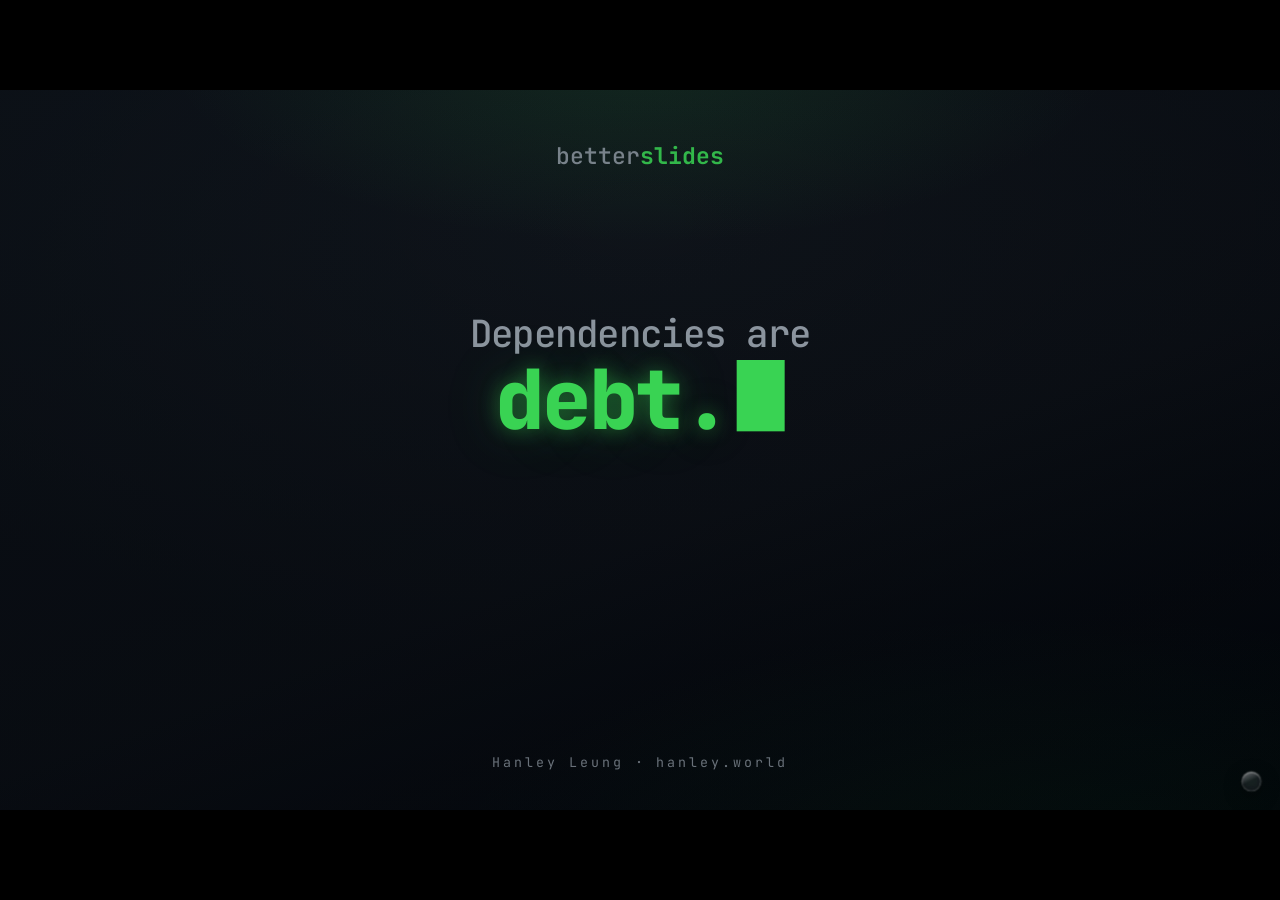
<file: demo/terminal/index.html>
<!DOCTYPE html>
<html lang="en">
<head>
<meta charset="UTF-8">
<meta name="viewport" content="width=device-width, initial-scale=1">
<title>Dependencies are debt</title>
<meta name="description" content="Every dependency is a promise someone else has to keep. The case for the single file that still runs in ten years.">
<link rel="canonical" href="https://hanley-tech.github.io/better-slides/demo/terminal/">
<!-- Open Graph / WhatsApp / iMessage / Facebook -->
<meta property="og:type" content="website">
<meta property="og:site_name" content="better-slides">
<meta property="og:url" content="https://hanley-tech.github.io/better-slides/demo/terminal/">
<meta property="og:title" content="Dependencies are debt">
<meta property="og:description" content="Every dependency is a promise someone else has to keep. The case for the single file that still runs in ten years.">
<meta property="og:image" content="https://hanley-tech.github.io/better-slides/demo/terminal/og.jpg">
<meta property="og:image:type" content="image/jpeg">
<meta property="og:image:width" content="1280">
<meta property="og:image:height" content="720">
<!-- Twitter -->
<meta name="twitter:card" content="summary_large_image">
<meta name="twitter:title" content="Dependencies are debt">
<meta name="twitter:description" content="Every dependency is a promise someone else has to keep. The case for the single file that still runs in ten years.">
<meta name="twitter:image" content="https://hanley-tech.github.io/better-slides/demo/terminal/og.jpg">

<!-- ════════════════════════════════════════════════════════════════════
     THEME  ·  the only brand-specific part — swap this whole block.
     Terminal style — see performance-styles/terminal/design.md
     ════════════════════════════════════════════════════════════════════ -->
<link rel="preconnect" href="https://fonts.googleapis.com">
<link rel="preconnect" href="https://fonts.gstatic.com" crossorigin>
<link href="https://fonts.googleapis.com/css2?family=JetBrains+Mono:wght@400;500;700;800&display=swap" rel="stylesheet">
<style id="theme">
  :root{
    --ink:#E6EDF3; --bg:#0D1117; --black:#010409;
    --blue:#39D353; --cyan:#39D353; --deep:#26A641;   /* green carries the accent role */
    --gold:#D29922; --amber:#D29922;                  /* the once-per-deck warning */
    --mono:"JetBrains Mono","SF Mono",ui-monospace,monospace;
    --p0:#0D1117; --p1:#10161D; --p2:#0E2417; --p3:#0A0E14; --p4:#0D1117; --p5:#10161D;
    --panel:#161B22; --muted:#8B949E; --line:#21262D;
  }
</style>
<style id="terminal-overrides">
  /* Terminal: mono everything, green is the only accent, terminal corners not bubbles. */
  .title-hero .bgimg{background:
    radial-gradient(60% 44% at 50% -6%, rgba(57,211,83,.13), transparent 62%),
    radial-gradient(80% 60% at 84% 110%, rgba(38,166,65,.10), transparent 62%),
    linear-gradient(160deg,#10161D 0%,#0D1117 58%,#010409 100%)}
  .title-hero .bgimg::before{display:none}
  .title-hero .bgimg::after{background:radial-gradient(76% 66% at 50% 18%, transparent, rgba(1,4,9,.4) 94%)}
  .title-hero .glow{color:var(--blue);text-shadow:0 0 30px rgba(57,211,83,.45),0 0 90px rgba(57,211,83,.22)}
  .title-hero .brandlock .lockwm{font-weight:500;color:var(--muted);letter-spacing:0}
  .title-hero .brandlock .lockwm b{color:var(--blue);font-weight:700}
  .title-hero .title-foot{letter-spacing:.22em;text-transform:none;color:var(--muted)}
  /* kickers are comments */
  .badge{text-transform:none;letter-spacing:0;color:var(--muted);font-weight:500;
    font-size:clamp(13px,2.6cqmin,30px);margin-bottom:3cqmin}
  .badge::before{content:"#";color:var(--muted);opacity:.7;margin-right:.6ch}
  h1,h2{font-weight:800;letter-spacing:-.02em}
  h2{font-size:clamp(32px,7cqmin,118px);line-height:1.05}
  .mega{color:var(--blue);font-weight:800;letter-spacing:-.04em;line-height:.9;
    font-size:clamp(64px,19cqmin,360px);text-shadow:0 0 70px rgba(57,211,83,.28)}
  .sub{font-weight:400;font-size:clamp(16px,3cqmin,38px);line-height:1.5;color:var(--muted);margin-top:3cqmin}
  .sub b{color:var(--ink);font-weight:700}
  /* green highlight — flat, never a bubble; never on long prose */
  .hl{background:none;color:var(--blue);padding:0;border-radius:0}
  .strike::after{background:var(--muted)}
  .brandmark .wm{font-weight:500;color:var(--muted);letter-spacing:0}
  .brandmark .wm b{color:var(--blue)}
  .tiny{text-transform:none;letter-spacing:.02em;color:var(--muted);opacity:1;font-weight:400}
  /* the cursor — the heartbeat. Title and the final line only. */
  .cur{display:inline-block;width:.58em;height:.86em;background:var(--blue);
    margin-left:.1em;vertical-align:-.02em;animation:blink 1.06s steps(1) infinite}
  @keyframes blink{50%{opacity:0}}
  /* terminal log panel */
  .term{margin-top:2.6cqmin;width:100%;max-width:94%;background:var(--panel);
    border:1px solid var(--line);border-radius:8px;padding:2.4cqmin 3cqmin;
    font-size:clamp(11px,2.05cqmin,25px);line-height:1.8;color:var(--muted);
    overflow:hidden}
  .term .tl{display:block;white-space:pre;text-overflow:ellipsis;overflow:hidden}
  .term .p{color:var(--blue)}
  .term .w{color:var(--amber)}
  .term .k{color:var(--ink)}
  .slide.active .term .tl{animation:pop .34s cubic-bezier(.2,1.1,.3,1) backwards}
  .slide.active .term .tl:nth-child(2){animation-delay:.09s}
  .slide.active .term .tl:nth-child(3){animation-delay:.18s}
  .slide.active .term .tl:nth-child(4){animation-delay:.27s}
  .slide.active .term .tl:nth-child(5){animation-delay:.36s}
  .slide.active .term .tl:nth-child(6){animation-delay:.45s}
  .slide.active .term .tl:nth-child(7){animation-delay:.54s}
  /* panels: terminal corners, 1px hairlines, no bubbles, no shadows */
  .mock{border-radius:8px;box-shadow:none;border:1px solid var(--line)}
  .mock .tag{border-radius:4px;font-weight:700;letter-spacing:0}
  .mock.bad{background:var(--panel);color:var(--muted);padding:3.4cqmin 3cqmin;gap:.5cqmin}
  .mock.bad .tag{background:rgba(139,148,158,.14);color:var(--muted)}
  .mock.bad h4{color:var(--ink);font-weight:700;font-size:clamp(12px,2.2cqmin,26px)}
  .mock.bad ul{list-style:none;margin:1.4cqmin 0 0}
  .mock.bad li{font-size:clamp(9px,1.75cqmin,21px);opacity:.85;line-height:1.65;white-space:nowrap;overflow:hidden;text-overflow:ellipsis}
  .mock.good{background:var(--panel);border:1px solid rgba(57,211,83,.34)}
  .mock.good .tag{background:rgba(57,211,83,.14);color:var(--blue)}
  .mock.good .big{color:var(--blue);font-weight:800;letter-spacing:-.03em}
  .mock.good .cap2{color:var(--muted);font-weight:400;opacity:1}
  /* the close: a command, not a button */
  .actbtn{background:var(--panel);border:1px solid rgba(57,211,83,.42);color:var(--blue);
    border-radius:8px;box-shadow:none;font-weight:700;font-size:clamp(17px,3.9cqmin,54px);
    padding:1.8cqmin 3cqmin}
  .actstep{background:var(--panel);border:1px solid var(--line);border-radius:8px;
    font-weight:400;color:var(--muted);font-size:clamp(12px,2.1cqmin,25px)}
  .actstep b{color:var(--blue);font-weight:700}
  .slide.photo .pic::after{background:
    linear-gradient(90deg,rgba(13,17,23,.94) 0%,rgba(13,17,23,.7) 32%,rgba(13,17,23,.12) 62%,transparent 80%),
    linear-gradient(0deg,rgba(13,17,23,.92) 6%,rgba(13,17,23,.3) 44%,transparent 80%)}
  .fab.on{background:rgba(57,211,83,.2);border-color:rgba(57,211,83,.5)}
  .menu{background:rgba(13,17,23,.72);border-color:var(--line)}
  .menu .navi.on{background:rgba(57,211,83,.14)}
  .menu .wm b{color:var(--blue)}
</style>
<!-- ═══════════════════════ END THEME ═══════════════════════ -->

<style>
  *{box-sizing:border-box;margin:0;padding:0}
  html,body{height:100%;overflow:hidden}
  body{font-family:var(--mono);color:var(--ink);background:#000;-webkit-font-smoothing:antialiased}
  /* fixed 1920×1080 stage, scaled to fit, letterboxed */
  #stage{position:fixed;top:50%;left:50%;width:1920px;height:1080px;transform:translate(-50%,-50%) scale(var(--scale,1));transform-origin:center center;container-type:size;overflow:hidden;background:var(--bg)}
  .bg{position:fixed;inset:-20%;z-index:0;filter:blur(70px);opacity:.42;transition:background 1.2s ease}
  .bg::after{content:"";position:absolute;inset:0;
    background:
      radial-gradient(40% 50% at 18% 22%, var(--g1), transparent 60%),
      radial-gradient(45% 55% at 82% 30%, var(--g2), transparent 60%),
      radial-gradient(55% 60% at 50% 88%, var(--g3), transparent 62%);
    animation:swirl 14s ease-in-out infinite alternate}
  @keyframes swirl{0%{transform:translate3d(0,0,0) scale(1) rotate(0)}100%{transform:translate3d(3%,-3%,0) scale(1.12) rotate(8deg)}}
  .grain{position:fixed;inset:0;z-index:1;pointer-events:none;opacity:.05;
    background-image:url("data:image/svg+xml;utf8,<svg xmlns='http://www.w3.org/2000/svg' width='80' height='80'><filter id='n'><feTurbulence type='fractalNoise' baseFrequency='0.85' numOctaves='2'/></filter><rect width='80' height='80' filter='url(%23n)'/></svg>")}
  .deck{position:relative;z-index:2;height:100cqh;width:100cqw}
  .slide{position:absolute;inset:0;display:none;flex-direction:column;justify-content:center;padding:7cqmin 9cqmin}
  .slide.active{display:flex}
  .slide.active .pop{animation:pop .38s cubic-bezier(.2,1,.3,1) backwards}
  .slide.active .pop:nth-child(2){animation-delay:.07s}
  .slide.active .pop:nth-child(3){animation-delay:.14s}
  .slide.active .pop:nth-child(4){animation-delay:.21s}
  .slide.active .pop:nth-child(5){animation-delay:.28s}
  @keyframes pop{from{opacity:0;transform:translateY(14px)}to{opacity:1;transform:none}}
  .slide.active .slam{animation:slam .42s cubic-bezier(.2,1.1,.3,1) .06s backwards}
  @keyframes slam{0%{opacity:0;transform:scale(1.22)}62%{opacity:1;transform:scale(.99)}100%{transform:scale(1)}}
  .badge{display:inline-flex;align-items:center;align-self:flex-start;font-family:var(--mono);line-height:1.2}
  h1{font-size:clamp(42px,9.5cqmin,168px);line-height:1;font-weight:800;letter-spacing:-.02em}
  h2{font-size:clamp(38px,8.4cqmin,140px);line-height:1;font-weight:800;letter-spacing:-.02em}
  .mega{font-size:clamp(70px,22cqmin,420px);font-weight:800;line-height:.82;letter-spacing:-.04em}
  .sub{font-size:clamp(20px,3.7cqmin,48px);line-height:1.42;margin-top:4cqmin;max-width:24ch}
  .tiny{font-family:var(--mono);font-size:clamp(13px,2.1cqmin,24px);font-weight:600}
  .strike{position:relative;opacity:.5}
  .strike::after{content:"";position:absolute;left:-2%;right:-2%;top:52%;height:.1em;background:var(--blue)}
  /* liquid-glass control dot + popup */
  .fab{position:fixed;bottom:2.6cqmin;right:2.6cqmin;z-index:7;width:30px;height:30px;border-radius:50%;display:flex;align-items:center;justify-content:center;cursor:pointer;
    background:rgba(255,255,255,.09);-webkit-backdrop-filter:blur(18px) saturate(180%);backdrop-filter:blur(18px) saturate(180%);
    border:1px solid rgba(255,255,255,.22);
    box-shadow:0 8px 28px rgba(0,0,0,.4),inset 0 1px 1px rgba(255,255,255,.45),inset 0 -3px 8px rgba(0,0,0,.22);
    transition:transform .3s cubic-bezier(.2,1,.3,1),background .3s}
  .fab::before{content:"";position:absolute;inset:0;border-radius:50%;background:linear-gradient(155deg,rgba(255,255,255,.4),transparent 48%);pointer-events:none}
  .fab:hover{transform:scale(1.08);background:rgba(255,255,255,.14)}
  .fab:active{transform:scale(.95)}
  .menu{position:fixed;bottom:7cqmin;right:2.6cqmin;z-index:7;display:flex;flex-direction:column;min-width:274px;max-height:80cqh;padding:12px;border-radius:10px;font-family:var(--mono);color:var(--ink);
    -webkit-backdrop-filter:blur(28px) saturate(180%);backdrop-filter:blur(28px) saturate(180%);
    border:1px solid rgba(255,255,255,.18);
    box-shadow:0 20px 54px rgba(0,0,0,.55);
    opacity:0;transform:translateY(12px) scale(.95);transform-origin:bottom right;pointer-events:none;transition:.3s cubic-bezier(.2,1,.3,1)}
  .menu.open{opacity:1;transform:none;pointer-events:auto}
  .menu .wm{font-size:13px;font-weight:500;opacity:.85;padding:4px 8px 2px}
  .menu .prog{display:flex;align-items:center;gap:10px;padding:10px 8px 12px}
  .menu .bar{flex:1;height:6px;border-radius:99px;background:rgba(255,255,255,.16);overflow:hidden}
  .menu .bar span{display:block;height:100%;border-radius:99px;background:var(--blue);transition:width .35s ease}
  .menu .count{font-size:12px;font-weight:500;opacity:.7;min-width:48px;text-align:right}
  .menu .acts{display:flex;gap:6px;margin:6px 0 2px}
  .menu .act{flex:1;display:flex;align-items:center;justify-content:center;padding:9px 0;border-radius:6px;border:1px solid rgba(255,255,255,.12);background:rgba(255,255,255,.05);color:var(--ink);font-size:16px;line-height:1;cursor:pointer;transition:background .15s}
  .menu .act:hover{background:rgba(255,255,255,.14)}
  .menu .nav{flex:1;min-height:0;overflow-y:auto;margin-top:8px;padding-top:8px;border-top:1px solid rgba(255,255,255,.12);display:flex;flex-direction:column;gap:1px}
  .menu .nav::-webkit-scrollbar{width:6px}
  .menu .nav::-webkit-scrollbar-thumb{background:rgba(255,255,255,.22);border-radius:3px}
  .menu .navi{display:flex;align-items:center;gap:9px;padding:7px 10px;border-radius:6px;border:none;background:transparent;color:var(--ink);font-family:var(--mono);font-weight:500;font-size:11.5px;cursor:pointer;text-align:left;transition:background .15s}
  .menu .navi:hover{background:rgba(255,255,255,.1)}
  .menu .navi .n{opacity:.45;min-width:20px}
  .menu .navi.on .n{opacity:1;color:var(--blue)}
  .menu .navi .t{white-space:nowrap;overflow:hidden;text-overflow:ellipsis}
  /* persistent corner brand lockup (hidden on slide 1) */
  .brandmark{position:fixed;top:3cqmin;left:3.6cqmin;z-index:5;display:flex;align-items:center;gap:9px;pointer-events:none;opacity:.95}
  .brandmark .wm{font-family:var(--mono);font-size:clamp(13px,2.1cqmin,21px)}
  body.first .brandmark{opacity:0}
  /* full-bleed close slide */
  .slide.photo{padding:0;justify-content:flex-end}
  .slide.photo .pic{position:absolute;inset:0;z-index:0;background-size:cover;background-position:center;background-color:var(--bg)}
  .slide.photo .pic::after{content:"";position:absolute;inset:0}
  .slide.photo .cap{position:relative;z-index:1;width:100%;padding:7cqmin 9cqmin}
  .slide.photo .cap h1{line-height:1.1}
  /* mini-slide before/after mockups (eye candy) */
  .bca{display:flex;gap:3.4cqmin;margin-top:3.4cqmin;width:100%;align-items:stretch}
  .mock{flex:1;overflow:hidden;display:flex;flex-direction:column;position:relative;aspect-ratio:16/9}
  .mock .tag{position:absolute;top:1.4cqmin;right:1.4cqmin;font-family:var(--mono);font-size:clamp(9px,1.6cqmin,17px);padding:.3em .7em;z-index:2}
  .mock.bad{justify-content:center}
  .mock.bad ul{display:flex;flex-direction:column;gap:.5cqmin}
  .mock.good{color:var(--ink);align-items:center;justify-content:center;text-align:center;padding:3cqmin}
  .mock.good .big{font-size:clamp(30px,8cqmin,96px);line-height:.9}
  .mock.good .cap2{font-size:clamp(10px,1.9cqmin,21px);margin-top:1.4cqmin}
  .slide.active .mock{animation:pop .4s cubic-bezier(.2,1.1,.3,1) backwards}
  .slide.active .mock:nth-child(2){animation-delay:.12s}
  /* action card (the close) */
  .actcard{margin-top:3.4cqmin;display:flex;flex-direction:column;gap:2.4cqmin;align-items:flex-start;width:100%}
  .actbtn{display:inline-flex;align-items:center;gap:1.2ch}
  .slide.active .actbtn{animation:slam .45s cubic-bezier(.2,1.1,.3,1) .22s backwards}
  .actsteps{display:flex;gap:1.4cqmin;flex-wrap:wrap}
  .actstep{display:flex;align-items:center;gap:1ch;padding:1.1cqmin 2cqmin}
  .slide.active .actstep{animation:pop .4s cubic-bezier(.2,1.1,.3,1) backwards}
  .slide.active .actstep:nth-child(2){animation-delay:.1s}
  .slide.active .actstep:nth-child(3){animation-delay:.2s}
  /* title slide */
  .slide .bgimg{position:absolute;inset:0;z-index:0;background-size:cover;background-position:center}
  .slide .bgimg::after{content:"";position:absolute;inset:0}
  .slide.hasbg>:not(.bgimg){position:relative;z-index:1}
  .title-hero{align-items:center;justify-content:flex-start;text-align:center}
  .title-hero .t-sm{display:block;font-size:clamp(24px,5.2cqmin,70px);font-weight:500;line-height:1;color:var(--muted);margin-bottom:.22em}
  .title-hero .t-mega{display:block;font-size:clamp(44px,11.5cqmin,164px);font-weight:800;line-height:.96;letter-spacing:-.04em}
  .title-hero .brandlock{z-index:1;display:flex;flex-direction:column;align-items:center;opacity:.85}
  .title-hero .brandlock .lockwm{font-family:var(--mono);font-size:clamp(16px,3.2cqmin,36px)}
  .title-hero .title-foot{position:absolute!important;bottom:5.5cqmin;left:0;right:0;z-index:2;font-family:var(--mono);font-weight:400;font-size:clamp(11px,2cqmin,20px);opacity:.75}
  .title-hero h1{margin:20cqmin 0 0}
  body.muted .fab.sounding,#soundbtn.off{opacity:.5}
  /* inline edit mode — press E, click any text, Ctrl/Cmd+S to save the file */
  body.editing .slide.active{outline:2px dashed rgba(255,255,255,.28);outline-offset:-10px;cursor:text}
  body.editing .fab{background:rgba(210,153,34,.25);border-color:rgba(210,153,34,.5)}
  @media (prefers-reduced-motion: reduce){
    .bg::after,.slide.active .pop,.slide.active .slam,.slide.active .mock,.slide.active .actbtn,
    .slide.active .actstep,.slide.active .term .tl,.cur{animation:none!important}
    .bg{transition:none}
  }
  @media print{
    html,body{height:auto;overflow:visible;background:var(--bg)}
    .bg,.grain,.fab,.menu,.brandmark{display:none!important}
    .deck{height:auto}
    .slide{position:static!important;display:flex!important;min-height:90cqh;page-break-after:always;padding:8cqmin}
    .slide .pop,.slide .slam,.cur{animation:none!important}
    .bg::after{display:none}
    section.slide{background:var(--bg)}
  }
</style>
</head>
<body>
<div id="stage">
<div class="bg" id="bg"></div>
<div class="grain"></div>

<div class="deck" id="deck">

  <!-- 1 · TITLE — type-on headline, blinking cursor -->
  <section class="slide active hasbg title-hero" data-nav="Title">
    <div class="bgimg"></div>
    <div class="brandlock pop">
      <span class="lockwm">better<b>slides</b></span>
    </div>
    <h1 class="pop">
      <span class="t-sm">Dependencies are</span>
      <span class="t-mega"><span class="glow" id="typed" data-type="debt."></span><span class="cur"></span></span>
    </h1>
    <div class="title-foot pop">Hanley Leung · hanley.world</div>
  </section>

  <!-- 2 · THE STORY — the one amber beat in the deck -->
  <section class="slide" data-nav="03:14">
    <span class="badge pop">03:14, a tuesday</span>
    <h2 class="pop">It wasn't <span class="hl">our code.</span></h2>
    <div class="term pop">
      <span class="tl"><span class="p">$</span> kubectl logs api-7f9c --tail=6</span>
      <span class="tl"><span class="k">Error: Cannot find module 'strip-ansi-cjs'</span></span>
      <span class="tl">    at require (node:internal/modules/cjs/loader:1143)</span>
      <span class="tl">    at Object.&lt;anonymous&gt; (/app/node_modules/…/index.js:3)</span>
      <span class="tl"><span class="w">WARN  package unpublished from the registry 6h ago</span></span>
      <span class="tl">    process exited with code 1</span>
    </div>
    <div class="sub pop" style="max-width:56ch">Four years of uptime, ended by a package <b>nobody on the team had ever chosen.</b></div>
  </section>

  <!-- 3 · THE ONE IDEA -->
  <section class="slide" data-nav="The premise">
    <span class="badge pop">the premise</span>
    <h2 class="slam" style="font-size:clamp(28px,6.2cqmin,102px);max-width:22ch">Every dependency is a promise <span class="hl">someone else has to keep.</span></h2>
    <div class="sub pop" style="max-width:52ch">You didn't borrow code. You borrowed a maintainer's attention — and it isn't in your budget.</div>
  </section>

  <!-- 4 · HERO NUMBER (the money slide — square-wave chime lands here) -->
  <section class="slide" style="align-items:center;text-align:center" data-nav="1,247">
    <span class="badge pop" style="align-self:center">what you actually shipped</span>
    <div class="mega slam">1,247</div>
    <div class="sub pop" style="max-width:46ch;align-self:center;text-align:center">transitive packages behind a 400-line service.<br><b>You read zero of them.</b> So did your reviewer.</div>
  </section>

  <!-- 5 · PROOF — log dump vs. one green line -->
  <section class="slide" data-nav="Same job">
    <span class="badge pop">same job, ten years apart</span>
    <h2 class="pop" style="font-size:clamp(26px,5.8cqmin,94px)">One of these still <span class="hl">runs in 2036.</span></h2>
    <div class="bca">
      <div class="mock bad">
        <span class="tag">inherited</span>
        <h4>node_modules/</h4>
        <ul>
          <li>├── 1,247 packages, 41 direct</li>
          <li>├── 9 postinstall scripts you never read</li>
          <li>├── 3 packages with one maintainer</li>
          <li>├── 1 unpublished last night</li>
          <li>├── lockfile: 18,402 lines</li>
          <li>└── audit: 14 vulnerabilities (4 high)</li>
        </ul>
      </div>
      <div class="mock good">
        <span class="tag">written</span>
        <div class="big">0 deps.<br>1 file.</div>
        <div class="cap2">400 lines you can read in an hour</div>
      </div>
    </div>
  </section>

  <!-- 6 · THE LANDING + don't-vanish -->
  <section class="slide photo" data-nav="Tonight">
    <div class="pic" style="background:radial-gradient(70% 60% at 22% 40%, #0E2417, #0D1117 62%, #010409)"></div>
    <div class="cap">
      <span class="badge pop">tonight, five minutes</span>
      <h1 class="pop">Pay one back.<span class="cur"></span></h1>
      <div class="actcard">
        <div class="actbtn"><span>$ npm ls --all | wc -l</span></div>
        <div class="actsteps">
          <div class="actstep"><b>1</b> run it on your smallest service</div>
          <div class="actstep"><b>2</b> delete the one dep you could write in an hour</div>
          <div class="actstep"><b>3</b> done = the diff is smaller than the lockfile</div>
        </div>
      </div>
      <div class="tiny pop" style="margin-top:3.4cqmin">better-slides · by Hanley Leung · hanley.world</div>
    </div>
  </section>

</div>

<!-- corner brand lockup (hidden on slide 1). -->
<div class="brandmark"><span class="wm">better<b>slides</b></span></div>

<button class="fab" id="fab" aria-label="Deck controls"></button>
<div class="menu" id="menu">
  <div class="wm">better<b>slides</b> · Dependencies are debt</div>
  <div class="prog"><div class="bar"><span id="barfill"></span></div><div class="count" id="count">1 / 1</div></div>
  <div class="acts">
    <button class="act" data-act="prev" aria-label="Previous">‹</button>
    <button class="act" data-act="next" aria-label="Next">›</button>
    <button class="act" data-act="sound" id="soundbtn" aria-label="Toggle sound" title="Sound on/off">🔊</button>
    <button class="act" data-act="edit" aria-label="Edit text" title="Edit text (E)">✎</button>
    <button class="act" data-act="full" aria-label="Fullscreen">⛶</button>
    <button class="act" data-act="print" aria-label="Print">⎙</button>
  </div>
  <div class="nav" id="nav"></div>
</div>
</div>

<script>
  const stage=document.getElementById('stage');
  function fit(){const s=Math.min(innerWidth/1920,innerHeight/1080);stage.style.setProperty('--scale',s);}
  addEventListener('resize',fit);addEventListener('orientationchange',fit);fit();
  const reducedMotion=matchMedia('(prefers-reduced-motion: reduce)').matches;

  /* ── SOUND ─────────────────────────────────────────────────────
     Terminal's palette: a mechanical tick per beat, one square-wave chime
     on the hero number. No music — silence is more terminal.
     Synthesized via Web Audio, gesture-gated, never required. */
  let actx=null, soundOn=true;
  function audio(){ try{ return actx || (actx=new (window.AudioContext||window.webkitAudioContext)()); }catch(e){ return null; } }
  function resumeAudio(){ const a=audio(); if(a&&a.state==='suspended') a.resume(); }
  function blip(freq,dur,type,gain){
    if(!soundOn) return; const a=audio(); if(!a) return;
    const o=a.createOscillator(),g=a.createGain();
    o.type=type||'square'; o.frequency.value=freq;
    g.gain.setValueAtTime(0,a.currentTime);
    g.gain.linearRampToValueAtTime(gain||0.1,a.currentTime+0.005);
    g.gain.exponentialRampToValueAtTime(0.0001,a.currentTime+dur);
    o.connect(g).connect(a.destination); o.start(); o.stop(a.currentTime+dur);
  }
  const CUES={
    tick(){ if(!soundOn) return; const a=audio(); if(!a) return;
      const dur=0.03, buf=a.createBuffer(1,Math.floor(a.sampleRate*dur),a.sampleRate), d=buf.getChannelData(0);
      for(let n=0;n<d.length;n++){ const t=n/d.length; d[n]=(Math.random()*2-1)*Math.pow(1-t,3); }
      const src=a.createBufferSource(); src.buffer=buf;
      const f=a.createBiquadFilter(); f.type='bandpass'; f.frequency.value=2600; f.Q.value=1.2;
      const g=a.createGain(); g.gain.value=0.14;
      src.connect(f).connect(g).connect(a.destination); src.start(); },
    chime(){ blip(880,0.09,'square',0.09); setTimeout(()=>blip(1318.5,0.16,'square',0.07),90); }
  };
  function beat(name){ (CUES[name]||function(){})(); }

  const slides=[...document.querySelectorAll('.slide')];
  const cs=getComputedStyle(document.documentElement);
  const palette=['--p0','--p1','--p2','--p3','--p4','--p5'].map(v=>cs.getPropertyValue(v).trim()||'#0D1117');
  const themes=slides.map((_,n)=>[palette[n%6],palette[(n+2)%6],palette[(n+4)%6]]);
  const bg=document.getElementById('bg');
  const barfill=document.getElementById('barfill');
  const count=document.getElementById('count');
  const fab=document.getElementById('fab');
  const menu=document.getElementById('menu');
  const nav=document.getElementById('nav');
  const navTitle=s=>{
    if(s.dataset.nav) return s.dataset.nav;
    const b=s.querySelector('.badge'); if(b) return b.textContent.trim();
    const h=s.querySelector('h1,h2'); return h?h.textContent.replace(/\s+/g,' ').trim().slice(0,26):'Slide';
  };
  const navItems=slides.map((s,n)=>{
    const btn=document.createElement('button');
    btn.className='navi'; btn.dataset.go=n;
    btn.innerHTML='<span class="n"></span><span class="t"></span>';
    btn.querySelector('.n').textContent=String(n+1).padStart(2,'0');
    btn.querySelector('.t').textContent=navTitle(s);
    nav.appendChild(btn); return btn;
  });
  /* The type-on title: the headline prints, then the cursor keeps blinking. */
  let typeTimer=null;
  function typeOn(){
    const el=document.getElementById('typed'); if(!el) return;
    const text=el.dataset.type||'';
    clearTimeout(typeTimer);
    if(reducedMotion){ el.textContent=text; return; }
    el.textContent='';
    let n=0;
    (function step(){
      el.textContent=text.slice(0,++n);
      if(n<text.length) typeTimer=setTimeout(step,88);
    })();
  }
  let i=0, started=false;
  function show(n){
    i=Math.max(0,Math.min(slides.length-1,n));
    slides.forEach((s,x)=>s.classList.toggle('active',x===i));
    document.body.classList.toggle('first',i===0);
    barfill.style.width=((i+1)/slides.length*100)+'%';
    count.textContent=(i+1)+' / '+slides.length;
    navItems.forEach((b,x)=>b.classList.toggle('on',x===i));
    if(navItems[i]) navItems[i].scrollIntoView({block:'nearest'});
    const t=themes[i];
    bg.style.setProperty('--g1',t[0]);bg.style.setProperty('--g2',t[1]);bg.style.setProperty('--g3',t[2]);
    const hash='#'+(i+1);
    if(location.hash!==hash){try{history.replaceState(null,'',hash);}catch(e){location.hash=hash;}}
    // per-slide performance cues
    if(started) beat('tick');                                   // mechanical tick on every beat
    if(i===0) typeOn();                                         // the title prints itself
    if(slides[i].querySelector('.mega')) setTimeout(()=>beat('chime'),260);   // the hero number lands
    started=true;
  }
  function toggleFull(){document.fullscreenElement?document.exitFullscreen():document.documentElement.requestFullscreen()}
  function closeMenu(){menu.classList.remove('open');fab.classList.remove('on')}
  const soundbtn=document.getElementById('soundbtn');
  function toggleSound(){
    soundOn=!soundOn;
    document.body.classList.toggle('muted',!soundOn);
    if(soundbtn){ soundbtn.textContent=soundOn?'🔊':'🔇'; soundbtn.classList.toggle('off',!soundOn); }
    if(soundOn){ resumeAudio(); beat('tick'); }
  }
  /* ── INLINE EDITING — E toggles, Ctrl/Cmd+S downloads the edited file. */
  let editing=false;
  function toggleEdit(){
    editing=!editing;
    document.body.classList.toggle('editing',editing);
    document.querySelectorAll('.slide').forEach(s=>{
      if(editing) s.setAttribute('contenteditable','true');
      else s.removeAttribute('contenteditable');
    });
  }
  function saveDeck(){
    const doc=document.documentElement.cloneNode(true);
    doc.querySelectorAll('#nav').forEach(n=>n.innerHTML='');
    doc.querySelectorAll('[contenteditable]').forEach(n=>n.removeAttribute('contenteditable'));
    const b=doc.querySelector('body'); if(b) b.classList.remove('editing');
    const html='<!DOCTYPE html>\n'+doc.outerHTML;
    const a=document.createElement('a');
    a.href=URL.createObjectURL(new Blob([html],{type:'text/html'}));
    a.download=(location.pathname.split('/').pop())||'index.html';
    a.click();
  }
  document.addEventListener('keydown',e=>{
    if((e.metaKey||e.ctrlKey)&&(e.key==='s'||e.key==='S')){e.preventDefault();saveDeck();return;}
    if(editing){if(e.key==='Escape')toggleEdit();return;}
    if(e.key==='e'||e.key==='E'){toggleEdit();return;}
    resumeAudio();
    if(['ArrowRight','ArrowDown',' ','PageDown'].includes(e.key)){e.preventDefault();show(i+1)}
    if(['ArrowLeft','ArrowUp','PageUp'].includes(e.key)){e.preventDefault();show(i-1)}
    if(e.key==='Home')show(0);if(e.key==='End')show(slides.length-1);
    if(e.key==='f'||e.key==='F')toggleFull();
    if(e.key==='m'||e.key==='M')toggleSound();
    if(e.key==='p'||e.key==='P'){e.preventDefault();window.print()}
    if(e.key==='Escape')closeMenu();
  });
  fab.addEventListener('click',e=>{e.stopPropagation();const o=menu.classList.toggle('open');fab.classList.toggle('on',o)});
  menu.addEventListener('click',e=>{
    const g=e.target.closest('.navi');
    if(g){show(+g.dataset.go);closeMenu();return;}
    const b=e.target.closest('.act');if(!b)return;
    const a=b.dataset.act;
    if(a==='prev')show(i-1);
    else if(a==='next')show(i+1);
    else if(a==='sound')toggleSound();
    else if(a==='edit'){toggleEdit();closeMenu();}
    else if(a==='full')toggleFull();
    else if(a==='print')window.print();
  });
  let sx=null;
  addEventListener('touchstart',e=>sx=e.touches[0].clientX);
  addEventListener('touchend',e=>{if(sx===null)return;const dx=e.changedTouches[0].clientX-sx;if(Math.abs(dx)>50)show(i+(dx<0?1:-1));sx=null});
  addEventListener('click',e=>{
    resumeAudio();
    if(editing)return;
    if(e.target.closest('.fab')||e.target.closest('.menu'))return;
    if(menu.classList.contains('open')){closeMenu();return;}
    show(i+(e.clientX>innerWidth*.5?1:-1));
  });
  const slideFromHash=()=>{const n=parseInt((location.hash||'').slice(1),10);return (n>=1&&n<=slides.length)?n-1:0;};
  window.addEventListener('hashchange',()=>{const n=slideFromHash();if(n!==i)show(n);});
  show(slideFromHash());
</script>
</body>
</html>
</file>
